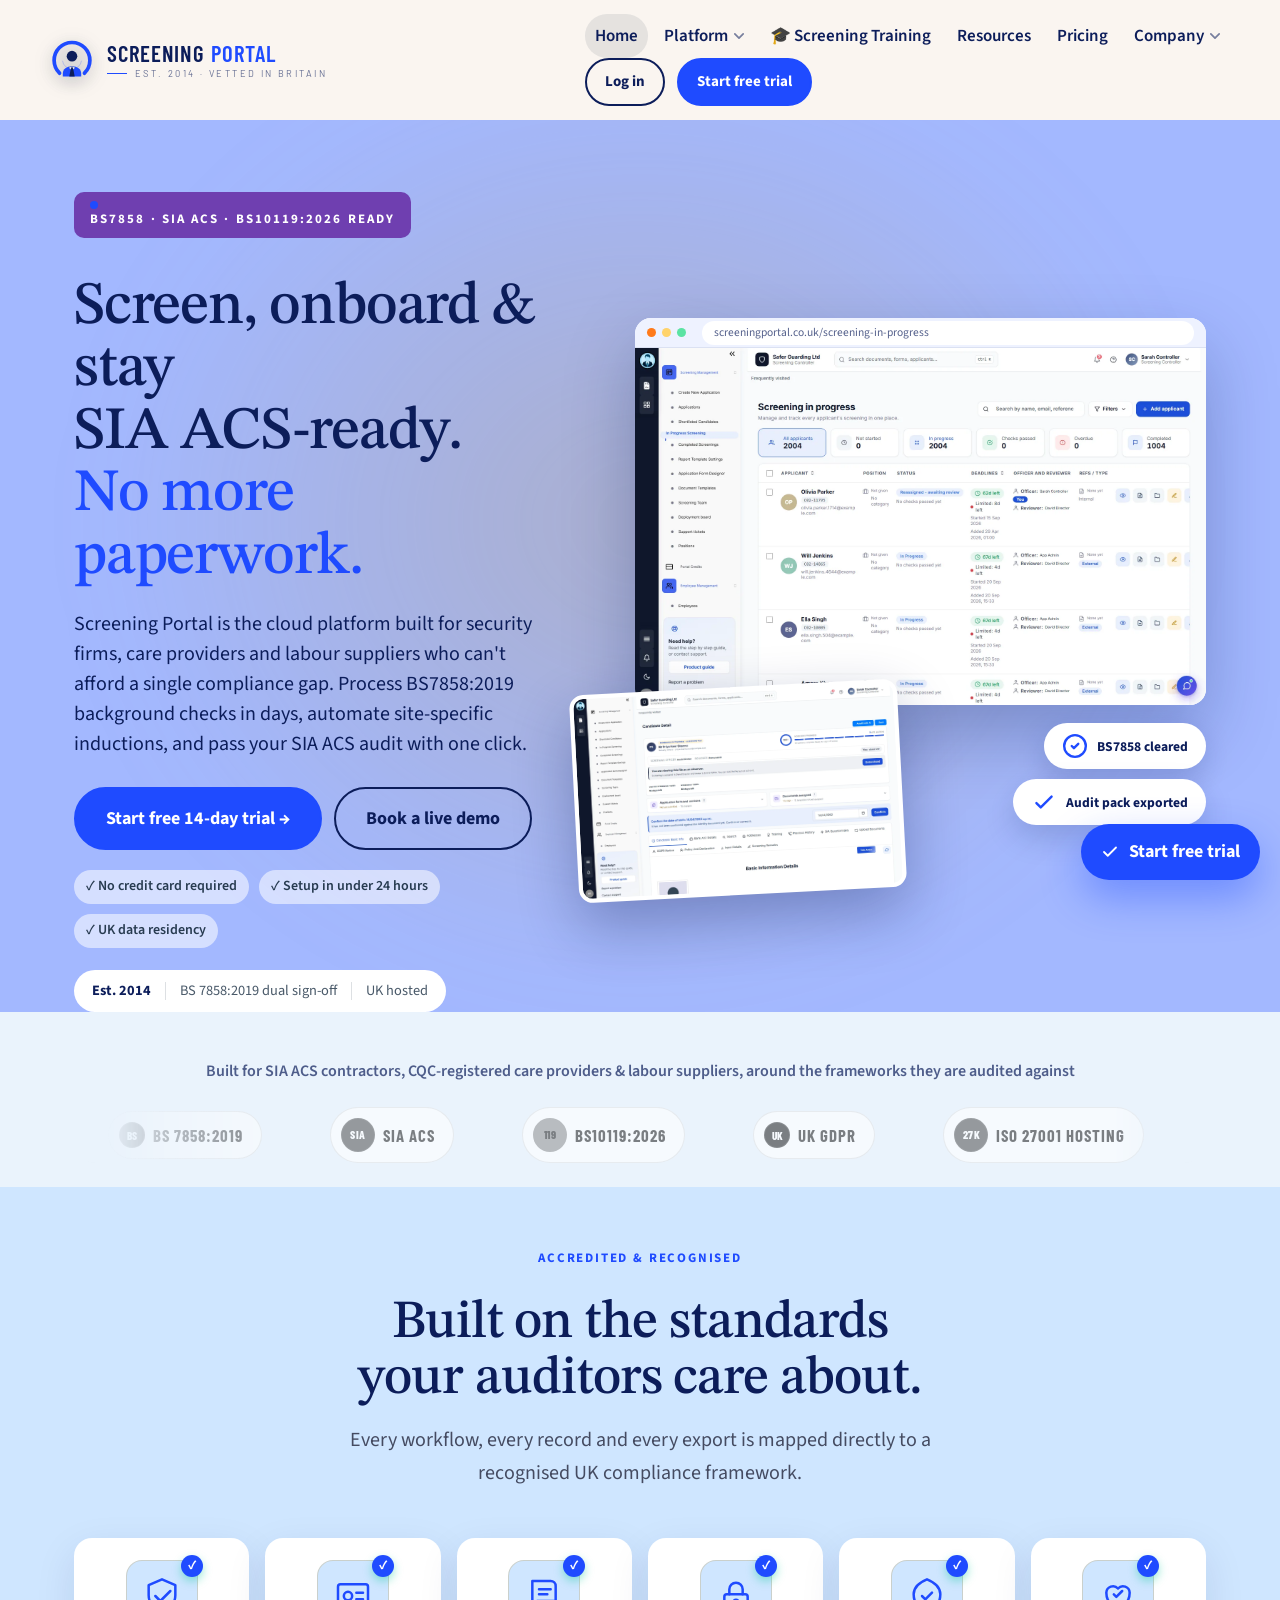
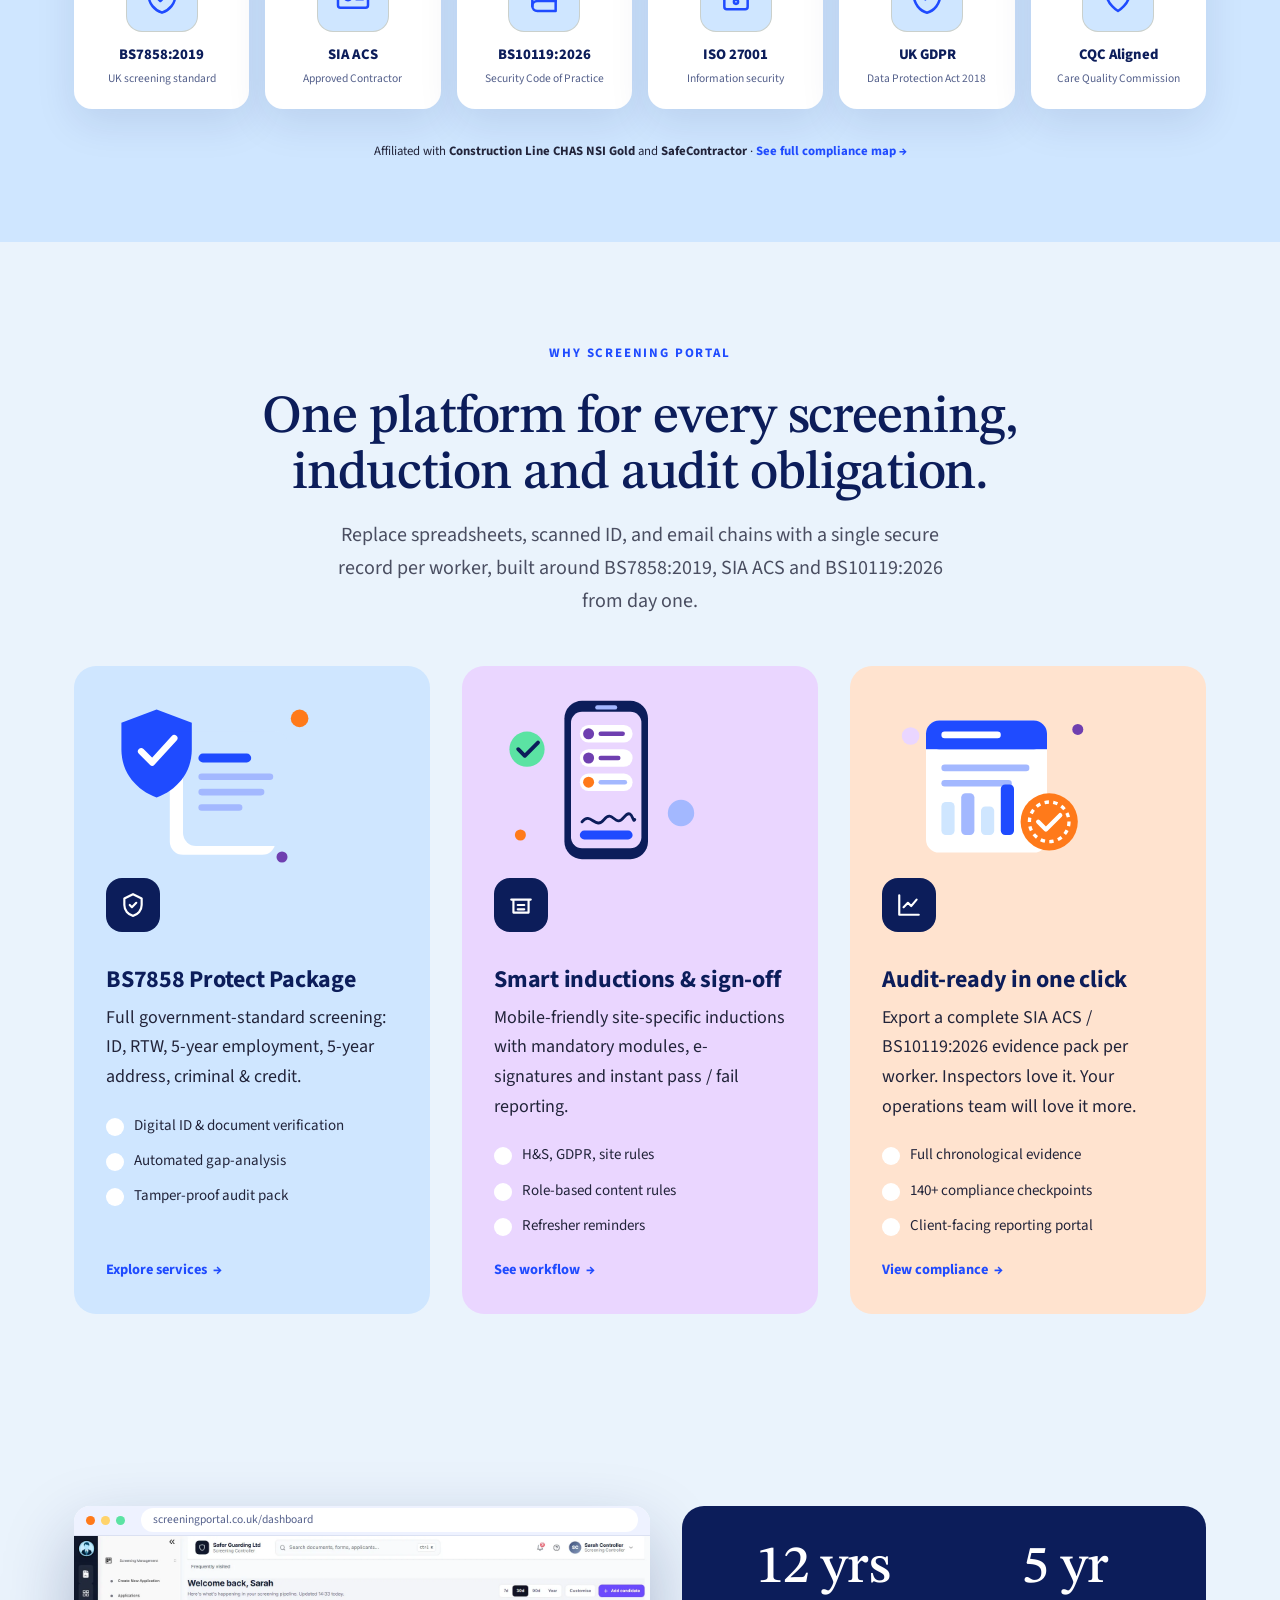
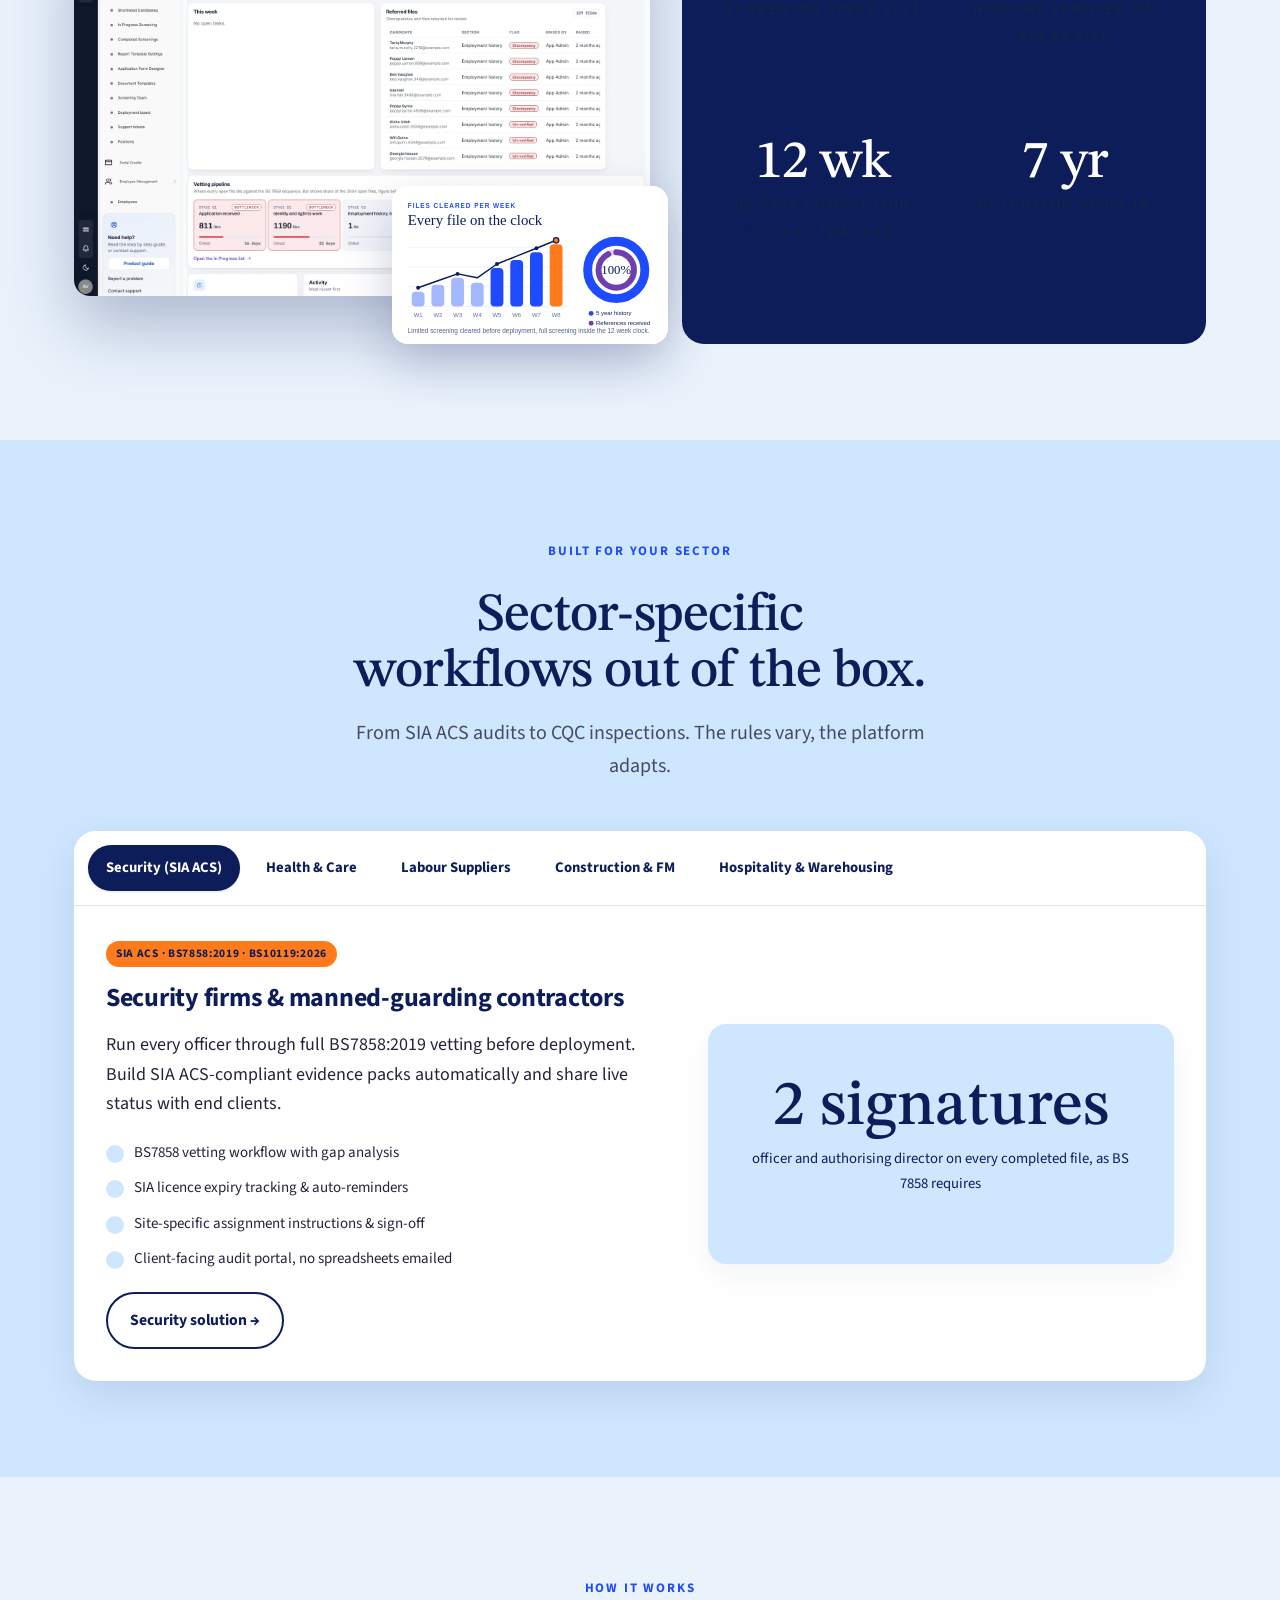
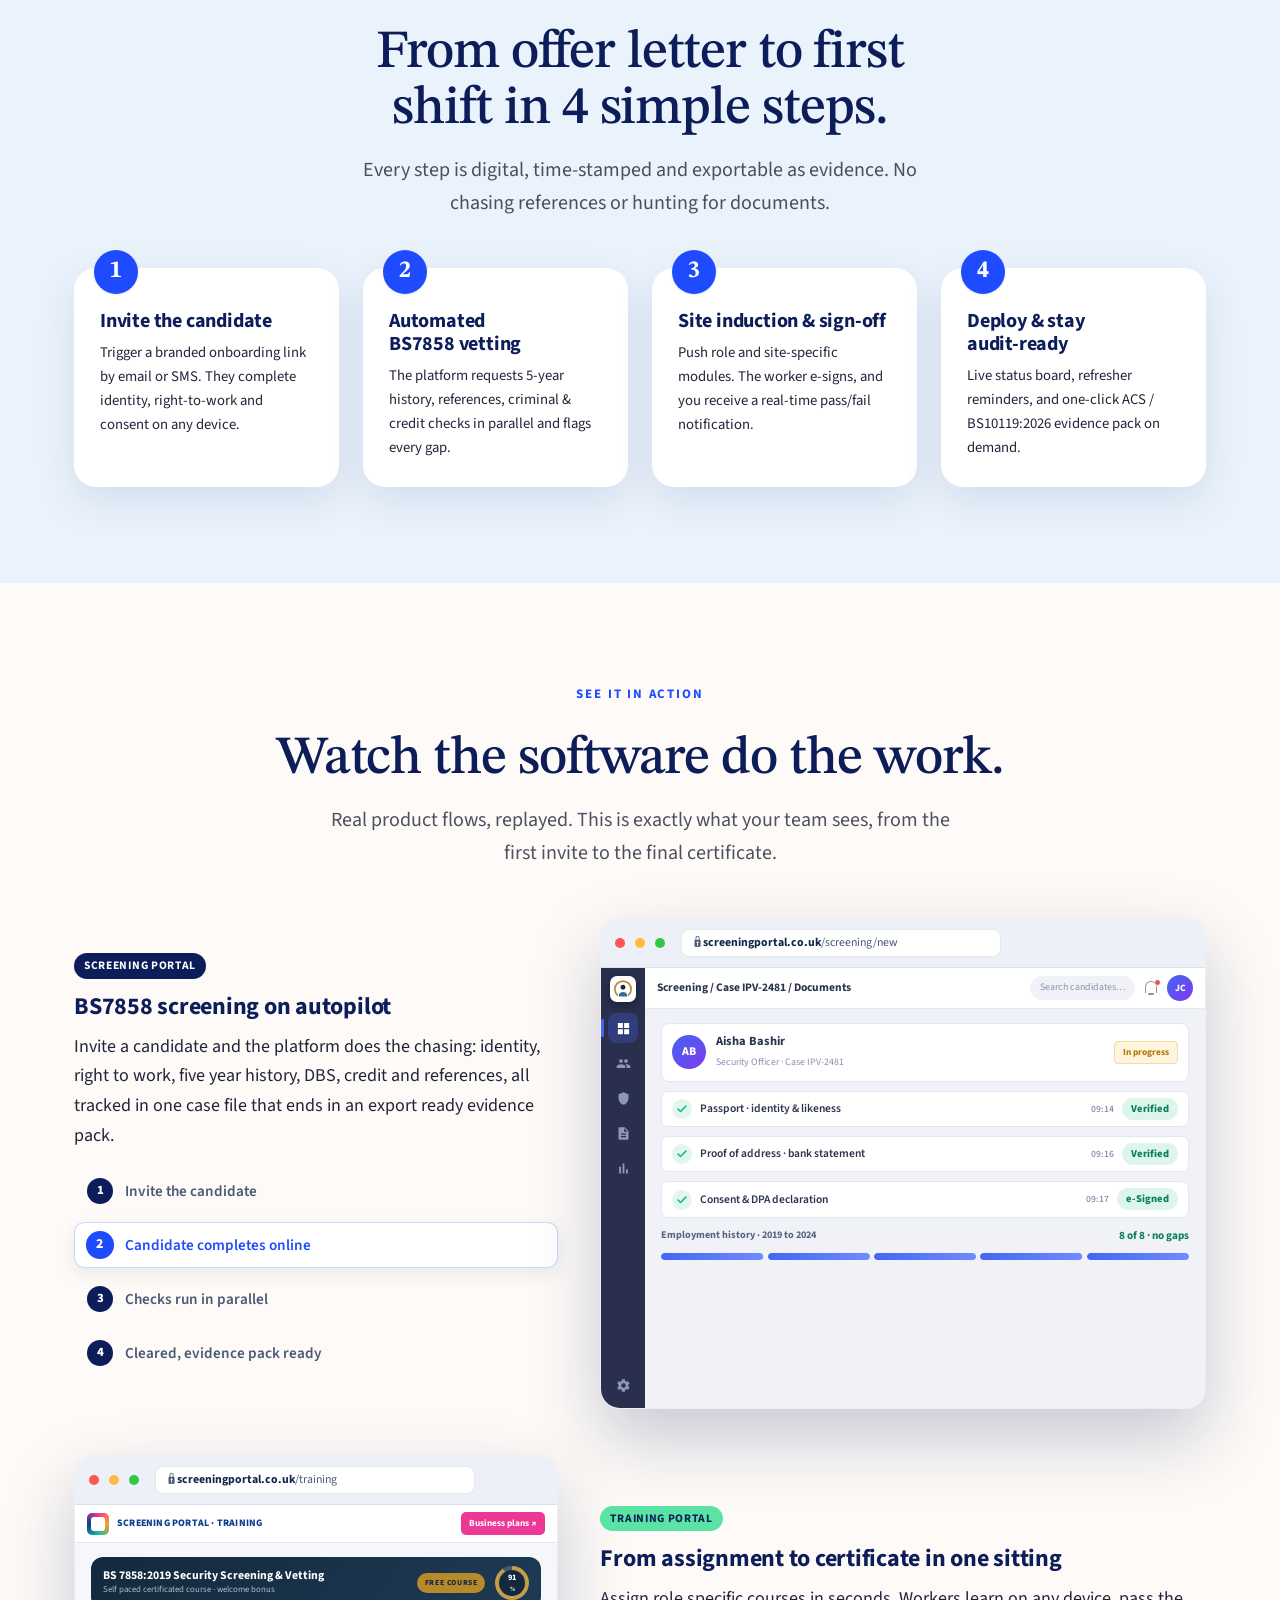
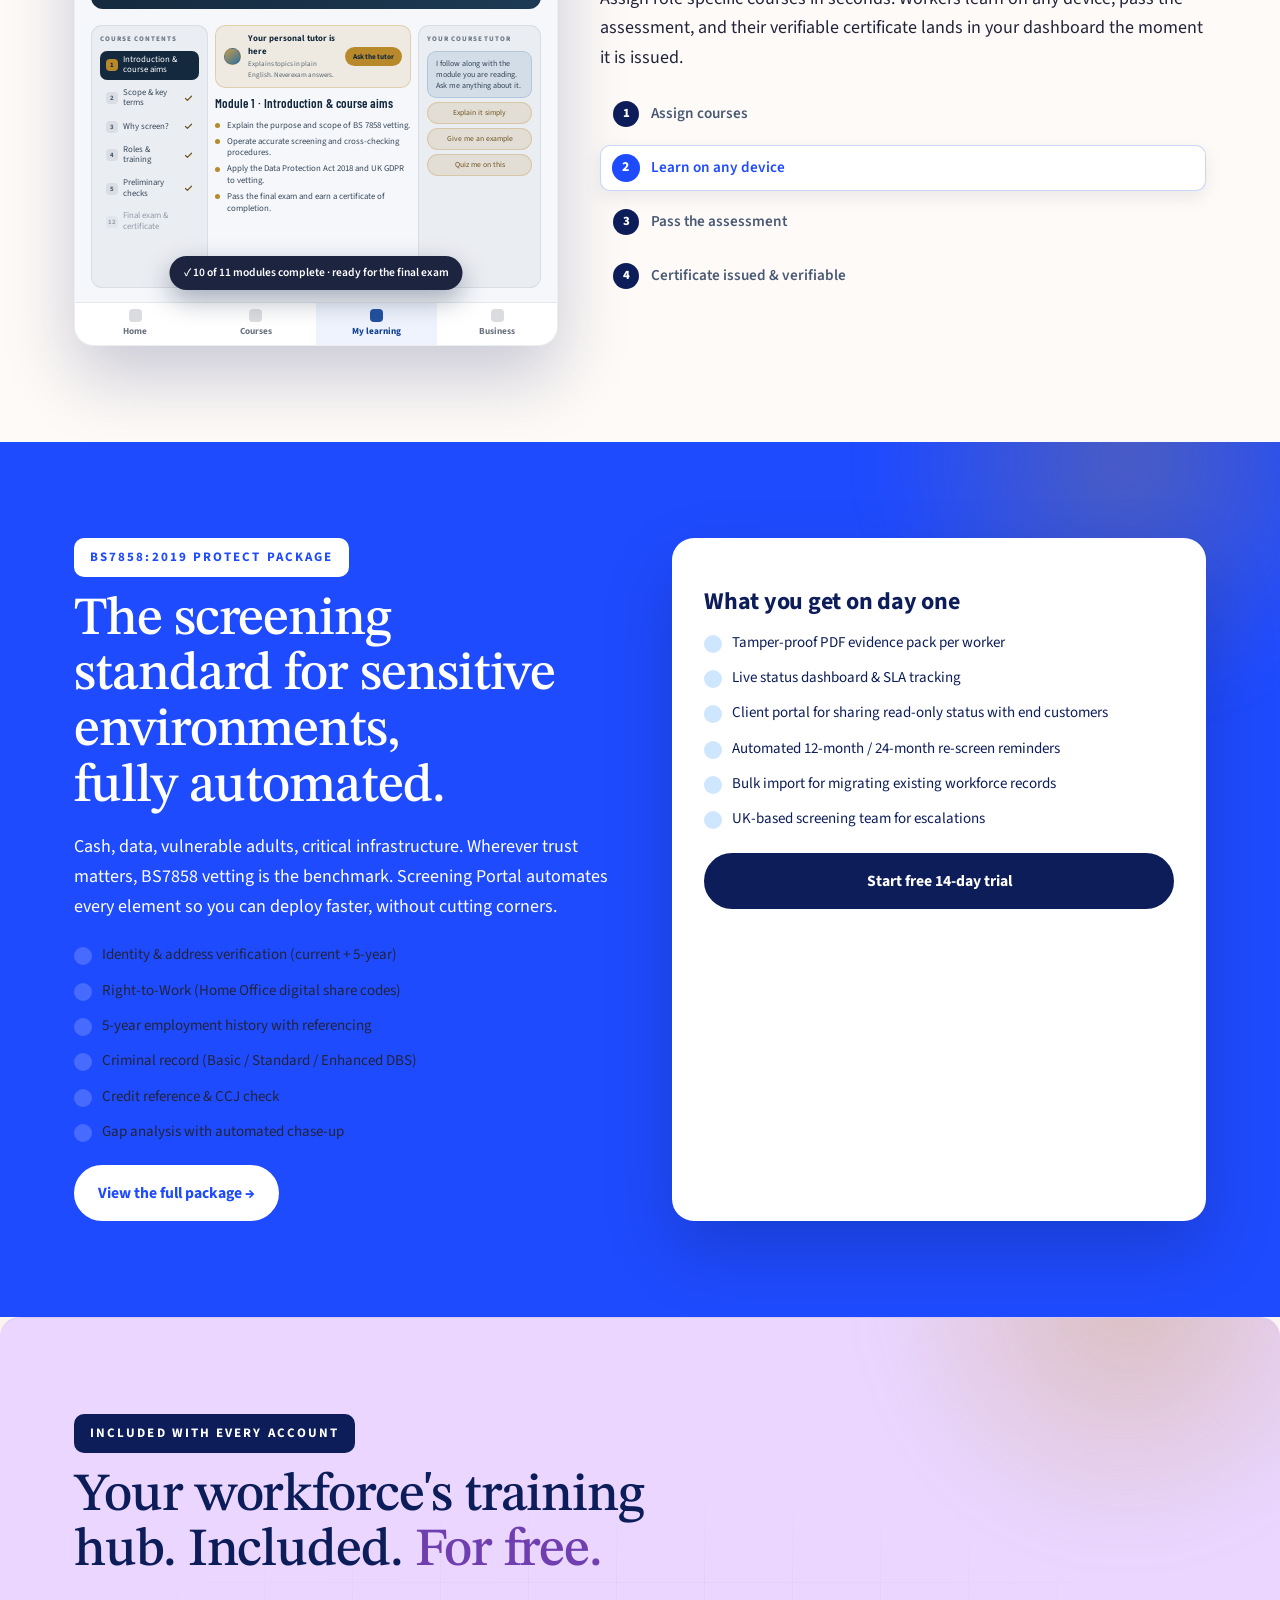
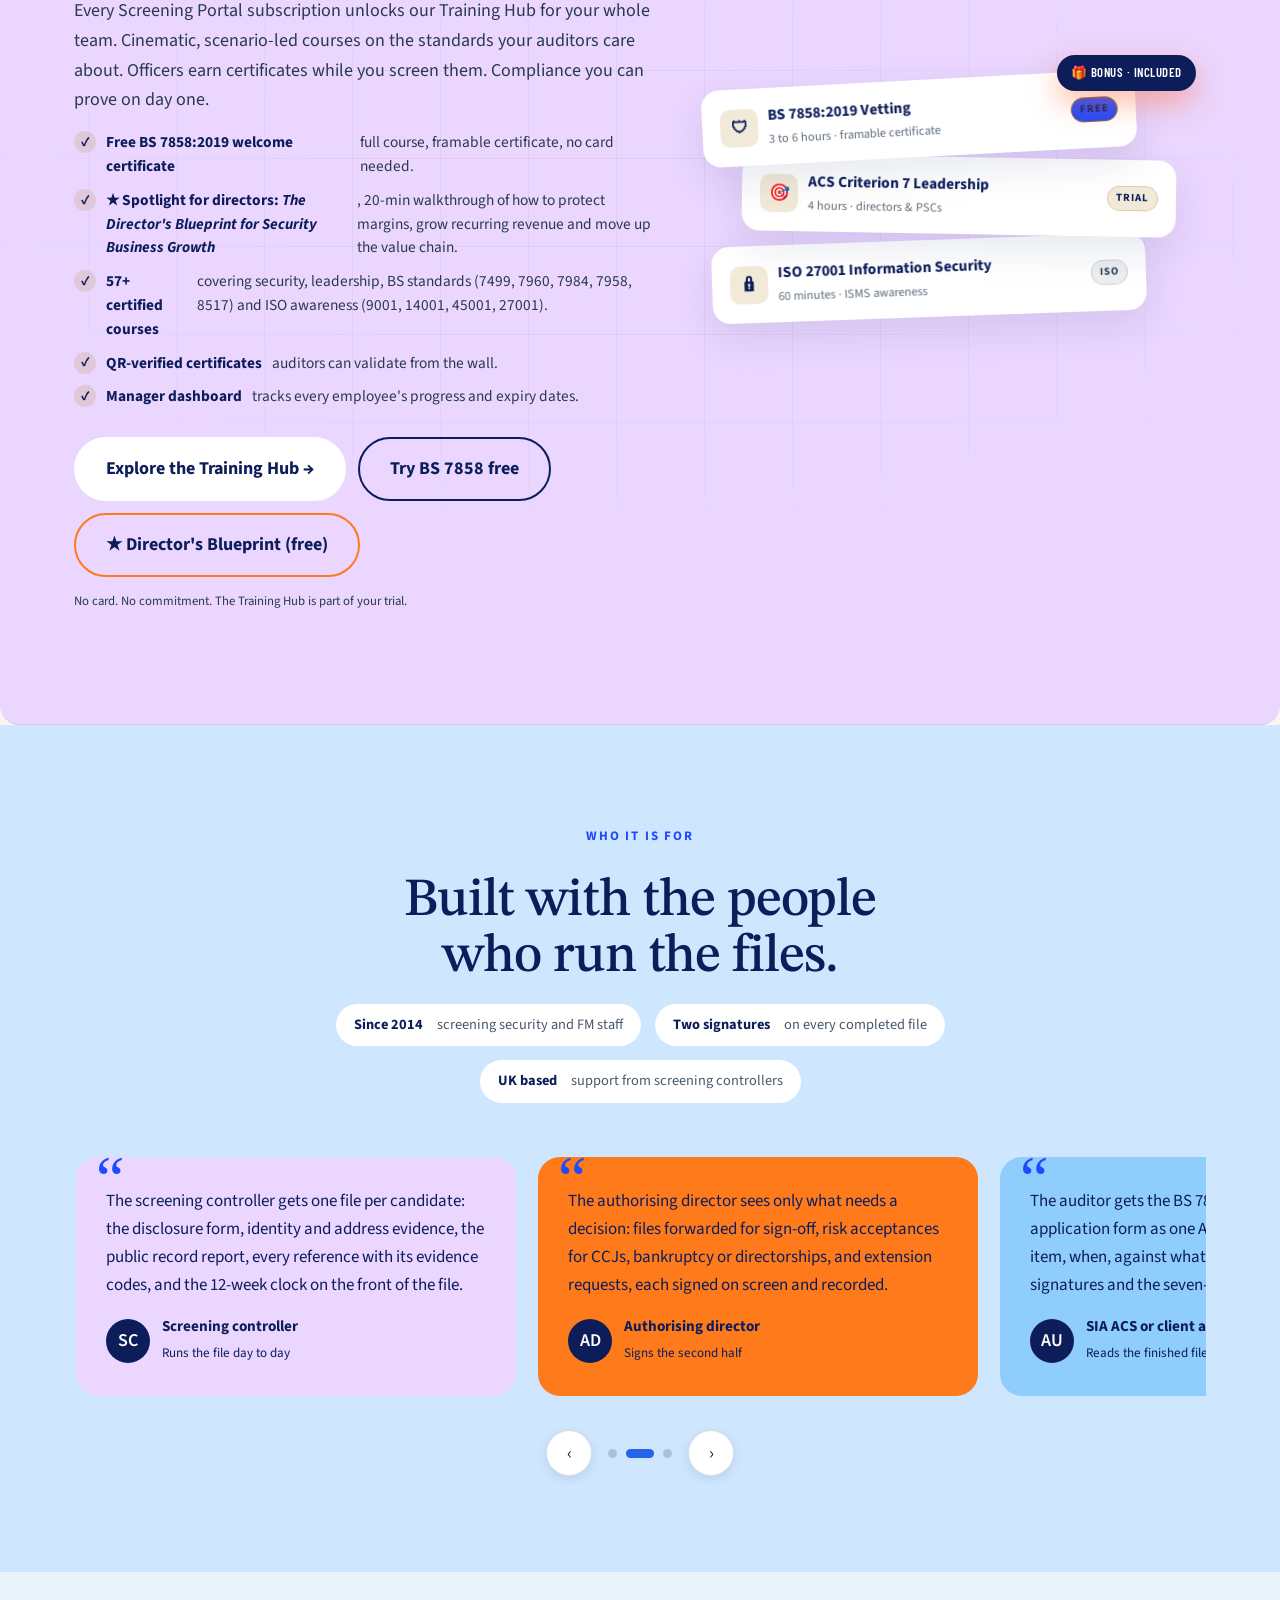
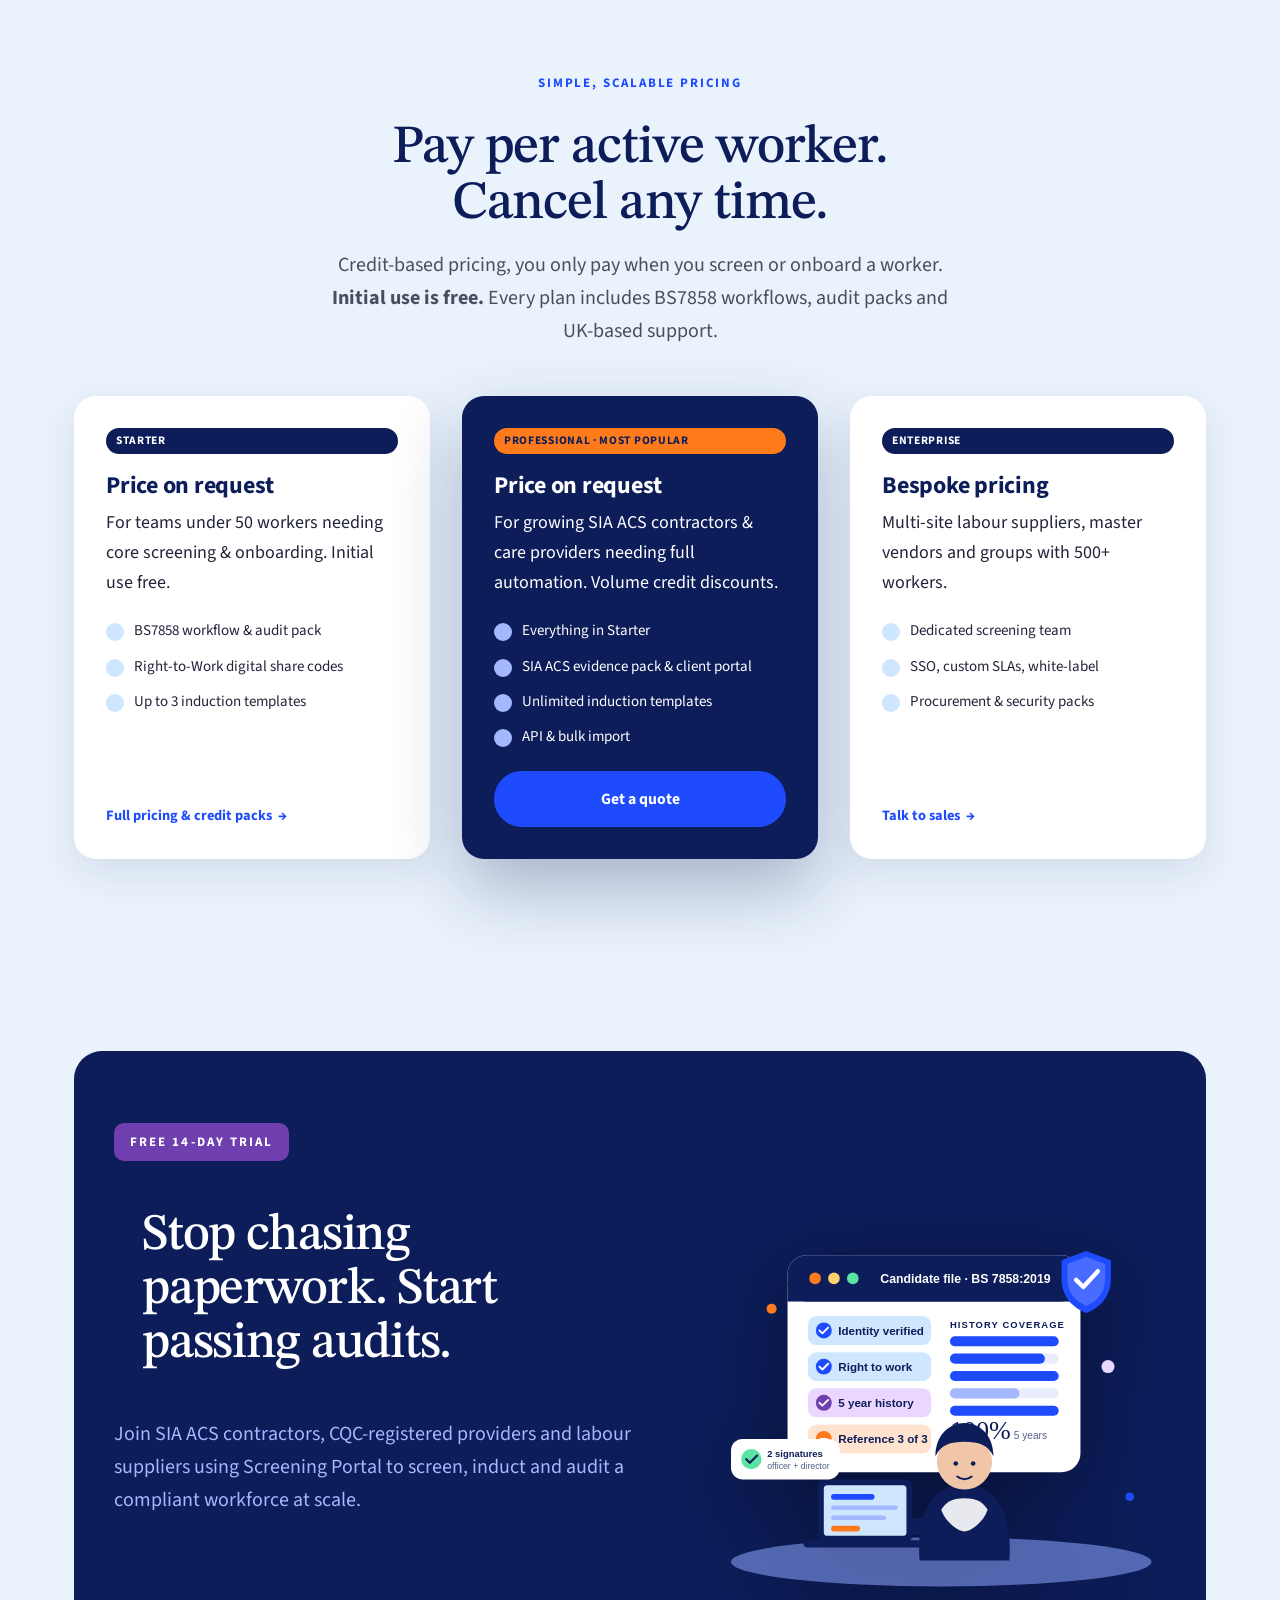
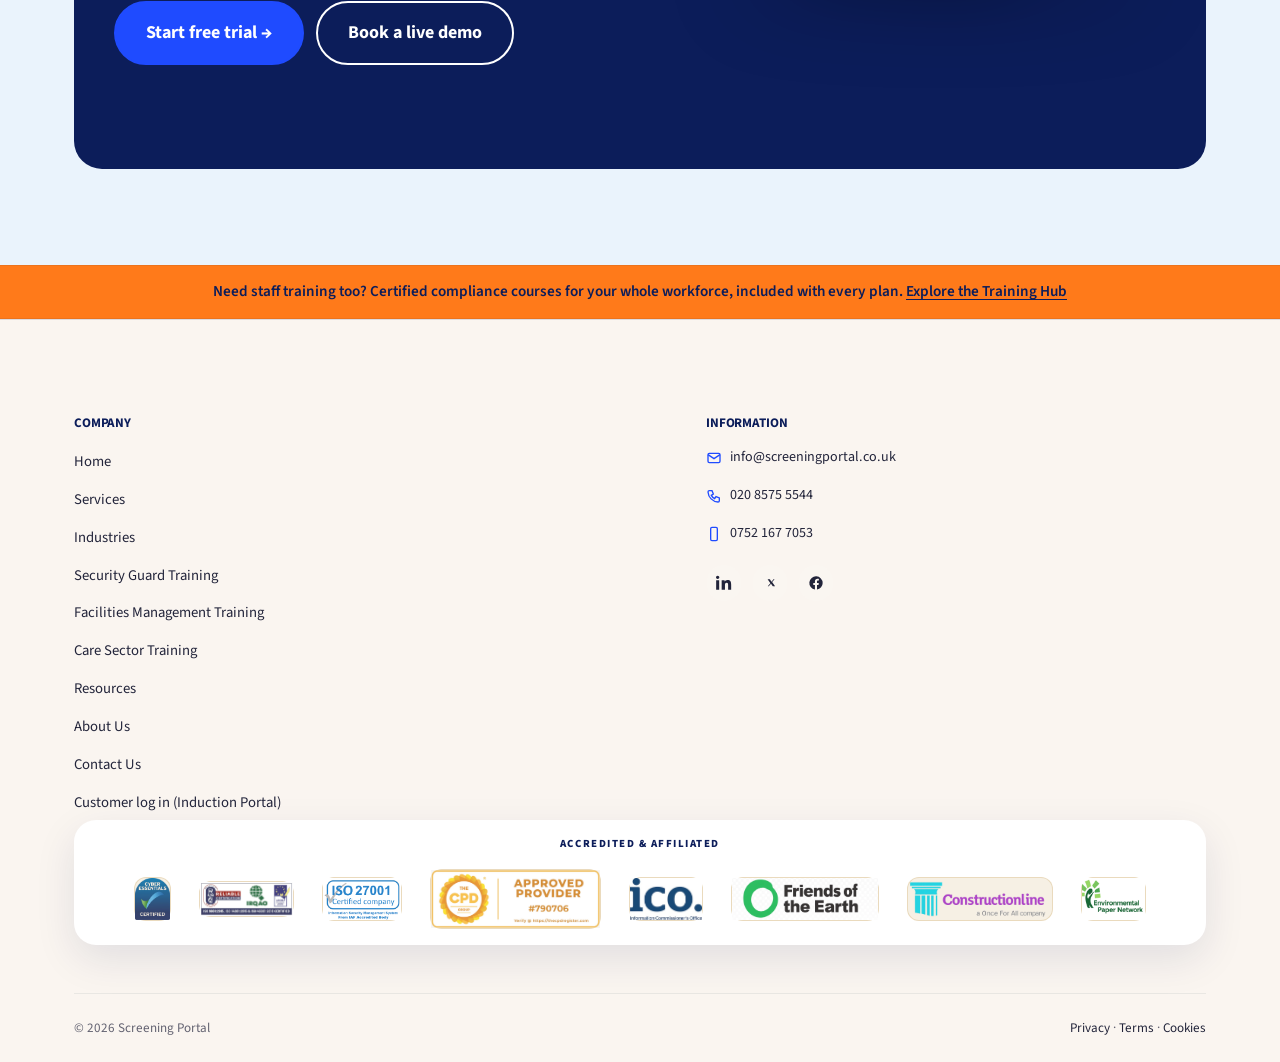
<file: index.html>
﻿<!doctype html>
<html lang="en-GB">
<head>
<link rel="icon" href="/favicon.svg?v=3" type="image/svg+xml">
<link rel="alternate icon" href="/favicon.ico?v=3" sizes="16x16 32x32 48x48">
<link rel="apple-touch-icon" href="/apple-touch-icon.png?v=3">
<link rel="manifest" href="/site.webmanifest?v=3">
<meta name="theme-color" content="#eaf3fc">
<meta charset="utf-8">
<meta name="viewport" content="width=device-width,initial-scale=1">
<title>Screening Portal | BS7858 Screening & Compliance Software for SIA ACS, BS10119:2026 & Labour Suppliers</title>
<meta name="description" content="Cloud-based BS7858:2019 screening, SIA ACS audit trails and BS10119:2026-ready onboarding for security, care and labour suppliers. Start your free 14-day trial. No card required.">
  <link rel="canonical" href="https://www.screeningportal.co.uk/">
  <meta property="og:type" content="website">
  <meta property="og:site_name" content="Screening Portal">
  <meta property="og:title" content="Screening Portal | BS7858 Screening & Compliance Software for SIA ACS, BS10119:2026 & Labour Suppliers">
  <meta property="og:description" content="Cloud-based BS7858:2019 screening, SIA ACS audit trails and BS10119:2026-ready onboarding for security, care and labour suppliers. Start your free 14-day trial. No card required.">
  <meta property="og:url" content="https://www.screeningportal.co.uk/">
  <meta property="og:image" content="https://www.screeningportal.co.uk/assets/img/app/dashboard.jpg">
  <meta property="og:image:width" content="1600">
  <meta property="og:image:height" content="1000">
  <meta name="twitter:card" content="summary_large_image">
  <meta name="twitter:image" content="https://www.screeningportal.co.uk/assets/img/app/dashboard.jpg">
  <meta name="twitter:card" content="summary">
<meta name="theme-color" content="#eaf3fc">
<link rel="preconnect" href="https://fonts.googleapis.com">
<link rel="preconnect" href="https://fonts.gstatic.com" crossorigin>
<link rel="stylesheet" href="https://fonts.googleapis.com/css2?family=Barlow:wght@400;500;600;700&family=Barlow+Condensed:wght@500;600;700&family=Inter:wght@400;500;600;700;800;900&display=swap">
<link rel="stylesheet" href="assets/css/style.css?v=2026110101">
<link rel="stylesheet" href="assets/css/premium.css?v=202607120100">
<link rel="stylesheet" href="assets/css/demo.css?v=202607121500">
<link rel="stylesheet" href="assets/css/brand-sp.css?v=1">
<script type="application/ld+json">
{
  "@context": "https://schema.org",
  "@graph": [
    {
      "@type": "Organization",
      "@id": "https://www.screeningportal.co.uk/#organization",
      "name": "Screening Portal",
      "legalName": "Screening Portal",
      "url": "https://www.screeningportal.co.uk/",
      "description": "UK workforce compliance specialists: BS 7858:2019 screening, digital onboarding and online security training for the security, care and labour-supply sectors.",
      "areaServed": "GB",
      "contactPoint": {
        "@type": "ContactPoint",
        "contactType": "sales",
        "url": "https://www.screeningportal.co.uk/contact.html",
        "availableLanguage": "en-GB"
      }
    },
    {
      "@type": "WebSite",
      "@id": "https://www.screeningportal.co.uk/#website",
      "url": "https://www.screeningportal.co.uk/",
      "name": "Screening Portal",
      "publisher": { "@id": "https://www.screeningportal.co.uk/#organization" },
      "inLanguage": "en-GB"
    }
  ]
}
</script>
<link rel="stylesheet" href="assets/css/theme-2026.css?v=2026090801">
<link rel="stylesheet" href="https://fonts.googleapis.com/css2?family=STIX+Two+Text:ital,wght@0,400..700;1,400&family=Source+Sans+3:wght@400;600;700&display=swap">
<link rel="stylesheet" href="assets/css/theme-wave.css?v=2026110203">
</head>
<body class="wave-home">

<a class="skip-link" href="#main-content">Skip to content</a>
<noscript><style>.reveal{opacity:1 !important;transform:none !important}</style></noscript>
<!-- ============ HEADER ============ -->
<header class="site-header">
  <div class="container nav">
    <a class="brand" href="index.html" aria-label="Screening Portal home">
      <span class="brand-mark" aria-hidden="true">
        <svg viewBox="0 0 64 64" width="100%" height="100%" fill="none" role="img" aria-label="Screening Portal"><path d="M13.9 51.2a26 26 0 1 1 36.2 0" stroke="#b8892b" stroke-width="5.4" stroke-linecap="round"></path><path d="M18.2 33.6a14 14 0 0 0 27.6 0" stroke="#b8892b" stroke-opacity=".28" stroke-width="1.2" stroke-linecap="round"></path><circle cx="32" cy="26.4" r="7.7" fill="#14293d"></circle><path d="M18.6 56v-4.1c0-6.6 5.7-10.7 13.4-10.7s13.4 4.1 13.4 10.7V56z" fill="#2f6f9e"></path><path d="M32 41.2l4.6 2.1-2.6 2.4 1.9 10.3h-7.8l1.9-10.3-2.6-2.4z" fill="#14293d"></path><path d="M32 41.2l-4.6 2.1 2.6 2.4zM32 41.2l4.6 2.1-2.6 2.4z" fill="#f7fbff" fill-opacity=".9"></path></svg>
      </span>
      <span class="brand-word">
        <span class="brand-name">Screening <span>Portal</span></span>
        <span class="brand-tag"><i aria-hidden="true"></i>Est. 2014 &middot; Vetted in Britain</span>
      </span>
    </a>

    <nav class="mobile-panel" aria-label="Primary">
      <ul class="nav-list">
        <li><a href="index.html">Home</a></li>

        <li class="has-dropdown">
          <button type="button" class="nav-trigger" aria-haspopup="true" aria-expanded="false">
            Platform
            <svg class="caret" width="12" height="7" viewBox="0 0 12 7" aria-hidden="true"><path d="M1 1l5 5 5-5" fill="none" stroke="currentColor" stroke-width="2" stroke-linecap="round" stroke-linejoin="round"/></svg>
          </button>
          <ul class="nav-dropdown" role="menu">
            <li><a href="services.html">Screening Services<small>BS 7858, RTW, DBS, references</small></a></li>
            <li><a href="compliance.html">Compliance Map<small>SIA ACS, BS10119:2026, ISO 27001</small></a></li>
            <li><a href="solutions.html">Industry Solutions<small>Security, Care, Labour, FM</small></a></li>
          </ul>
        </li>

        <li><a href="training.html" title="Free BS 7858 screening training course">🎓 Screening Training</a></li>
        <li><a href="resources.html">Resources</a></li>

        <li><a href="pricing.html">Pricing</a></li>

        <li class="has-dropdown">
          <button type="button" class="nav-trigger" aria-haspopup="true" aria-expanded="false">
            Company
            <svg class="caret" width="12" height="7" viewBox="0 0 12 7" aria-hidden="true"><path d="M1 1l5 5 5-5" fill="none" stroke="currentColor" stroke-width="2" stroke-linecap="round" stroke-linejoin="round"/></svg>
          </button>
          <ul class="nav-dropdown" role="menu">
            <li><a href="about.html">About us</a></li>
            <li><a href="contact.html">Contact &amp; demo</a></li>
          </ul>
        </li>
      </ul>
      <div class="nav-cta">
        <a class="btn btn--outline btn--sm" href="https://portal.screeningportal.co.uk/admin/users/login" target="_blank" rel="noopener">Log in</a>
        <a class="btn btn--primary btn--sm" href="https://portal.screeningportal.co.uk/register" target="_blank" rel="noopener" data-trial>Start free trial</a>
      </div>
    </nav>

    <button class="nav-toggle" aria-label="Toggle menu" aria-expanded="false">
      <span></span><span></span><span></span>
    </button>
  </div>
</header>

<!-- ============ HERO ============ -->
<section id="main-content" role="main" class="hero">
  <div class="container hero-grid">
    <div class="reveal">
      <span class="kicker">BS7858 · SIA ACS · BS10119:2026 READY</span>
      <h1>
        <span class="h1-line">Screen, onboard &amp;</span>
        <span class="h1-line">stay <span class="accent ip-rotator" data-words="audit-ready,SIA ACS-ready,CQC-ready,BS7858 compliant,inspection-proof">audit-ready</span>.</span>
        <span class="h1-line text-gradient">No more paperwork.</span>
      </h1>
      <p class="lead">
        Screening Portal is the cloud platform built for security firms, care providers and labour suppliers
        who can't afford a single compliance gap. Process BS7858:2019 background checks in days, automate
        site-specific inductions, and pass your SIA ACS audit with one click.
      </p>

      <div class="hero-cta">
        <a class="btn btn--primary btn--lg" href="https://portal.screeningportal.co.uk/register" target="_blank" rel="noopener" data-trial>Start free 14-day trial →</a>
        <a class="btn btn--ghost btn--lg" href="#demo">Book a live demo</a>
      </div>

      <div class="hero-meta">
        <span>✓ No credit card required</span>
        <span>✓ Setup in under 24 hours</span>
        <span>✓ UK data residency</span>
      </div>

      <!-- Fact bar inside hero: only statements we can stand behind -->
      <div style="margin-top:22px;">
        <div class="rating-bar">
          <b>Est. 2014</b>
          <span class="divider-v"></span>
          <span>BS 7858:2019 dual sign-off</span>
          <span class="divider-v"></span>
          <span>UK hosted</span>
        </div>
      </div>
    </div>

    <!-- Dashboard mock, with the illustration above it -->
    <div class="hero-visual reveal" data-delay="2">
      <figure class="wave-shot wave-shot--main">
        <div class="wave-shot-bar" aria-hidden="true"><i></i><i></i><i></i><span>screeningportal.co.uk/screening-in-progress</span></div>
        <picture>
          <source srcset="assets/img/app/queue.webp" type="image/webp">
          <img src="assets/img/app/queue.jpg" width="1600" height="1000" alt="Screening Portal: the Screening in progress list, every applicant with status, deadlines, officer and reviewer" fetchpriority="high">
        </picture>
      </figure>
      <figure class="wave-shot wave-shot--second">
        <picture>
          <source srcset="assets/img/app/file.webp" type="image/webp">
          <img src="assets/img/app/file.jpg" width="1600" height="1000" alt="Screening Portal: a candidate file with screening progress, officer and reviewer, timers and section tabs" loading="lazy">
        </picture>
      </figure>
      <div class="float-card tl">
        <svg viewBox="0 0 24 24" fill="none" stroke="currentColor" stroke-width="2.2" stroke-linecap="round" stroke-linejoin="round"><circle cx="12" cy="12" r="10"/><path d="M9 12l2 2 4-4"/></svg>
        BS7858 cleared
      </div>
      <div class="float-card br">
        <svg viewBox="0 0 24 24" fill="none" stroke="currentColor" stroke-width="2.2" stroke-linecap="round" stroke-linejoin="round"><path d="M5 13l4 4L19 7"/></svg>
        Audit pack exported
      </div>

      <div class="dash">
        <div class="dash-head">
          <div><span class="dot r"></span><span class="dot y"></span><span class="dot g"></span></div>
          <h4>Screening Dashboard · Live</h4>
          <span class="dash-when">Today</span>
        </div>
        <div class="dash-stats">
          <div class="dash-stat"><b data-count="248" data-suffix="">0</b><span>In progress</span></div>
          <div class="dash-stat"><b data-count="1893" data-suffix="">0</b><span>Cleared this mo.</span></div>
          <div class="dash-stat"><b data-count="99.4" data-suffix="%" data-decimals="1">0</b><span>SLA met</span></div>
        </div>
        <div class="dash-row"><span>A. Bashir · BS7858 5-yr history</span><span class="pill ok">Cleared</span></div>
        <div class="dash-row"><span>S. O'Reilly · Right-to-Work</span><span class="pill ok">Verified</span></div>
        <div class="dash-row"><span>M. Patel · Credit check</span><span class="pill pending">Pending</span></div>
        <div class="dash-row"><span>K. Nowak · 5-yr address</span><span class="pill ok">Cleared</span></div>
        <div class="dash-row"><span>R. Adeyemi · Reference 3 of 3</span><span class="pill flag">Action req.</span></div>
      </div>
    </div>
  </div>
</section>

<!-- ============ TRUSTED-BY LOGO BAR ============ -->
<section class="section" style="padding-top:48px;padding-bottom:24px;">
  <div class="container">
    <div class="logo-bar reveal">
      <p class="logo-bar-title">Built for SIA ACS contractors, CQC-registered care providers &amp; labour suppliers, around the frameworks they are audited against</p>
      <div class="logo-bar-grid" data-marquee>
        <span class="client-logo"><span class="cl-mark">BS</span>BS 7858:2019</span>
        <span class="client-logo"><span class="cl-mark alt">SIA</span>SIA ACS</span>
        <span class="client-logo"><span class="cl-mark warm">119</span>BS10119:2026</span>
        <span class="client-logo"><span class="cl-mark">UK</span>UK GDPR</span>
        <span class="client-logo"><span class="cl-mark alt">27k</span>ISO 27001 hosting</span>
        <span class="client-logo"><span class="cl-mark warm">DBS</span>DBS &amp; RTW</span>
      </div>
    </div>
  </div>
</section>

<!-- ============ ACCREDITATIONS ============ -->
<section class="section section--soft" style="padding-top:56px;padding-bottom:64px;">
  <div class="container">
    <div class="section-head reveal">
      <span class="kicker">ACCREDITED &amp; RECOGNISED</span>
      <h2>Built on the standards your auditors care about.</h2>
      <p>Every workflow, every record and every export is mapped directly to a recognised UK compliance framework.</p>
    </div>

    <div class="accreditations reveal">
      <div class="accred">
        <div class="accred-mark">
          <svg viewBox="0 0 48 48" fill="none" stroke="currentColor" stroke-width="3" stroke-linecap="round" stroke-linejoin="round"><path d="M24 4l16 7v12c0 10-7 18-16 21-9-3-16-11-16-21V11l16-7z"/><path d="M16 24l6 6 12-12"/></svg>
        </div>
        <b>BS7858:2019</b>
        <small>UK screening standard</small>
      </div>
      <div class="accred">
        <div class="accred-mark">
          <svg viewBox="0 0 48 48" fill="none" stroke="currentColor" stroke-width="3" stroke-linecap="round" stroke-linejoin="round"><rect x="6" y="10" width="36" height="28" rx="3"/><circle cx="18" cy="24" r="5"/><path d="M28 20h8M28 28h8"/></svg>
        </div>
        <b>SIA ACS</b>
        <small>Approved Contractor</small>
      </div>
      <div class="accred">
        <div class="accred-mark">
          <svg viewBox="0 0 48 48" fill="none" stroke="currentColor" stroke-width="3" stroke-linecap="round" stroke-linejoin="round"><path d="M10 6h22a6 6 0 0 1 6 6v30H16a6 6 0 0 1-6-6V6z"/><path d="M10 36a6 6 0 0 1 6-6h22"/><path d="M18 16h14M18 22h10"/></svg>
        </div>
        <b>BS10119:2026</b>
        <small>Security Code of Practice</small>
      </div>
      <div class="accred">
        <div class="accred-mark">
          <svg viewBox="0 0 48 48" fill="none" stroke="currentColor" stroke-width="3" stroke-linecap="round" stroke-linejoin="round"><rect x="10" y="22" width="28" height="18" rx="3"/><path d="M16 22v-6a8 8 0 0 1 16 0v6"/><circle cx="24" cy="31" r="2.5"/></svg>
        </div>
        <b>ISO 27001</b>
        <small>Information security</small>
      </div>
      <div class="accred">
        <div class="accred-mark">
          <svg viewBox="0 0 48 48" fill="none" stroke="currentColor" stroke-width="3" stroke-linecap="round" stroke-linejoin="round"><path d="M24 4C14 8 8 14 8 22c0 12 8 20 16 22 8-2 16-10 16-22 0-8-6-14-16-18z"/><path d="M18 24l4 4 8-8"/></svg>
        </div>
        <b>UK GDPR</b>
        <small>Data Protection Act 2018</small>
      </div>
      <div class="accred">
        <div class="accred-mark">
          <svg viewBox="0 0 48 48" fill="none" stroke="currentColor" stroke-width="3" stroke-linecap="round" stroke-linejoin="round"><path d="M24 42s-14-8-14-22a8 8 0 0 1 14-5 8 8 0 0 1 14 5c0 14-14 22-14 22z"/><path d="M19 22l3 3 7-7"/></svg>
        </div>
        <b>CQC Aligned</b>
        <small>Care Quality Commission</small>
      </div>
    </div>

    <p class="center tiny mt-6">
      Affiliated with <b>Construction Line</b> <b>CHAS</b> <b>NSI Gold</b> and <b>SafeContractor</b> &middot;
      <a href="compliance.html" style="color:var(--c-blue-500);font-weight:700;">See full compliance map →</a>
    </p>
  </div>
</section>

<!-- ============ VALUE PROPS ============ -->
<section class="section">
  <div class="container">
    <div class="section-head reveal">
      <span class="kicker">WHY SCREENING PORTAL</span>
      <h2>One platform for every screening, induction and audit obligation.</h2>
      <p>Replace spreadsheets, scanned ID, and email chains with a single secure record per worker, built around BS7858:2019, SIA ACS and BS10119:2026 from day one.</p>
    </div>

    <div class="row cols-3 wave-value">
      <div class="card reveal">
        <img class="wave-spot" src="assets/img/illus/spot-shield.svg" width="200" height="160" alt="" loading="lazy">
        <div class="icon">
          <svg viewBox="0 0 24 24" fill="none" stroke="currentColor" stroke-width="2" stroke-linecap="round" stroke-linejoin="round"><path d="M12 2l8 4v6c0 5-3.5 9-8 10-4.5-1-8-5-8-10V6l8-4z"/><path d="M9 12l2 2 4-4"/></svg>
        </div>
        <h3>BS7858 Protect Package</h3>
        <p>Full government-standard screening: ID, RTW, 5-year employment, 5-year address, criminal &amp; credit.</p>
        <ul class="feature-list">
          <li>Digital ID &amp; document verification</li>
          <li>Automated gap-analysis</li>
          <li>Tamper-proof audit pack</li>
        </ul>
        <a class="more" href="services.html">Explore services</a>
      </div>

      <div class="card reveal" data-delay="1">
        <img class="wave-spot" src="assets/img/illus/spot-induction.svg" width="200" height="160" alt="" loading="lazy">
        <div class="icon">
          <svg viewBox="0 0 24 24" fill="none" stroke="currentColor" stroke-width="2" stroke-linecap="round" stroke-linejoin="round"><path d="M3 7h18M5 7v12h14V7"/><path d="M9 12h6M9 16h6"/></svg>
        </div>
        <h3>Smart inductions &amp; sign-off</h3>
        <p>Mobile-friendly site-specific inductions with mandatory modules, e-signatures and instant pass / fail reporting.</p>
        <ul class="feature-list">
          <li>H&amp;S, GDPR, site rules</li>
          <li>Role-based content rules</li>
          <li>Refresher reminders</li>
        </ul>
        <a class="more" href="services.html#inductions">See workflow</a>
      </div>

      <div class="card reveal" data-delay="2">
        <img class="wave-spot" src="assets/img/illus/spot-audit.svg" width="200" height="160" alt="" loading="lazy">
        <div class="icon">
          <svg viewBox="0 0 24 24" fill="none" stroke="currentColor" stroke-width="2" stroke-linecap="round" stroke-linejoin="round"><path d="M3 3v18h18"/><path d="M7 14l4-4 3 3 5-6"/></svg>
        </div>
        <h3>Audit-ready in one click</h3>
        <p>Export a complete SIA ACS / BS10119:2026 evidence pack per worker. Inspectors love it. Your operations team will love it more.</p>
        <ul class="feature-list">
          <li>Full chronological evidence</li>
          <li>140+ compliance checkpoints</li>
          <li>Client-facing reporting portal</li>
        </ul>
        <a class="more" href="compliance.html">View compliance</a>
      </div>
    </div>
  </div>
</section>

<!-- ============ STATS ============ -->
<section class="section">
  <div class="container">
    <div class="wave-numbers">
    <div class="wave-chart reveal">
      <figure class="wave-shot wave-shot--flat">
        <div class="wave-shot-bar" aria-hidden="true"><i></i><i></i><i></i><span>screeningportal.co.uk/dashboard</span></div>
        <picture>
          <source srcset="assets/img/app/dashboard.webp" type="image/webp">
          <img src="assets/img/app/dashboard.jpg" width="1600" height="1000" alt="Screening Portal dashboard: this week's tasks, referred files and the vetting pipeline against the BS 7858 sequence" loading="lazy">
        </picture>
      </figure>
      <img class="wave-chart-art" src="assets/img/illus/chart-clearance.svg" width="560" height="320" alt="Chart: files cleared per week rising over eight weeks, with five year history coverage at one hundred percent" loading="lazy">
    </div>
    <div class="stats reveal">
      <div class="stat"><b data-count="12" data-suffix=" yrs">0</b><span>Screening since 2014</span></div>
      <div class="stat"><b data-count="5" data-suffix=" yr">0</b><span>History verified on every file</span></div>
      <div class="stat"><b data-count="12" data-suffix=" wk">0</b><span>BS 7858 completion clock, tracked</span></div>
      <div class="stat"><b data-count="7" data-suffix=" yr">0</b><span>Retention built in</span></div>
    </div>
    </div>
  </div>
</section>

<!-- ============ INDUSTRY TABS ============ -->
<section class="section section--soft">
  <div class="container">
    <div class="section-head reveal">
      <span class="kicker">BUILT FOR YOUR SECTOR</span>
      <h2>Sector-specific workflows out of the box.</h2>
      <p>From SIA ACS audits to CQC inspections. The rules vary, the platform adapts.</p>
    </div>

    <div class="industries reveal">
      <div class="tabs" role="tablist">
        <button class="tab is-active" data-tab="ind-security">Security (SIA ACS)</button>
        <button class="tab" data-tab="ind-care">Health &amp; Care</button>
        <button class="tab" data-tab="ind-labour">Labour Suppliers</button>
        <button class="tab" data-tab="ind-construction">Construction &amp; FM</button>
        <button class="tab" data-tab="ind-other">Hospitality &amp; Warehousing</button>
      </div>
      <div class="tab-panels">

        <div id="ind-security" class="tab-panel is-active">
          <div>
            <span class="badge badge--orange">SIA ACS · BS7858:2019 · BS10119:2026</span>
            <h3 class="mt-4">Security firms &amp; manned-guarding contractors</h3>
            <p>Run every officer through full BS7858:2019 vetting before deployment. Build SIA ACS-compliant evidence packs automatically and share live status with end clients.</p>
            <ul class="feature-list">
              <li>BS7858 vetting workflow with gap analysis</li>
              <li>SIA licence expiry tracking &amp; auto-reminders</li>
              <li>Site-specific assignment instructions &amp; sign-off</li>
              <li>Client-facing audit portal, no spreadsheets emailed</li>
            </ul>
            <a class="btn btn--outline" href="solutions.html#security">Security solution →</a>
          </div>
          <div class="tab-visual">
            <div style="text-align:center;">
              <div class="tv-stat">2 signatures</div>
              <p class="tv-cap">officer and authorising director on every completed file, as BS 7858 requires</p>
            </div>
          </div>
        </div>

        <div id="ind-care" class="tab-panel">
          <div>
            <span class="badge badge--green">CQC · DBS · Right-to-Work</span>
            <h3 class="mt-4">Care providers &amp; staffing</h3>
            <p>Enhanced DBS, right-to-work, vaccinations and training records, all in one worker profile. Built for CQC inspection day.</p>
            <ul class="feature-list">
              <li>Enhanced DBS workflow with update-service checks</li>
              <li>Mandatory training matrix &amp; expiry alerts</li>
              <li>Care Certificate &amp; statutory training modules</li>
              <li>Geofenced shift inductions for community workers</li>
            </ul>
            <a class="btn btn--outline" href="solutions.html#care">Care solution →</a>
          </div>
          <div class="tab-visual">
            <div style="text-align:center;">
              <div class="tv-stat">9 hrs</div>
              <p class="tv-cap">average time saved per new starter onboarded</p>
            </div>
          </div>
        </div>

        <div id="ind-labour" class="tab-panel">
          <div>
            <span class="badge badge--navy">GLAA · REC · Master Vendor</span>
            <h3 class="mt-4">Labour suppliers &amp; recruitment agencies</h3>
            <p>Place workers faster, and prove compliance to every end client. Master-vendor reporting included.</p>
            <ul class="feature-list">
              <li>Bulk onboarding &amp; transfer of compliance records</li>
              <li>GLAA, REC &amp; modern-slavery evidence</li>
              <li>Client-branded compliance portals</li>
              <li>Auto-renewal of right-to-work checks</li>
            </ul>
            <a class="btn btn--outline" href="solutions.html#labour">Labour solution →</a>
          </div>
          <div class="tab-visual">
            <div style="text-align:center;">
              <div class="tv-stat">3 days</div>
              <p class="tv-cap">typical time-to-deploy a fully screened worker</p>
            </div>
          </div>
        </div>

        <div id="ind-construction" class="tab-panel">
          <div>
            <span class="badge badge--navy">CSCS · CHAS · Construction Line</span>
            <h3 class="mt-4">Construction &amp; facilities management</h3>
            <p>CSCS card validation, site inductions and equipment custody for every contractor, every visit.</p>
            <ul class="feature-list">
              <li>Site-specific digital inductions &amp; sign-off</li>
              <li>PPE &amp; equipment custody records</li>
              <li>CSCS / CPCS verification</li>
              <li>Geofenced clock-in for site presence</li>
            </ul>
            <a class="btn btn--outline" href="solutions.html#construction">Construction solution →</a>
          </div>
          <div class="tab-visual">
            <div style="text-align:center;">
              <div class="tv-stat">62%</div>
              <p class="tv-cap">reduction in induction admin time on average</p>
            </div>
          </div>
        </div>

        <div id="ind-other" class="tab-panel">
          <div>
            <span class="badge badge--navy">Hospitality · Warehousing · Wholesale</span>
            <h3 class="mt-4">Hospitality, warehousing &amp; distribution</h3>
            <p>High-turnover workforce? Onboard in minutes, not days. Auto-renew expiring documents and stay audit-ready.</p>
            <ul class="feature-list">
              <li>Right-to-work + personal licence checks</li>
              <li>Allergen, manual handling &amp; H&amp;S modules</li>
              <li>Bulk seasonal onboarding</li>
              <li>Real-time headcount &amp; clearance status</li>
            </ul>
            <a class="btn btn--outline" href="solutions.html#hospitality">All sectors →</a>
          </div>
          <div class="tab-visual">
            <div style="text-align:center;">
              <div class="tv-stat">4×</div>
              <p class="tv-cap">faster bulk onboarding vs. manual processes</p>
            </div>
          </div>
        </div>

      </div>
    </div>
  </div>
</section>

<!-- ============ HOW IT WORKS ============ -->
<section class="section">
  <div class="container">
    <div class="section-head reveal">
      <span class="kicker">HOW IT WORKS</span>
      <h2>From offer letter to first shift in 4 simple steps.</h2>
      <p>Every step is digital, time-stamped and exportable as evidence. No chasing references or hunting for documents.</p>
    </div>

    <div class="process">
      <div class="step reveal">
        <h4>Invite the candidate</h4>
        <p>Trigger a branded onboarding link by email or SMS. They complete identity, right-to-work and consent on any device.</p>
      </div>
      <div class="step reveal" data-delay="1">
        <h4>Automated BS7858 vetting</h4>
        <p>The platform requests 5-year history, references, criminal &amp; credit checks in parallel and flags every gap.</p>
      </div>
      <div class="step reveal" data-delay="2">
        <h4>Site induction &amp; sign-off</h4>
        <p>Push role and site-specific modules. The worker e-signs, and you receive a real-time pass/fail notification.</p>
      </div>
      <div class="step reveal" data-delay="3">
        <h4>Deploy &amp; stay audit-ready</h4>
        <p>Live status board, refresher reminders, and one-click ACS / BS10119:2026 evidence pack on demand.</p>
      </div>
    </div>
  </div>
</section>

<!-- ============ PRODUCT TOUR (animated demos) ============ -->
<section class="section demo-section" id="product-tour">
  <div class="container">
    <div class="section-head reveal">
      <span class="kicker">SEE IT IN ACTION</span>
      <h2>Watch the software do the work.</h2>
      <p>Real product flows, replayed. This is exactly what your team sees, from the first invite to the final certificate.</p>
    </div>

    <!-- Demo 1: Screening Portal, BS 7858 screening -->
    <div class="demo-row reveal">
      <div class="demo-copy">
        <span class="badge badge--navy">SCREENING PORTAL</span>
        <h3>BS7858 screening on autopilot</h3>
        <p>Invite a candidate and the platform does the chasing: identity, right to work, five year history, DBS, credit and references, all tracked in one case file that ends in an export ready evidence pack.</p>
        <ol class="ip-demo-steps">
          <li class="is-active"><i>1</i> Invite the candidate</li>
          <li><i>2</i> Candidate completes online</li>
          <li><i>3</i> Checks run in parallel</li>
          <li><i>4</i> Cleared, evidence pack ready</li>
        </ol>
      </div>
      <div class="demo-frame" aria-hidden="true">
        <div class="demo-chrome">
          <span class="cdot r"></span><span class="cdot y"></span><span class="cdot g"></span>
          <span class="demo-url">🔒 <b>screeningportal.co.uk</b>/screening/new</span>
        </div>
        <div class="ip-demo ip-demo--vx" id="demo-vetting">
          <aside class="vx-side">
            <span class="vx-logo" aria-hidden="true"><svg viewBox="0 0 64 64" width="20" height="20" fill="none"><path d="M13.9 51.2a26 26 0 1 1 36.2 0" stroke="#b8892b" stroke-width="5.4" stroke-linecap="round"></path><circle cx="32" cy="26.4" r="7.7" fill="#14293d"></circle><path d="M18.6 56v-4.1c0-6.6 5.7-10.7 13.4-10.7s13.4 4.1 13.4 10.7V56z" fill="#2f6f9e"></path></svg></span>
            <span class="vx-ic is-on"><svg viewBox="0 0 24 24"><path d="M3 3h8v8H3zM13 3h8v8h-8zM3 13h8v8H3zM13 13h8v8h-8z"/></svg></span>
            <span class="vx-ic"><svg viewBox="0 0 24 24"><path d="M16 11c1.66 0 3-1.34 3-3s-1.34-3-3-3-3 1.34-3 3 1.34 3 3 3zm-8 0c1.66 0 3-1.34 3-3S9.66 5 8 5 5 6.34 5 8s1.34 3 3 3zm0 2c-2.33 0-7 1.17-7 3.5V19h14v-2.5C15 14.17 10.33 13 8 13zm8 0c-.29 0-.62.02-.97.05 1.16.84 1.97 1.97 1.97 3.45V19h6v-2.5c0-2.33-4.67-3.5-7-3.5z"/></svg></span>
            <span class="vx-ic"><svg viewBox="0 0 24 24"><path d="M12 2L4 5v6c0 5 3.4 9.7 8 11 4.6-1.3 8-6 8-11V5l-8-3z"/></svg></span>
            <span class="vx-ic"><svg viewBox="0 0 24 24"><path d="M14 2H6a2 2 0 0 0-2 2v16a2 2 0 0 0 2 2h12a2 2 0 0 0 2-2V8l-6-6zm2 16H8v-2h8v2zm0-4H8v-2h8v2zm-3-5V3.5L18.5 9H13z"/></svg></span>
            <span class="vx-ic"><svg viewBox="0 0 24 24"><path d="M5 9h3v11H5zM10.5 4h3v16h-3zM16 13h3v7h-3z"/></svg></span>
            <span class="vx-ic vx-ic--end"><svg viewBox="0 0 24 24"><path d="M19.4 13c.04-.32.06-.66.06-1s-.02-.68-.06-1l2.1-1.65a.5.5 0 0 0 .12-.64l-2-3.46a.5.5 0 0 0-.61-.22l-2.49 1a7.3 7.3 0 0 0-1.73-1l-.38-2.65A.5.5 0 0 0 13.9 2h-4a.5.5 0 0 0-.5.42L9 5.07c-.63.26-1.21.6-1.74 1l-2.48-1a.5.5 0 0 0-.61.22l-2 3.46a.5.5 0 0 0 .12.64L4.4 11c-.04.32-.06.66-.06 1s.02.68.06 1l-2.1 1.65a.5.5 0 0 0-.12.64l2 3.46c.14.24.42.34.61.22l2.49-1c.53.4 1.11.74 1.73 1l.38 2.65a.5.5 0 0 0 .5.42h4a.5.5 0 0 0 .5-.42l.38-2.65c.63-.26 1.21-.6 1.74-1l2.48 1c.2.12.47 0 .61-.22l2-3.46a.5.5 0 0 0-.12-.64L19.4 13zM12 15.5A3.5 3.5 0 1 1 12 8.5a3.5 3.5 0 0 1 0 7z"/></svg></span>
          </aside>
          <div class="vx-main">
            <div class="vx-top">
              <span class="vx-crumb">Screening / New case</span>
              <span class="vx-search">Search candidates…</span>
              <span class="vx-bell"><i></i></span>
              <span class="vx-avatar">JC</span>
            </div>
            <div class="vx-stage">

              <div class="ip-scene is-active" data-dur="5400" data-crumb="Screening / New case">
                <div class="vx-h"><b>New screening case</b><span class="vx-chip">BS7858:2019 · PROTECT</span></div>
                <div class="vx-form">
                  <div class="vx-field"><label>First name</label><div class="vx-box">Aisha</div></div>
                  <div class="vx-field"><label>Surname</label><div class="vx-box">Bashir</div></div>
                  <div class="vx-field"><label>Role applied for</label><div class="vx-box">Security Officer (Manned Guarding)<i class="vx-caret"></i></div></div>
                  <div class="vx-field"><label>Screening package</label><div class="vx-box">BS7858:2019 · full screen<i class="vx-caret"></i></div></div>
                  <div class="vx-field vx-field--wide"><label>Candidate email</label><div class="vx-box"><span class="type" style="--w:19ch;--at:.5s">aisha.b@mailbox.uk</span></div></div>
                </div>
                <button class="vx-btn" style="--press:2.9s" tabindex="-1">Create case &amp; send invite</button>
                <div class="demo-toast" style="--at:3.3s">✓ Case IPV-2481 created · invite sent by email and SMS</div>
              </div>

              <div class="ip-scene" data-dur="5600" data-crumb="Screening / Case IPV-2481 / Documents">
                <div class="vx-cand">
                  <span class="vx-avatar vx-avatar--lg">AB</span>
                  <span class="vx-cand-meta grow"><b>Aisha Bashir</b><small>Security Officer · Case IPV-2481</small></span>
                  <span class="vx-badge vx-badge--amber">In progress</span>
                </div>
                <div class="vx-row"><span class="ic"><svg class="tk" viewBox="0 0 24 24" style="--at:.5s"><path d="M4 12l5 5 11-11"/></svg></span><span class="grow">Passport · identity &amp; likeness</span><span class="vx-time">09:14</span><span class="dpill ok" style="--at:.5s">Verified</span></div>
                <div class="vx-row"><span class="ic"><svg class="tk" viewBox="0 0 24 24" style="--at:1.3s"><path d="M4 12l5 5 11-11"/></svg></span><span class="grow">Proof of address · bank statement</span><span class="vx-time">09:16</span><span class="dpill ok" style="--at:1.3s">Verified</span></div>
                <div class="vx-row"><span class="ic"><svg class="tk" viewBox="0 0 24 24" style="--at:2.1s"><path d="M4 12l5 5 11-11"/></svg></span><span class="grow">Consent &amp; DPA declaration</span><span class="vx-time">09:17</span><span class="dpill ok" style="--at:2.1s">e-Signed</span></div>
                <div class="vx-seg-label"><span>Employment history · 2019 to 2024</span><span class="xfade" style="--at:4.6s"><span class="n1">6 of 8 entries</span><span class="n2">8 of 8 · no gaps</span></span></div>
                <div class="vx-seg"><i style="--at:2.7s"></i><i style="--at:3.1s"></i><i style="--at:3.5s"></i><i style="--at:3.9s"></i><i style="--at:4.3s"></i></div>
              </div>

              <div class="ip-scene" data-dur="6000" data-crumb="Screening / Case IPV-2481 / Checks">
                <div class="vx-stats">
                  <div class="vx-stat"><b>IPV-2481</b><span>Case ref</span></div>
                  <div class="vx-stat"><b>Day 4</b><span>SLA 10 days</span></div>
                  <div class="vx-stat"><b>12</b><span>Documents</span></div>
                  <div class="vx-stat vx-stat--ring">
                    <div class="ring-wrap">
                      <svg viewBox="0 0 64 64">
                        <defs>
                          <linearGradient id="ipRingGrad" x1="0" y1="0" x2="1" y2="1">
                            <stop offset="0" stop-color="#4466f2"/><stop offset="1" stop-color="#6EE7C5"/>
                          </linearGradient>
                        </defs>
                        <circle class="ring-bg" cx="32" cy="32" r="26"/>
                        <circle class="ring-fg" cx="32" cy="32" r="26"/>
                      </svg>
                      <div class="ring-num"><span class="n1">68%</span><span class="n2">100%</span></div>
                    </div>
                  </div>
                </div>
                <div class="vx-tblhead"><span class="grow">Check</span><span class="vx-prov">Provider</span><span>Status</span></div>
                <div class="vx-trow"><span class="grow">Right to work</span><span class="vx-prov">GOV.UK share code</span><span class="dpill ok" style="--at:.4s">Verified</span></div>
                <div class="vx-trow"><span class="grow">DBS basic disclosure</span><span class="vx-prov">DBS</span><span class="spin" style="--until:2.2s"></span><span class="dpill ok" style="--at:2.3s">Cleared</span></div>
                <div class="vx-trow"><span class="grow">Credit &amp; financial probity</span><span class="vx-prov">Equifax</span><span class="spin" style="--until:3.4s"></span><span class="dpill ok" style="--at:3.5s">Cleared</span></div>
                <div class="vx-trow"><span class="grow">References ×3</span><span class="vx-prov">Auto-chase</span><span class="xfade" style="--at:4.4s"><span class="n1">1 of 3</span><span class="n2">3 of 3 ✓</span></span></div>
              </div>

              <div class="ip-scene" data-dur="5400" data-crumb="Screening / Case IPV-2481 / Cleared">
                <div class="vx-banner">
                  <span class="vx-banner-ic"><svg class="tk big" viewBox="0 0 24 24" style="--at:.4s"><path d="M4 12l5 5 11-11"/></svg></span>
                  <span class="grow"><b>Case cleared · BS7858:2019 compliant</b><small>Aisha Bashir · completed in 9 days · SLA met</small></span>
                </div>
                <div class="vx-row in" style="--at:.9s"><span class="vx-fileic pdf">PDF</span><span class="grow">BS7858 screening report</span><span class="vx-time">2.4 MB</span></div>
                <div class="vx-row in" style="--at:1.2s"><span class="vx-fileic zip">ZIP</span><span class="grow">Evidence pack · 42 documents</span><span class="vx-time">18 MB</span></div>
                <div class="vx-row in" style="--at:1.5s"><span class="vx-fileic pdf">PDF</span><span class="grow">Conditional offer sign-off</span><span class="vx-time">0.3 MB</span></div>
                <button class="vx-btn" style="--press:2.7s" tabindex="-1">Export evidence pack</button>
                <div class="demo-toast" style="--at:3.1s">✓ Evidence pack sent to compliance@yourco.uk</div>
              </div>

            </div>
          </div>
        </div>
      </div>
    </div>

    <!-- Demo 2: Training Portal -->
    <div class="demo-row demo-row--flip reveal">
      <div class="demo-copy">
        <span class="badge badge--green">TRAINING PORTAL</span>
        <h3>From assignment to certificate in one sitting</h3>
        <p>Assign role specific courses in seconds. Workers learn on any device, pass the assessment, and their verifiable certificate lands in your dashboard the moment it is issued.</p>
        <ol class="ip-demo-steps">
          <li class="is-active"><i>1</i> Assign courses</li>
          <li><i>2</i> Learn on any device</li>
          <li><i>3</i> Pass the assessment</li>
          <li><i>4</i> Certificate issued &amp; verifiable</li>
        </ol>
      </div>
      <div class="demo-frame" aria-hidden="true">
        <div class="demo-chrome">
          <span class="cdot r"></span><span class="cdot y"></span><span class="cdot g"></span>
          <span class="demo-url">🔒 <b>screeningportal.co.uk</b>/training</span>
        </div>
        <div class="ip-demo ip-demo--tp" id="demo-training">
          <div class="tp-top">
            <span class="tp-logo"></span>
            <span class="tp-word">SCREENING PORTAL · TRAINING</span>
            <span class="tp-upgrade">Business plans ↗</span>
          </div>
          <div class="tp-stage">

            <div class="ip-scene is-active" data-dur="5400" data-tab="3">
              <div class="tp-h1">Assign training</div>
              <div class="tp-worker">
                <span class="tp-avatar">KN</span>
                <span class="grow"><b>Kamil Nowak</b><small>Security Officer · Riverside DC</small></span>
                <span class="tp-staff">STAFF</span>
              </div>
              <div class="tp-course"><span class="grow"><b>Site Induction</b><small>20 min · e-sign off</small></span><span class="tp-req">REQUIRED</span><span class="tgl" style="--at:.6s"></span></div>
              <div class="tp-course"><span class="grow"><b>Fire Safety Awareness</b><small>35 min · assessment</small></span><span class="tp-req">REQUIRED</span><span class="tgl" style="--at:1.3s"></span></div>
              <div class="tp-course"><span class="grow"><b>Manual Handling</b><small>30 min · assessment</small></span><span class="tgl" style="--at:2s"></span></div>
              <button class="tp-btn" style="--press:3s" tabindex="-1">Assign 3 courses →</button>
              <div class="demo-toast" style="--at:3.4s">✓ Kamil notified · courses added to My learning</div>
            </div>

            <div class="ip-scene" data-dur="6400" data-tab="2">
              <div class="tpr-head">
                <span class="grow"><b>BS 7858:2019 Security Screening &amp; Vetting</b><small>Self paced certificated course · welcome bonus</small></span>
                <span class="tpr-free">FREE COURSE</span>
                <span class="tpr-ring"><i>91<em>%</em></i></span>
              </div>
              <div class="tpr-grid">
                <aside class="tpr-side">
                  <small class="tpr-side-t">Course contents</small>
                  <div class="tpr-mod now"><span class="n">1</span>Introduction &amp; course aims</div>
                  <div class="tpr-mod done"><span class="n">2</span>Scope &amp; key terms<svg class="tk" viewBox="0 0 24 24" style="--at:.5s"><path d="M4 12l5 5 11-11"/></svg></div>
                  <div class="tpr-mod done"><span class="n">3</span>Why screen?<svg class="tk" viewBox="0 0 24 24" style="--at:.8s"><path d="M4 12l5 5 11-11"/></svg></div>
                  <div class="tpr-mod done"><span class="n">4</span>Roles &amp; training<svg class="tk" viewBox="0 0 24 24" style="--at:1.1s"><path d="M4 12l5 5 11-11"/></svg></div>
                  <div class="tpr-mod done"><span class="n">5</span>Preliminary checks<svg class="tk" viewBox="0 0 24 24" style="--at:1.4s"><path d="M4 12l5 5 11-11"/></svg></div>
                  <div class="tpr-mod todo"><span class="n">12</span>Final exam &amp; certificate</div>
                </aside>
                <div class="tpr-main">
                  <div class="tpr-strip">
                    <span class="tpr-face"></span>
                    <span class="grow"><b>Your personal tutor is here</b><small>Explains topics in plain English. Never exam answers.</small></span>
                    <span class="tpr-ask">Ask the tutor</span>
                  </div>
                  <div class="tpr-h">Module 1 · Introduction &amp; course aims</div>
                  <ul class="tpr-list">
                    <li>Explain the purpose and scope of BS 7858 vetting.</li>
                    <li>Operate accurate screening and cross-checking procedures.</li>
                    <li>Apply the Data Protection Act 2018 and UK GDPR to vetting.</li>
                    <li>Pass the final exam and earn a certificate of completion.</li>
                  </ul>
                </div>
                <aside class="tpr-tutor">
                  <small class="tpr-side-t">Your course tutor</small>
                  <span class="tpr-bubble">I follow along with the module you are reading. Ask me anything about it.</span>
                  <span class="tpr-chip" style="--at:1.6s">Explain it simply</span>
                  <span class="tpr-chip" style="--at:2s">Give me an example</span>
                  <span class="tpr-chip" style="--at:2.4s">Quiz me on this</span>
                </aside>
              </div>
              <div class="demo-toast" style="--at:4.8s">✓ 10 of 11 modules complete · ready for the final exam</div>
            </div>

            <div class="ip-scene" data-dur="5600" data-tab="2">
              <div class="tp-lesson-head">
                <span class="grow"><b>Fire Safety Awareness</b><small>Module 3 of 5 · Extinguisher types</small></span>
                <span class="tp-chip">In progress</span>
              </div>
              <div class="tp-player">
                <div class="tp-media">
                  <span class="play"></span>
                  <div class="vbar"><div class="bar"><i style="--at:.6s;--t:4.2s;--w:78%"></i></div></div>
                </div>
                <div class="mods">
                  <div class="mod"><span class="ic"><svg class="tk" viewBox="0 0 24 24" style="--at:.4s"><path d="M4 12l5 5 11-11"/></svg></span>The fire triangle</div>
                  <div class="mod"><span class="ic"><svg class="tk" viewBox="0 0 24 24" style="--at:.7s"><path d="M4 12l5 5 11-11"/></svg></span>Prevention basics</div>
                  <div class="mod now"><span class="dotn"></span>Extinguisher types</div>
                  <div class="mod todo">Evacuation routes</div>
                  <div class="mod todo">Final assessment</div>
                </div>
              </div>
              <div class="bar-note in" style="--at:4.6s">Progress saved · resumes on any device</div>
            </div>

            <div class="ip-scene" data-dur="5600" data-tab="2">
              <div class="tp-lesson-head">
                <span class="grow"><b>Final assessment</b><small>Fire Safety Awareness · Question 7 of 10</small></span>
                <span class="tp-chip">80% to pass</span>
              </div>
              <div class="quiz-q">Which extinguisher is safe on live electrical fires?</div>
              <div class="opt"><span class="radio"></span>Water</div>
              <div class="opt"><span class="radio"></span>Foam</div>
              <div class="opt sel" style="--at:1.8s"><span class="radio"></span>CO2</div>
              <div class="pass-row">
                <div class="bar"><i style="--at:2.6s;--t:1s;--w:90%"></i></div>
                <span class="pass-badge" style="--at:3.6s">PASS · 90%</span>
              </div>
            </div>

            <div class="ip-scene ip-scene--center" data-dur="5600" data-tab="2">
              <div class="tpc">
                <div class="tpc-head">
                  <span class="tpc-mark"></span>
                  <span class="tpc-word"><b>SCREENING PORTAL</b><small>TRAINING &amp; COMPLIANCE</small></span>
                  <span class="tpc-no"><small>CERTIFICATE NO</small><b>IP-FIRE-8Q2K1</b></span>
                </div>
                <small class="tpc-kicker">CERTIFICATE OF COMPLETION</small>
                <div class="tpc-name">Kamil Nowak</div>
                <div class="tpc-course">Fire Safety Awareness</div>
                <div class="tpc-date">Issued 12 July 2026 · Valid 3 years</div>
                <div class="tpc-foot">
                  <svg class="qr" viewBox="0 0 21 21"><path fill="#11264A" d="M0 0h7v7H0zM14 0h7v7h-7zM0 14h7v7H0zM2 2h3v3H2zM16 2h3v3h-3zM2 16h3v3H2zM9 0h2v2H9zM9 4h2v3H9zM12 9h3v2h-3zM9 9h2v2H9zM16 9h3v2h-3zM20 12h1v2h-1zM9 12h2v3H9zM12 13h2v2h-2zM14 16h2v2h-2zM17 14h2v2h-2zM9 16h2v2H9zM12 18h2v3h-2zM16 19h3v2h-3zM19 16h2v2h-2z"/></svg>
                  <span class="tpc-verify">Verify at<br><b>screeningportal.co.uk/training/verify</b></span>
                  <span class="tpc-seal"><svg class="tk" viewBox="0 0 24 24" style="--at:.6s"><path d="M4 12l5 5 11-11"/></svg></span>
                </div>
              </div>
              <button class="tp-btn" style="--press:3s" tabindex="-1">Download PDF</button>
            </div>

          </div>
          <nav class="tp-tabs">
            <span class="tp-tab">Home</span>
            <span class="tp-tab">Courses</span>
            <span class="tp-tab">My learning</span>
            <span class="tp-tab">Business</span>
          </nav>
        </div>
      </div>
    </div>

  </div>
</section>

<!-- ============ BS7858 SPOTLIGHT (dark) ============ -->
<section class="section section--dark">
  <div class="container">
    <div class="row cols-2" style="align-items:center;gap:var(--s-8);">
      <div class="reveal">
        <span class="kicker">BS7858:2019 PROTECT PACKAGE</span>
        <h2>The screening standard for sensitive environments, fully automated.</h2>
        <p>Cash, data, vulnerable adults, critical infrastructure. Wherever trust matters, BS7858 vetting is the benchmark. Screening Portal automates every element so you can deploy faster, without cutting corners.</p>
        <ul class="feature-list">
          <li>Identity &amp; address verification (current + 5-year)</li>
          <li>Right-to-Work (Home Office digital share codes)</li>
          <li>5-year employment history with referencing</li>
          <li>Criminal record (Basic / Standard / Enhanced DBS)</li>
          <li>Credit reference &amp; CCJ check</li>
          <li>Gap analysis with automated chase-up</li>
        </ul>
        <a class="btn btn--secondary" href="services.html">View the full package →</a>
      </div>

      <div class="card card--dark reveal" data-delay="2">
        <h3>What you get on day one</h3>
        <ul class="feature-list">
          <li>Tamper-proof PDF evidence pack per worker</li>
          <li>Live status dashboard &amp; SLA tracking</li>
          <li>Client portal for sharing read-only status with end customers</li>
          <li>Automated 12-month / 24-month re-screen reminders</li>
          <li>Bulk import for migrating existing workforce records</li>
          <li>UK-based screening team for escalations</li>
        </ul>
        <a class="btn btn--primary btn--block" href="https://portal.screeningportal.co.uk/register" target="_blank" rel="noopener" data-trial>Start free 14-day trial</a>
      </div>
    </div>
  </div>
</section>

<!-- ============ TRAINING HUB PERK (bonus, not the main pitch) ============ -->
<section class="training-perk">
  <div class="container">
    <div class="training-perk-inner">
      <div class="reveal">
        <span class="kicker">INCLUDED WITH EVERY ACCOUNT</span>
        <h2>Your workforce's training hub. Included. <span class="text-gradient">For free.</span></h2>
        <p>Every Screening Portal subscription unlocks our Training Hub for your whole team. Cinematic, scenario-led courses on the standards your auditors care about. Officers earn certificates while you screen them. Compliance you can prove on day one.</p>

        <ul class="tp-list">
          <li><strong>Free BS 7858:2019 welcome certificate</strong> full course, framable certificate, no card needed.</li>
          <li><strong>★ Spotlight for directors: <em>The Director's Blueprint for Security Business Growth</em></strong>, 20-min walkthrough of how to protect margins, grow recurring revenue and move up the value chain.</li>
          <li><strong>57+ certified courses</strong> covering security, leadership, BS standards (7499, 7960, 7984, 7958, 8517) and ISO awareness (9001, 14001, 45001, 27001).</li>
          <li><strong>QR-verified certificates</strong> auditors can validate from the wall.</li>
          <li><strong>Manager dashboard</strong> tracks every employee's progress and expiry dates.</li>
        </ul>

        <div class="hero-cta">
          <a class="btn btn--secondary btn--lg" href="training.html">Explore the Training Hub →</a>
          <a class="btn btn--outline btn--lg" href="training.html">Try BS 7858 free</a>
          <a class="btn btn--outline btn--lg btn--brass" href="training.html">★ Director's Blueprint (free)</a>
        </div>
        <p class="tiny" style="margin-top:14px">No card. No commitment. The Training Hub is part of your trial.</p>
      </div>

      <div class="tp-stack reveal" data-delay="2" aria-hidden="true">
        <span class="tp-counter">🎁 BONUS · INCLUDED</span>
        <div class="tp-card c1">
          <div class="tp-row">
            <div class="tp-ico">🛡</div>
            <div>
              <div class="tp-title">BS 7858:2019 Vetting</div>
              <div class="tp-meta">3 to 6 hours · framable certificate</div>
            </div>
            <span class="tp-tag free">FREE</span>
          </div>
        </div>
        <div class="tp-card c2">
          <div class="tp-row">
            <div class="tp-ico">🎯</div>
            <div>
              <div class="tp-title">ACS Criterion 7 Leadership</div>
              <div class="tp-meta">4 hours · directors &amp; PSCs</div>
            </div>
            <span class="tp-tag trial">TRIAL</span>
          </div>
        </div>
        <div class="tp-card c3">
          <div class="tp-row">
            <div class="tp-ico">🔒</div>
            <div>
              <div class="tp-title">ISO 27001 Information Security</div>
              <div class="tp-meta">60 minutes · ISMS awareness</div>
            </div>
            <span class="tp-tag iso">ISO</span>
          </div>
        </div>
      </div>
    </div>
  </div>
</section>

<!-- ============ TESTIMONIALS ============ -->
<section class="section section--soft">
  <div class="container">
    <div class="section-head reveal">
      <span class="kicker">WHO IT IS FOR</span>
      <h2>Built with the people who run the files.</h2>
      <div style="margin-top:18px;display:flex;justify-content:center;gap:14px;flex-wrap:wrap;">
        <div class="rating-bar">
          <b>Since 2014</b>
          <span>screening security and FM staff</span>
        </div>
        <div class="rating-bar">
          <b style="color:var(--c-accent-d);">Two signatures</b>
          <span>on every completed file</span>
        </div>
        <div class="rating-bar">
          <b>UK based</b>
          <span>support from screening controllers</span>
        </div>
      </div>
    </div>

    <div class="testimonials">
      <article class="quote reveal">
        <p>The screening controller gets one file per candidate: the disclosure form, identity and address evidence, the public record report, every reference with its evidence codes, and the 12-week clock on the front of the file.</p>
        <div class="who">
          <div class="avatar">SC</div>
          <div><b>Screening controller</b><span>Runs the file day to day</span></div>
        </div>
      </article>
      <article class="quote reveal" data-delay="1">
        <p>The authorising director sees only what needs a decision: files forwarded for sign-off, risk acceptances for CCJs, bankruptcy or directorships, and extension requests, each signed on screen and recorded.</p>
        <div class="who">
          <div class="avatar">AD</div>
          <div><b>Authorising director</b><span>Signs the second half</span></div>
        </div>
      </article>
      <article class="quote reveal" data-delay="2">
        <p>The auditor gets the BS 7858 report and the application form as one A4 pack: who verified each item, when, against what evidence, with both signatures and the seven-year retention record.</p>
        <div class="who">
          <div class="avatar">AU</div>
          <div><b>SIA ACS or client auditor</b><span>Reads the finished file</span></div>
        </div>
      </article>
    </div>
  </div>
</section>

<!-- ============ PRICING TEASER ============ -->
<section class="section">
  <div class="container">
    <div class="section-head reveal">
      <span class="kicker">SIMPLE, SCALABLE PRICING</span>
      <h2>Pay per active worker. Cancel any time.</h2>
      <p>Credit-based pricing, you only pay when you screen or onboard a worker. <strong>Initial use is free.</strong> Every plan includes BS7858 workflows, audit packs and UK-based support.</p>
    </div>

    <div class="row cols-3">
      <div class="card reveal">
        <span class="badge badge--navy">STARTER</span>
        <h3 class="mt-4">Price on request</h3>
        <p>For teams under 50 workers needing core screening &amp; onboarding. Initial use free.</p>
        <ul class="feature-list">
          <li>BS7858 workflow &amp; audit pack</li>
          <li>Right-to-Work digital share codes</li>
          <li>Up to 3 induction templates</li>
        </ul>
        <a class="more" href="pricing.html">Full pricing &amp; credit packs</a>
      </div>
      <div class="card reveal" data-delay="1" style="border-color:var(--c-warn);box-shadow:0 16px 40px rgba(255,107,53,.15);">
        <span class="badge badge--orange">PROFESSIONAL · Most popular</span>
        <h3 class="mt-4">Price on request</h3>
        <p>For growing SIA ACS contractors &amp; care providers needing full automation. Volume credit discounts.</p>
        <ul class="feature-list">
          <li>Everything in Starter</li>
          <li>SIA ACS evidence pack &amp; client portal</li>
          <li>Unlimited induction templates</li>
          <li>API &amp; bulk import</li>
        </ul>
        <a class="btn btn--primary btn--block" href="contact.html">Get a quote</a>
      </div>
      <div class="card reveal" data-delay="2">
        <span class="badge badge--navy">ENTERPRISE</span>
        <h3 class="mt-4">Bespoke pricing</h3>
        <p>Multi-site labour suppliers, master vendors and groups with 500+ workers.</p>
        <ul class="feature-list">
          <li>Dedicated screening team</li>
          <li>SSO, custom SLAs, white-label</li>
          <li>Procurement &amp; security packs</li>
        </ul>
        <a class="more" href="contact.html">Talk to sales</a>
      </div>
    </div>
  </div>
</section>

<!-- ============ FINAL CTA ============ -->
<section class="section" id="demo">
  <div class="container">
    <div class="cta-banner reveal">
      <img class="wave-cta-art" src="assets/img/illus/hero-scene.svg" width="640" height="520" alt="" loading="lazy" aria-hidden="true">
      <span class="kicker">FREE 14-DAY TRIAL</span>
      <h2>Stop chasing paperwork. Start passing audits.</h2>
      <p>Join SIA ACS contractors, CQC-registered providers and labour suppliers using Screening Portal to screen, induct and audit a compliant workforce at scale.</p>
      <div class="hero-cta">
        <a class="btn btn--primary btn--lg" href="https://portal.screeningportal.co.uk/register" target="_blank" rel="noopener" data-trial>Start free trial →</a>
        <a class="btn btn--ghost btn--lg" href="contact.html">Book a live demo</a>
      </div>
    </div>
  </div>
</section>

<!-- ============ FOOTER ============ -->
<div class="xlink-band">Need staff training too? Certified compliance courses for your whole workforce, included with every plan. <a href="training.html">Explore the Training Hub</a></div>
<footer class="site-footer">
  <div class="container">
    <div class="foot-grid">
      <!-- Company -->
      <div>
        <h4>Company</h4>
        <ul>
          <li><a href="index.html">Home</a></li>
          <li><a href="services.html">Services</a></li>
          <li><a href="solutions.html">Industries</a></li>
          <li><a href="training.html#security">Security Guard Training</a></li>
          <li><a href="training.html#fm">Facilities Management Training</a></li>
          <li><a href="training.html#care">Care Sector Training</a></li>
          <li><a href="resources.html">Resources</a></li>
          <li><a href="about.html">About Us</a></li>
          <li><a href="contact.html">Contact Us</a></li>
          <li><a href="https://app.inductionportal.co.uk" target="_blank" rel="noopener">Customer log in (Induction Portal)</a></li>
        </ul>
      </div>

      <!-- Compliance -->
      <div>
        <h4>Compliance</h4>
        <div class="cert-stack">
          <a class="cert" href="#" aria-label="Cyber Essentials Certified"><img loading="lazy" decoding="async" src="assets/img/accred-cyber-essentials.png" alt="Cyber Essentials Certified"></a>
          <a class="cert cert-wide" href="#" aria-label="ISO 9001, 14001 and 45001 Certified"><img loading="lazy" decoding="async" src="assets/img/accred-iso-9001-14001-45001.png" alt="ISO 9001:2015, ISO 14001:2015 and ISO 45001:2018 Certified"></a>
          <a class="cert" href="#" aria-label="ISO 27001 Certified"><img loading="lazy" decoding="async" src="assets/img/accred-iso-27001.png" alt="ISO 27001 Certified company"></a>
        </div>
      </div>

      <!-- Affiliations -->
      <div>
        <h4>Affiliations</h4>
        <div class="cert-stack">
          <a class="cert" href="https://ico.org.uk" target="_blank" rel="noopener" aria-label="Information Commissioner's Office"><img loading="lazy" decoding="async" src="assets/img/affil-ico.png" alt="Information Commissioner's Office"></a>
          <a class="cert" href="#" aria-label="Friends of the Earth"><img loading="lazy" decoding="async" src="assets/img/affil-friends-of-the-earth.png" alt="Friends of the Earth"></a>
          <a class="cert" href="https://www.constructionline.co.uk" target="_blank" rel="noopener" aria-label="Constructionline"><img loading="lazy" decoding="async" src="assets/img/affil-constructionline.png" alt="Constructionline, a Once For All company"></a>
          <a class="cert" href="#" aria-label="Environmental Paper Network"><img loading="lazy" decoding="async" src="assets/img/affil-environmental-paper-network.png" alt="Environmental Paper Network"></a>
        </div>
      </div>

      <!-- Information -->
      <div>
        <h4>Information</h4>
        <ul class="info-list">
          <li><a href="mailto:info@screeningportal.co.uk"><svg viewBox="0 0 24 24" fill="none" stroke="currentColor" stroke-width="2"><rect x="3" y="5" width="18" height="14" rx="2"/><path d="M3 7l9 6 9-6"/></svg>info@screeningportal.co.uk</a></li>
          <li><a href="tel:02085755544"><svg viewBox="0 0 24 24" fill="none" stroke="currentColor" stroke-width="2"><path d="M5 4h4l2 5-3 2a12 12 0 0 0 5 5l2-3 5 2v4a2 2 0 0 1-2 2A16 16 0 0 1 3 6a2 2 0 0 1 2-2z"/></svg>020 8575 5544</a></li>
          <li><a href="tel:07521677053"><svg viewBox="0 0 24 24" fill="none" stroke="currentColor" stroke-width="2"><rect x="7" y="2" width="10" height="20" rx="2"/><line x1="12" y1="18" x2="12" y2="18"/></svg>0752 167 7053</a></li>
        
        </ul>
        <div class="socials" style="margin-top:14px;">
          <a href="#" aria-label="LinkedIn"><svg viewBox="0 0 24 24" fill="currentColor"><path d="M4.98 3.5C4.98 4.88 3.87 6 2.5 6S0 4.88 0 3.5 1.12 1 2.5 1s2.48 1.12 2.48 2.5zM.22 8h4.56v14H.22zM8.5 8h4.37v1.91h.07c.61-1.15 2.1-2.36 4.32-2.36 4.62 0 5.48 3.04 5.48 7v7.45h-4.56v-6.6c0-1.57-.03-3.6-2.2-3.6-2.2 0-2.54 1.72-2.54 3.49v6.71H8.5z"/></svg></a>
          <a href="#" aria-label="X / Twitter"><svg viewBox="0 0 24 24" fill="currentColor"><path d="M18.9 6.4l-3.7 4.2 4.4 6.4h-3.4l-2.7-4-3.4 4H8.7l3.9-4.5L8.4 6.4h3.4l2.4 3.6 3.1-3.6z"/></svg></a>
          <a href="#" aria-label="Facebook"><svg viewBox="0 0 24 24" fill="currentColor"><path d="M22 12a10 10 0 1 0-11.6 9.9V15h-2.5v-3h2.5V9.7c0-2.5 1.5-3.9 3.7-3.9 1.1 0 2.2.2 2.2.2v2.4h-1.2c-1.2 0-1.6.8-1.6 1.6V12h2.7l-.4 3h-2.3v6.9A10 10 0 0 0 22 12z"/></svg></a>
        </div>
      </div>
    </div>

        <div class="accred-band">
      <span class="accred-title">Accredited &amp; affiliated</span>
      <div class="accred-logos">
        <a class="accred-logo" href="#" aria-label="Cyber Essentials Certified"><img loading="lazy" decoding="async" src="assets/img/accred-cyber-essentials.png" alt="Cyber Essentials Certified"></a>
        <a class="accred-logo accred-wide" href="#" aria-label="ISO 9001, 14001 and 45001 Certified"><img loading="lazy" decoding="async" src="assets/img/accred-iso-9001-14001-45001.png" alt="ISO 9001:2015, ISO 14001:2015 and ISO 45001:2018 Certified"></a>
        <a class="accred-logo" href="#" aria-label="ISO 27001 Certified"><img loading="lazy" decoding="async" src="assets/img/accred-iso-27001.png" alt="ISO 27001 Certified company"></a>
        <a class="accred-logo accred-cpd" href="https://thecpdregister.com" target="_blank" rel="noopener" aria-label="CPD Group Approved Provider 790706"><img loading="lazy" decoding="async" src="assets/img/accred-cpd-approved-provider.jpg" alt="The CPD Group Approved Provider, member 790706"></a>
        <a class="accred-logo" href="https://ico.org.uk" target="_blank" rel="noopener" aria-label="Information Commissioner's Office"><img loading="lazy" decoding="async" src="assets/img/affil-ico.png" alt="Information Commissioner's Office"></a>
        <a class="accred-logo" href="#" aria-label="Friends of the Earth"><img loading="lazy" decoding="async" src="assets/img/affil-friends-of-the-earth.png" alt="Friends of the Earth"></a>
        <a class="accred-logo" href="https://www.constructionline.co.uk" target="_blank" rel="noopener" aria-label="Constructionline"><img loading="lazy" decoding="async" src="assets/img/affil-constructionline.png" alt="Constructionline, a Once For All company"></a>
        <a class="accred-logo" href="#" aria-label="Environmental Paper Network"><img loading="lazy" decoding="async" src="assets/img/affil-environmental-paper-network.png" alt="Environmental Paper Network"></a>
      </div>
    </div>
    <div class="foot-bottom">
      <span>&copy; <span id="year">2026</span> Screening Portal</span>
      <span><a href="#">Privacy</a> &middot; <a href="#">Terms</a> &middot; <a href="#">Cookies</a></span>
    </div>
  </div>
</footer>

<!-- Floating CTA -->
<a class="float-cta" href="https://portal.screeningportal.co.uk/register" target="_blank" rel="noopener" data-trial>
  <svg viewBox="0 0 24 24" width="18" height="18" fill="none" stroke="currentColor" stroke-width="2.4" stroke-linecap="round" stroke-linejoin="round"><polyline points="20 6 9 17 4 12"/></svg>
  Start free trial
</a>

<!-- Free Trial Modal -->
<div class="modal-backdrop" id="trial-modal" role="dialog" aria-modal="true" aria-labelledby="trial-title">
  <div class="modal">
    <button class="close" aria-label="Close" data-close>×</button>
    <span class="kicker">FREE 14-DAY TRIAL · TWO PRODUCTS, ONE SIGNUP</span>
    <h3 id="trial-title">Start screening in under 24 hours, and unlock our Training Hub.</h3>
    <p style="margin-bottom:4px">Your single trial unlocks <strong>both</strong>:</p>
    <ul style="margin:6px 0 14px 18px;padding:0;font-size:.92rem;color:#374151;line-height:1.55">
      <li>🛡 <strong>Screening &amp; onboarding software</strong> BS 7858 vetting, SIA ACS audit trails, BS10119:2026-ready inductions.</li>
      <li>🎓 <strong>Training Hub</strong> free BS 7858 certificate plus GDPR, ACT and Modern Slavery courses for 14 days.</li>
    </ul>
    <p style="font-size:.85rem;color:#6b7280;margin:0 0 10px">No credit card. No commitment. Cancel any time. Our UK team will set you up the same business day.</p>
    <form class="form" data-form data-trial-form novalidate>
      <div class="form-row">
        <div class="field"><label for="t-name">Full name</label><input id="t-name" type="text" required></div>
        <div class="field"><label for="t-company">Company</label><input id="t-company" type="text" required></div>
      </div>
      <div class="form-row">
        <div class="field"><label for="t-email">Work email</label><input id="t-email" type="email" required></div>
        <div class="field"><label for="t-phone">Phone</label><input id="t-phone" type="tel"></div>
      </div>
      <div class="field">
        <label for="t-sector">Primary sector</label>
        <select id="t-sector">
          <option>Security (SIA ACS)</option>
          <option>Health &amp; Social Care</option>
          <option>Labour supplier / Recruitment</option>
          <option>Construction &amp; FM</option>
          <option>Hospitality / Warehousing</option>
          <option>Other</option>
        </select>
      </div>
      <button class="btn btn--primary btn--block" type="submit">Create my free trial →</button>
      <p class="tiny center form-status">We respect your privacy. GDPR-compliant, never shared.</p>
    </form>
  </div>
</div>

<script src="assets/js/main.js?v=2026110202" defer></script>
<script src="assets/js/premium.js?v=202607120100" defer></script>
<script src="assets/js/demo.js?v=2026110202" defer></script>
</body>
</html>
</file>
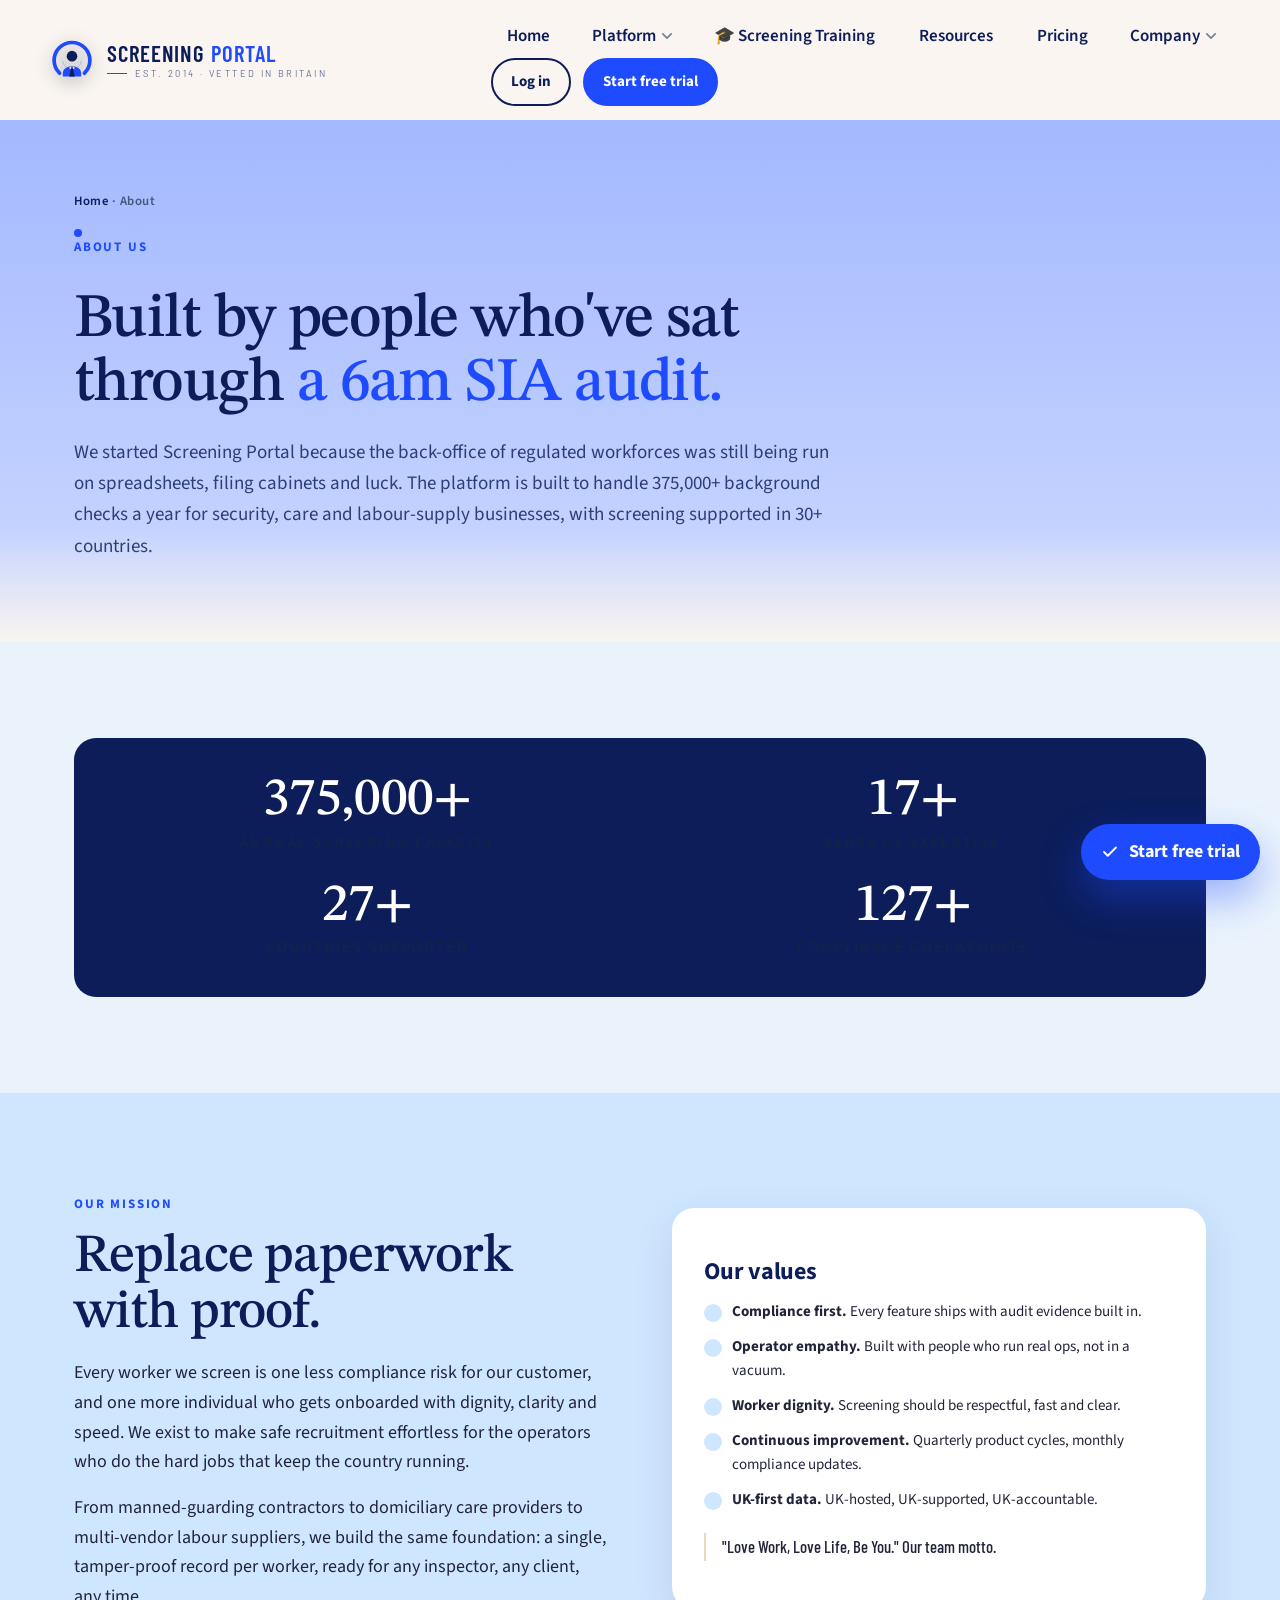
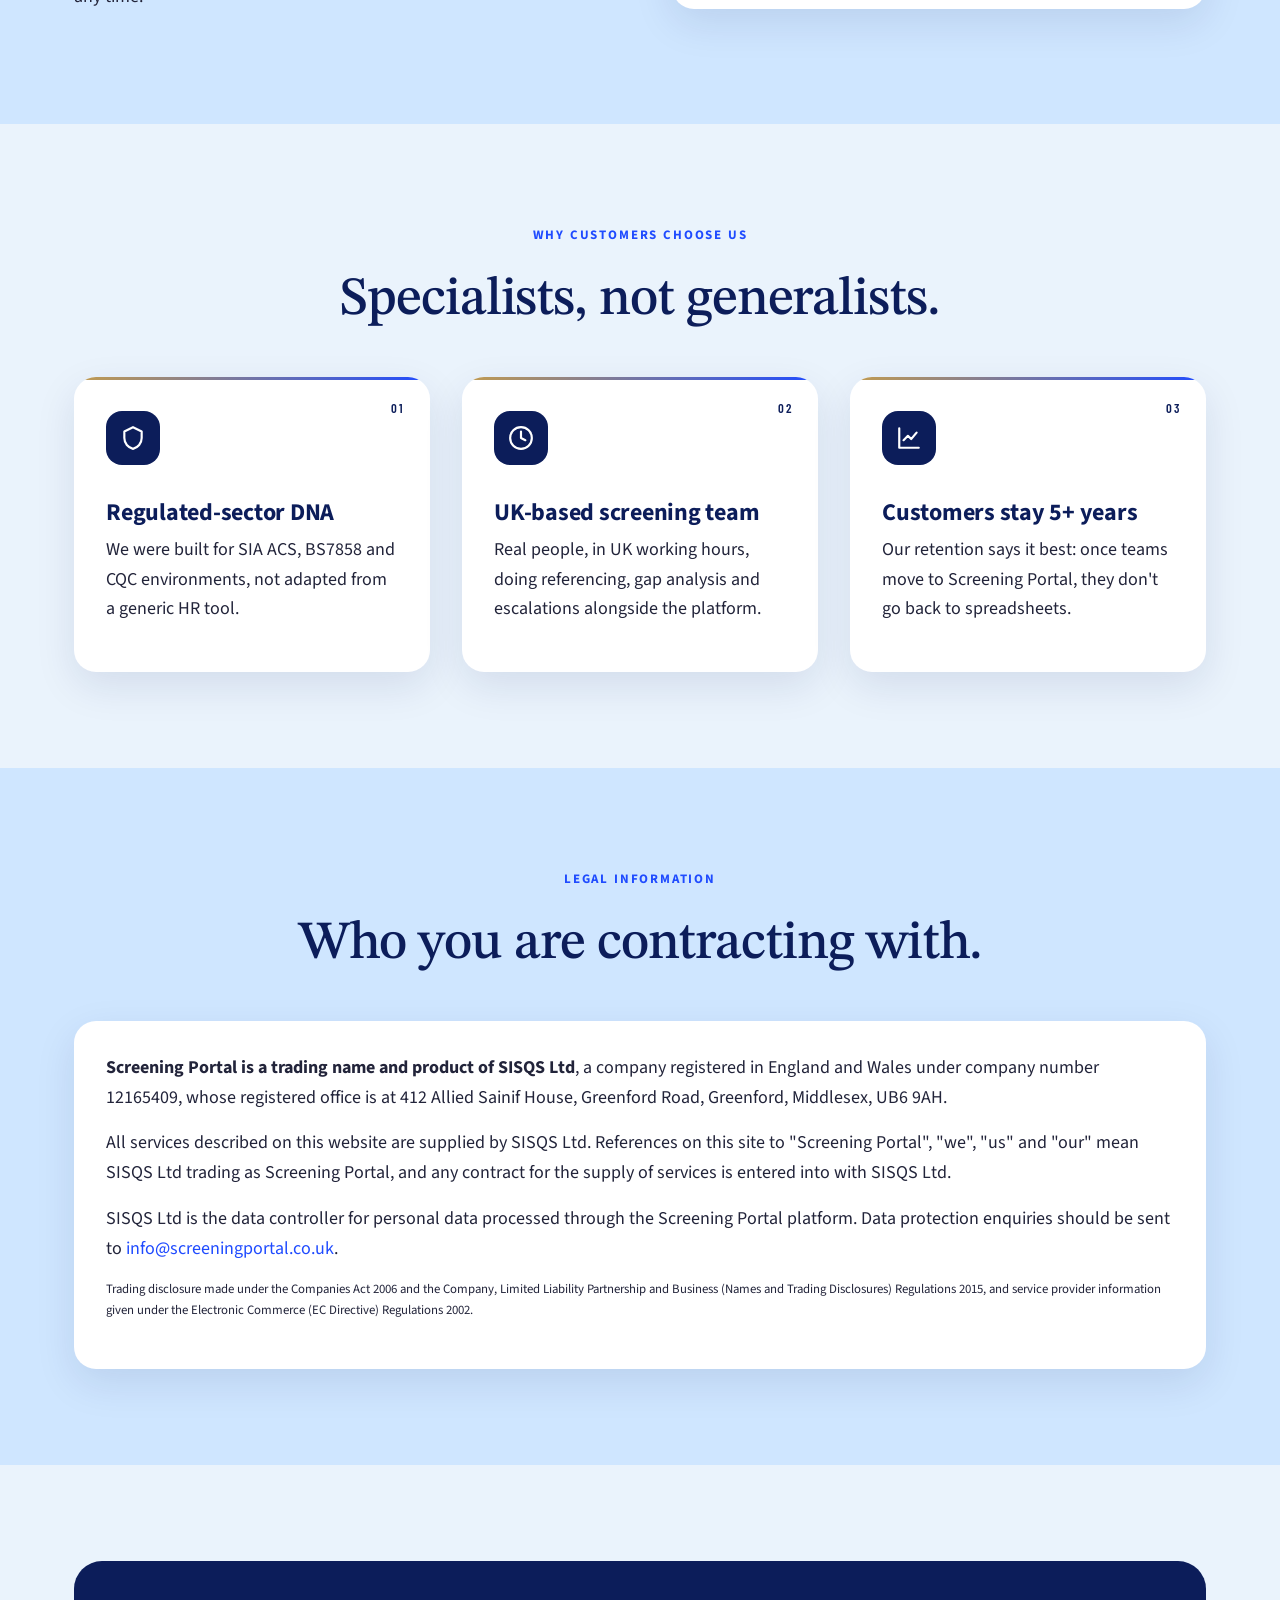
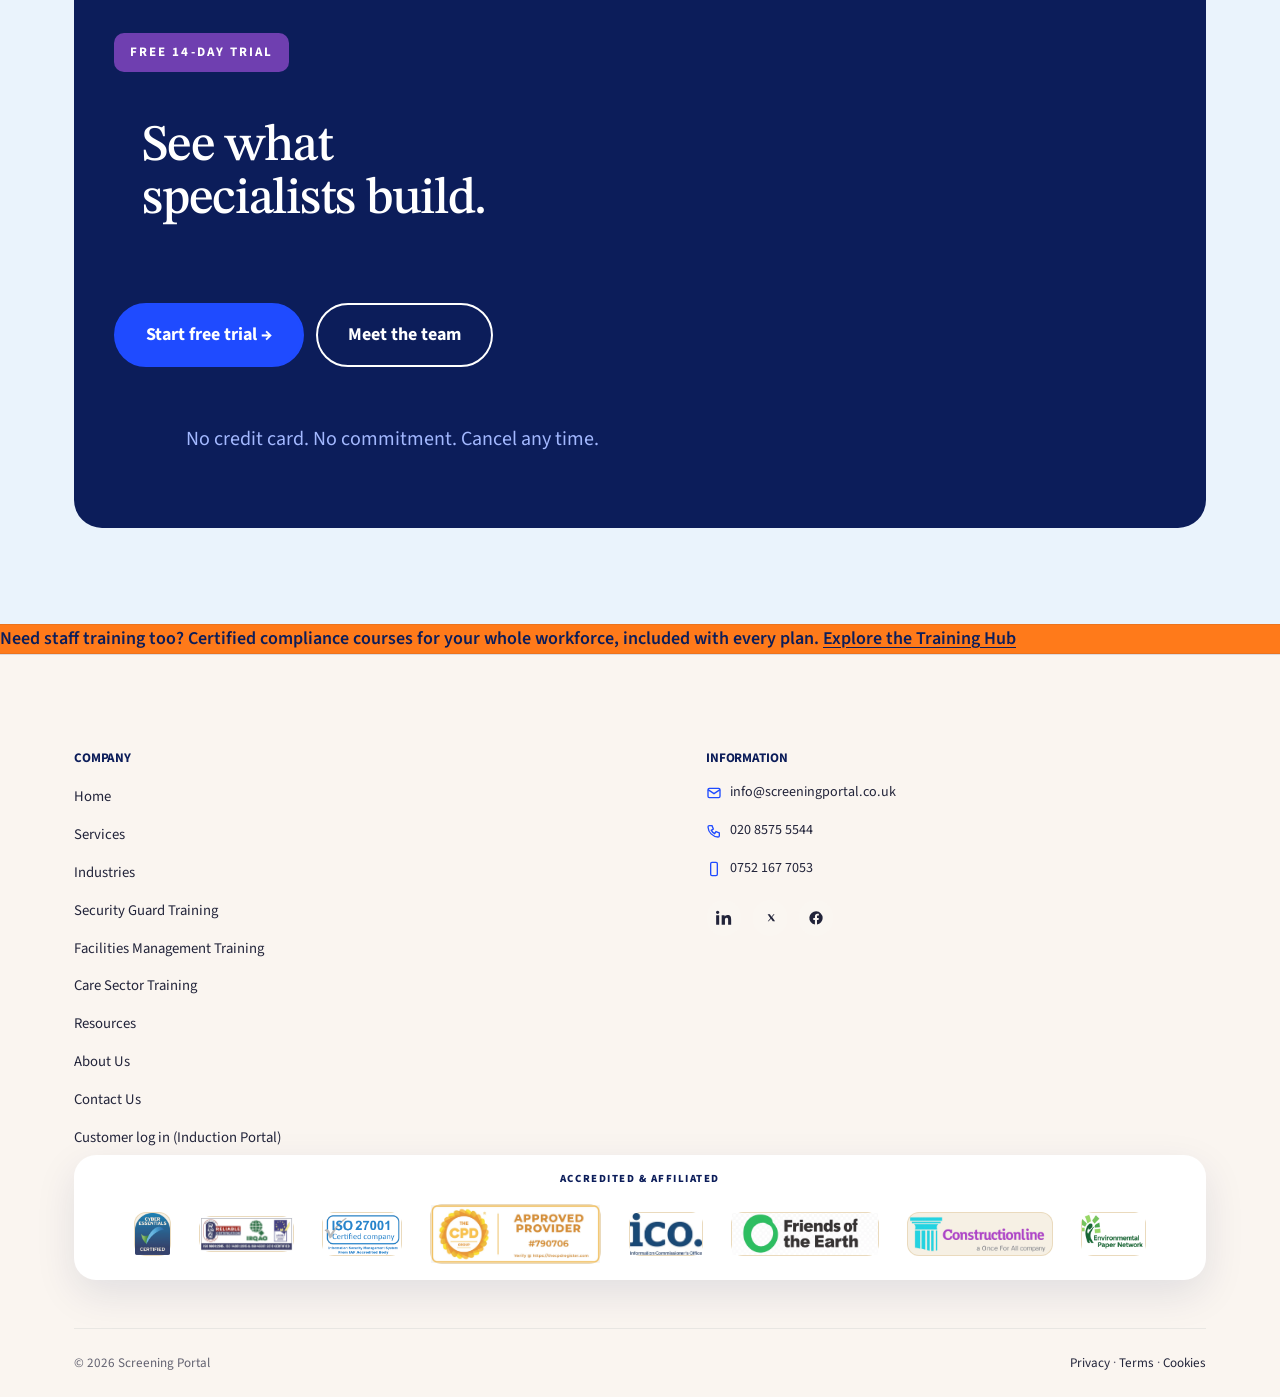
<file: about.html>
﻿<!doctype html>
<html lang="en-GB">
<head>
<link rel="icon" href="/favicon.svg?v=3" type="image/svg+xml">
<link rel="alternate icon" href="/favicon.ico?v=3" sizes="16x16 32x32 48x48">
<link rel="apple-touch-icon" href="/apple-touch-icon.png?v=3">
<link rel="manifest" href="/site.webmanifest?v=3">
<meta name="theme-color" content="#eaf3fc">
<meta charset="utf-8">
<meta name="viewport" content="width=device-width,initial-scale=1">
<title>About Screening Portal | UK Workforce Compliance Specialists</title>
<meta name="description" content="Screening capacity of 375,000+ checks a year across 30+ countries. Screening Portal is the UK's specialist BS7858 & compliance platform for security, care and labour suppliers.">
  <link rel="canonical" href="https://www.screeningportal.co.uk/about.html">
  <meta property="og:type" content="website">
  <meta property="og:site_name" content="Screening Portal">
  <meta property="og:title" content="About Screening Portal | UK Workforce Compliance Specialists">
  <meta property="og:description" content="Screening capacity of 375,000+ checks a year across 30+ countries. Screening Portal is the UK's specialist BS7858 & compliance platform for security, care and labour suppliers.">
  <meta property="og:url" content="https://www.screeningportal.co.uk/about.html">
  <meta name="twitter:card" content="summary">
<meta name="theme-color" content="#eaf3fc">
<link rel="preconnect" href="https://fonts.googleapis.com">
<link rel="preconnect" href="https://fonts.gstatic.com" crossorigin>
<link rel="stylesheet" href="https://fonts.googleapis.com/css2?family=Barlow:wght@400;500;600;700&family=Barlow+Condensed:wght@500;600;700&family=Inter:wght@400;500;600;700;800;900&display=swap">
<link rel="stylesheet" href="assets/css/style.css?v=2026110101">
<link rel="stylesheet" href="assets/css/premium.css?v=202607120100">
<link rel="stylesheet" href="assets/css/theme-2026.css?v=2026090801">
<link rel="stylesheet" href="https://fonts.googleapis.com/css2?family=STIX+Two+Text:ital,wght@0,400..700;1,400&family=Source+Sans+3:wght@400;600;700&display=swap">
<link rel="stylesheet" href="assets/css/theme-wave.css?v=2026110203">
</head>
<body class="wave-home">

<a class="skip-link" href="#main-content">Skip to content</a>
<noscript><style>.reveal{opacity:1 !important;transform:none !important}</style></noscript>
<header class="site-header">
  <div class="container nav">
    <a class="brand" href="index.html"><span class="brand-mark"><svg viewBox="0 0 64 64" width="100%" height="100%" fill="none" role="img" aria-label="Screening Portal"><path d="M13.9 51.2a26 26 0 1 1 36.2 0" stroke="#b8892b" stroke-width="5.4" stroke-linecap="round"></path><path d="M18.2 33.6a14 14 0 0 0 27.6 0" stroke="#b8892b" stroke-opacity=".28" stroke-width="1.2" stroke-linecap="round"></path><circle cx="32" cy="26.4" r="7.7" fill="#14293d"></circle><path d="M18.6 56v-4.1c0-6.6 5.7-10.7 13.4-10.7s13.4 4.1 13.4 10.7V56z" fill="#2f6f9e"></path><path d="M32 41.2l4.6 2.1-2.6 2.4 1.9 10.3h-7.8l1.9-10.3-2.6-2.4z" fill="#14293d"></path><path d="M32 41.2l-4.6 2.1 2.6 2.4zM32 41.2l4.6 2.1-2.6 2.4z" fill="#f7fbff" fill-opacity=".9"></path></svg></span><span class="brand-word">  <span class="brand-name">Screening <span>Portal</span></span>  <span class="brand-tag"><i aria-hidden="true"></i>Est. 2014 &middot; Vetted in Britain</span></span></a>
    <nav class="mobile-panel" aria-label="Primary">
      <ul class="nav-list">
        <li><a href="index.html">Home</a></li>
        <li class="has-dropdown">
          <button type="button" class="nav-trigger" aria-haspopup="true" aria-expanded="false">Platform <svg class="caret" width="12" height="7" viewBox="0 0 12 7" aria-hidden="true"><path d="M1 1l5 5 5-5" fill="none" stroke="currentColor" stroke-width="2" stroke-linecap="round" stroke-linejoin="round"/></svg></button>
          <ul class="nav-dropdown" role="menu">
            <li><a href="services.html">Screening Services<small>BS 7858, RTW, DBS, references</small></a></li>
            <li><a href="compliance.html">Compliance Map<small>SIA ACS, BS10119:2026, ISO 27001</small></a></li>
            <li><a href="solutions.html">Industry Solutions<small>Security, Care, Labour, FM</small></a></li>
          </ul>
        </li>
        <li><a href="training.html" title="Free BS 7858 screening training course">🎓 Screening Training</a></li>
        <li><a href="resources.html">Resources</a></li>
        <li><a href="pricing.html">Pricing</a></li>
        <li class="has-dropdown">
          <button type="button" class="nav-trigger" aria-haspopup="true" aria-expanded="false">Company <svg class="caret" width="12" height="7" viewBox="0 0 12 7" aria-hidden="true"><path d="M1 1l5 5 5-5" fill="none" stroke="currentColor" stroke-width="2" stroke-linecap="round" stroke-linejoin="round"/></svg></button>
          <ul class="nav-dropdown" role="menu">
            <li><a href="about.html">About us</a></li>
            <li><a href="contact.html">Contact &amp; demo</a></li>
          </ul>
        </li>
      </ul>
      <div class="nav-cta">
        <a class="btn btn--outline btn--sm" href="https://portal.screeningportal.co.uk/admin/users/login" target="_blank" rel="noopener">Log in</a>
        <a class="btn btn--primary btn--sm" href="https://portal.screeningportal.co.uk/register" target="_blank" rel="noopener" data-trial>Start free trial</a>
      </div>
    </nav>
    <button class="nav-toggle" aria-label="Toggle menu" aria-expanded="false"><span></span><span></span><span></span></button>
  </div>
</header>

<section id="main-content" role="main" class="page-intro">
  <div class="container">
    <div class="breadcrumb"><a href="index.html">Home</a> · About</div>
    <span class="kicker">ABOUT US</span>
    <h1>Built by people who've sat through <span class="text-gradient">a 6am SIA audit.</span></h1>
    <p>We started Screening Portal because the back-office of regulated workforces was still being run on spreadsheets, filing cabinets and luck. The platform is built to handle 375,000+ background checks a year for security, care and labour-supply businesses, with screening supported in 30+ countries.</p>
  </div>
</section>

<!-- Stats -->
<section class="section">
  <div class="container">
    <div class="stats reveal">
      <div class="stat"><b data-count="375000" data-suffix="+">0</b><span>Annual screening capacity</span></div>
      <div class="stat"><b data-count="17" data-suffix="+">0</b><span>Years of expertise</span></div>
      <div class="stat"><b data-count="30" data-suffix="+">0</b><span>Countries supported</span></div>
      <div class="stat"><b data-count="140" data-suffix="+">0</b><span>Compliance checkpoints</span></div>
    </div>
  </div>
</section>

<!-- Mission / values -->
<section class="section section--soft">
  <div class="container">
    <div class="row cols-2" style="align-items:center;gap:var(--s-8);">
      <div class="reveal">
        <span class="kicker">OUR MISSION</span>
        <h2>Replace paperwork with proof.</h2>
        <p>Every worker we screen is one less compliance risk for our customer, and one more individual who gets onboarded with dignity, clarity and speed. We exist to make safe recruitment effortless for the operators who do the hard jobs that keep the country running.</p>
        <p>From manned-guarding contractors to domiciliary care providers to multi-vendor labour suppliers, we build the same foundation: a single, tamper-proof record per worker, ready for any inspector, any client, any time.</p>
      </div>
      <div class="reveal" data-delay="1">
        <div class="card">
          <h3>Our values</h3>
          <ul class="feature-list">
            <li><b>Compliance first.</b> Every feature ships with audit evidence built in.</li>
            <li><b>Operator empathy.</b> Built with people who run real ops, not in a vacuum.</li>
            <li><b>Worker dignity.</b> Screening should be respectful, fast and clear.</li>
            <li><b>Continuous improvement.</b> Quarterly product cycles, monthly compliance updates.</li>
            <li><b>UK-first data.</b> UK-hosted, UK-supported, UK-accountable.</li>
          </ul>
          <p class="card-quote">"Love Work, Love Life, Be You." Our team motto.</p>
        </div>
      </div>
    </div>
  </div>
</section>

<!-- Why us -->
<section class="section">
  <div class="container">
    <div class="section-head reveal">
      <span class="kicker">WHY CUSTOMERS CHOOSE US</span>
      <h2>Specialists, not generalists.</h2>
    </div>
    <div class="row cols-3 is-pillars">
      <div class="card reveal">
        <div class="icon"><svg viewBox="0 0 24 24" fill="none" stroke="currentColor" stroke-width="2" stroke-linecap="round" stroke-linejoin="round"><path d="M12 2l8 4v6c0 5-3.5 9-8 10-4.5-1-8-5-8-10V6l8-4z"/></svg></div>
        <h3>Regulated-sector DNA</h3>
        <p>We were built for SIA ACS, BS7858 and CQC environments, not adapted from a generic HR tool.</p>
      </div>
      <div class="card reveal" data-delay="1">
        <div class="icon"><svg viewBox="0 0 24 24" fill="none" stroke="currentColor" stroke-width="2" stroke-linecap="round" stroke-linejoin="round"><circle cx="12" cy="12" r="10"/><path d="M12 6v6l4 2"/></svg></div>
        <h3>UK-based screening team</h3>
        <p>Real people, in UK working hours, doing referencing, gap analysis and escalations alongside the platform.</p>
      </div>
      <div class="card reveal" data-delay="2">
        <div class="icon"><svg viewBox="0 0 24 24" fill="none" stroke="currentColor" stroke-width="2" stroke-linecap="round" stroke-linejoin="round"><path d="M3 3v18h18"/><path d="M7 14l4-4 3 3 5-6"/></svg></div>
        <h3>Customers stay 5+ years</h3>
        <p>Our retention says it best: once teams move to Screening Portal, they don't go back to spreadsheets.</p>
      </div>
    </div>
  </div>
</section>

<!-- CTA -->

<!-- Legal / trading disclosure -->
<section class="section section--soft" id="legal">
  <div class="container">
    <div class="section-head section-head--left reveal">
      <span class="kicker">LEGAL INFORMATION</span>
      <h2>Who you are contracting with.</h2>
    </div>
    <div class="card reveal">
      <p><b>Screening Portal is a trading name and product of SISQS Ltd</b>, a company registered in England and Wales under company number 12165409, whose registered office is at 412 Allied Sainif House, Greenford Road, Greenford, Middlesex, UB6 9AH.</p>
      <p>All services described on this website are supplied by SISQS Ltd. References on this site to "Screening Portal", "we", "us" and "our" mean SISQS Ltd trading as Screening Portal, and any contract for the supply of services is entered into with SISQS Ltd.</p>
      <p>SISQS Ltd is the data controller for personal data processed through the Screening Portal platform. Data protection enquiries should be sent to <a href="mailto:info@screeningportal.co.uk">info@screeningportal.co.uk</a>.</p>
      <p class="tiny mb-0">Trading disclosure made under the Companies Act 2006 and the Company, Limited Liability Partnership and Business (Names and Trading Disclosures) Regulations 2015, and service provider information given under the Electronic Commerce (EC Directive) Regulations 2002.</p>
    </div>
  </div>
</section>
<section class="section">
  <div class="container">
    <div class="cta-banner reveal">
      <span class="kicker">FREE 14-DAY TRIAL</span>
      <h2>See what specialists build.</h2>
      <div class="hero-cta">
        <a class="btn btn--primary btn--lg" href="https://portal.screeningportal.co.uk/register" target="_blank" rel="noopener" data-trial>Start free trial →</a>
        <a class="btn btn--ghost btn--lg" href="contact.html">Meet the team</a>
      </div>
      <p class="cta-reassure">No credit card. No commitment. Cancel any time.</p>
    </div>
  </div>
</section>

<div class="xlink-band">Need staff training too? Certified compliance courses for your whole workforce, included with every plan. <a href="training.html">Explore the Training Hub</a></div>
<footer class="site-footer">
  <div class="container">
    <div class="foot-grid">
      <div>
        <h4>Company</h4>
        <ul>
          <li><a href="index.html">Home</a></li>
          <li><a href="services.html">Services</a></li>
          <li><a href="solutions.html">Industries</a></li>
          <li><a href="training.html#security">Security Guard Training</a></li>
          <li><a href="training.html#fm">Facilities Management Training</a></li>
          <li><a href="training.html#care">Care Sector Training</a></li>
          <li><a href="resources.html">Resources</a></li>
          <li><a href="about.html">About Us</a></li>
          <li><a href="contact.html">Contact Us</a></li>
          <li><a href="https://app.inductionportal.co.uk" target="_blank" rel="noopener">Customer log in (Induction Portal)</a></li>
        </ul>
      </div>
      <div>
        <h4>Compliance</h4>
        <div class="cert-stack">
          <a class="cert" href="#" aria-label="Cyber Essentials Certified"><img loading="lazy" decoding="async" src="assets/img/accred-cyber-essentials.png" alt="Cyber Essentials Certified"></a>
          <a class="cert cert-wide" href="#" aria-label="ISO 9001, 14001 and 45001 Certified"><img loading="lazy" decoding="async" src="assets/img/accred-iso-9001-14001-45001.png" alt="ISO 9001:2015, ISO 14001:2015 and ISO 45001:2018 Certified"></a>
          <a class="cert" href="#" aria-label="ISO 27001 Certified"><img loading="lazy" decoding="async" src="assets/img/accred-iso-27001.png" alt="ISO 27001 Certified company"></a>
        </div>
      </div>
      <div>
        <h4>Affiliations</h4>
        <div class="cert-stack">
          <a class="cert" href="https://ico.org.uk" target="_blank" rel="noopener" aria-label="Information Commissioner's Office"><img loading="lazy" decoding="async" src="assets/img/affil-ico.png" alt="Information Commissioner's Office"></a>
          <a class="cert" href="#" aria-label="Friends of the Earth"><img loading="lazy" decoding="async" src="assets/img/affil-friends-of-the-earth.png" alt="Friends of the Earth"></a>
          <a class="cert" href="https://www.constructionline.co.uk" target="_blank" rel="noopener" aria-label="Constructionline"><img loading="lazy" decoding="async" src="assets/img/affil-constructionline.png" alt="Constructionline, a Once For All company"></a>
          <a class="cert" href="#" aria-label="Environmental Paper Network"><img loading="lazy" decoding="async" src="assets/img/affil-environmental-paper-network.png" alt="Environmental Paper Network"></a>
        </div>
      </div>
      <div>
        <h4>Information</h4>
        <ul class="info-list">
          <li><a href="mailto:info@screeningportal.co.uk"><svg viewBox="0 0 24 24" fill="none" stroke="currentColor" stroke-width="2"><rect x="3" y="5" width="18" height="14" rx="2"/><path d="M3 7l9 6 9-6"/></svg>info@screeningportal.co.uk</a></li>
          <li><a href="tel:02085755544"><svg viewBox="0 0 24 24" fill="none" stroke="currentColor" stroke-width="2"><path d="M5 4h4l2 5-3 2a12 12 0 0 0 5 5l2-3 5 2v4a2 2 0 0 1-2 2A16 16 0 0 1 3 6a2 2 0 0 1 2-2z"/></svg>020 8575 5544</a></li>
          <li><a href="tel:07521677053"><svg viewBox="0 0 24 24" fill="none" stroke="currentColor" stroke-width="2"><rect x="7" y="2" width="10" height="20" rx="2"/></svg>0752 167 7053</a></li>
        
        </ul>
        <div class="socials" style="margin-top:14px;">
          <a href="#" aria-label="LinkedIn"><svg viewBox="0 0 24 24" fill="currentColor"><path d="M4.98 3.5C4.98 4.88 3.87 6 2.5 6S0 4.88 0 3.5 1.12 1 2.5 1s2.48 1.12 2.48 2.5zM.22 8h4.56v14H.22zM8.5 8h4.37v1.91h.07c.61-1.15 2.1-2.36 4.32-2.36 4.62 0 5.48 3.04 5.48 7v7.45h-4.56v-6.6c0-1.57-.03-3.6-2.2-3.6-2.2 0-2.54 1.72-2.54 3.49v6.71H8.5z"/></svg></a>
          <a href="#" aria-label="X"><svg viewBox="0 0 24 24" fill="currentColor"><path d="M18.9 6.4l-3.7 4.2 4.4 6.4h-3.4l-2.7-4-3.4 4H8.7l3.9-4.5L8.4 6.4h3.4l2.4 3.6 3.1-3.6z"/></svg></a>
          <a href="#" aria-label="Facebook"><svg viewBox="0 0 24 24" fill="currentColor"><path d="M22 12a10 10 0 1 0-11.6 9.9V15h-2.5v-3h2.5V9.7c0-2.5 1.5-3.9 3.7-3.9 1.1 0 2.2.2 2.2.2v2.4h-1.2c-1.2 0-1.6.8-1.6 1.6V12h2.7l-.4 3h-2.3v6.9A10 10 0 0 0 22 12z"/></svg></a>
        </div>
      </div>
    </div>
        <div class="accred-band">
      <span class="accred-title">Accredited &amp; affiliated</span>
      <div class="accred-logos">
        <a class="accred-logo" href="#" aria-label="Cyber Essentials Certified"><img loading="lazy" decoding="async" src="assets/img/accred-cyber-essentials.png" alt="Cyber Essentials Certified"></a>
        <a class="accred-logo accred-wide" href="#" aria-label="ISO 9001, 14001 and 45001 Certified"><img loading="lazy" decoding="async" src="assets/img/accred-iso-9001-14001-45001.png" alt="ISO 9001:2015, ISO 14001:2015 and ISO 45001:2018 Certified"></a>
        <a class="accred-logo" href="#" aria-label="ISO 27001 Certified"><img loading="lazy" decoding="async" src="assets/img/accred-iso-27001.png" alt="ISO 27001 Certified company"></a>
        <a class="accred-logo accred-cpd" href="https://thecpdregister.com" target="_blank" rel="noopener" aria-label="CPD Group Approved Provider 790706"><img loading="lazy" decoding="async" src="assets/img/accred-cpd-approved-provider.jpg" alt="The CPD Group Approved Provider, member 790706"></a>
        <a class="accred-logo" href="https://ico.org.uk" target="_blank" rel="noopener" aria-label="Information Commissioner's Office"><img loading="lazy" decoding="async" src="assets/img/affil-ico.png" alt="Information Commissioner's Office"></a>
        <a class="accred-logo" href="#" aria-label="Friends of the Earth"><img loading="lazy" decoding="async" src="assets/img/affil-friends-of-the-earth.png" alt="Friends of the Earth"></a>
        <a class="accred-logo" href="https://www.constructionline.co.uk" target="_blank" rel="noopener" aria-label="Constructionline"><img loading="lazy" decoding="async" src="assets/img/affil-constructionline.png" alt="Constructionline, a Once For All company"></a>
        <a class="accred-logo" href="#" aria-label="Environmental Paper Network"><img loading="lazy" decoding="async" src="assets/img/affil-environmental-paper-network.png" alt="Environmental Paper Network"></a>
      </div>
    </div>
    <div class="foot-bottom">
      <span>&copy; <span id="year">2026</span> Screening Portal</span>
      <span><a href="#">Privacy</a> &middot; <a href="#">Terms</a> &middot; <a href="#">Cookies</a></span>
    </div>
  </div>
</footer>

<a class="float-cta" href="https://portal.screeningportal.co.uk/register" target="_blank" rel="noopener" data-trial>
  <svg viewBox="0 0 24 24" width="18" height="18" fill="none" stroke="currentColor" stroke-width="2.4" stroke-linecap="round" stroke-linejoin="round"><polyline points="20 6 9 17 4 12"/></svg>
  Start free trial
</a>

<div class="modal-backdrop" id="trial-modal" role="dialog" aria-modal="true">
  <div class="modal">
    <button class="close" aria-label="Close" data-close>×</button>
    <span class="kicker">FREE 14-DAY TRIAL</span>
    <h3>Start screening in under 24 hours.</h3>
    <p>No credit card. No commitment. Cancel any time.</p>
    <form class="form" data-form novalidate>
      <div class="form-row"><div class="field"><label for="t-name">Full name</label><input id="t-name" name="name" autocomplete="name" type="text" required></div><div class="field"><label for="t-company">Company</label><input id="t-company" name="organization" autocomplete="organization" type="text" required></div></div>
      <div class="form-row"><div class="field"><label for="t-email">Work email</label><input id="t-email" name="email" autocomplete="email" type="email" required></div><div class="field"><label for="t-phone">Phone</label><input id="t-phone" name="tel" autocomplete="tel" type="tel"></div></div>
      <div class="field"><label for="t-sector">Primary sector</label><select id="t-sector" name="sector"><option>Security (SIA ACS)</option><option>Health &amp; Social Care</option><option>Labour supplier / Recruitment</option><option>Construction &amp; FM</option><option>Hospitality / Warehousing</option><option>Other</option></select></div>
      <button class="btn btn--primary btn--block" type="submit">Create my free trial →</button>
      <p class="tiny center form-status">GDPR-compliant, never shared.</p>
    </form>
  </div>
</div>

<script src="assets/js/main.js?v=2026110202" defer></script>
<script src="assets/js/premium.js?v=202607120100" defer></script>
</body>
</html>
</file>
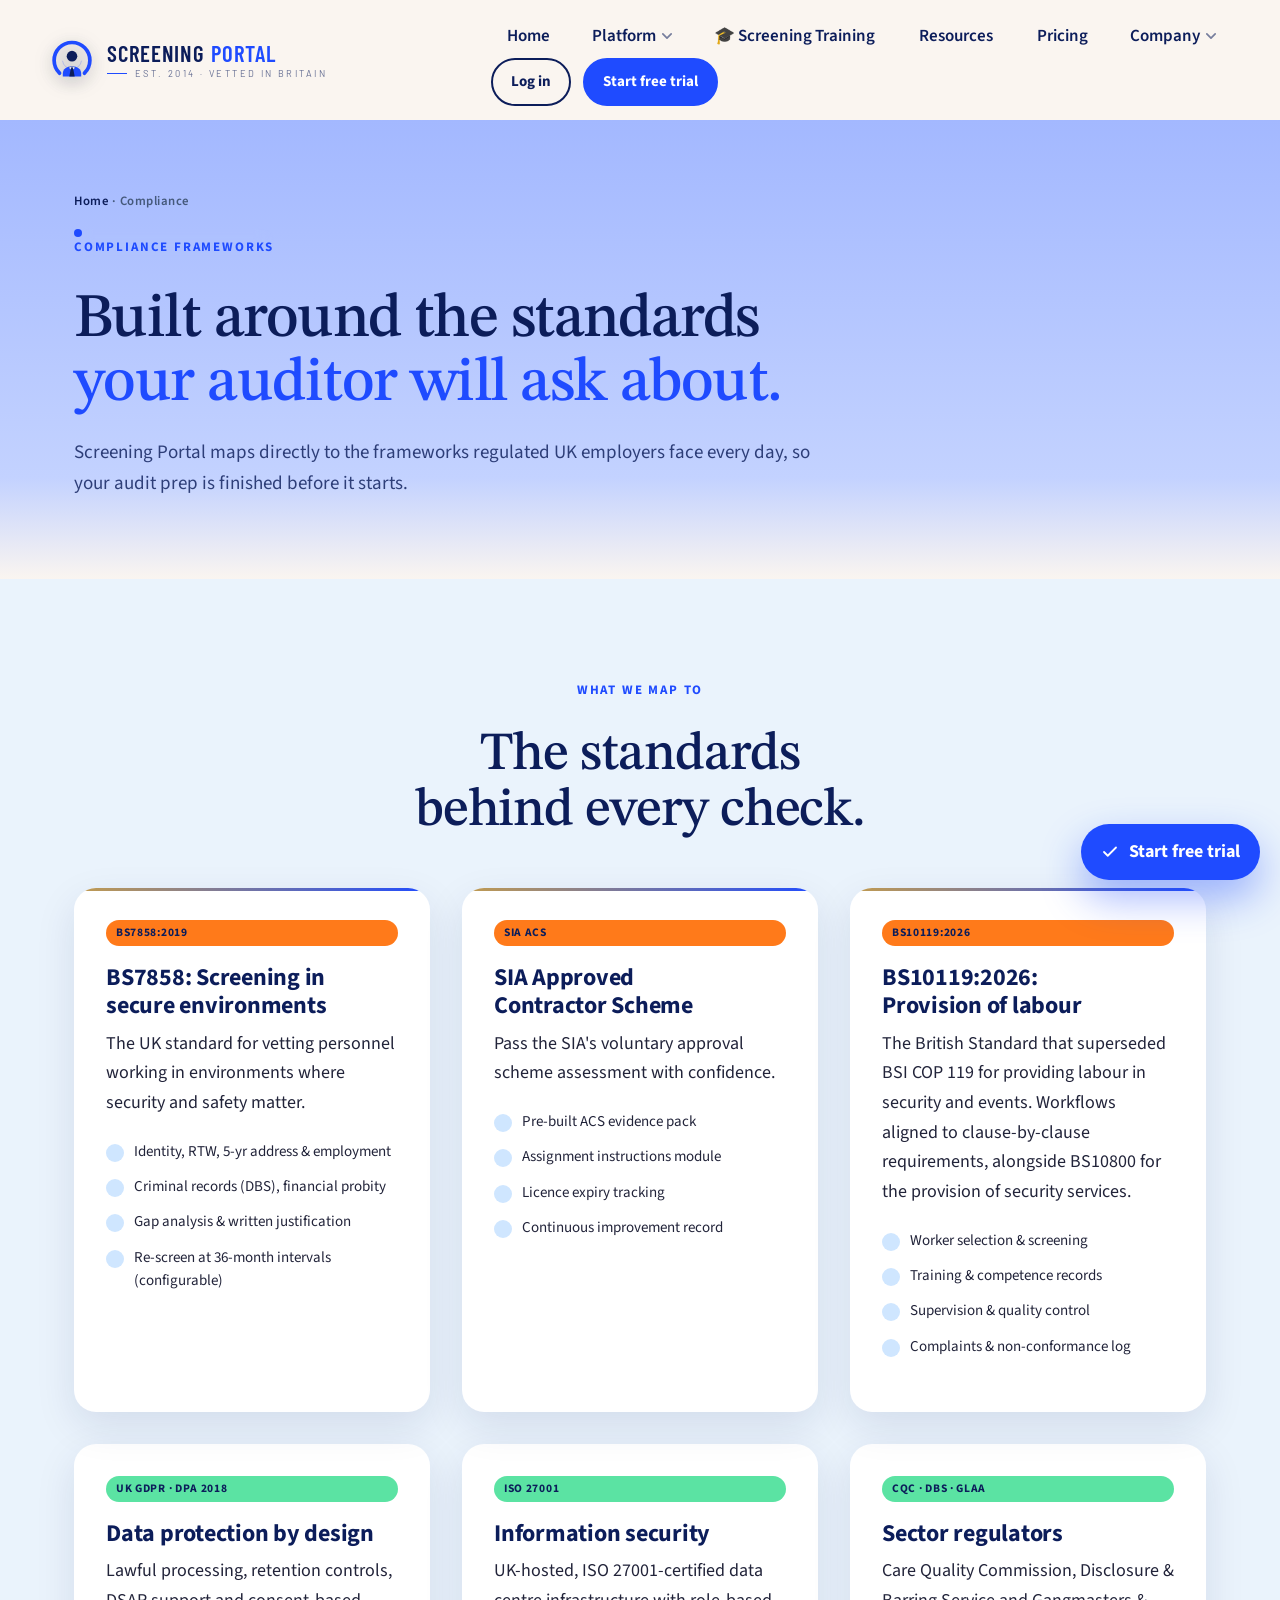
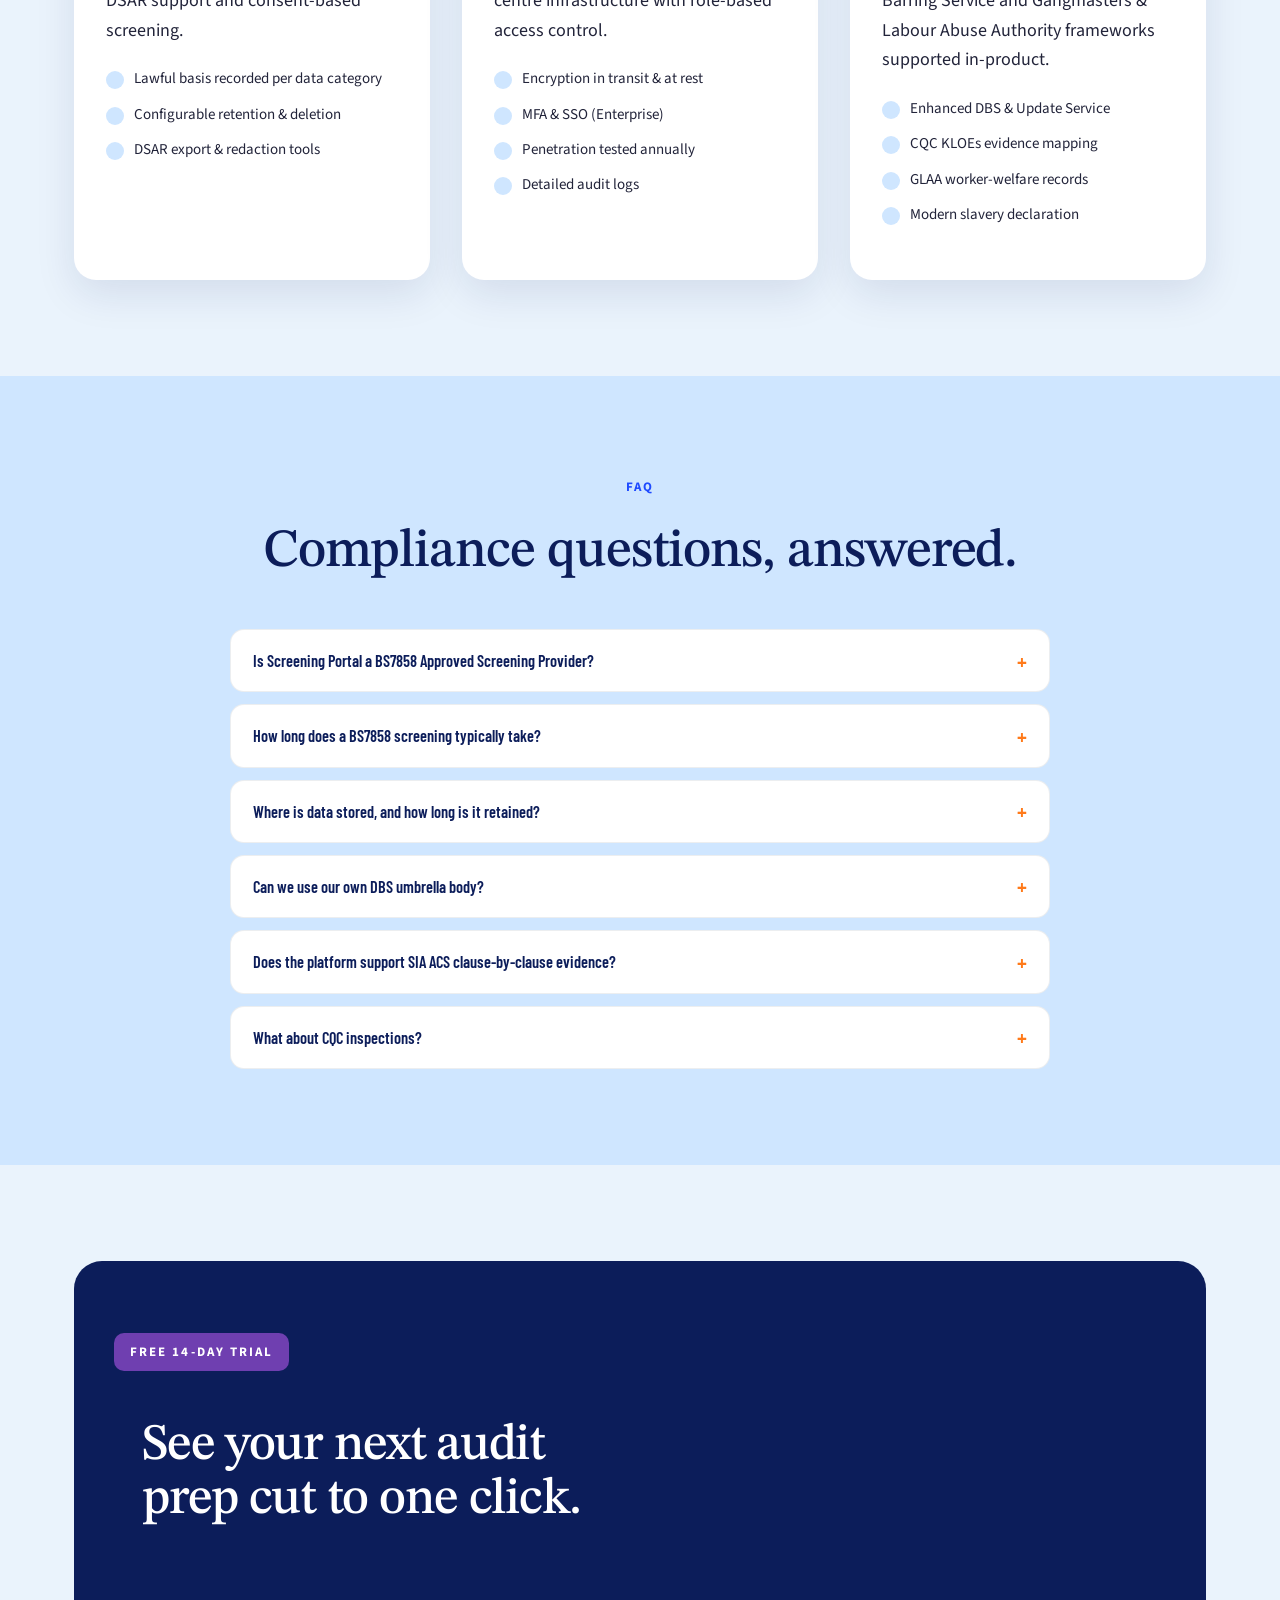
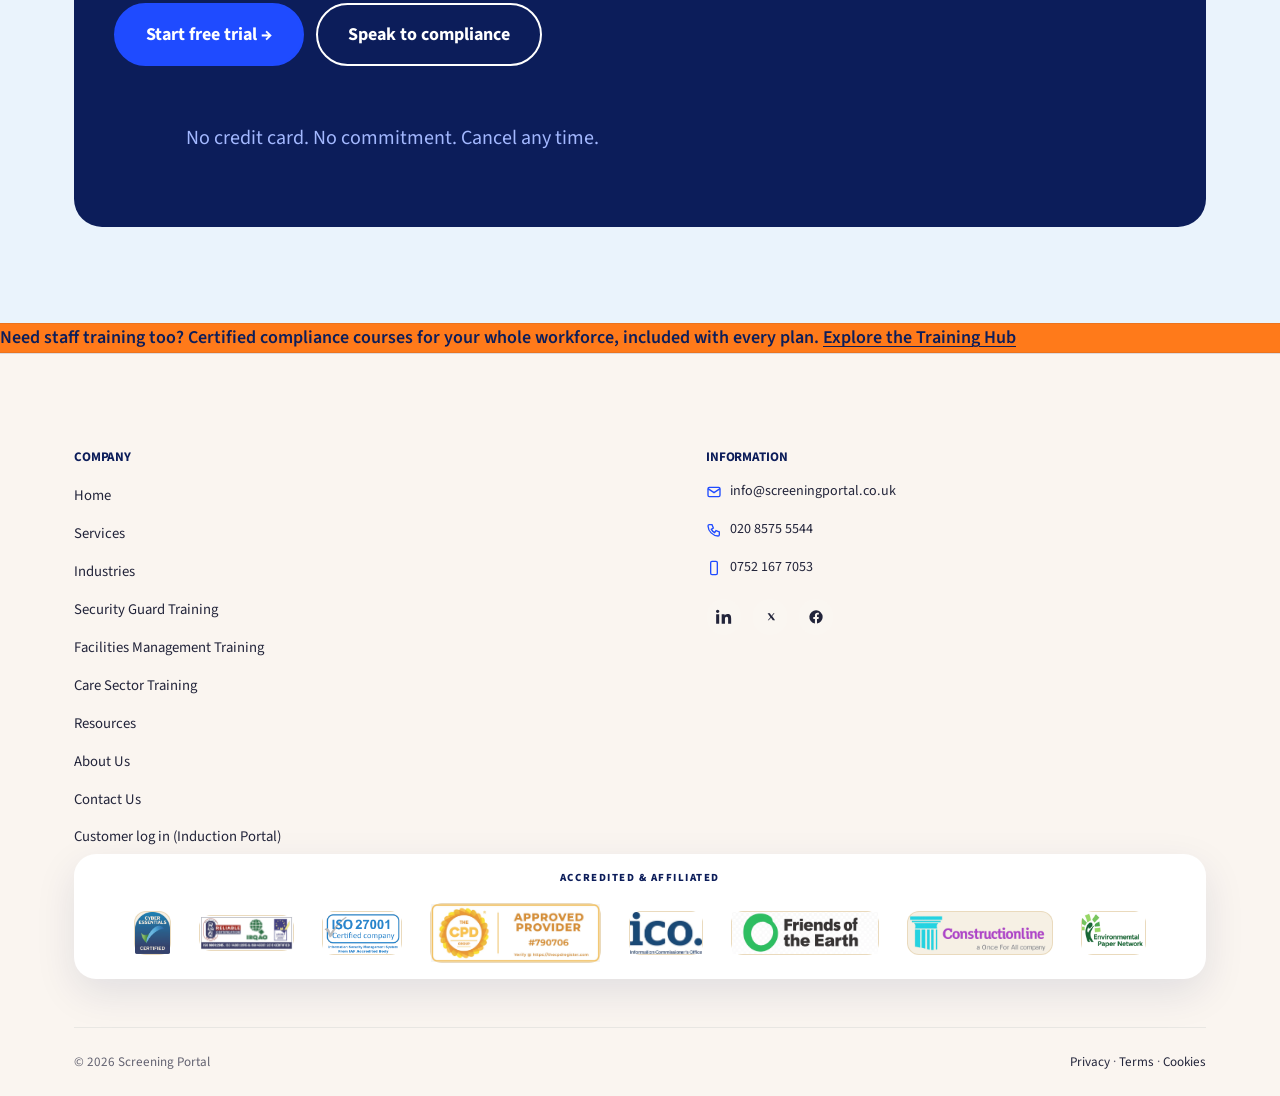
<file: compliance.html>
﻿<!doctype html>
<html lang="en-GB">
<head>
<link rel="icon" href="/favicon.svg?v=3" type="image/svg+xml">
<link rel="alternate icon" href="/favicon.ico?v=3" sizes="16x16 32x32 48x48">
<link rel="apple-touch-icon" href="/apple-touch-icon.png?v=3">
<link rel="manifest" href="/site.webmanifest?v=3">
<meta name="theme-color" content="#eaf3fc">
<meta charset="utf-8">
<meta name="viewport" content="width=device-width,initial-scale=1">
<title>Compliance Frameworks: BS7858, SIA ACS, BS10119:2026, GDPR | Screening Portal</title>
<meta name="description" content="Compliance frameworks supported by Screening Portal: BS7858:2019, SIA ACS, BS10119:2026, GDPR/UK-GDPR, ISO 27001 hosting, CQC, DBS, GLAA.">
  <link rel="canonical" href="https://www.screeningportal.co.uk/compliance.html">
  <meta property="og:type" content="website">
  <meta property="og:site_name" content="Screening Portal">
  <meta property="og:title" content="Compliance Frameworks: BS7858, SIA ACS, BS10119:2026, GDPR | Screening Portal">
  <meta property="og:description" content="Compliance frameworks supported by Screening Portal: BS7858:2019, SIA ACS, BS10119:2026, GDPR/UK-GDPR, ISO 27001 hosting, CQC, DBS, GLAA.">
  <meta property="og:url" content="https://www.screeningportal.co.uk/compliance.html">
  <meta name="twitter:card" content="summary">
<meta name="theme-color" content="#eaf3fc">
<link rel="preconnect" href="https://fonts.googleapis.com">
<link rel="preconnect" href="https://fonts.gstatic.com" crossorigin>
<link rel="stylesheet" href="https://fonts.googleapis.com/css2?family=Barlow:wght@400;500;600;700&family=Barlow+Condensed:wght@500;600;700&family=Inter:wght@400;500;600;700;800;900&display=swap">
<link rel="stylesheet" href="assets/css/style.css?v=2026110101">
<link rel="stylesheet" href="assets/css/premium.css?v=202607120100">
<link rel="stylesheet" href="assets/css/theme-2026.css?v=2026090801">
<link rel="stylesheet" href="https://fonts.googleapis.com/css2?family=STIX+Two+Text:ital,wght@0,400..700;1,400&family=Source+Sans+3:wght@400;600;700&display=swap">
<link rel="stylesheet" href="assets/css/theme-wave.css?v=2026110203">
</head>
<body class="wave-home">

<a class="skip-link" href="#main-content">Skip to content</a>
<noscript><style>.reveal{opacity:1 !important;transform:none !important}</style></noscript>
<header class="site-header">
  <div class="container nav">
    <a class="brand" href="index.html"><span class="brand-mark"><svg viewBox="0 0 64 64" width="100%" height="100%" fill="none" role="img" aria-label="Screening Portal"><path d="M13.9 51.2a26 26 0 1 1 36.2 0" stroke="#b8892b" stroke-width="5.4" stroke-linecap="round"></path><path d="M18.2 33.6a14 14 0 0 0 27.6 0" stroke="#b8892b" stroke-opacity=".28" stroke-width="1.2" stroke-linecap="round"></path><circle cx="32" cy="26.4" r="7.7" fill="#14293d"></circle><path d="M18.6 56v-4.1c0-6.6 5.7-10.7 13.4-10.7s13.4 4.1 13.4 10.7V56z" fill="#2f6f9e"></path><path d="M32 41.2l4.6 2.1-2.6 2.4 1.9 10.3h-7.8l1.9-10.3-2.6-2.4z" fill="#14293d"></path><path d="M32 41.2l-4.6 2.1 2.6 2.4zM32 41.2l4.6 2.1-2.6 2.4z" fill="#f7fbff" fill-opacity=".9"></path></svg></span><span class="brand-word">  <span class="brand-name">Screening <span>Portal</span></span>  <span class="brand-tag"><i aria-hidden="true"></i>Est. 2014 &middot; Vetted in Britain</span></span></a>
    <nav class="mobile-panel" aria-label="Primary">
      <ul class="nav-list">
        <li><a href="index.html">Home</a></li>
        <li class="has-dropdown">
          <button type="button" class="nav-trigger" aria-haspopup="true" aria-expanded="false">Platform <svg class="caret" width="12" height="7" viewBox="0 0 12 7" aria-hidden="true"><path d="M1 1l5 5 5-5" fill="none" stroke="currentColor" stroke-width="2" stroke-linecap="round" stroke-linejoin="round"/></svg></button>
          <ul class="nav-dropdown" role="menu">
            <li><a href="services.html">Screening Services<small>BS 7858, RTW, DBS, references</small></a></li>
            <li><a href="compliance.html">Compliance Map<small>SIA ACS, BS10119:2026, ISO 27001</small></a></li>
            <li><a href="solutions.html">Industry Solutions<small>Security, Care, Labour, FM</small></a></li>
          </ul>
        </li>
        <li><a href="training.html" title="Free BS 7858 screening training course">🎓 Screening Training</a></li>
        <li><a href="resources.html">Resources</a></li>
        <li><a href="pricing.html">Pricing</a></li>
        <li class="has-dropdown">
          <button type="button" class="nav-trigger" aria-haspopup="true" aria-expanded="false">Company <svg class="caret" width="12" height="7" viewBox="0 0 12 7" aria-hidden="true"><path d="M1 1l5 5 5-5" fill="none" stroke="currentColor" stroke-width="2" stroke-linecap="round" stroke-linejoin="round"/></svg></button>
          <ul class="nav-dropdown" role="menu">
            <li><a href="about.html">About us</a></li>
            <li><a href="contact.html">Contact &amp; demo</a></li>
          </ul>
        </li>
      </ul>
      <div class="nav-cta">
        <a class="btn btn--outline btn--sm" href="https://portal.screeningportal.co.uk/admin/users/login" target="_blank" rel="noopener">Log in</a>
        <a class="btn btn--primary btn--sm" href="https://portal.screeningportal.co.uk/register" target="_blank" rel="noopener" data-trial>Start free trial</a>
      </div>
    </nav>
    <button class="nav-toggle" aria-label="Toggle menu" aria-expanded="false"><span></span><span></span><span></span></button>
  </div>
</header>

<section id="main-content" role="main" class="page-intro">
  <div class="container">
    <div class="breadcrumb"><a href="index.html">Home</a> · Compliance</div>
    <span class="kicker">COMPLIANCE FRAMEWORKS</span>
    <h1>Built around the standards <span class="text-gradient">your auditor will ask about.</span></h1>
    <p>Screening Portal maps directly to the frameworks regulated UK employers face every day, so your audit prep is finished before it starts.</p>
  </div>
</section>

<!-- Framework grid -->
<section class="section">
  <div class="container">
    <div class="section-head reveal">
      <span class="kicker">WHAT WE MAP TO</span>
      <h2>The standards behind every check.</h2>
    </div>
    <div class="row cols-3">
      <div class="card card--pillar reveal">
        <span class="badge badge--orange">BS7858:2019</span>
        <h3 class="mt-4">BS7858: Screening in secure environments</h3>
        <p>The UK standard for vetting personnel working in environments where security and safety matter.</p>
        <ul class="feature-list">
          <li>Identity, RTW, 5-yr address &amp; employment</li>
          <li>Criminal records (DBS), financial probity</li>
          <li>Gap analysis &amp; written justification</li>
          <li>Re-screen at 36-month intervals (configurable)</li>
        </ul>
      </div>

      <div class="card card--pillar reveal" data-delay="1">
        <span class="badge badge--orange">SIA ACS</span>
        <h3 class="mt-4">SIA Approved Contractor Scheme</h3>
        <p>Pass the SIA's voluntary approval scheme assessment with confidence.</p>
        <ul class="feature-list">
          <li>Pre-built ACS evidence pack</li>
          <li>Assignment instructions module</li>
          <li>Licence expiry tracking</li>
          <li>Continuous improvement record</li>
        </ul>
      </div>

      <div class="card card--pillar reveal" data-delay="2">
        <span class="badge badge--orange">BS10119:2026</span>
        <h3 class="mt-4">BS10119:2026: Provision of labour</h3>
        <p>The British Standard that superseded BSI COP 119 for providing labour in security and events. Workflows aligned to clause-by-clause requirements, alongside BS10800 for the provision of security services.</p>
        <ul class="feature-list">
          <li>Worker selection &amp; screening</li>
          <li>Training &amp; competence records</li>
          <li>Supervision &amp; quality control</li>
          <li>Complaints &amp; non-conformance log</li>
        </ul>
      </div>

      <div class="card reveal">
        <span class="badge badge--green">UK GDPR · DPA 2018</span>
        <h3 class="mt-4">Data protection by design</h3>
        <p>Lawful processing, retention controls, DSAR support and consent-based screening.</p>
        <ul class="feature-list">
          <li>Lawful basis recorded per data category</li>
          <li>Configurable retention &amp; deletion</li>
          <li>DSAR export &amp; redaction tools</li>
        </ul>
      </div>

      <div class="card reveal" data-delay="1">
        <span class="badge badge--green">ISO 27001</span>
        <h3 class="mt-4">Information security</h3>
        <p>UK-hosted, ISO 27001-certified data centre infrastructure with role-based access control.</p>
        <ul class="feature-list">
          <li>Encryption in transit &amp; at rest</li>
          <li>MFA &amp; SSO (Enterprise)</li>
          <li>Penetration tested annually</li>
          <li>Detailed audit logs</li>
        </ul>
      </div>

      <div class="card reveal" data-delay="2">
        <span class="badge badge--green">CQC · DBS · GLAA</span>
        <h3 class="mt-4">Sector regulators</h3>
        <p>Care Quality Commission, Disclosure &amp; Barring Service and Gangmasters &amp; Labour Abuse Authority frameworks supported in-product.</p>
        <ul class="feature-list">
          <li>Enhanced DBS &amp; Update Service</li>
          <li>CQC KLOEs evidence mapping</li>
          <li>GLAA worker-welfare records</li>
          <li>Modern slavery declaration</li>
        </ul>
      </div>
    </div>
  </div>
</section>

<!-- FAQ -->
<section class="section section--soft">
  <div class="container">
    <div class="section-head reveal">
      <span class="kicker">FAQ</span>
      <h2>Compliance questions, answered.</h2>
    </div>
    <div class="accordion reveal" style="max-width:820px;margin:0 auto;">
      <div class="acc-item">
        <button class="acc-trigger" aria-expanded="false">Is Screening Portal a BS7858 Approved Screening Provider?</button>
        <div class="acc-panel"><p>Our screening service and platform are designed and operated to BS7858:2019. We document every check against the relevant clause so your auditor can trace evidence to standard.</p></div>
      </div>
      <div class="acc-item">
        <button class="acc-trigger" aria-expanded="false">How long does a BS7858 screening typically take?</button>
        <div class="acc-panel"><p>Typical end-to-end time is 7 to 10 working days, depending on referee response times and the depth of the 5-year history. Our automated chase-up significantly reduces dwell time.</p></div>
      </div>
      <div class="acc-item">
        <button class="acc-trigger" aria-expanded="false">Where is data stored, and how long is it retained?</button>
        <div class="acc-panel"><p>All data is stored in UK ISO 27001-certified data centres. Retention is configurable per data category to align with your privacy policy and statutory requirements, usually 7 years post-termination for vetting records, with optional shorter retention for ancillary documents.</p></div>
      </div>
      <div class="acc-item">
        <button class="acc-trigger" aria-expanded="false">Can we use our own DBS umbrella body?</button>
        <div class="acc-panel"><p>Yes. You can use ours, your existing umbrella body, or both. Each is recorded and presented in the worker's evidence pack identically.</p></div>
      </div>
      <div class="acc-item">
        <button class="acc-trigger" aria-expanded="false">Does the platform support SIA ACS clause-by-clause evidence?</button>
        <div class="acc-panel"><p>Yes. Our ACS evidence pack maps each clause to the underlying record (screening, training, assignment instruction, supervision) and produces a single PDF auditors love.</p></div>
      </div>
      <div class="acc-item">
        <button class="acc-trigger" aria-expanded="false">What about CQC inspections?</button>
        <div class="acc-panel"><p>The care sector pack maps worker records to CQC's Key Lines of Enquiry, so an inspector can see safe recruitment, training, supervision and DBS evidence at a glance.</p></div>
      </div>
    </div>
  </div>
</section>

<!-- CTA -->
<section class="section">
  <div class="container">
    <div class="cta-banner reveal">
      <span class="kicker">FREE 14-DAY TRIAL</span>
      <h2>See your next audit prep cut to one click.</h2>
      <div class="hero-cta">
        <a class="btn btn--primary btn--lg" href="https://portal.screeningportal.co.uk/register" target="_blank" rel="noopener" data-trial>Start free trial →</a>
        <a class="btn btn--ghost btn--lg" href="contact.html">Speak to compliance</a>
      </div>
      <p class="cta-reassure">No credit card. No commitment. Cancel any time.</p>
    </div>
  </div>
</section>

<div class="xlink-band">Need staff training too? Certified compliance courses for your whole workforce, included with every plan. <a href="training.html">Explore the Training Hub</a></div>
<footer class="site-footer">
  <div class="container">
    <div class="foot-grid">
      <div>
        <h4>Company</h4>
        <ul>
          <li><a href="index.html">Home</a></li>
          <li><a href="services.html">Services</a></li>
          <li><a href="solutions.html">Industries</a></li>
          <li><a href="training.html#security">Security Guard Training</a></li>
          <li><a href="training.html#fm">Facilities Management Training</a></li>
          <li><a href="training.html#care">Care Sector Training</a></li>
          <li><a href="resources.html">Resources</a></li>
          <li><a href="about.html">About Us</a></li>
          <li><a href="contact.html">Contact Us</a></li>
          <li><a href="https://app.inductionportal.co.uk" target="_blank" rel="noopener">Customer log in (Induction Portal)</a></li>
        </ul>
      </div>
      <div>
        <h4>Compliance</h4>
        <div class="cert-stack">
          <a class="cert" href="#" aria-label="Cyber Essentials Certified"><img loading="lazy" decoding="async" src="assets/img/accred-cyber-essentials.png" alt="Cyber Essentials Certified"></a>
          <a class="cert cert-wide" href="#" aria-label="ISO 9001, 14001 and 45001 Certified"><img loading="lazy" decoding="async" src="assets/img/accred-iso-9001-14001-45001.png" alt="ISO 9001:2015, ISO 14001:2015 and ISO 45001:2018 Certified"></a>
          <a class="cert" href="#" aria-label="ISO 27001 Certified"><img loading="lazy" decoding="async" src="assets/img/accred-iso-27001.png" alt="ISO 27001 Certified company"></a>
        </div>
      </div>
      <div>
        <h4>Affiliations</h4>
        <div class="cert-stack">
          <a class="cert" href="https://ico.org.uk" target="_blank" rel="noopener" aria-label="Information Commissioner's Office"><img loading="lazy" decoding="async" src="assets/img/affil-ico.png" alt="Information Commissioner's Office"></a>
          <a class="cert" href="#" aria-label="Friends of the Earth"><img loading="lazy" decoding="async" src="assets/img/affil-friends-of-the-earth.png" alt="Friends of the Earth"></a>
          <a class="cert" href="https://www.constructionline.co.uk" target="_blank" rel="noopener" aria-label="Constructionline"><img loading="lazy" decoding="async" src="assets/img/affil-constructionline.png" alt="Constructionline, a Once For All company"></a>
          <a class="cert" href="#" aria-label="Environmental Paper Network"><img loading="lazy" decoding="async" src="assets/img/affil-environmental-paper-network.png" alt="Environmental Paper Network"></a>
        </div>
      </div>
      <div>
        <h4>Information</h4>
        <ul class="info-list">
          <li><a href="mailto:info@screeningportal.co.uk"><svg viewBox="0 0 24 24" fill="none" stroke="currentColor" stroke-width="2"><rect x="3" y="5" width="18" height="14" rx="2"/><path d="M3 7l9 6 9-6"/></svg>info@screeningportal.co.uk</a></li>
          <li><a href="tel:02085755544"><svg viewBox="0 0 24 24" fill="none" stroke="currentColor" stroke-width="2"><path d="M5 4h4l2 5-3 2a12 12 0 0 0 5 5l2-3 5 2v4a2 2 0 0 1-2 2A16 16 0 0 1 3 6a2 2 0 0 1 2-2z"/></svg>020 8575 5544</a></li>
          <li><a href="tel:07521677053"><svg viewBox="0 0 24 24" fill="none" stroke="currentColor" stroke-width="2"><rect x="7" y="2" width="10" height="20" rx="2"/></svg>0752 167 7053</a></li>
        
        </ul>
        <div class="socials" style="margin-top:14px;">
          <a href="#" aria-label="LinkedIn"><svg viewBox="0 0 24 24" fill="currentColor"><path d="M4.98 3.5C4.98 4.88 3.87 6 2.5 6S0 4.88 0 3.5 1.12 1 2.5 1s2.48 1.12 2.48 2.5zM.22 8h4.56v14H.22zM8.5 8h4.37v1.91h.07c.61-1.15 2.1-2.36 4.32-2.36 4.62 0 5.48 3.04 5.48 7v7.45h-4.56v-6.6c0-1.57-.03-3.6-2.2-3.6-2.2 0-2.54 1.72-2.54 3.49v6.71H8.5z"/></svg></a>
          <a href="#" aria-label="X"><svg viewBox="0 0 24 24" fill="currentColor"><path d="M18.9 6.4l-3.7 4.2 4.4 6.4h-3.4l-2.7-4-3.4 4H8.7l3.9-4.5L8.4 6.4h3.4l2.4 3.6 3.1-3.6z"/></svg></a>
          <a href="#" aria-label="Facebook"><svg viewBox="0 0 24 24" fill="currentColor"><path d="M22 12a10 10 0 1 0-11.6 9.9V15h-2.5v-3h2.5V9.7c0-2.5 1.5-3.9 3.7-3.9 1.1 0 2.2.2 2.2.2v2.4h-1.2c-1.2 0-1.6.8-1.6 1.6V12h2.7l-.4 3h-2.3v6.9A10 10 0 0 0 22 12z"/></svg></a>
        </div>
      </div>
    </div>
        <div class="accred-band">
      <span class="accred-title">Accredited &amp; affiliated</span>
      <div class="accred-logos">
        <a class="accred-logo" href="#" aria-label="Cyber Essentials Certified"><img loading="lazy" decoding="async" src="assets/img/accred-cyber-essentials.png" alt="Cyber Essentials Certified"></a>
        <a class="accred-logo accred-wide" href="#" aria-label="ISO 9001, 14001 and 45001 Certified"><img loading="lazy" decoding="async" src="assets/img/accred-iso-9001-14001-45001.png" alt="ISO 9001:2015, ISO 14001:2015 and ISO 45001:2018 Certified"></a>
        <a class="accred-logo" href="#" aria-label="ISO 27001 Certified"><img loading="lazy" decoding="async" src="assets/img/accred-iso-27001.png" alt="ISO 27001 Certified company"></a>
        <a class="accred-logo accred-cpd" href="https://thecpdregister.com" target="_blank" rel="noopener" aria-label="CPD Group Approved Provider 790706"><img loading="lazy" decoding="async" src="assets/img/accred-cpd-approved-provider.jpg" alt="The CPD Group Approved Provider, member 790706"></a>
        <a class="accred-logo" href="https://ico.org.uk" target="_blank" rel="noopener" aria-label="Information Commissioner's Office"><img loading="lazy" decoding="async" src="assets/img/affil-ico.png" alt="Information Commissioner's Office"></a>
        <a class="accred-logo" href="#" aria-label="Friends of the Earth"><img loading="lazy" decoding="async" src="assets/img/affil-friends-of-the-earth.png" alt="Friends of the Earth"></a>
        <a class="accred-logo" href="https://www.constructionline.co.uk" target="_blank" rel="noopener" aria-label="Constructionline"><img loading="lazy" decoding="async" src="assets/img/affil-constructionline.png" alt="Constructionline, a Once For All company"></a>
        <a class="accred-logo" href="#" aria-label="Environmental Paper Network"><img loading="lazy" decoding="async" src="assets/img/affil-environmental-paper-network.png" alt="Environmental Paper Network"></a>
      </div>
    </div>
    <div class="foot-bottom">
      <span>&copy; <span id="year">2026</span> Screening Portal</span>
      <span><a href="#">Privacy</a> &middot; <a href="#">Terms</a> &middot; <a href="#">Cookies</a></span>
    </div>
  </div>
</footer>

<a class="float-cta" href="https://portal.screeningportal.co.uk/register" target="_blank" rel="noopener" data-trial>
  <svg viewBox="0 0 24 24" width="18" height="18" fill="none" stroke="currentColor" stroke-width="2.4" stroke-linecap="round" stroke-linejoin="round"><polyline points="20 6 9 17 4 12"/></svg>
  Start free trial
</a>

<div class="modal-backdrop" id="trial-modal" role="dialog" aria-modal="true">
  <div class="modal">
    <button class="close" aria-label="Close" data-close>×</button>
    <span class="kicker">FREE 14-DAY TRIAL</span>
    <h3>Start screening in under 24 hours.</h3>
    <p class="cta-reassure">No credit card. No commitment. Cancel any time.</p>
    <form class="form" data-form novalidate>
      <div class="form-row"><div class="field"><label for="t-name">Full name</label><input id="t-name" name="name" autocomplete="name" type="text" required></div><div class="field"><label for="t-company">Company</label><input id="t-company" name="organization" autocomplete="organization" type="text" required></div></div>
      <div class="form-row"><div class="field"><label for="t-email">Work email</label><input id="t-email" name="email" autocomplete="email" type="email" required></div><div class="field"><label for="t-phone">Phone</label><input id="t-phone" name="tel" autocomplete="tel" type="tel"></div></div>
      <div class="field"><label for="t-sector">Primary sector</label><select id="t-sector" name="sector"><option>Security (SIA ACS)</option><option>Health &amp; Social Care</option><option>Labour supplier / Recruitment</option><option>Construction &amp; FM</option><option>Hospitality / Warehousing</option><option>Other</option></select></div>
      <button class="btn btn--primary btn--block" type="submit">Create my free trial →</button>
      <p class="tiny center form-status">GDPR-compliant, never shared.</p>
    </form>
  </div>
</div>

<script src="assets/js/main.js?v=2026110202" defer></script>
<script src="assets/js/premium.js?v=202607120100" defer></script>
</body>
</html>
</file>
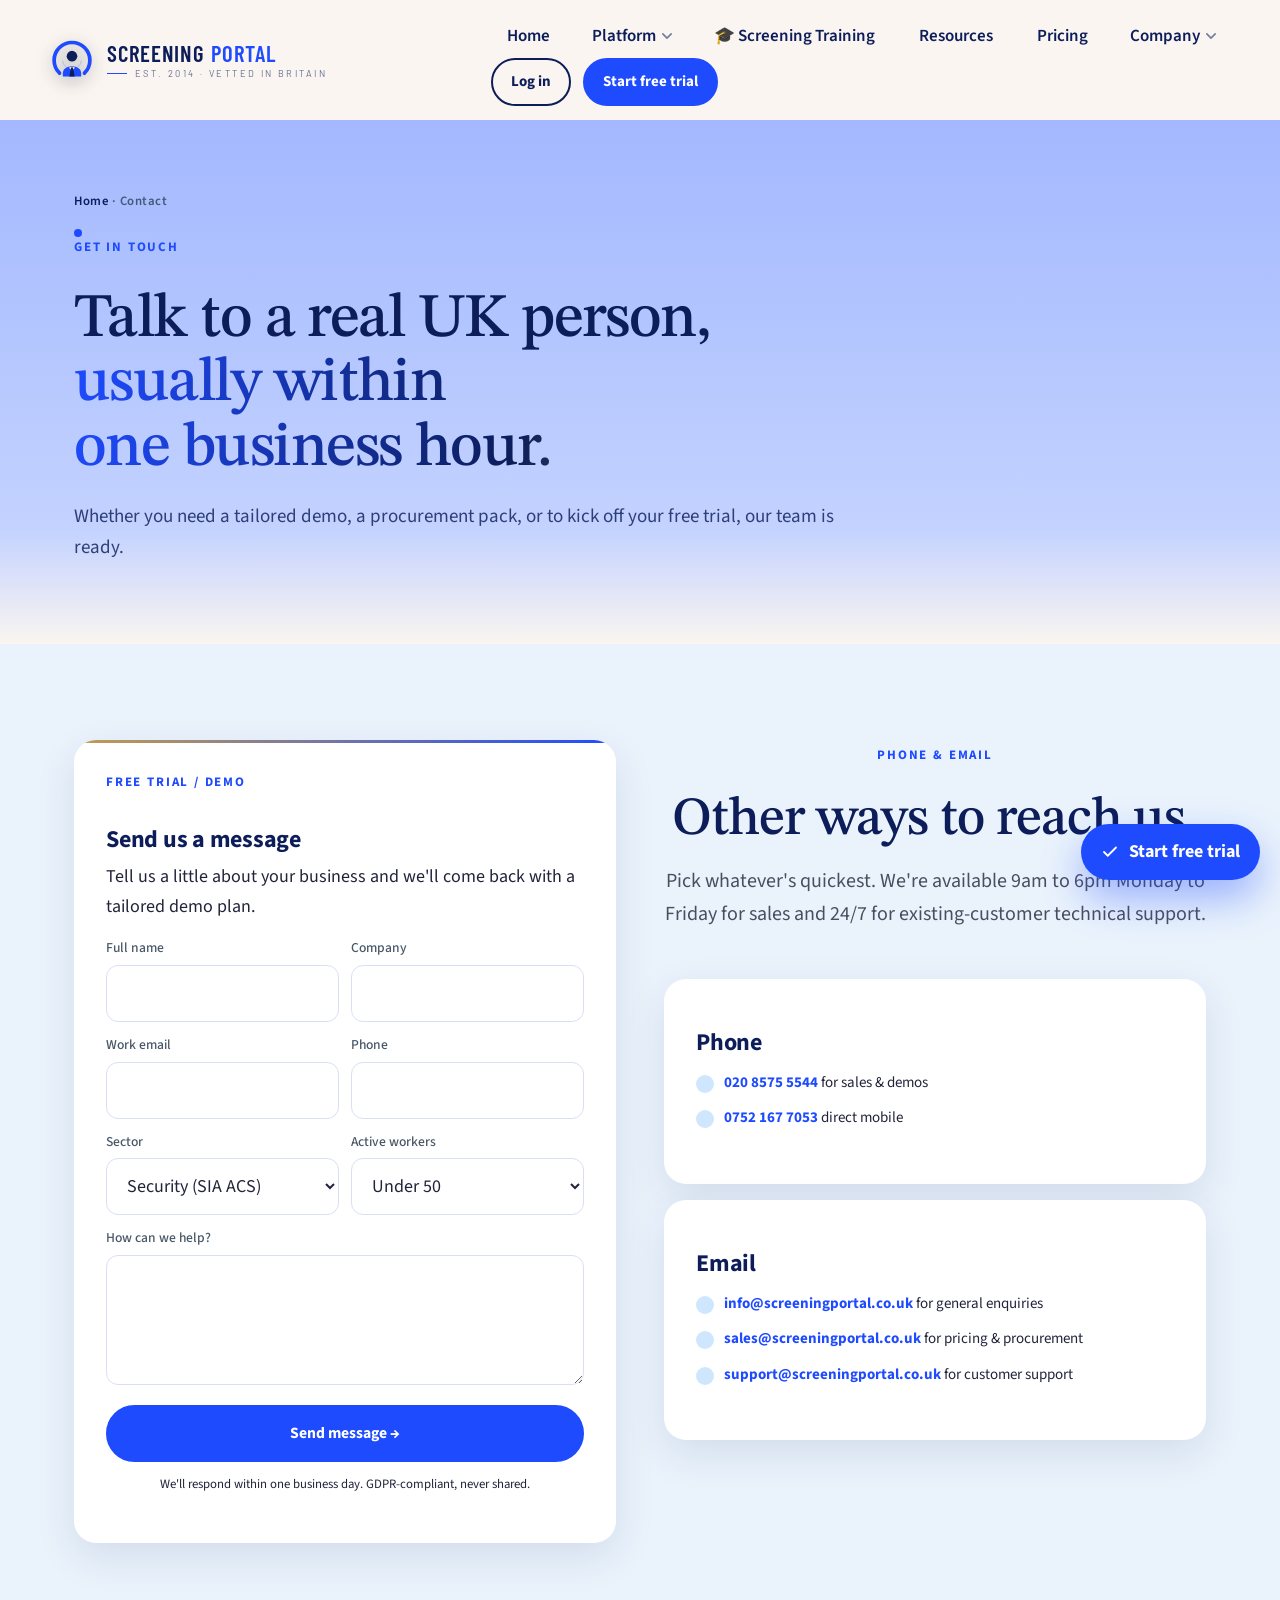
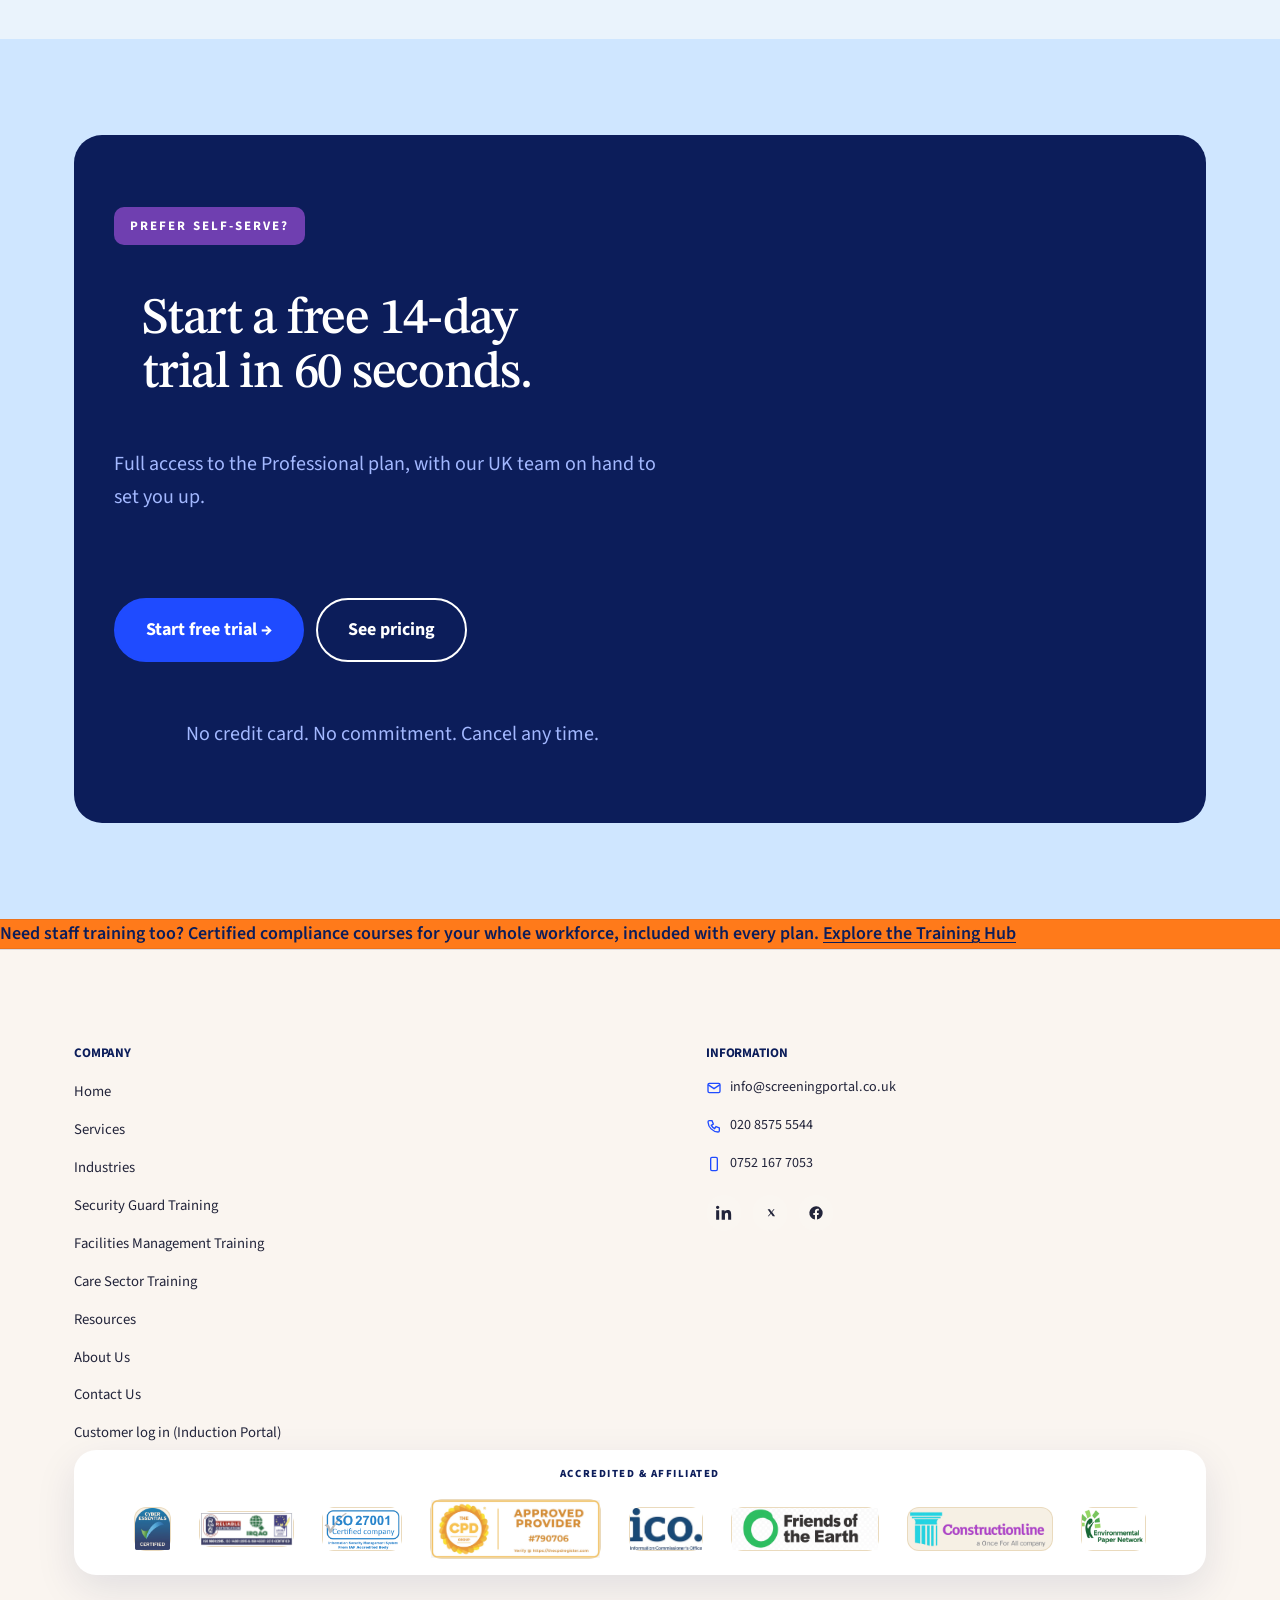
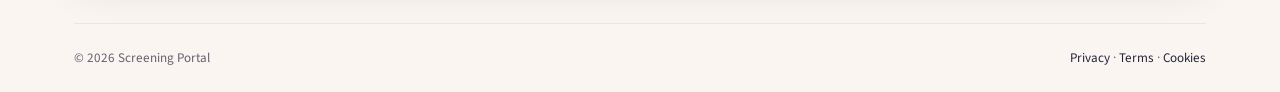
<file: contact.html>
﻿<!doctype html>
<html lang="en-GB">
<head>
<link rel="icon" href="/favicon.svg?v=3" type="image/svg+xml">
<link rel="alternate icon" href="/favicon.ico?v=3" sizes="16x16 32x32 48x48">
<link rel="apple-touch-icon" href="/apple-touch-icon.png?v=3">
<link rel="manifest" href="/site.webmanifest?v=3">
<meta name="theme-color" content="#eaf3fc">
<meta charset="utf-8">
<meta name="viewport" content="width=device-width,initial-scale=1">
<title>Contact &amp; Free Trial | Screening Portal</title>
<meta name="description" content="Talk to our UK team about BS7858 screening, SIA ACS audits and free 14-day trial. Phone, email and same-day callback.">
  <link rel="canonical" href="https://www.screeningportal.co.uk/contact.html">
  <meta property="og:type" content="website">
  <meta property="og:site_name" content="Screening Portal">
  <meta property="og:title" content="Contact &amp; Free Trial | Screening Portal">
  <meta property="og:description" content="Talk to our UK team about BS7858 screening, SIA ACS audits and free 14-day trial. Phone, email and same-day callback.">
  <meta property="og:url" content="https://www.screeningportal.co.uk/contact.html">
  <meta name="twitter:card" content="summary">
<meta name="theme-color" content="#eaf3fc">
<link rel="preconnect" href="https://fonts.googleapis.com">
<link rel="preconnect" href="https://fonts.gstatic.com" crossorigin>
<link rel="stylesheet" href="https://fonts.googleapis.com/css2?family=Barlow:wght@400;500;600;700&family=Barlow+Condensed:wght@500;600;700&family=Inter:wght@400;500;600;700;800;900&display=swap">
<link rel="stylesheet" href="assets/css/style.css?v=2026110101">
<link rel="stylesheet" href="assets/css/premium.css?v=202607120100">
<link rel="stylesheet" href="assets/css/theme-2026.css?v=2026090801">
<link rel="stylesheet" href="https://fonts.googleapis.com/css2?family=STIX+Two+Text:ital,wght@0,400..700;1,400&family=Source+Sans+3:wght@400;600;700&display=swap">
<link rel="stylesheet" href="assets/css/theme-wave.css?v=2026110203">
</head>
<body class="wave-home">

<a class="skip-link" href="#main-content">Skip to content</a>
<noscript><style>.reveal{opacity:1 !important;transform:none !important}</style></noscript>
<header class="site-header">
  <div class="container nav">
    <a class="brand" href="index.html"><span class="brand-mark"><svg viewBox="0 0 64 64" width="100%" height="100%" fill="none" role="img" aria-label="Screening Portal"><path d="M13.9 51.2a26 26 0 1 1 36.2 0" stroke="#b8892b" stroke-width="5.4" stroke-linecap="round"></path><path d="M18.2 33.6a14 14 0 0 0 27.6 0" stroke="#b8892b" stroke-opacity=".28" stroke-width="1.2" stroke-linecap="round"></path><circle cx="32" cy="26.4" r="7.7" fill="#14293d"></circle><path d="M18.6 56v-4.1c0-6.6 5.7-10.7 13.4-10.7s13.4 4.1 13.4 10.7V56z" fill="#2f6f9e"></path><path d="M32 41.2l4.6 2.1-2.6 2.4 1.9 10.3h-7.8l1.9-10.3-2.6-2.4z" fill="#14293d"></path><path d="M32 41.2l-4.6 2.1 2.6 2.4zM32 41.2l4.6 2.1-2.6 2.4z" fill="#f7fbff" fill-opacity=".9"></path></svg></span><span class="brand-word">  <span class="brand-name">Screening <span>Portal</span></span>  <span class="brand-tag"><i aria-hidden="true"></i>Est. 2014 &middot; Vetted in Britain</span></span></a>
    <nav class="mobile-panel" aria-label="Primary">
      <ul class="nav-list">
        <li><a href="index.html">Home</a></li>
        <li class="has-dropdown">
          <button type="button" class="nav-trigger" aria-haspopup="true" aria-expanded="false">Platform <svg class="caret" width="12" height="7" viewBox="0 0 12 7" aria-hidden="true"><path d="M1 1l5 5 5-5" fill="none" stroke="currentColor" stroke-width="2" stroke-linecap="round" stroke-linejoin="round"/></svg></button>
          <ul class="nav-dropdown" role="menu">
            <li><a href="services.html">Screening Services<small>BS 7858, RTW, DBS, references</small></a></li>
            <li><a href="compliance.html">Compliance Map<small>SIA ACS, BS10119:2026, ISO 27001</small></a></li>
            <li><a href="solutions.html">Industry Solutions<small>Security, Care, Labour, FM</small></a></li>
          </ul>
        </li>
        <li><a href="training.html" title="Free BS 7858 screening training course">🎓 Screening Training</a></li>
        <li><a href="resources.html">Resources</a></li>
        <li><a href="pricing.html">Pricing</a></li>
        <li class="has-dropdown">
          <button type="button" class="nav-trigger" aria-haspopup="true" aria-expanded="false">Company <svg class="caret" width="12" height="7" viewBox="0 0 12 7" aria-hidden="true"><path d="M1 1l5 5 5-5" fill="none" stroke="currentColor" stroke-width="2" stroke-linecap="round" stroke-linejoin="round"/></svg></button>
          <ul class="nav-dropdown" role="menu">
            <li><a href="about.html">About us</a></li>
            <li><a href="contact.html">Contact &amp; demo</a></li>
          </ul>
        </li>
      </ul>
      <div class="nav-cta">
        <a class="btn btn--outline btn--sm" href="https://portal.screeningportal.co.uk/admin/users/login" target="_blank" rel="noopener">Log in</a>
        <a class="btn btn--primary btn--sm" href="https://portal.screeningportal.co.uk/register" target="_blank" rel="noopener" data-trial>Start free trial</a>
      </div>
    </nav>
    <button class="nav-toggle" aria-label="Toggle menu" aria-expanded="false"><span></span><span></span><span></span></button>
  </div>
</header>

<section id="main-content" role="main" class="page-intro">
  <div class="container">
    <div class="breadcrumb"><a href="index.html">Home</a> · Contact</div>
    <span class="kicker">GET IN TOUCH</span>
    <h1>
      <span class="h1-line">Talk to a real UK person,</span>
      <span class="h1-line text-gradient">usually within one business hour.</span>
    </h1>
    <p>Whether you need a tailored demo, a procurement pack, or to kick off your free trial, our team is ready.</p>
  </div>
</section>

<!-- Contact split -->
<section class="section">
  <div class="container">
    <div class="row cols-2" style="gap:var(--s-7);align-items:flex-start;">
      <div class="card card--pillar reveal">
        <span class="kicker">FREE TRIAL / DEMO</span>
        <h3>Send us a message</h3>
        <p>Tell us a little about your business and we'll come back with a tailored demo plan.</p>
        <form class="form" data-form novalidate>
          <div class="form-row">
            <div class="field"><label for="c-name">Full name</label><input id="c-name" type="text" required></div>
            <div class="field"><label for="c-company">Company</label><input id="c-company" type="text" required></div>
          </div>
          <div class="form-row">
            <div class="field"><label for="c-email">Work email</label><input id="c-email" type="email" required></div>
            <div class="field"><label for="c-phone">Phone</label><input id="c-phone" type="tel"></div>
          </div>
          <div class="form-row">
            <div class="field">
              <label for="c-sector">Sector</label>
              <select id="c-sector">
                <option>Security (SIA ACS)</option>
                <option>Health &amp; Social Care</option>
                <option>Labour supplier / Recruitment</option>
                <option>Construction &amp; FM</option>
                <option>Hospitality / Warehousing</option>
                <option>Other</option>
              </select>
            </div>
            <div class="field">
              <label for="c-size">Active workers</label>
              <select id="c-size">
                <option>Under 50</option>
                <option>50 to 200</option>
                <option>200 to 500</option>
                <option>500 to 2,000</option>
                <option>2,000+</option>
              </select>
            </div>
          </div>
          <div class="field"><label for="c-msg">How can we help?</label><textarea id="c-msg"></textarea></div>
          <button class="btn btn--primary btn--block" type="submit">Send message →</button>
          <p class="tiny center form-status">We'll respond within one business day. GDPR-compliant, never shared.</p>
        </form>
      </div>

      <div class="reveal" data-delay="1">
        <div class="section-head section-head--flush">
          <span class="kicker">PHONE &amp; EMAIL</span>
          <h2>Other ways to reach us.</h2>
          <p>Pick whatever's quickest. We're available 9am to 6pm Monday to Friday for sales and 24/7 for existing-customer technical support.</p>
        </div>

        <div class="card mt-4">
          <h3>Phone</h3>
          <ul class="feature-list">
            <li><a href="tel:02085755544"><b>020 8575 5544</b></a> for sales &amp; demos</li>
            <li><a href="tel:07521677053"><b>0752 167 7053</b></a> direct mobile</li>
          </ul>
        </div>

        <div class="card mt-4">
          <h3>Email</h3>
          <ul class="feature-list">
            <li><a href="mailto:info@screeningportal.co.uk"><b>info@screeningportal.co.uk</b></a> for general enquiries</li>
            <li><a href="mailto:sales@screeningportal.co.uk"><b>sales@screeningportal.co.uk</b></a> for pricing &amp; procurement</li>
            <li><a href="mailto:support@screeningportal.co.uk"><b>support@screeningportal.co.uk</b></a> for customer support</li>
          </ul>
        </div>

      </div>
    </div>
  </div>
</section>

<!-- CTA -->
<section class="section section--soft">
  <div class="container">
    <div class="cta-banner reveal">
      <span class="kicker">PREFER SELF-SERVE?</span>
      <h2>Start a free 14-day trial in 60 seconds.</h2>
      <p>Full access to the Professional plan, with our UK team on hand to set you up.</p>
      <div class="hero-cta">
        <a class="btn btn--primary btn--lg" href="https://portal.screeningportal.co.uk/register" target="_blank" rel="noopener" data-trial>Start free trial →</a>
        <a class="btn btn--ghost btn--lg" href="pricing.html">See pricing</a>
      </div>
      <p class="cta-reassure">No credit card. No commitment. Cancel any time.</p>
    </div>
  </div>
</section>

<div class="xlink-band">Need staff training too? Certified compliance courses for your whole workforce, included with every plan. <a href="training.html">Explore the Training Hub</a></div>
<footer class="site-footer">
  <div class="container">
    <div class="foot-grid">
      <div>
        <h4>Company</h4>
        <ul>
          <li><a href="index.html">Home</a></li>
          <li><a href="services.html">Services</a></li>
          <li><a href="solutions.html">Industries</a></li>
          <li><a href="training.html#security">Security Guard Training</a></li>
          <li><a href="training.html#fm">Facilities Management Training</a></li>
          <li><a href="training.html#care">Care Sector Training</a></li>
          <li><a href="resources.html">Resources</a></li>
          <li><a href="about.html">About Us</a></li>
          <li><a href="contact.html">Contact Us</a></li>
          <li><a href="https://app.inductionportal.co.uk" target="_blank" rel="noopener">Customer log in (Induction Portal)</a></li>
        </ul>
      </div>
      <div>
        <h4>Compliance</h4>
        <div class="cert-stack">
          <a class="cert" href="#" aria-label="Cyber Essentials Certified"><img loading="lazy" decoding="async" src="assets/img/accred-cyber-essentials.png" alt="Cyber Essentials Certified"></a>
          <a class="cert cert-wide" href="#" aria-label="ISO 9001, 14001 and 45001 Certified"><img loading="lazy" decoding="async" src="assets/img/accred-iso-9001-14001-45001.png" alt="ISO 9001:2015, ISO 14001:2015 and ISO 45001:2018 Certified"></a>
          <a class="cert" href="#" aria-label="ISO 27001 Certified"><img loading="lazy" decoding="async" src="assets/img/accred-iso-27001.png" alt="ISO 27001 Certified company"></a>
        </div>
      </div>
      <div>
        <h4>Affiliations</h4>
        <div class="cert-stack">
          <a class="cert" href="https://ico.org.uk" target="_blank" rel="noopener" aria-label="Information Commissioner's Office"><img loading="lazy" decoding="async" src="assets/img/affil-ico.png" alt="Information Commissioner's Office"></a>
          <a class="cert" href="#" aria-label="Friends of the Earth"><img loading="lazy" decoding="async" src="assets/img/affil-friends-of-the-earth.png" alt="Friends of the Earth"></a>
          <a class="cert" href="https://www.constructionline.co.uk" target="_blank" rel="noopener" aria-label="Constructionline"><img loading="lazy" decoding="async" src="assets/img/affil-constructionline.png" alt="Constructionline, a Once For All company"></a>
          <a class="cert" href="#" aria-label="Environmental Paper Network"><img loading="lazy" decoding="async" src="assets/img/affil-environmental-paper-network.png" alt="Environmental Paper Network"></a>
        </div>
      </div>
      <div>
        <h4>Information</h4>
        <ul class="info-list">
          <li><a href="mailto:info@screeningportal.co.uk"><svg viewBox="0 0 24 24" fill="none" stroke="currentColor" stroke-width="2"><rect x="3" y="5" width="18" height="14" rx="2"/><path d="M3 7l9 6 9-6"/></svg>info@screeningportal.co.uk</a></li>
          <li><a href="tel:02085755544"><svg viewBox="0 0 24 24" fill="none" stroke="currentColor" stroke-width="2"><path d="M5 4h4l2 5-3 2a12 12 0 0 0 5 5l2-3 5 2v4a2 2 0 0 1-2 2A16 16 0 0 1 3 6a2 2 0 0 1 2-2z"/></svg>020 8575 5544</a></li>
          <li><a href="tel:07521677053"><svg viewBox="0 0 24 24" fill="none" stroke="currentColor" stroke-width="2"><rect x="7" y="2" width="10" height="20" rx="2"/></svg>0752 167 7053</a></li>
        
        </ul>
        <div class="socials" style="margin-top:14px;">
          <a href="#" aria-label="LinkedIn"><svg viewBox="0 0 24 24" fill="currentColor"><path d="M4.98 3.5C4.98 4.88 3.87 6 2.5 6S0 4.88 0 3.5 1.12 1 2.5 1s2.48 1.12 2.48 2.5zM.22 8h4.56v14H.22zM8.5 8h4.37v1.91h.07c.61-1.15 2.1-2.36 4.32-2.36 4.62 0 5.48 3.04 5.48 7v7.45h-4.56v-6.6c0-1.57-.03-3.6-2.2-3.6-2.2 0-2.54 1.72-2.54 3.49v6.71H8.5z"/></svg></a>
          <a href="#" aria-label="X"><svg viewBox="0 0 24 24" fill="currentColor"><path d="M18.9 6.4l-3.7 4.2 4.4 6.4h-3.4l-2.7-4-3.4 4H8.7l3.9-4.5L8.4 6.4h3.4l2.4 3.6 3.1-3.6z"/></svg></a>
          <a href="#" aria-label="Facebook"><svg viewBox="0 0 24 24" fill="currentColor"><path d="M22 12a10 10 0 1 0-11.6 9.9V15h-2.5v-3h2.5V9.7c0-2.5 1.5-3.9 3.7-3.9 1.1 0 2.2.2 2.2.2v2.4h-1.2c-1.2 0-1.6.8-1.6 1.6V12h2.7l-.4 3h-2.3v6.9A10 10 0 0 0 22 12z"/></svg></a>
        </div>
      </div>
    </div>
        <div class="accred-band">
      <span class="accred-title">Accredited &amp; affiliated</span>
      <div class="accred-logos">
        <a class="accred-logo" href="#" aria-label="Cyber Essentials Certified"><img loading="lazy" decoding="async" src="assets/img/accred-cyber-essentials.png" alt="Cyber Essentials Certified"></a>
        <a class="accred-logo accred-wide" href="#" aria-label="ISO 9001, 14001 and 45001 Certified"><img loading="lazy" decoding="async" src="assets/img/accred-iso-9001-14001-45001.png" alt="ISO 9001:2015, ISO 14001:2015 and ISO 45001:2018 Certified"></a>
        <a class="accred-logo" href="#" aria-label="ISO 27001 Certified"><img loading="lazy" decoding="async" src="assets/img/accred-iso-27001.png" alt="ISO 27001 Certified company"></a>
        <a class="accred-logo accred-cpd" href="https://thecpdregister.com" target="_blank" rel="noopener" aria-label="CPD Group Approved Provider 790706"><img loading="lazy" decoding="async" src="assets/img/accred-cpd-approved-provider.jpg" alt="The CPD Group Approved Provider, member 790706"></a>
        <a class="accred-logo" href="https://ico.org.uk" target="_blank" rel="noopener" aria-label="Information Commissioner's Office"><img loading="lazy" decoding="async" src="assets/img/affil-ico.png" alt="Information Commissioner's Office"></a>
        <a class="accred-logo" href="#" aria-label="Friends of the Earth"><img loading="lazy" decoding="async" src="assets/img/affil-friends-of-the-earth.png" alt="Friends of the Earth"></a>
        <a class="accred-logo" href="https://www.constructionline.co.uk" target="_blank" rel="noopener" aria-label="Constructionline"><img loading="lazy" decoding="async" src="assets/img/affil-constructionline.png" alt="Constructionline, a Once For All company"></a>
        <a class="accred-logo" href="#" aria-label="Environmental Paper Network"><img loading="lazy" decoding="async" src="assets/img/affil-environmental-paper-network.png" alt="Environmental Paper Network"></a>
      </div>
    </div>
    <div class="foot-bottom">
      <span>&copy; <span id="year">2026</span> Screening Portal</span>
      <span><a href="#">Privacy</a> &middot; <a href="#">Terms</a> &middot; <a href="#">Cookies</a></span>
    </div>
  </div>
</footer>

<a class="float-cta" href="https://portal.screeningportal.co.uk/register" target="_blank" rel="noopener" data-trial>
  <svg viewBox="0 0 24 24" width="18" height="18" fill="none" stroke="currentColor" stroke-width="2.4" stroke-linecap="round" stroke-linejoin="round"><polyline points="20 6 9 17 4 12"/></svg>
  Start free trial
</a>

<div class="modal-backdrop" id="trial-modal" role="dialog" aria-modal="true">
  <div class="modal">
    <button class="close" aria-label="Close" data-close>×</button>
    <span class="kicker">FREE 14-DAY TRIAL</span>
    <h3>Start screening in under 24 hours.</h3>
    <p>No credit card. No commitment. Cancel any time.</p>
    <form class="form" data-form novalidate>
      <div class="form-row"><div class="field"><label for="t-name">Full name</label><input id="t-name" name="name" autocomplete="name" type="text" required></div><div class="field"><label for="t-company">Company</label><input id="t-company" name="organization" autocomplete="organization" type="text" required></div></div>
      <div class="form-row"><div class="field"><label for="t-email">Work email</label><input id="t-email" name="email" autocomplete="email" type="email" required></div><div class="field"><label for="t-phone">Phone</label><input id="t-phone" name="tel" autocomplete="tel" type="tel"></div></div>
      <div class="field"><label for="t-sector">Primary sector</label><select id="t-sector" name="sector"><option>Security (SIA ACS)</option><option>Health &amp; Social Care</option><option>Labour supplier / Recruitment</option><option>Construction &amp; FM</option><option>Hospitality / Warehousing</option><option>Other</option></select></div>
      <button class="btn btn--primary btn--block" type="submit">Create my free trial →</button>
      <p class="tiny center form-status">GDPR-compliant, never shared.</p>
    </form>
  </div>
</div>

<script src="assets/js/main.js?v=2026110202" defer></script>
<script src="assets/js/premium.js?v=202607120100" defer></script>
</body>
</html>
</file>
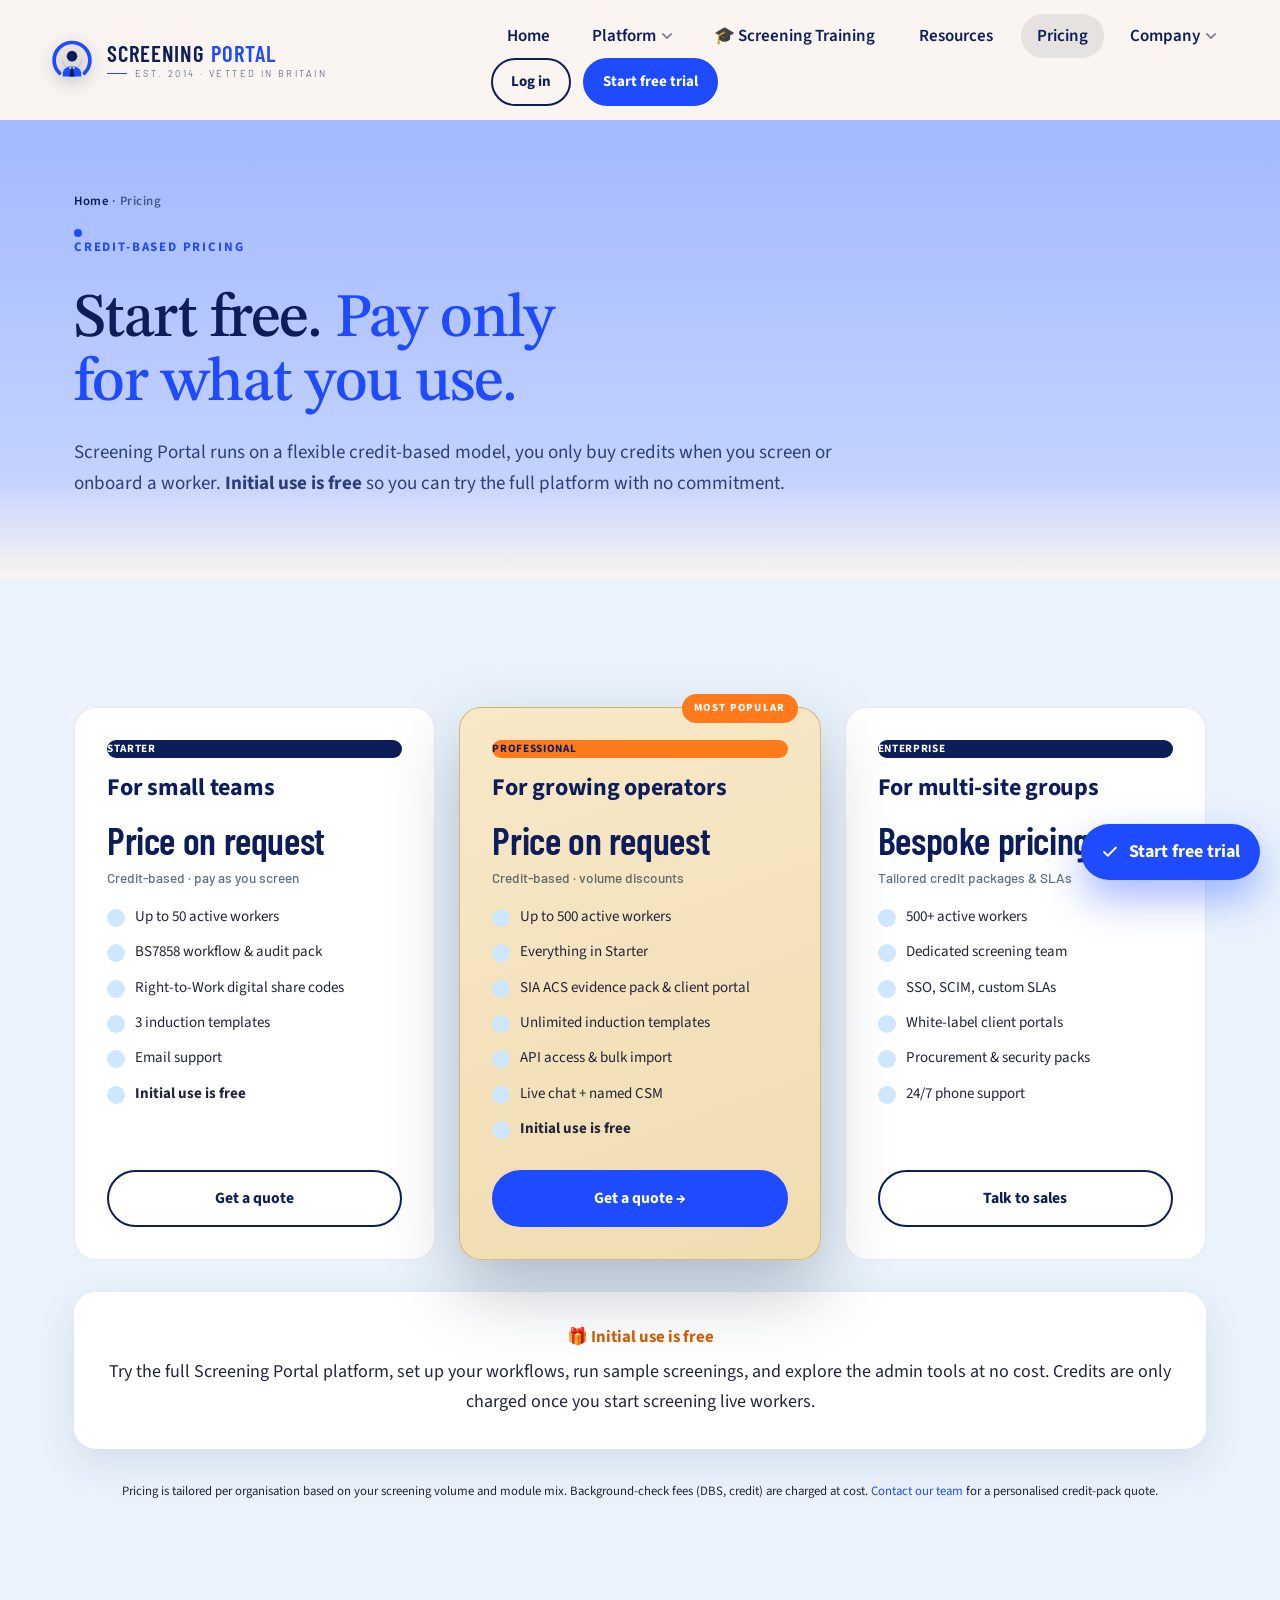
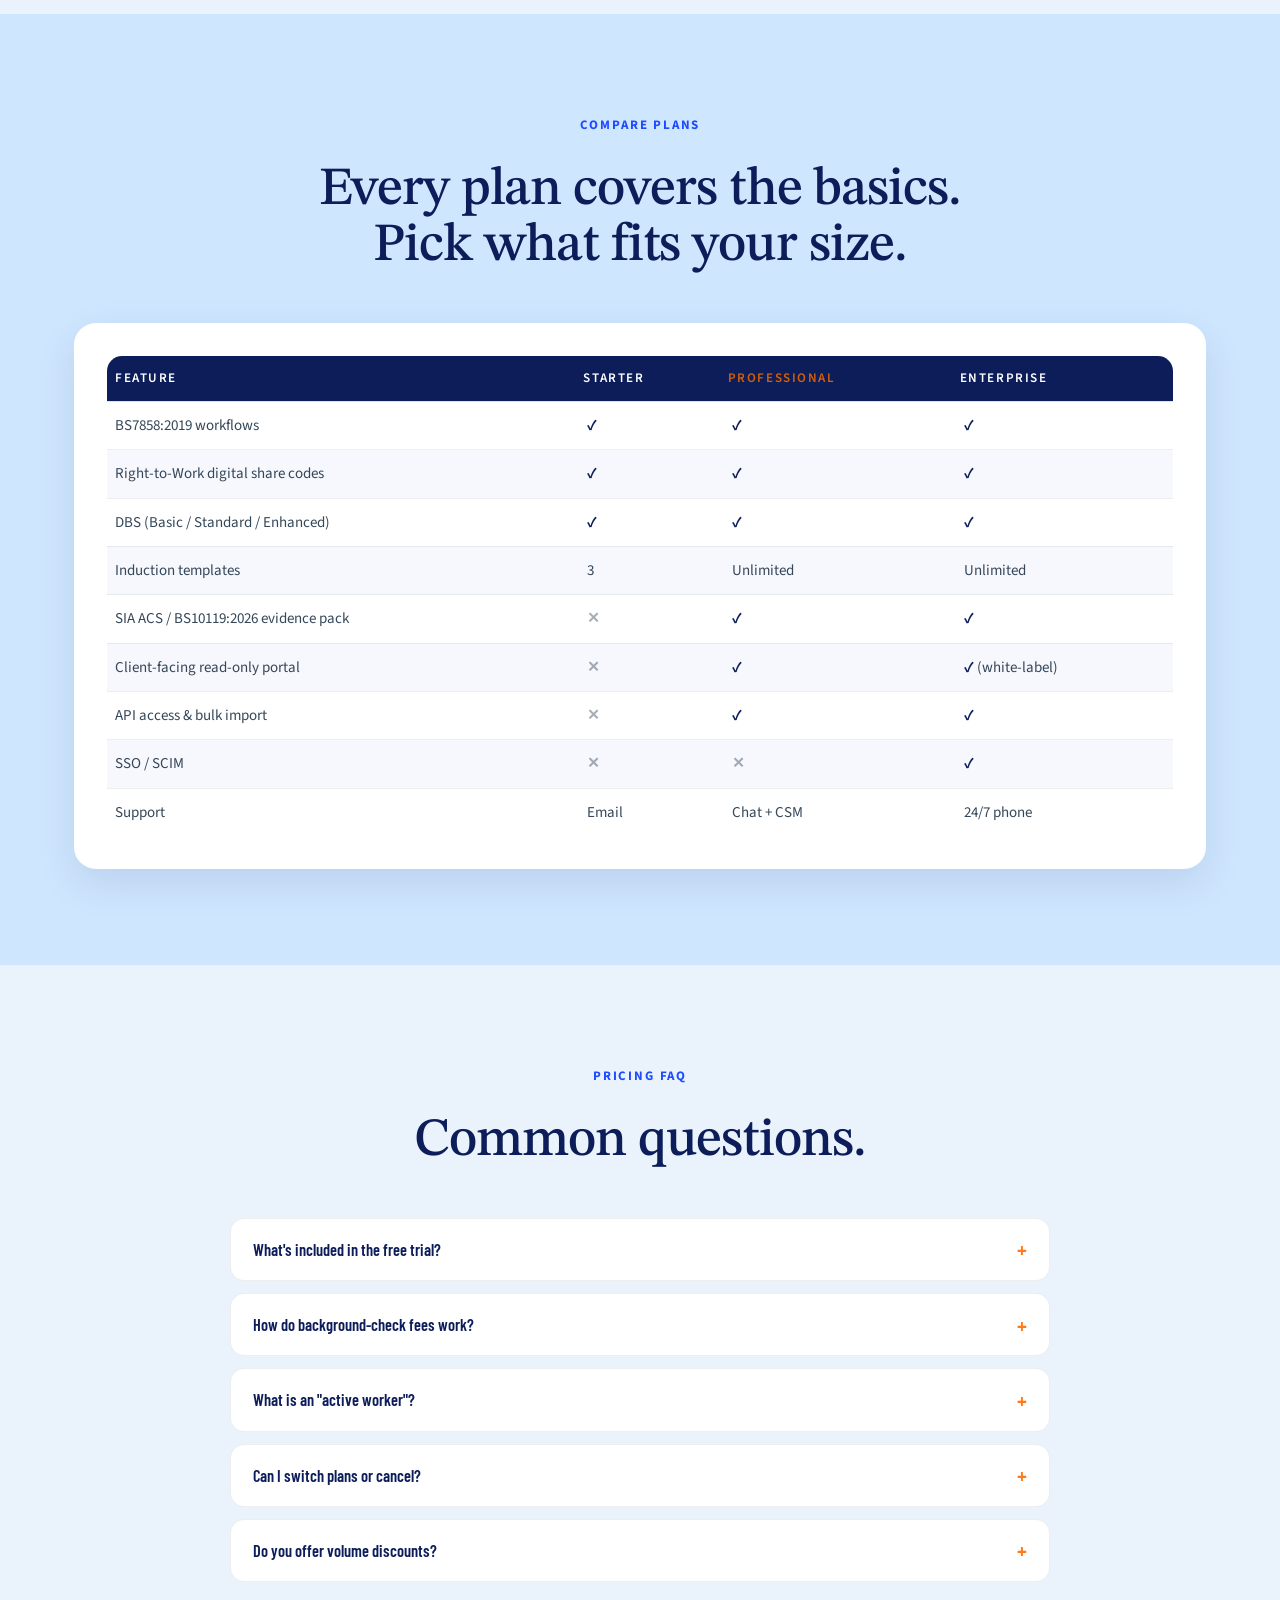
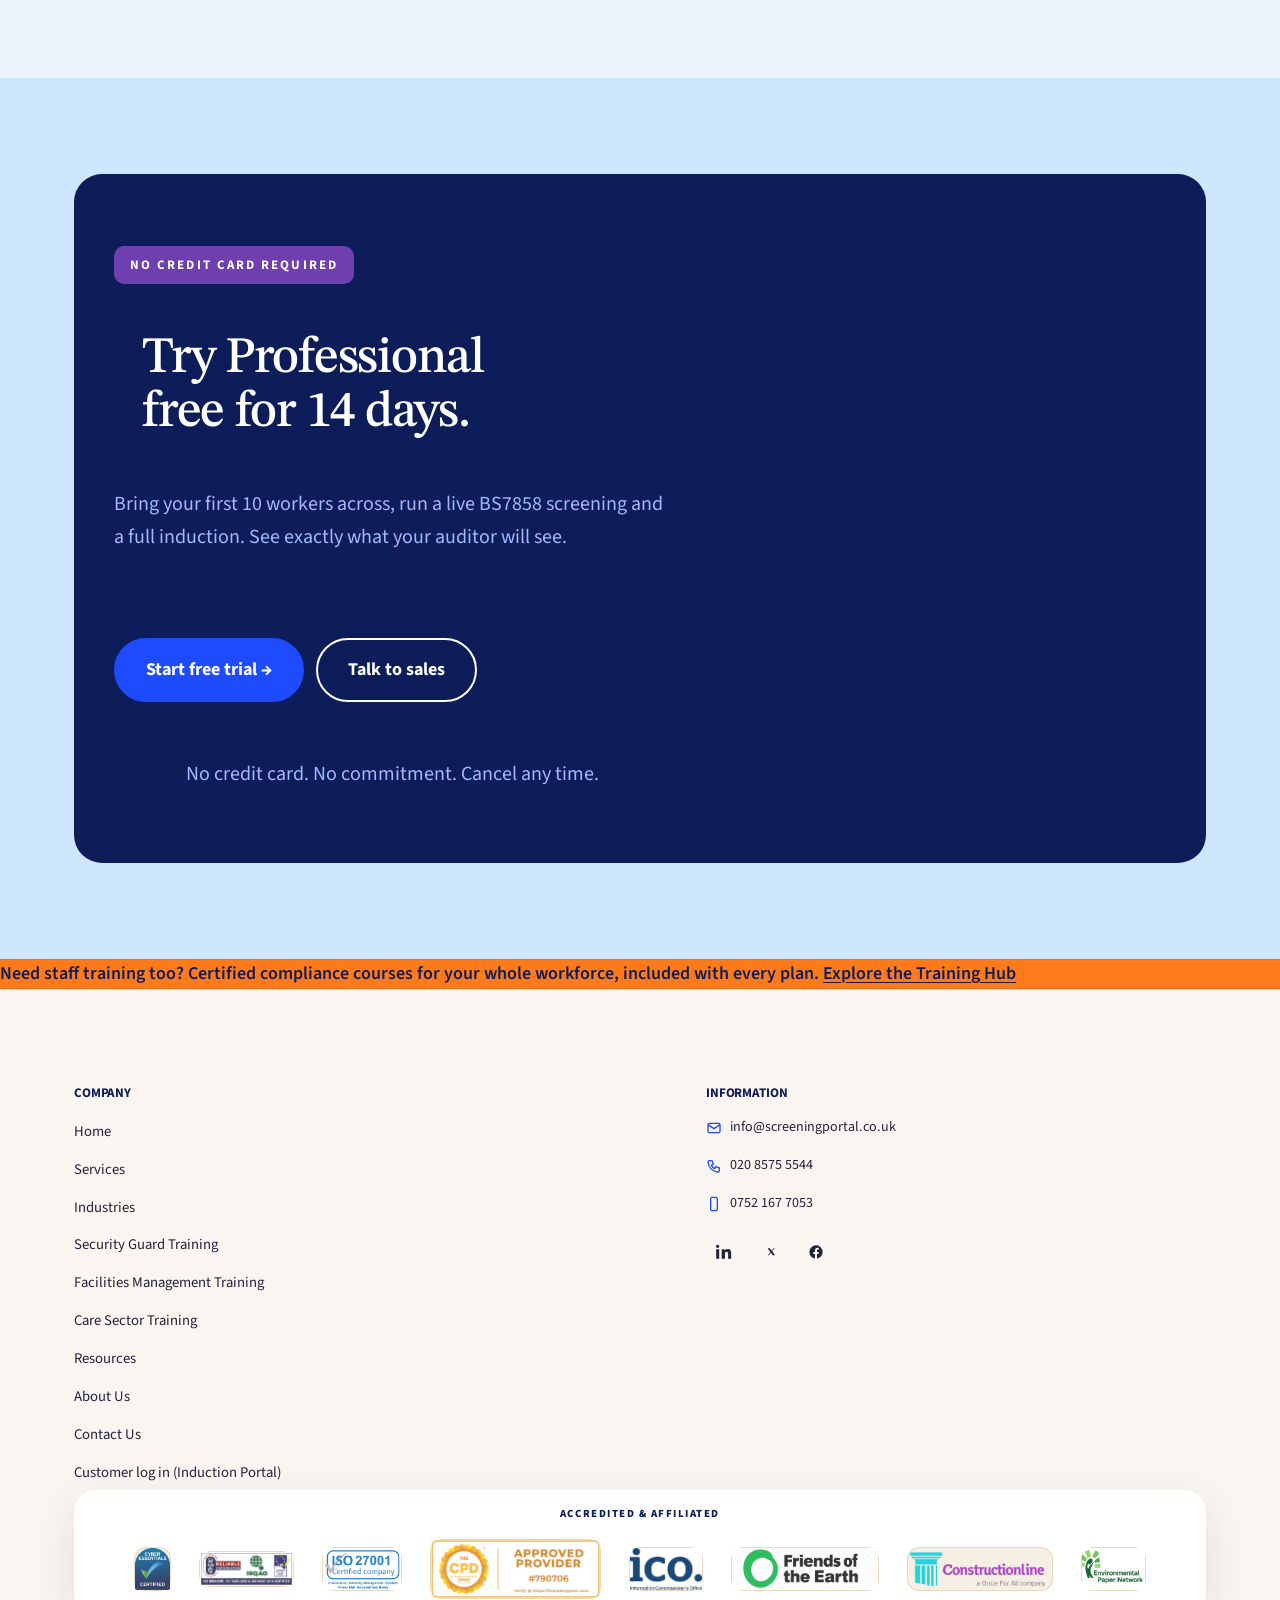
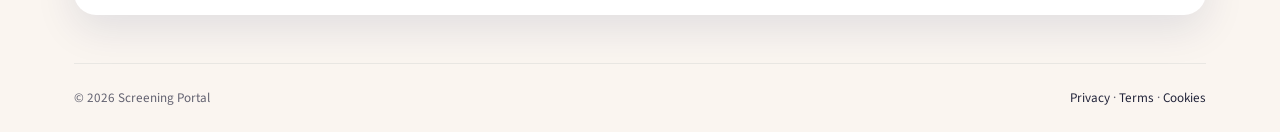
<file: pricing.html>
﻿<!doctype html>
<html lang="en-GB">
<head>
<link rel="icon" href="/favicon.svg?v=3" type="image/svg+xml">
<link rel="alternate icon" href="/favicon.ico?v=3" sizes="16x16 32x32 48x48">
<link rel="apple-touch-icon" href="/apple-touch-icon.png?v=3">
<link rel="manifest" href="/site.webmanifest?v=3">
<meta name="theme-color" content="#eaf3fc">
<meta charset="utf-8">
<meta name="viewport" content="width=device-width,initial-scale=1">
<title>Pricing &amp; Free Trial Plans | Screening Portal</title>
<meta name="description" content="Simple per-worker pricing. Free 14-day trial, no credit card. Volume discounts. BS7858 screening, inductions and audit packs in every plan.">
  <link rel="canonical" href="https://www.screeningportal.co.uk/pricing.html">
  <meta property="og:type" content="website">
  <meta property="og:site_name" content="Screening Portal">
  <meta property="og:title" content="Pricing &amp; Free Trial Plans | Screening Portal">
  <meta property="og:description" content="Simple per-worker pricing. Free 14-day trial, no credit card. Volume discounts. BS7858 screening, inductions and audit packs in every plan.">
  <meta property="og:url" content="https://www.screeningportal.co.uk/pricing.html">
  <meta name="twitter:card" content="summary">
<meta name="theme-color" content="#eaf3fc">
<link rel="preconnect" href="https://fonts.googleapis.com">
<link rel="preconnect" href="https://fonts.gstatic.com" crossorigin>
<link rel="stylesheet" href="https://fonts.googleapis.com/css2?family=Barlow:wght@400;500;600;700&family=Barlow+Condensed:wght@500;600;700&family=Inter:wght@400;500;600;700;800;900&display=swap">
<link rel="stylesheet" href="assets/css/style.css?v=2026110101">
<link rel="stylesheet" href="assets/css/premium.css?v=202607120100">
<link rel="stylesheet" href="assets/css/theme-2026.css?v=2026090801">
<link rel="stylesheet" href="https://fonts.googleapis.com/css2?family=STIX+Two+Text:ital,wght@0,400..700;1,400&family=Source+Sans+3:wght@400;600;700&display=swap">
<link rel="stylesheet" href="assets/css/theme-wave.css?v=2026110203">
</head>
<body class="wave-home">

<a class="skip-link" href="#main-content">Skip to content</a>
<noscript><style>.reveal{opacity:1 !important;transform:none !important}</style></noscript>
<header class="site-header">
  <div class="container nav">
    <a class="brand" href="index.html"><span class="brand-mark"><svg viewBox="0 0 64 64" width="100%" height="100%" fill="none" role="img" aria-label="Screening Portal"><path d="M13.9 51.2a26 26 0 1 1 36.2 0" stroke="#b8892b" stroke-width="5.4" stroke-linecap="round"></path><path d="M18.2 33.6a14 14 0 0 0 27.6 0" stroke="#b8892b" stroke-opacity=".28" stroke-width="1.2" stroke-linecap="round"></path><circle cx="32" cy="26.4" r="7.7" fill="#14293d"></circle><path d="M18.6 56v-4.1c0-6.6 5.7-10.7 13.4-10.7s13.4 4.1 13.4 10.7V56z" fill="#2f6f9e"></path><path d="M32 41.2l4.6 2.1-2.6 2.4 1.9 10.3h-7.8l1.9-10.3-2.6-2.4z" fill="#14293d"></path><path d="M32 41.2l-4.6 2.1 2.6 2.4zM32 41.2l4.6 2.1-2.6 2.4z" fill="#f7fbff" fill-opacity=".9"></path></svg></span><span class="brand-word">  <span class="brand-name">Screening <span>Portal</span></span>  <span class="brand-tag"><i aria-hidden="true"></i>Est. 2014 &middot; Vetted in Britain</span></span></a>
    <nav class="mobile-panel" aria-label="Primary">
      <ul class="nav-list">
        <li><a href="index.html">Home</a></li>
        <li class="has-dropdown">
          <button type="button" class="nav-trigger" aria-haspopup="true" aria-expanded="false">Platform <svg class="caret" width="12" height="7" viewBox="0 0 12 7" aria-hidden="true"><path d="M1 1l5 5 5-5" fill="none" stroke="currentColor" stroke-width="2" stroke-linecap="round" stroke-linejoin="round"/></svg></button>
          <ul class="nav-dropdown" role="menu">
            <li><a href="services.html">Screening Services<small>BS 7858, RTW, DBS, references</small></a></li>
            <li><a href="compliance.html">Compliance Map<small>SIA ACS, BS10119:2026, ISO 27001</small></a></li>
            <li><a href="solutions.html">Industry Solutions<small>Security, Care, Labour, FM</small></a></li>
          </ul>
        </li>
        <li><a href="training.html" title="Free BS 7858 screening training course">🎓 Screening Training</a></li>
        <li><a href="resources.html">Resources</a></li>
        <li><a href="pricing.html">Pricing</a></li>
        <li class="has-dropdown">
          <button type="button" class="nav-trigger" aria-haspopup="true" aria-expanded="false">Company <svg class="caret" width="12" height="7" viewBox="0 0 12 7" aria-hidden="true"><path d="M1 1l5 5 5-5" fill="none" stroke="currentColor" stroke-width="2" stroke-linecap="round" stroke-linejoin="round"/></svg></button>
          <ul class="nav-dropdown" role="menu">
            <li><a href="about.html">About us</a></li>
            <li><a href="contact.html">Contact &amp; demo</a></li>
          </ul>
        </li>
      </ul>
      <div class="nav-cta">
        <a class="btn btn--outline btn--sm" href="https://portal.screeningportal.co.uk/admin/users/login" target="_blank" rel="noopener">Log in</a>
        <a class="btn btn--primary btn--sm" href="https://portal.screeningportal.co.uk/register" target="_blank" rel="noopener" data-trial>Start free trial</a>
      </div>
    </nav>
    <button class="nav-toggle" aria-label="Toggle menu" aria-expanded="false"><span></span><span></span><span></span></button>
  </div>
</header>

<section id="main-content" role="main" class="page-intro">
  <div class="container">
    <div class="breadcrumb"><a href="index.html">Home</a> · Pricing</div>
    <span class="kicker">CREDIT-BASED PRICING</span>
    <h1>Start free. <span class="text-gradient">Pay only for what you use.</span></h1>
    <p>Screening Portal runs on a flexible credit-based model, you only buy credits when you screen or onboard a worker. <strong>Initial use is free</strong> so you can try the full platform with no commitment.</p>
  </div>
</section>

<!-- Pricing tiers -->
<section class="section">
  <div class="container">
    <div class="price-grid">
      <div class="price-card reveal">
        <span class="badge badge--navy">STARTER</span>
        <h3 class="mt-4">For small teams</h3>
        <p class="price-tag">Price on request<small>Credit-based · pay as you screen</small></p>
        <ul class="feature-list">
          <li>Up to 50 active workers</li>
          <li>BS7858 workflow &amp; audit pack</li>
          <li>Right-to-Work digital share codes</li>
          <li>3 induction templates</li>
          <li>Email support</li>
          <li><strong>Initial use is free</strong></li>
        </ul>
        <a class="btn btn--outline" href="contact.html">Get a quote</a>
      </div>

      <div class="price-card is-featured reveal" data-delay="1">
        <span class="badge badge--orange">PROFESSIONAL</span>
        <h3 class="mt-4">For growing operators</h3>
        <p class="price-tag">Price on request<small>Credit-based · volume discounts</small></p>
        <ul class="feature-list">
          <li>Up to 500 active workers</li>
          <li>Everything in Starter</li>
          <li>SIA ACS evidence pack &amp; client portal</li>
          <li>Unlimited induction templates</li>
          <li>API access &amp; bulk import</li>
          <li>Live chat + named CSM</li>
          <li><strong>Initial use is free</strong></li>
        </ul>
        <a class="btn btn--primary btn--block" href="contact.html">Get a quote →</a>
      </div>

      <div class="price-card reveal" data-delay="2">
        <span class="badge badge--navy">ENTERPRISE</span>
        <h3 class="mt-4">For multi-site groups</h3>
        <p class="price-tag">Bespoke pricing<small>Tailored credit packages &amp; SLAs</small></p>
        <ul class="feature-list">
          <li>500+ active workers</li>
          <li>Dedicated screening team</li>
          <li>SSO, SCIM, custom SLAs</li>
          <li>White-label client portals</li>
          <li>Procurement &amp; security packs</li>
          <li>24/7 phone support</li>
        </ul>
        <a class="btn btn--outline" href="contact.html">Talk to sales</a>
      </div>
    </div>

    <div class="card mt-6 reveal is-static sp-note">
      <p class="mt-0" style="margin-bottom:6px;font-weight:700;color:var(--c-warn-d);font-size:1.05rem">🎁 Initial use is free</p>
      <p class="mt-0" style="margin:0;color:var(--c-text)">Try the full Screening Portal platform, set up your workflows, run sample screenings, and explore the admin tools at no cost. Credits are only charged once you start screening live workers.</p>
    </div>

    <p class="center tiny mt-6">Pricing is tailored per organisation based on your screening volume and module mix. Background-check fees (DBS, credit) are charged at cost. <a href="contact.html">Contact our team</a> for a personalised credit-pack quote.</p>
  </div>
</section>

<!-- Comparison -->
<section class="section section--soft">
  <div class="container">
    <div class="section-head reveal">
      <span class="kicker">COMPARE PLANS</span>
      <h2>Every plan covers the basics. Pick what fits your size.</h2>
    </div>
    <div class="card reveal" style="overflow-x:auto;">
      <table style="width:100%;border-collapse:collapse;font-size:.95rem;">
        <thead>
          <tr style="text-align:left;border-bottom:2px solid var(--c-line);">
            <th style="padding:12px 8px;">Feature</th>
            <th style="padding:12px 8px;">Starter</th>
            <th style="padding:12px 8px;color:var(--c-warn-d);">Professional</th>
            <th style="padding:12px 8px;">Enterprise</th>
          </tr>
        </thead>
        <tbody>
          <tr style="border-bottom:1px solid var(--c-line);"><td style="padding:12px 8px;">BS7858:2019 workflows</td><td><span class="tbl-yes">✓</span></td><td><span class="tbl-yes">✓</span></td><td><span class="tbl-yes">✓</span></td></tr>
          <tr style="border-bottom:1px solid var(--c-line);"><td style="padding:12px 8px;">Right-to-Work digital share codes</td><td><span class="tbl-yes">✓</span></td><td><span class="tbl-yes">✓</span></td><td><span class="tbl-yes">✓</span></td></tr>
          <tr style="border-bottom:1px solid var(--c-line);"><td style="padding:12px 8px;">DBS (Basic / Standard / Enhanced)</td><td><span class="tbl-yes">✓</span></td><td><span class="tbl-yes">✓</span></td><td><span class="tbl-yes">✓</span></td></tr>
          <tr style="border-bottom:1px solid var(--c-line);"><td style="padding:12px 8px;">Induction templates</td><td>3</td><td>Unlimited</td><td>Unlimited</td></tr>
          <tr style="border-bottom:1px solid var(--c-line);"><td style="padding:12px 8px;">SIA ACS / BS10119:2026 evidence pack</td><td><span class="tbl-no">✕</span></td><td><span class="tbl-yes">✓</span></td><td><span class="tbl-yes">✓</span></td></tr>
          <tr style="border-bottom:1px solid var(--c-line);"><td style="padding:12px 8px;">Client-facing read-only portal</td><td><span class="tbl-no">✕</span></td><td><span class="tbl-yes">✓</span></td><td><span class="tbl-yes">✓</span> (white-label)</td></tr>
          <tr style="border-bottom:1px solid var(--c-line);"><td style="padding:12px 8px;">API access &amp; bulk import</td><td><span class="tbl-no">✕</span></td><td><span class="tbl-yes">✓</span></td><td><span class="tbl-yes">✓</span></td></tr>
          <tr style="border-bottom:1px solid var(--c-line);"><td style="padding:12px 8px;">SSO / SCIM</td><td><span class="tbl-no">✕</span></td><td><span class="tbl-no">✕</span></td><td><span class="tbl-yes">✓</span></td></tr>
          <tr style="border-bottom:1px solid var(--c-line);"><td style="padding:12px 8px;">Support</td><td>Email</td><td>Chat + CSM</td><td>24/7 phone</td></tr>
        </tbody>
      </table>
    </div>
  </div>
</section>

<!-- FAQ -->
<section class="section">
  <div class="container">
    <div class="section-head reveal">
      <span class="kicker">PRICING FAQ</span>
      <h2>Common questions.</h2>
    </div>
    <div class="accordion reveal" style="max-width:820px;margin:0 auto;">
      <div class="acc-item">
        <button class="acc-trigger">What's included in the free trial?</button>
        <div class="acc-panel"><p>Full Professional functionality for 14 days, including BS7858 workflow, inductions, audit packs and client portal. No credit card required. We'll import up to 10 worker records to help you get started.</p></div>
      </div>
      <div class="acc-item">
        <button class="acc-trigger">How do background-check fees work?</button>
        <div class="acc-panel"><p>Platform fees are per active worker. Underlying screening costs (DBS, credit, RTW where the provider charges) are passed through at cost. No markup.</p></div>
      </div>
      <div class="acc-item">
        <button class="acc-trigger">What is an &quot;active worker&quot;?</button>
        <div class="acc-panel"><p>Anyone with a live profile being onboarded, screened, in induction, or assigned to a site. Archived / leaver records don't count toward your bill.</p></div>
      </div>
      <div class="acc-item">
        <button class="acc-trigger">Can I switch plans or cancel?</button>
        <div class="acc-panel"><p>Yes. Upgrade or downgrade any time. Cancel monthly contracts at the end of the billing period.</p></div>
      </div>
      <div class="acc-item">
        <button class="acc-trigger">Do you offer volume discounts?</button>
        <div class="acc-panel"><p>Yes. Automatic discount tiers apply at 200, 500 and 2,000 active workers, plus negotiated rates for enterprise multi-site groups.</p></div>
      </div>
    </div>
  </div>
</section>

<!-- CTA -->
<section class="section section--soft">
  <div class="container">
    <div class="cta-banner reveal">
      <span class="kicker">NO CREDIT CARD REQUIRED</span>
      <h2>Try Professional free for 14 days.</h2>
      <p>Bring your first 10 workers across, run a live BS7858 screening and a full induction. See exactly what your auditor will see.</p>
      <div class="hero-cta">
        <a class="btn btn--primary btn--lg" href="https://portal.screeningportal.co.uk/register" target="_blank" rel="noopener" data-trial>Start free trial →</a>
        <a class="btn btn--ghost btn--lg" href="contact.html">Talk to sales</a>
      </div>
      <p class="cta-reassure">No credit card. No commitment. Cancel any time.</p>
    </div>
  </div>
</section>

<div class="xlink-band">Need staff training too? Certified compliance courses for your whole workforce, included with every plan. <a href="training.html">Explore the Training Hub</a></div>
<footer class="site-footer">
  <div class="container">
    <div class="foot-grid">
      <div>
        <h4>Company</h4>
        <ul>
          <li><a href="index.html">Home</a></li>
          <li><a href="services.html">Services</a></li>
          <li><a href="solutions.html">Industries</a></li>
          <li><a href="training.html#security">Security Guard Training</a></li>
          <li><a href="training.html#fm">Facilities Management Training</a></li>
          <li><a href="training.html#care">Care Sector Training</a></li>
          <li><a href="resources.html">Resources</a></li>
          <li><a href="about.html">About Us</a></li>
          <li><a href="contact.html">Contact Us</a></li>
          <li><a href="https://app.inductionportal.co.uk" target="_blank" rel="noopener">Customer log in (Induction Portal)</a></li>
        </ul>
      </div>
      <div>
        <h4>Compliance</h4>
        <div class="cert-stack">
          <a class="cert" href="#" aria-label="Cyber Essentials Certified"><img loading="lazy" decoding="async" src="assets/img/accred-cyber-essentials.png" alt="Cyber Essentials Certified"></a>
          <a class="cert cert-wide" href="#" aria-label="ISO 9001, 14001 and 45001 Certified"><img loading="lazy" decoding="async" src="assets/img/accred-iso-9001-14001-45001.png" alt="ISO 9001:2015, ISO 14001:2015 and ISO 45001:2018 Certified"></a>
          <a class="cert" href="#" aria-label="ISO 27001 Certified"><img loading="lazy" decoding="async" src="assets/img/accred-iso-27001.png" alt="ISO 27001 Certified company"></a>
        </div>
      </div>
      <div>
        <h4>Affiliations</h4>
        <div class="cert-stack">
          <a class="cert" href="https://ico.org.uk" target="_blank" rel="noopener" aria-label="Information Commissioner's Office"><img loading="lazy" decoding="async" src="assets/img/affil-ico.png" alt="Information Commissioner's Office"></a>
          <a class="cert" href="#" aria-label="Friends of the Earth"><img loading="lazy" decoding="async" src="assets/img/affil-friends-of-the-earth.png" alt="Friends of the Earth"></a>
          <a class="cert" href="https://www.constructionline.co.uk" target="_blank" rel="noopener" aria-label="Constructionline"><img loading="lazy" decoding="async" src="assets/img/affil-constructionline.png" alt="Constructionline, a Once For All company"></a>
          <a class="cert" href="#" aria-label="Environmental Paper Network"><img loading="lazy" decoding="async" src="assets/img/affil-environmental-paper-network.png" alt="Environmental Paper Network"></a>
        </div>
      </div>
      <div>
        <h4>Information</h4>
        <ul class="info-list">
          <li><a href="mailto:info@screeningportal.co.uk"><svg viewBox="0 0 24 24" fill="none" stroke="currentColor" stroke-width="2"><rect x="3" y="5" width="18" height="14" rx="2"/><path d="M3 7l9 6 9-6"/></svg>info@screeningportal.co.uk</a></li>
          <li><a href="tel:02085755544"><svg viewBox="0 0 24 24" fill="none" stroke="currentColor" stroke-width="2"><path d="M5 4h4l2 5-3 2a12 12 0 0 0 5 5l2-3 5 2v4a2 2 0 0 1-2 2A16 16 0 0 1 3 6a2 2 0 0 1 2-2z"/></svg>020 8575 5544</a></li>
          <li><a href="tel:07521677053"><svg viewBox="0 0 24 24" fill="none" stroke="currentColor" stroke-width="2"><rect x="7" y="2" width="10" height="20" rx="2"/></svg>0752 167 7053</a></li>
        
        </ul>
        <div class="socials" style="margin-top:14px;">
          <a href="#" aria-label="LinkedIn"><svg viewBox="0 0 24 24" fill="currentColor"><path d="M4.98 3.5C4.98 4.88 3.87 6 2.5 6S0 4.88 0 3.5 1.12 1 2.5 1s2.48 1.12 2.48 2.5zM.22 8h4.56v14H.22zM8.5 8h4.37v1.91h.07c.61-1.15 2.1-2.36 4.32-2.36 4.62 0 5.48 3.04 5.48 7v7.45h-4.56v-6.6c0-1.57-.03-3.6-2.2-3.6-2.2 0-2.54 1.72-2.54 3.49v6.71H8.5z"/></svg></a>
          <a href="#" aria-label="X"><svg viewBox="0 0 24 24" fill="currentColor"><path d="M18.9 6.4l-3.7 4.2 4.4 6.4h-3.4l-2.7-4-3.4 4H8.7l3.9-4.5L8.4 6.4h3.4l2.4 3.6 3.1-3.6z"/></svg></a>
          <a href="#" aria-label="Facebook"><svg viewBox="0 0 24 24" fill="currentColor"><path d="M22 12a10 10 0 1 0-11.6 9.9V15h-2.5v-3h2.5V9.7c0-2.5 1.5-3.9 3.7-3.9 1.1 0 2.2.2 2.2.2v2.4h-1.2c-1.2 0-1.6.8-1.6 1.6V12h2.7l-.4 3h-2.3v6.9A10 10 0 0 0 22 12z"/></svg></a>
        </div>
      </div>
    </div>
        <div class="accred-band">
      <span class="accred-title">Accredited &amp; affiliated</span>
      <div class="accred-logos">
        <a class="accred-logo" href="#" aria-label="Cyber Essentials Certified"><img loading="lazy" decoding="async" src="assets/img/accred-cyber-essentials.png" alt="Cyber Essentials Certified"></a>
        <a class="accred-logo accred-wide" href="#" aria-label="ISO 9001, 14001 and 45001 Certified"><img loading="lazy" decoding="async" src="assets/img/accred-iso-9001-14001-45001.png" alt="ISO 9001:2015, ISO 14001:2015 and ISO 45001:2018 Certified"></a>
        <a class="accred-logo" href="#" aria-label="ISO 27001 Certified"><img loading="lazy" decoding="async" src="assets/img/accred-iso-27001.png" alt="ISO 27001 Certified company"></a>
        <a class="accred-logo accred-cpd" href="https://thecpdregister.com" target="_blank" rel="noopener" aria-label="CPD Group Approved Provider 790706"><img loading="lazy" decoding="async" src="assets/img/accred-cpd-approved-provider.jpg" alt="The CPD Group Approved Provider, member 790706"></a>
        <a class="accred-logo" href="https://ico.org.uk" target="_blank" rel="noopener" aria-label="Information Commissioner's Office"><img loading="lazy" decoding="async" src="assets/img/affil-ico.png" alt="Information Commissioner's Office"></a>
        <a class="accred-logo" href="#" aria-label="Friends of the Earth"><img loading="lazy" decoding="async" src="assets/img/affil-friends-of-the-earth.png" alt="Friends of the Earth"></a>
        <a class="accred-logo" href="https://www.constructionline.co.uk" target="_blank" rel="noopener" aria-label="Constructionline"><img loading="lazy" decoding="async" src="assets/img/affil-constructionline.png" alt="Constructionline, a Once For All company"></a>
        <a class="accred-logo" href="#" aria-label="Environmental Paper Network"><img loading="lazy" decoding="async" src="assets/img/affil-environmental-paper-network.png" alt="Environmental Paper Network"></a>
      </div>
    </div>
    <div class="foot-bottom">
      <span>&copy; <span id="year">2026</span> Screening Portal</span>
      <span><a href="#">Privacy</a> &middot; <a href="#">Terms</a> &middot; <a href="#">Cookies</a></span>
    </div>
  </div>
</footer>

<a class="float-cta" href="https://portal.screeningportal.co.uk/register" target="_blank" rel="noopener" data-trial>
  <svg viewBox="0 0 24 24" width="18" height="18" fill="none" stroke="currentColor" stroke-width="2.4" stroke-linecap="round" stroke-linejoin="round"><polyline points="20 6 9 17 4 12"/></svg>
  Start free trial
</a>

<div class="modal-backdrop" id="trial-modal" role="dialog" aria-modal="true">
  <div class="modal">
    <button class="close" aria-label="Close" data-close>×</button>
    <span class="kicker">FREE 14-DAY TRIAL</span>
    <h3>Start screening in under 24 hours.</h3>
    <p>No credit card. No commitment. Cancel any time.</p>
    <form class="form" data-form novalidate>
      <div class="form-row"><div class="field"><label for="t-name">Full name</label><input id="t-name" name="name" autocomplete="name" type="text" required></div><div class="field"><label for="t-company">Company</label><input id="t-company" name="organization" autocomplete="organization" type="text" required></div></div>
      <div class="form-row"><div class="field"><label for="t-email">Work email</label><input id="t-email" name="email" autocomplete="email" type="email" required></div><div class="field"><label for="t-phone">Phone</label><input id="t-phone" name="tel" autocomplete="tel" type="tel"></div></div>
      <div class="field"><label for="t-sector">Primary sector</label><select id="t-sector" name="sector"><option>Security (SIA ACS)</option><option>Health &amp; Social Care</option><option>Labour supplier / Recruitment</option><option>Construction &amp; FM</option><option>Hospitality / Warehousing</option><option>Other</option></select></div>
      <button class="btn btn--primary btn--block" type="submit">Create my free trial →</button>
      <p class="tiny center form-status">GDPR-compliant, never shared.</p>
    </form>
  </div>
</div>

<script src="assets/js/main.js?v=2026110202" defer></script>
<script src="assets/js/premium.js?v=202607120100" defer></script>
</body>
</html>
</file>
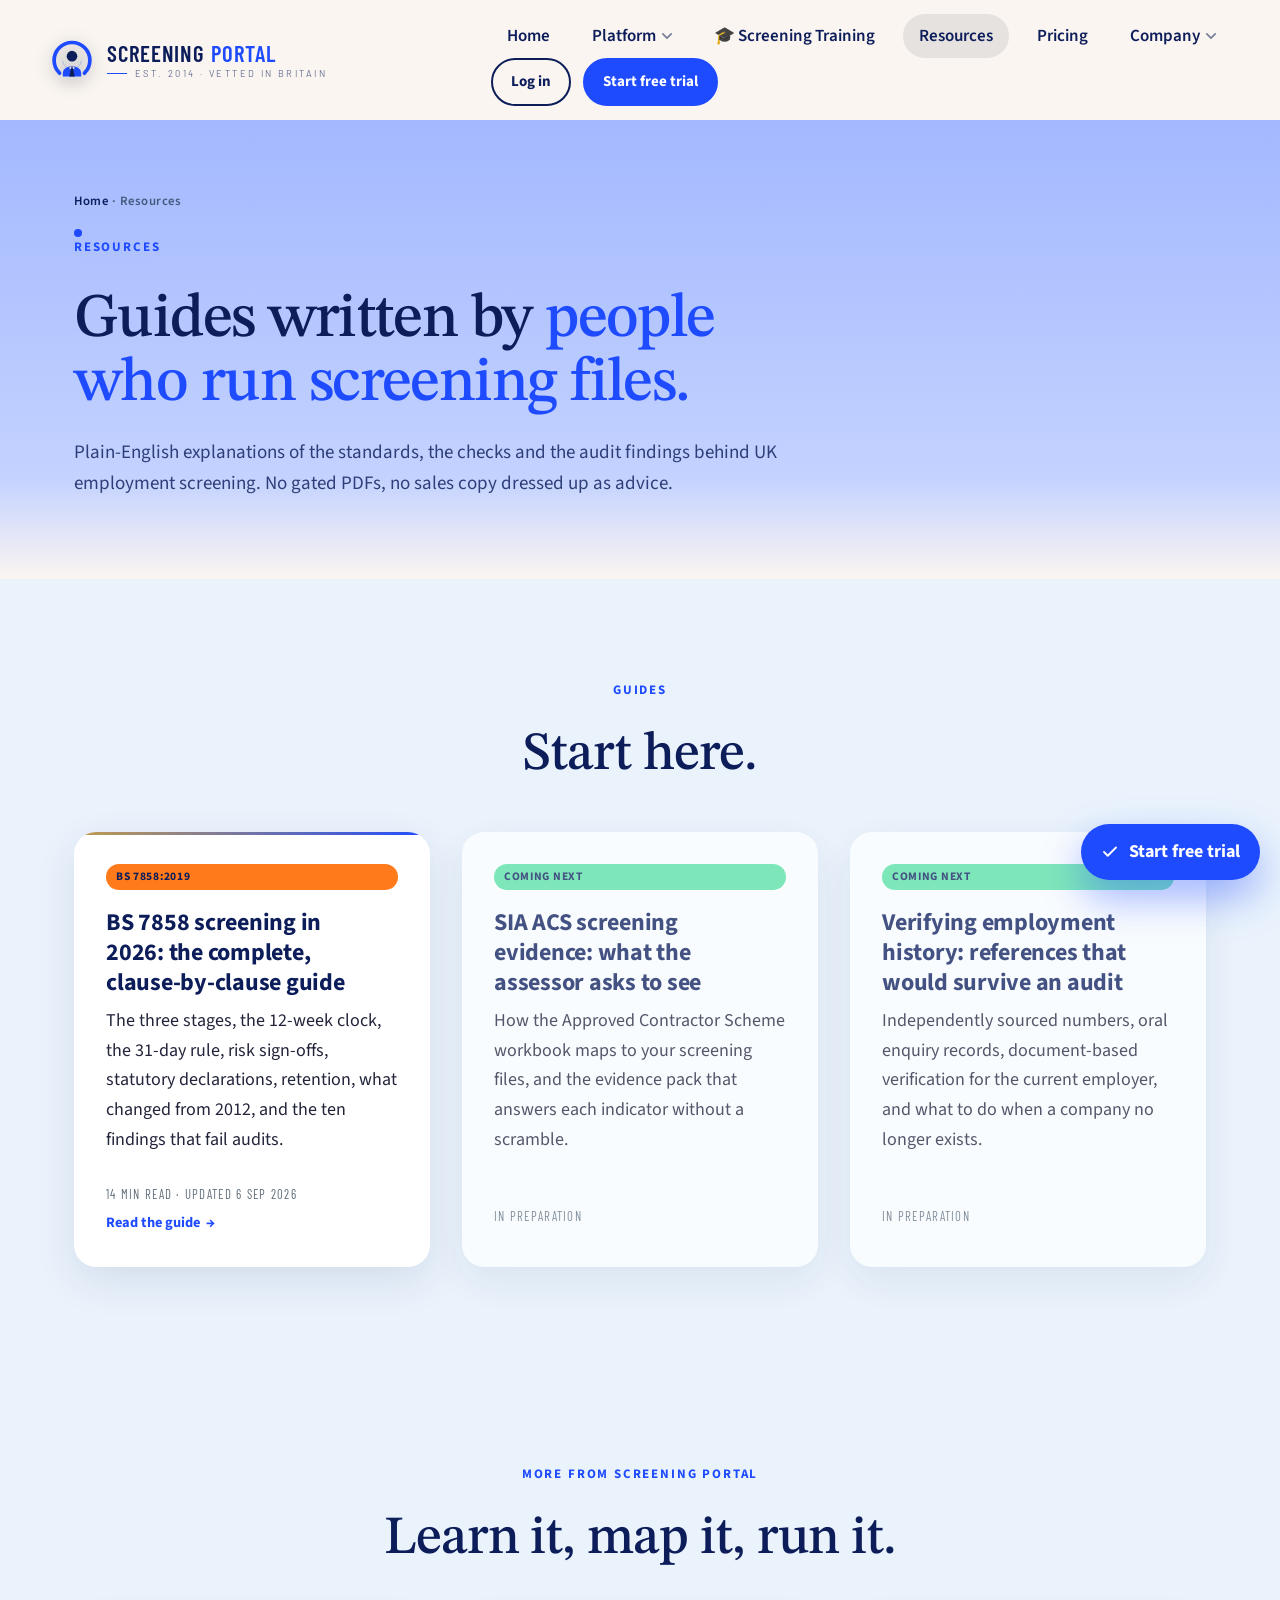
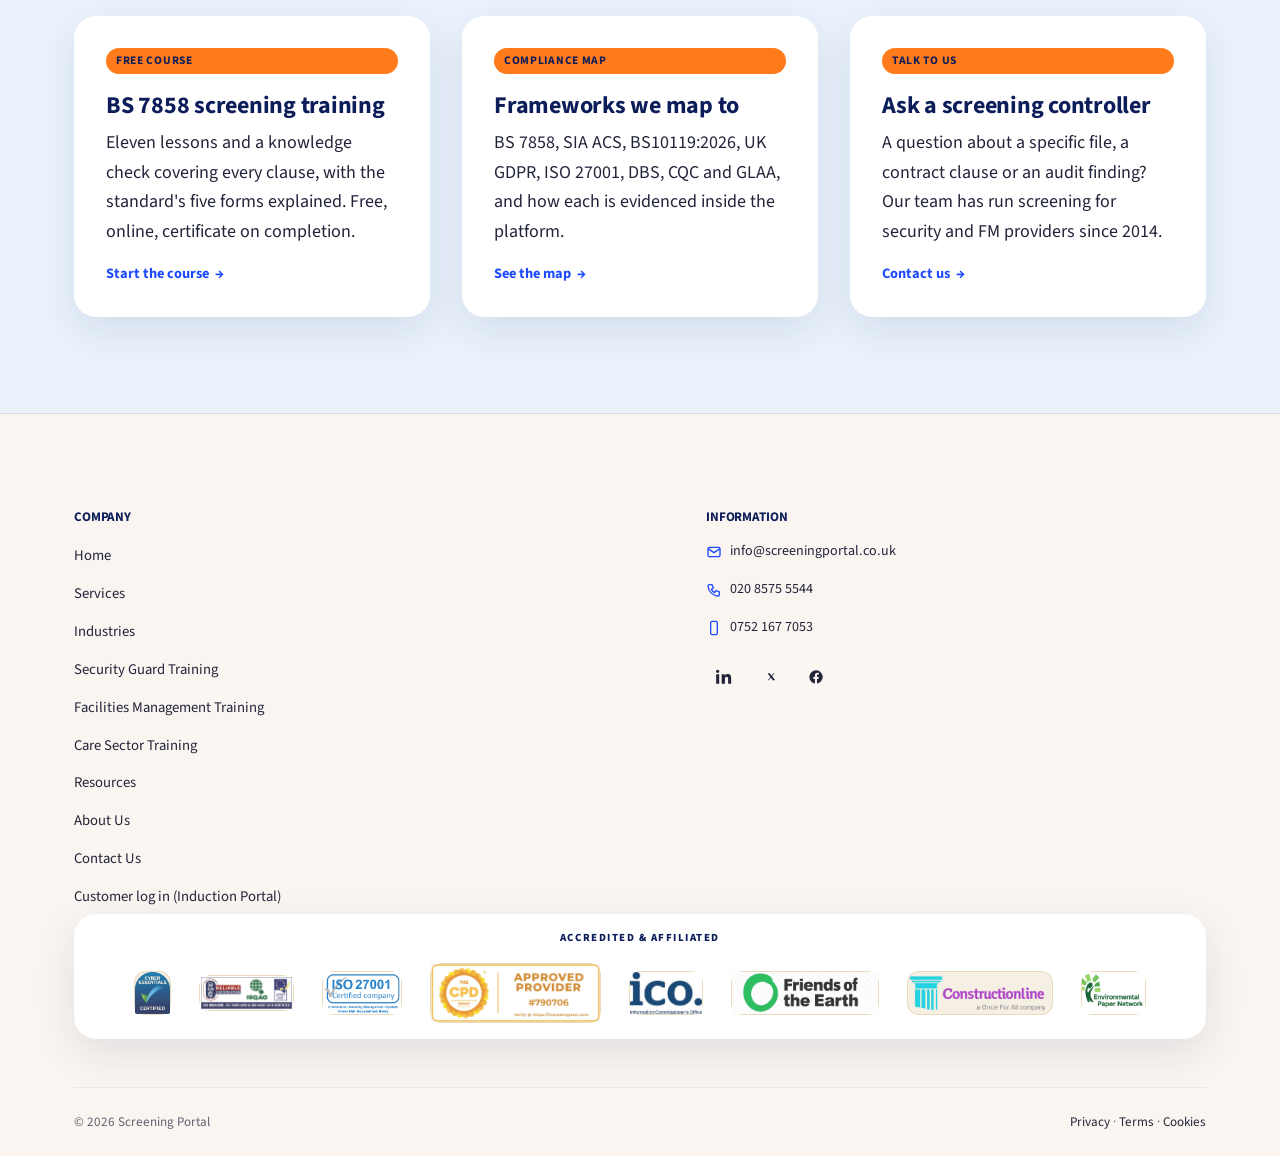
<file: resources.html>
﻿<!doctype html>
<html lang="en-GB">
<head>
<link rel="icon" href="/favicon.svg?v=3" type="image/svg+xml">
<link rel="alternate icon" href="/favicon.ico?v=3" sizes="16x16 32x32 48x48">
<link rel="apple-touch-icon" href="/apple-touch-icon.png?v=3">
<link rel="manifest" href="/site.webmanifest?v=3">
<meta name="theme-color" content="#eaf3fc">
<meta charset="utf-8">
<meta name="viewport" content="width=device-width,initial-scale=1">
<title>Screening Resources: BS 7858 Guides and Compliance Explainers | Screening Portal</title>
<meta name="description" content="Plain-English guides to BS 7858 screening, SIA ACS evidence and employment history verification, written by Screening Portal's screening controllers.">
  <link rel="canonical" href="https://www.screeningportal.co.uk/resources.html">
  <meta property="og:type" content="website">
  <meta property="og:site_name" content="Screening Portal">
  <meta property="og:title" content="Screening Resources | Screening Portal">
  <meta property="og:description" content="Guides to BS 7858 screening and UK employment vetting from people who run screening files.">
  <meta property="og:url" content="https://www.screeningportal.co.uk/resources.html">
  <meta name="twitter:card" content="summary">
<meta name="theme-color" content="#eaf3fc">
<link rel="preconnect" href="https://fonts.googleapis.com">
<link rel="preconnect" href="https://fonts.gstatic.com" crossorigin>
<link rel="stylesheet" href="https://fonts.googleapis.com/css2?family=Barlow:wght@400;500;600;700&family=Barlow+Condensed:wght@500;600;700&family=Inter:wght@400;500;600;700;800;900&display=swap">
<link rel="stylesheet" href="assets/css/style.css?v=2026110101">
<link rel="stylesheet" href="assets/css/premium.css?v=202607120100">
<link rel="stylesheet" href="assets/css/theme-2026.css?v=2026090801">
<link rel="stylesheet" href="https://fonts.googleapis.com/css2?family=STIX+Two+Text:ital,wght@0,400..700;1,400&family=Source+Sans+3:wght@400;600;700&display=swap">
<link rel="stylesheet" href="assets/css/theme-wave.css?v=2026110203">
</head>
<body class="wave-home">

<a class="skip-link" href="#main-content">Skip to content</a>
<noscript><style>.reveal{opacity:1 !important;transform:none !important}</style></noscript>
<header class="site-header">
  <div class="container nav">
    <a class="brand" href="index.html"><span class="brand-mark"><svg viewBox="0 0 64 64" width="100%" height="100%" fill="none" role="img" aria-label="Screening Portal"><path d="M13.9 51.2a26 26 0 1 1 36.2 0" stroke="#b8892b" stroke-width="5.4" stroke-linecap="round"></path><path d="M18.2 33.6a14 14 0 0 0 27.6 0" stroke="#b8892b" stroke-opacity=".28" stroke-width="1.2" stroke-linecap="round"></path><circle cx="32" cy="26.4" r="7.7" fill="#14293d"></circle><path d="M18.6 56v-4.1c0-6.6 5.7-10.7 13.4-10.7s13.4 4.1 13.4 10.7V56z" fill="#2f6f9e"></path><path d="M32 41.2l4.6 2.1-2.6 2.4 1.9 10.3h-7.8l1.9-10.3-2.6-2.4z" fill="#14293d"></path><path d="M32 41.2l-4.6 2.1 2.6 2.4zM32 41.2l4.6 2.1-2.6 2.4z" fill="#f7fbff" fill-opacity=".9"></path></svg></span><span class="brand-word">  <span class="brand-name">Screening <span>Portal</span></span>  <span class="brand-tag"><i aria-hidden="true"></i>Est. 2014 &middot; Vetted in Britain</span></span></a>
    <nav class="mobile-panel" aria-label="Primary">
      <ul class="nav-list">
        <li><a href="index.html">Home</a></li>
        <li class="has-dropdown">
          <button type="button" class="nav-trigger" aria-haspopup="true" aria-expanded="false">Platform <svg class="caret" width="12" height="7" viewBox="0 0 12 7" aria-hidden="true"><path d="M1 1l5 5 5-5" fill="none" stroke="currentColor" stroke-width="2" stroke-linecap="round" stroke-linejoin="round"/></svg></button>
          <ul class="nav-dropdown" role="menu">
            <li><a href="services.html">Screening Services<small>BS 7858, RTW, DBS, references</small></a></li>
            <li><a href="compliance.html">Compliance Map<small>SIA ACS, BS10119:2026, ISO 27001</small></a></li>
            <li><a href="solutions.html">Industry Solutions<small>Security, Care, Labour, FM</small></a></li>
          </ul>
        </li>
        <li><a href="training.html" title="Free BS 7858 screening training course">🎓 Screening Training</a></li>
        <li><a href="resources.html">Resources</a></li>
        <li><a href="pricing.html">Pricing</a></li>
        <li class="has-dropdown">
          <button type="button" class="nav-trigger" aria-haspopup="true" aria-expanded="false">Company <svg class="caret" width="12" height="7" viewBox="0 0 12 7" aria-hidden="true"><path d="M1 1l5 5 5-5" fill="none" stroke="currentColor" stroke-width="2" stroke-linecap="round" stroke-linejoin="round"/></svg></button>
          <ul class="nav-dropdown" role="menu">
            <li><a href="about.html">About us</a></li>
            <li><a href="contact.html">Contact &amp; demo</a></li>
          </ul>
        </li>
      </ul>
      <div class="nav-cta">
        <a class="btn btn--outline btn--sm" href="https://portal.screeningportal.co.uk/admin/users/login" target="_blank" rel="noopener">Log in</a>
        <a class="btn btn--primary btn--sm" href="https://portal.screeningportal.co.uk/register" target="_blank" rel="noopener" data-trial>Start free trial</a>
      </div>
    </nav>
    <button class="nav-toggle" aria-label="Toggle menu" aria-expanded="false"><span></span><span></span><span></span></button>
  </div>
</header>

<section id="main-content" role="main" class="page-intro">
  <div class="container">
    <div class="breadcrumb"><a href="index.html">Home</a> · Resources</div>
    <span class="kicker">RESOURCES</span>
    <h1>Guides written by <span class="text-gradient">people who run screening files.</span></h1>
    <p>Plain-English explanations of the standards, the checks and the audit findings behind UK employment screening. No gated PDFs, no sales copy dressed up as advice.</p>
  </div>
</section>

<section class="section">
  <div class="container">
    <div class="section-head section-head--left reveal">
      <span class="kicker">GUIDES</span>
      <h2>Start here.</h2>
    </div>
    <div class="row cols-3 res-grid">
      <a class="card card--pillar res-card reveal" href="resources/bs7858-guide.html">
        <span class="badge badge--orange">BS 7858:2019</span>
        <h3 class="mt-4">BS 7858 screening in 2026: the complete, clause-by-clause guide</h3>
        <p>The three stages, the 12-week clock, the 31-day rule, risk sign-offs, statutory declarations, retention, what changed from 2012, and the ten findings that fail audits.</p>
        <span class="res-meta">14 min read · Updated 6 Sep 2026</span>
        <span class="more">Read the guide</span>
      </a>
      <div class="card res-card res-card--soon reveal" data-delay="1">
        <span class="badge badge--green">COMING NEXT</span>
        <h3 class="mt-4">SIA ACS screening evidence: what the assessor asks to see</h3>
        <p>How the Approved Contractor Scheme workbook maps to your screening files, and the evidence pack that answers each indicator without a scramble.</p>
        <span class="res-meta">In preparation</span>
      </div>
      <div class="card res-card res-card--soon reveal" data-delay="2">
        <span class="badge badge--green">COMING NEXT</span>
        <h3 class="mt-4">Verifying employment history: references that would survive an audit</h3>
        <p>Independently sourced numbers, oral enquiry records, document-based verification for the current employer, and what to do when a company no longer exists.</p>
        <span class="res-meta">In preparation</span>
      </div>
    </div>
  </div>
</section>

<section class="section">
  <div class="container">
    <div class="section-head section-head--left reveal">
      <span class="kicker">MORE FROM SCREENING PORTAL</span>
      <h2>Learn it, map it, run it.</h2>
    </div>
    <div class="row cols-3">
      <a class="card reveal" href="training.html">
        <span class="badge badge--orange">FREE COURSE</span>
        <h3 class="mt-4">BS 7858 screening training</h3>
        <p>Eleven lessons and a knowledge check covering every clause, with the standard's five forms explained. Free, online, certificate on completion.</p>
        <span class="more">Start the course</span>
      </a>
      <a class="card reveal" href="compliance.html" data-delay="1">
        <span class="badge badge--orange">COMPLIANCE MAP</span>
        <h3 class="mt-4">Frameworks we map to</h3>
        <p>BS 7858, SIA ACS, BS10119:2026, UK GDPR, ISO 27001, DBS, CQC and GLAA, and how each is evidenced inside the platform.</p>
        <span class="more">See the map</span>
      </a>
      <a class="card reveal" href="contact.html" data-delay="2">
        <span class="badge badge--orange">TALK TO US</span>
        <h3 class="mt-4">Ask a screening controller</h3>
        <p>A question about a specific file, a contract clause or an audit finding? Our team has run screening for security and FM providers since 2014.</p>
        <span class="more">Contact us</span>
      </a>
    </div>
  </div>
</section>

<footer class="site-footer">
  <div class="container">
    <div class="foot-grid">
      <div>
        <h4>Company</h4>
        <ul>
          <li><a href="index.html">Home</a></li>
          <li><a href="services.html">Services</a></li>
          <li><a href="solutions.html">Industries</a></li>
          <li><a href="training.html#security">Security Guard Training</a></li>
          <li><a href="training.html#fm">Facilities Management Training</a></li>
          <li><a href="training.html#care">Care Sector Training</a></li>
          <li><a href="resources.html">Resources</a></li>
          <li><a href="about.html">About Us</a></li>
          <li><a href="contact.html">Contact Us</a></li>
          <li><a href="https://app.inductionportal.co.uk" target="_blank" rel="noopener">Customer log in (Induction Portal)</a></li>
        </ul>
      </div>
      <div>
        <h4>Compliance</h4>
        <div class="cert-stack">
          <a class="cert" href="#" aria-label="Cyber Essentials Certified"><img loading="lazy" decoding="async" src="assets/img/accred-cyber-essentials.png" alt="Cyber Essentials Certified"></a>
          <a class="cert cert-wide" href="#" aria-label="ISO 9001, 14001 and 45001 Certified"><img loading="lazy" decoding="async" src="assets/img/accred-iso-9001-14001-45001.png" alt="ISO 9001:2015, ISO 14001:2015 and ISO 45001:2018 Certified"></a>
          <a class="cert" href="#" aria-label="ISO 27001 Certified"><img loading="lazy" decoding="async" src="assets/img/accred-iso-27001.png" alt="ISO 27001 Certified company"></a>
        </div>
      </div>
      <div>
        <h4>Affiliations</h4>
        <div class="cert-stack">
          <a class="cert" href="https://ico.org.uk" target="_blank" rel="noopener" aria-label="Information Commissioner's Office"><img loading="lazy" decoding="async" src="assets/img/affil-ico.png" alt="Information Commissioner's Office"></a>
          <a class="cert" href="#" aria-label="Friends of the Earth"><img loading="lazy" decoding="async" src="assets/img/affil-friends-of-the-earth.png" alt="Friends of the Earth"></a>
          <a class="cert" href="https://www.constructionline.co.uk" target="_blank" rel="noopener" aria-label="Constructionline"><img loading="lazy" decoding="async" src="assets/img/affil-constructionline.png" alt="Constructionline, a Once For All company"></a>
          <a class="cert" href="#" aria-label="Environmental Paper Network"><img loading="lazy" decoding="async" src="assets/img/affil-environmental-paper-network.png" alt="Environmental Paper Network"></a>
        </div>
      </div>
      <div>
        <h4>Information</h4>
        <ul class="info-list">
          <li><a href="mailto:info@screeningportal.co.uk"><svg viewBox="0 0 24 24" fill="none" stroke="currentColor" stroke-width="2"><rect x="3" y="5" width="18" height="14" rx="2"/><path d="M3 7l9 6 9-6"/></svg>info@screeningportal.co.uk</a></li>
          <li><a href="tel:02085755544"><svg viewBox="0 0 24 24" fill="none" stroke="currentColor" stroke-width="2"><path d="M5 4h4l2 5-3 2a12 12 0 0 0 5 5l2-3 5 2v4a2 2 0 0 1-2 2A16 16 0 0 1 3 6a2 2 0 0 1 2-2z"/></svg>020 8575 5544</a></li>
          <li><a href="tel:07521677053"><svg viewBox="0 0 24 24" fill="none" stroke="currentColor" stroke-width="2"><rect x="7" y="2" width="10" height="20" rx="2"/></svg>0752 167 7053</a></li>
        
        </ul>
        <div class="socials" style="margin-top:14px;">
          <a href="#" aria-label="LinkedIn"><svg viewBox="0 0 24 24" fill="currentColor"><path d="M4.98 3.5C4.98 4.88 3.87 6 2.5 6S0 4.88 0 3.5 1.12 1 2.5 1s2.48 1.12 2.48 2.5zM.22 8h4.56v14H.22zM8.5 8h4.37v1.91h.07c.61-1.15 2.1-2.36 4.32-2.36 4.62 0 5.48 3.04 5.48 7v7.45h-4.56v-6.6c0-1.57-.03-3.6-2.2-3.6-2.2 0-2.54 1.72-2.54 3.49v6.71H8.5z"/></svg></a>
          <a href="#" aria-label="X"><svg viewBox="0 0 24 24" fill="currentColor"><path d="M18.9 6.4l-3.7 4.2 4.4 6.4h-3.4l-2.7-4-3.4 4H8.7l3.9-4.5L8.4 6.4h3.4l2.4 3.6 3.1-3.6z"/></svg></a>
          <a href="#" aria-label="Facebook"><svg viewBox="0 0 24 24" fill="currentColor"><path d="M22 12a10 10 0 1 0-11.6 9.9V15h-2.5v-3h2.5V9.7c0-2.5 1.5-3.9 3.7-3.9 1.1 0 2.2.2 2.2.2v2.4h-1.2c-1.2 0-1.6.8-1.6 1.6V12h2.7l-.4 3h-2.3v6.9A10 10 0 0 0 22 12z"/></svg></a>
        </div>
      </div>
    </div>
        <div class="accred-band">
      <span class="accred-title">Accredited &amp; affiliated</span>
      <div class="accred-logos">
        <a class="accred-logo" href="#" aria-label="Cyber Essentials Certified"><img loading="lazy" decoding="async" src="assets/img/accred-cyber-essentials.png" alt="Cyber Essentials Certified"></a>
        <a class="accred-logo accred-wide" href="#" aria-label="ISO 9001, 14001 and 45001 Certified"><img loading="lazy" decoding="async" src="assets/img/accred-iso-9001-14001-45001.png" alt="ISO 9001:2015, ISO 14001:2015 and ISO 45001:2018 Certified"></a>
        <a class="accred-logo" href="#" aria-label="ISO 27001 Certified"><img loading="lazy" decoding="async" src="assets/img/accred-iso-27001.png" alt="ISO 27001 Certified company"></a>
        <a class="accred-logo accred-cpd" href="https://thecpdregister.com" target="_blank" rel="noopener" aria-label="CPD Group Approved Provider 790706"><img loading="lazy" decoding="async" src="assets/img/accred-cpd-approved-provider.jpg" alt="The CPD Group Approved Provider, member 790706"></a>
        <a class="accred-logo" href="https://ico.org.uk" target="_blank" rel="noopener" aria-label="Information Commissioner's Office"><img loading="lazy" decoding="async" src="assets/img/affil-ico.png" alt="Information Commissioner's Office"></a>
        <a class="accred-logo" href="#" aria-label="Friends of the Earth"><img loading="lazy" decoding="async" src="assets/img/affil-friends-of-the-earth.png" alt="Friends of the Earth"></a>
        <a class="accred-logo" href="https://www.constructionline.co.uk" target="_blank" rel="noopener" aria-label="Constructionline"><img loading="lazy" decoding="async" src="assets/img/affil-constructionline.png" alt="Constructionline, a Once For All company"></a>
        <a class="accred-logo" href="#" aria-label="Environmental Paper Network"><img loading="lazy" decoding="async" src="assets/img/affil-environmental-paper-network.png" alt="Environmental Paper Network"></a>
      </div>
    </div>
    <div class="foot-bottom">
      <span>&copy; <span id="year">2026</span> Screening Portal</span>
      <span><a href="#">Privacy</a> &middot; <a href="#">Terms</a> &middot; <a href="#">Cookies</a></span>
    </div>
  </div>
</footer>

<a class="float-cta" href="https://portal.screeningportal.co.uk/register" target="_blank" rel="noopener" data-trial>
  <svg viewBox="0 0 24 24" width="18" height="18" fill="none" stroke="currentColor" stroke-width="2.4" stroke-linecap="round" stroke-linejoin="round"><polyline points="20 6 9 17 4 12"/></svg>
  Start free trial
</a>

<div class="modal-backdrop" id="trial-modal" role="dialog" aria-modal="true">
  <div class="modal">
    <button class="close" aria-label="Close" data-close>×</button>
    <span class="kicker">FREE 14-DAY TRIAL</span>
    <h3>Start screening in under 24 hours.</h3>
    <p class="cta-reassure">No credit card. No commitment. Cancel any time.</p>
    <form class="form" data-form novalidate>
      <div class="form-row"><div class="field"><label for="t-name">Full name</label><input id="t-name" name="name" autocomplete="name" type="text" required></div><div class="field"><label for="t-company">Company</label><input id="t-company" name="organization" autocomplete="organization" type="text" required></div></div>
      <div class="form-row"><div class="field"><label for="t-email">Work email</label><input id="t-email" name="email" autocomplete="email" type="email" required></div><div class="field"><label for="t-phone">Phone</label><input id="t-phone" name="tel" autocomplete="tel" type="tel"></div></div>
      <div class="field"><label for="t-sector">Primary sector</label><select id="t-sector" name="sector"><option>Security (SIA ACS)</option><option>Health &amp; Social Care</option><option>Labour supplier / Recruitment</option><option>Construction &amp; FM</option><option>Hospitality / Warehousing</option><option>Other</option></select></div>
      <button class="btn btn--primary btn--block" type="submit">Create my free trial →</button>
      <p class="tiny center form-status">GDPR-compliant, never shared.</p>
    </form>
  </div>
</div>

<script src="assets/js/main.js?v=2026110202" defer></script>
<script src="assets/js/premium.js?v=202607120100" defer></script>
</body>
</html>
</file>
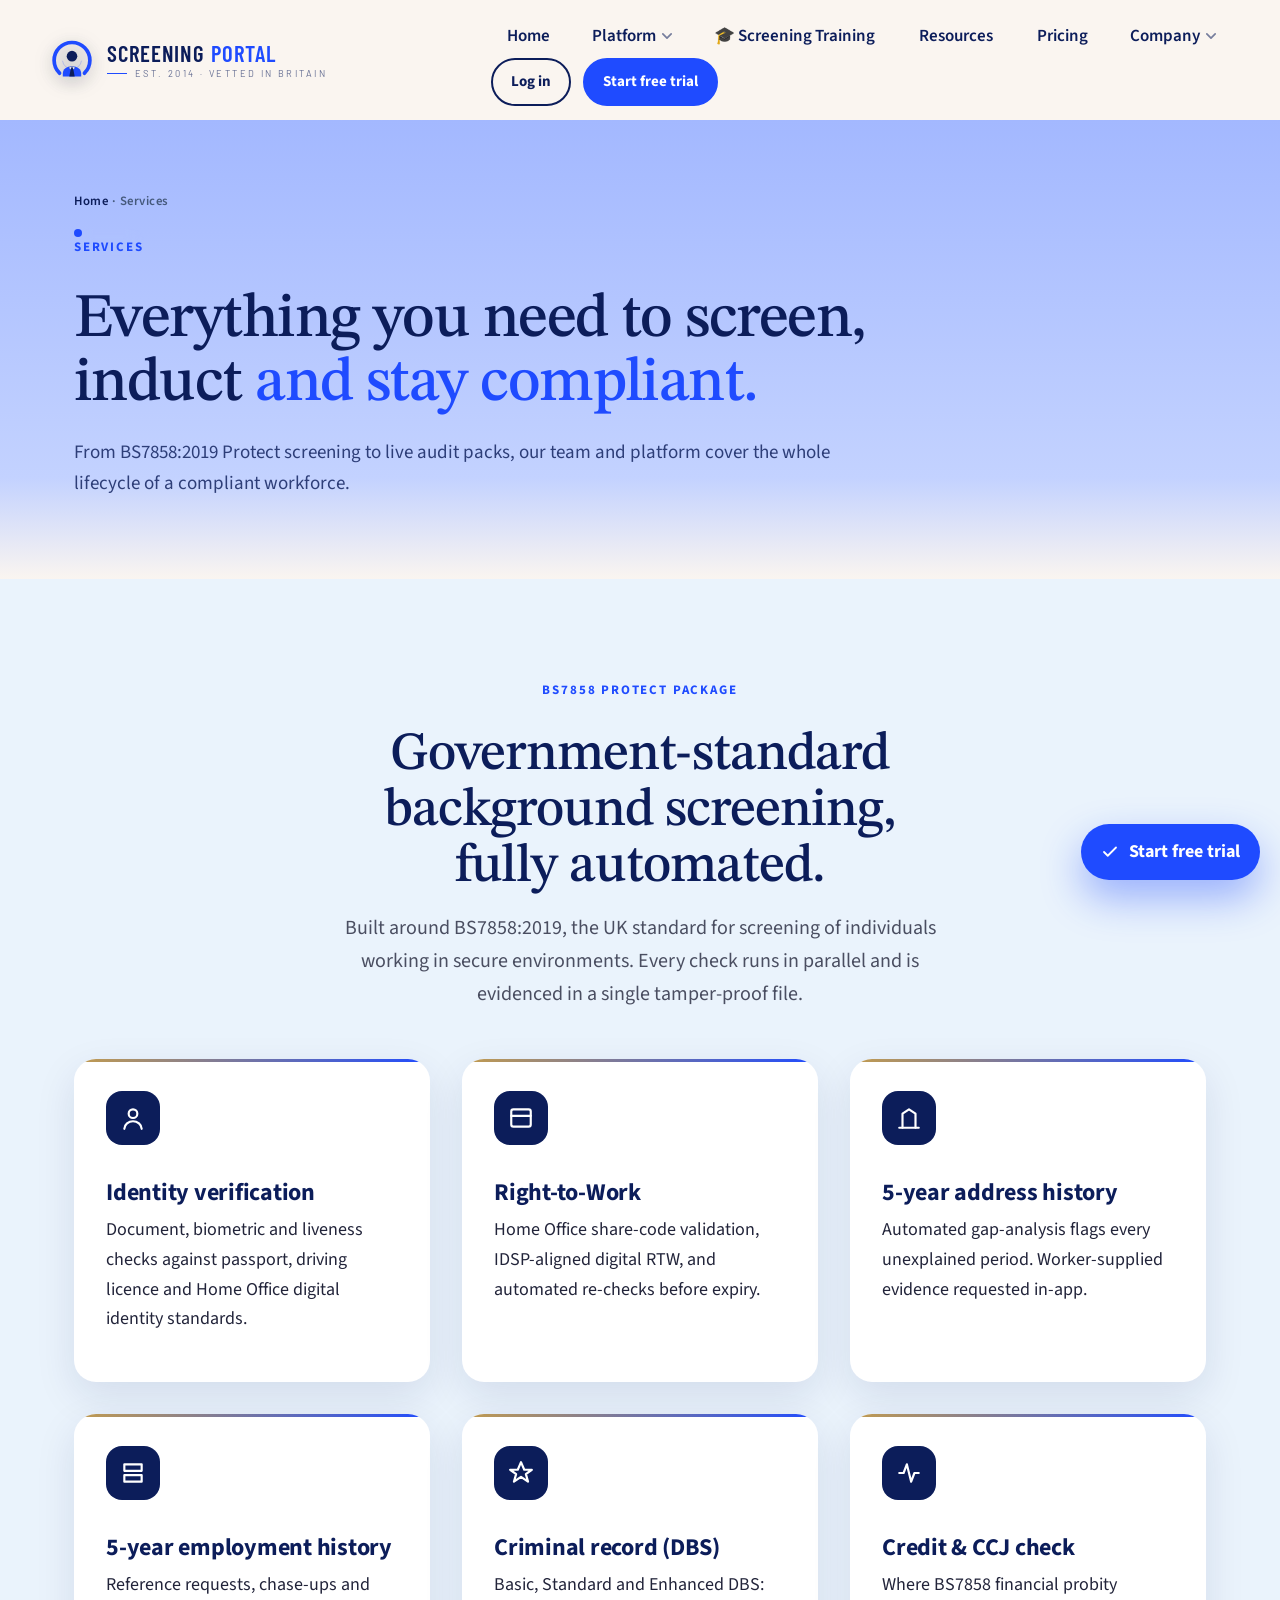
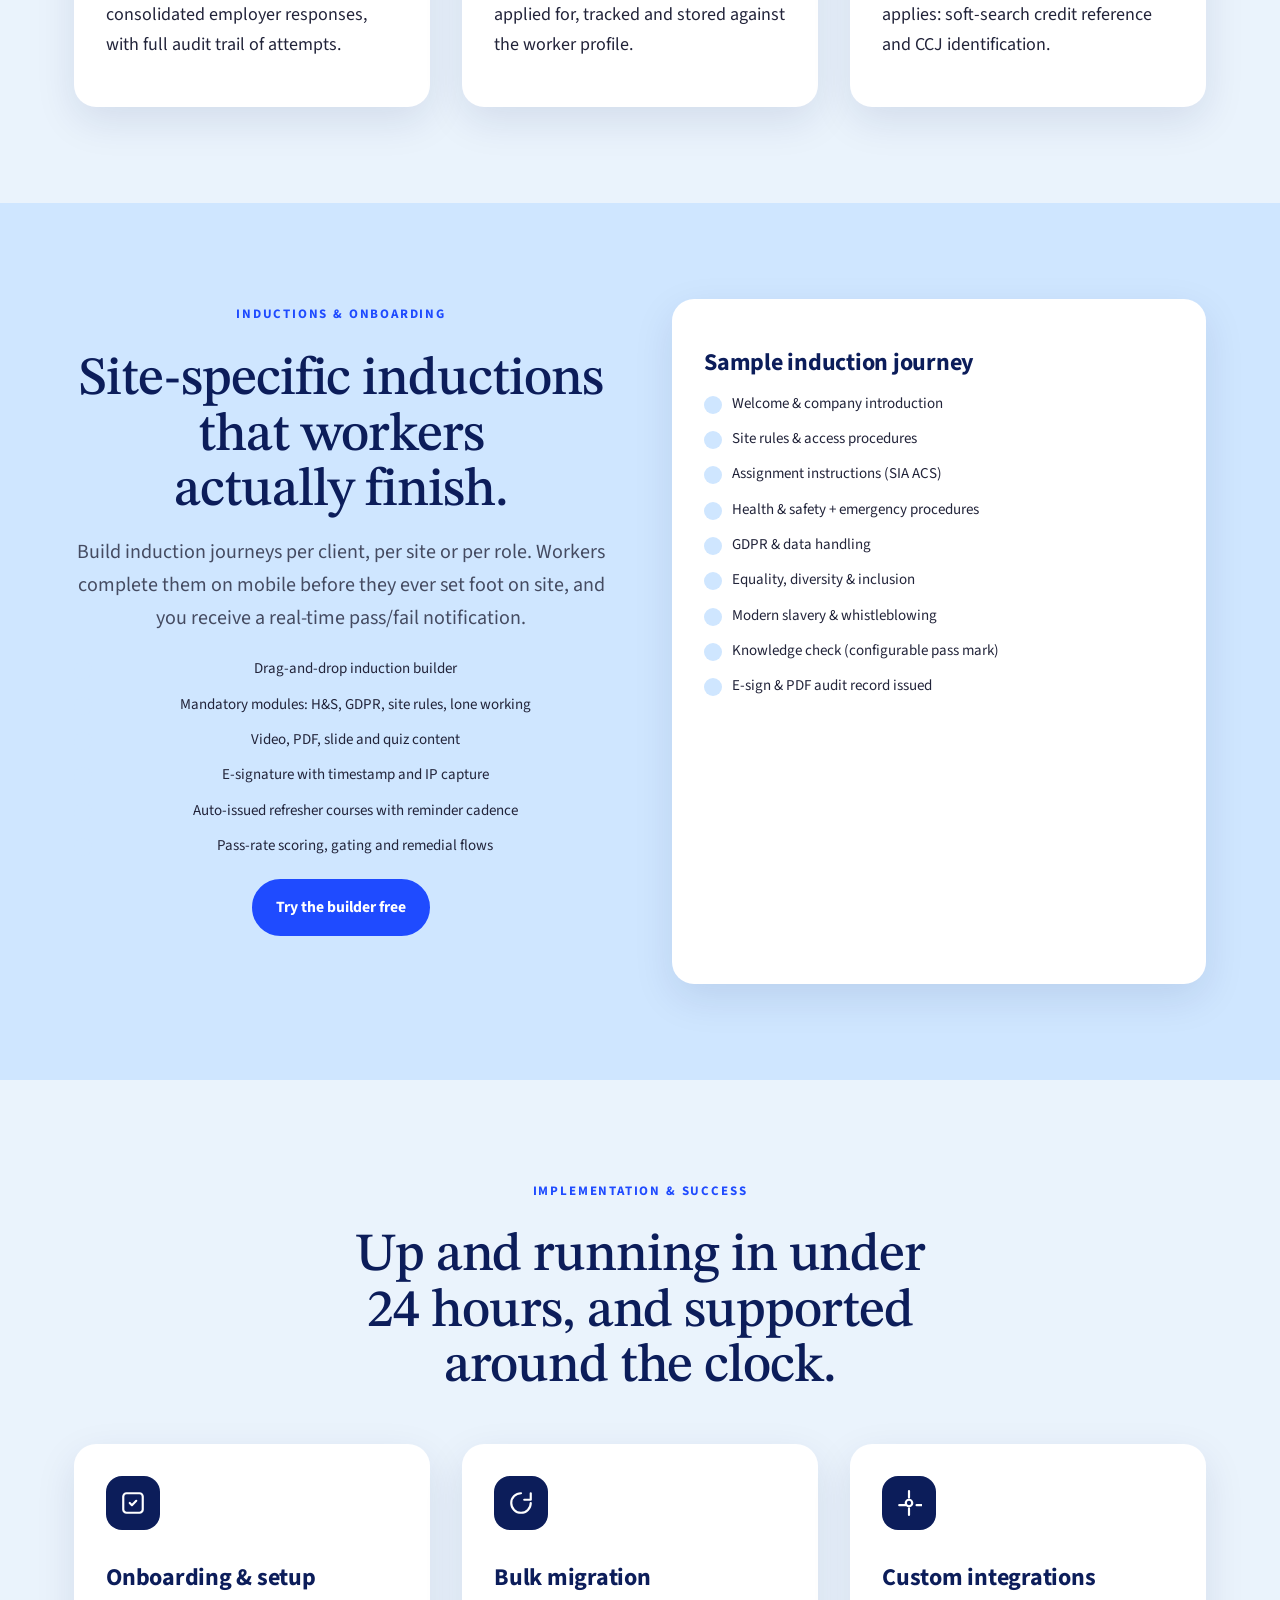
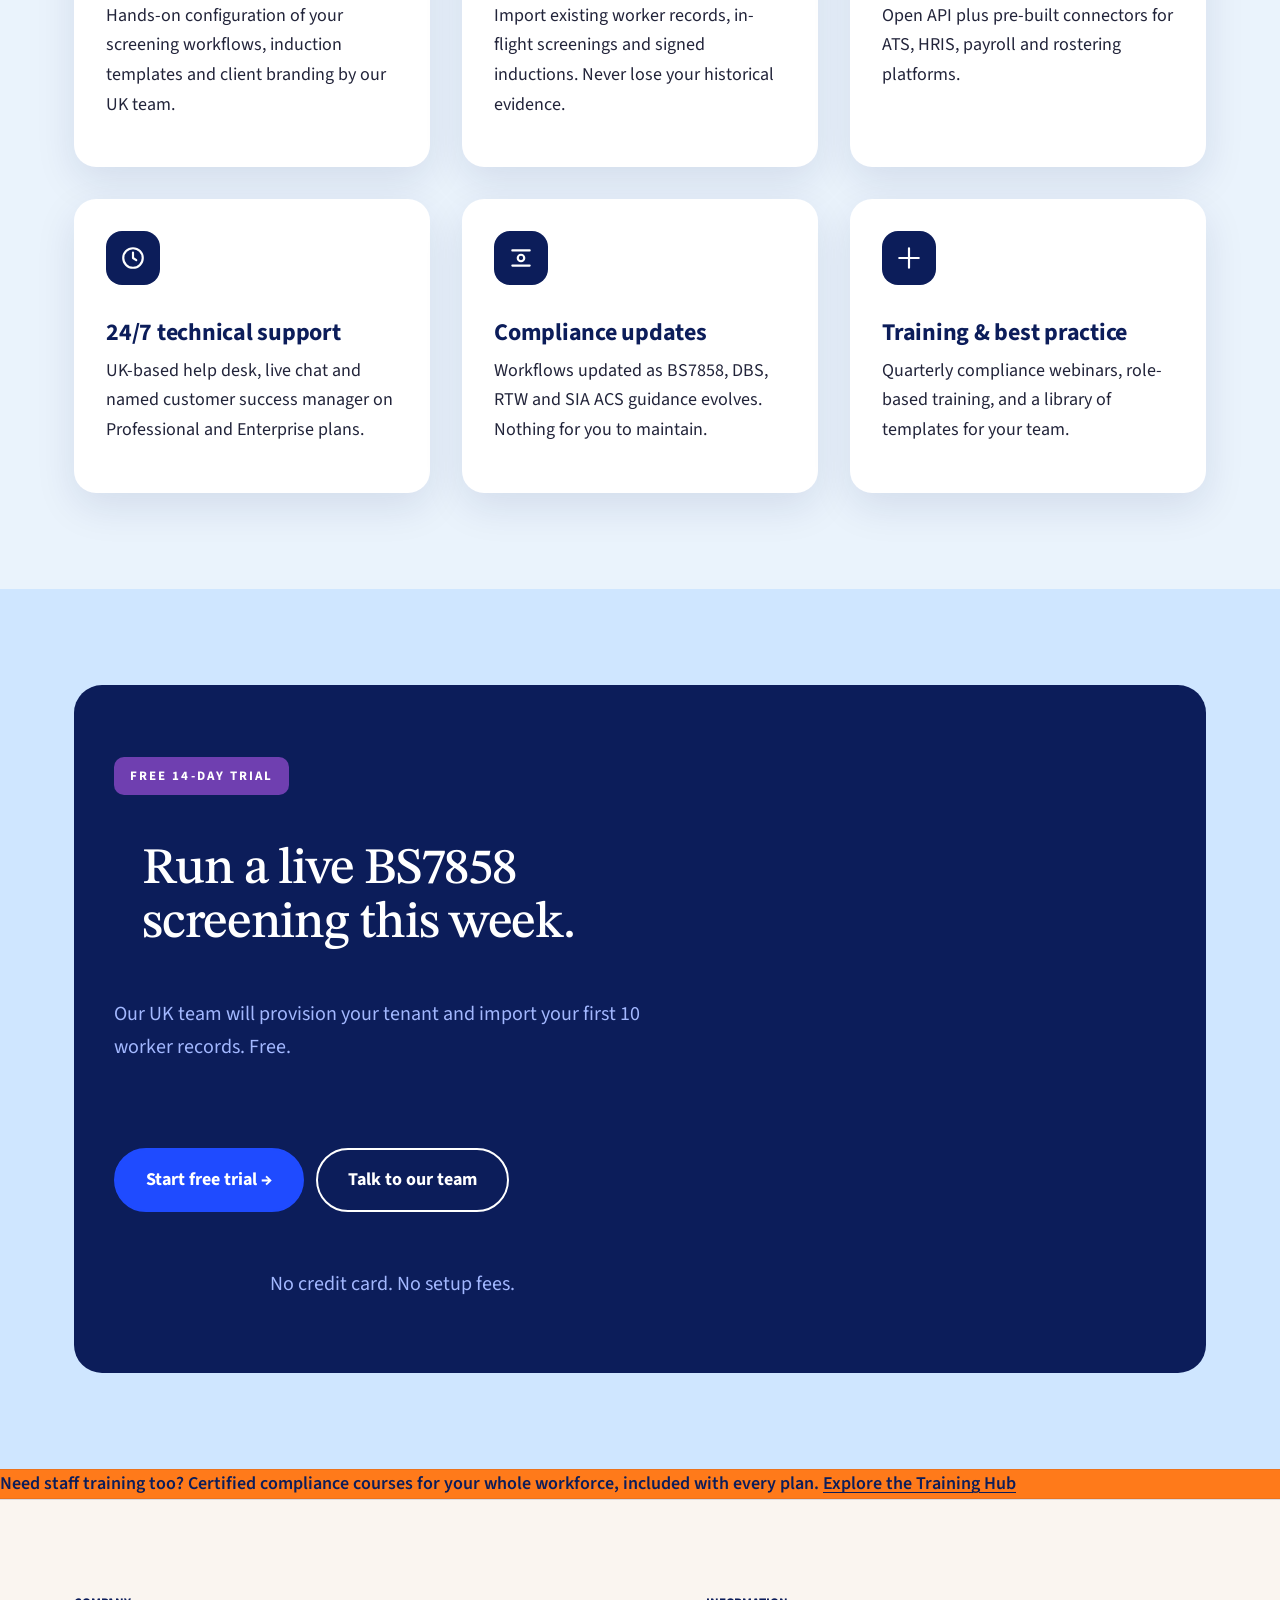
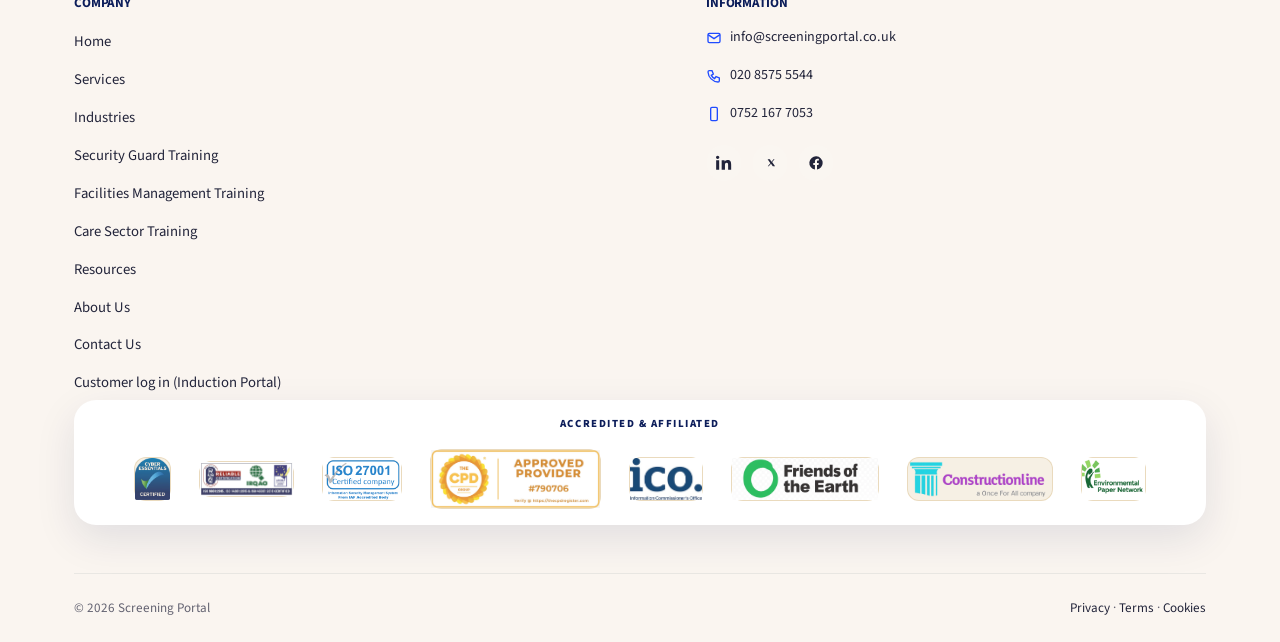
<file: services.html>
﻿<!doctype html>
<html lang="en-GB">
<head>
<link rel="icon" href="/favicon.svg?v=3" type="image/svg+xml">
<link rel="alternate icon" href="/favicon.ico?v=3" sizes="16x16 32x32 48x48">
<link rel="apple-touch-icon" href="/apple-touch-icon.png?v=3">
<link rel="manifest" href="/site.webmanifest?v=3">
<meta name="theme-color" content="#eaf3fc">
<meta charset="utf-8">
<meta name="viewport" content="width=device-width,initial-scale=1">
<title>Services | BS7858 Screening, Inductions & Compliance by Screening Portal</title>
<meta name="description" content="Full BS7858:2019 Protect Package, digital onboarding, mandatory inductions, SIA ACS audit packs and 24/7 UK support. One platform.">
  <link rel="canonical" href="https://www.screeningportal.co.uk/services.html">
  <meta property="og:type" content="website">
  <meta property="og:site_name" content="Screening Portal">
  <meta property="og:title" content="Services | BS7858 Screening, Inductions & Compliance by Screening Portal">
  <meta property="og:description" content="Full BS7858:2019 Protect Package, digital onboarding, mandatory inductions, SIA ACS audit packs and 24/7 UK support. One platform.">
  <meta property="og:url" content="https://www.screeningportal.co.uk/services.html">
  <meta name="twitter:card" content="summary">
<meta name="theme-color" content="#eaf3fc">
<link rel="preconnect" href="https://fonts.googleapis.com">
<link rel="preconnect" href="https://fonts.gstatic.com" crossorigin>
<link rel="stylesheet" href="https://fonts.googleapis.com/css2?family=Barlow:wght@400;500;600;700&family=Barlow+Condensed:wght@500;600;700&family=Inter:wght@400;500;600;700;800;900&display=swap">
<link rel="stylesheet" href="assets/css/style.css?v=2026110101">
<link rel="stylesheet" href="assets/css/premium.css?v=202607120100">
<link rel="stylesheet" href="assets/css/theme-2026.css?v=2026090801">
<link rel="stylesheet" href="https://fonts.googleapis.com/css2?family=STIX+Two+Text:ital,wght@0,400..700;1,400&family=Source+Sans+3:wght@400;600;700&display=swap">
<link rel="stylesheet" href="assets/css/theme-wave.css?v=2026110203">
</head>
<body class="wave-home">

<a class="skip-link" href="#main-content">Skip to content</a>
<noscript><style>.reveal{opacity:1 !important;transform:none !important}</style></noscript>
<header class="site-header">
  <div class="container nav">
    <a class="brand" href="index.html">
      <span class="brand-mark"><svg viewBox="0 0 64 64" width="100%" height="100%" fill="none" role="img" aria-label="Screening Portal"><path d="M13.9 51.2a26 26 0 1 1 36.2 0" stroke="#b8892b" stroke-width="5.4" stroke-linecap="round"></path><path d="M18.2 33.6a14 14 0 0 0 27.6 0" stroke="#b8892b" stroke-opacity=".28" stroke-width="1.2" stroke-linecap="round"></path><circle cx="32" cy="26.4" r="7.7" fill="#14293d"></circle><path d="M18.6 56v-4.1c0-6.6 5.7-10.7 13.4-10.7s13.4 4.1 13.4 10.7V56z" fill="#2f6f9e"></path><path d="M32 41.2l4.6 2.1-2.6 2.4 1.9 10.3h-7.8l1.9-10.3-2.6-2.4z" fill="#14293d"></path><path d="M32 41.2l-4.6 2.1 2.6 2.4zM32 41.2l4.6 2.1-2.6 2.4z" fill="#f7fbff" fill-opacity=".9"></path></svg></span>
      <span class="brand-word">
        <span class="brand-name">Screening <span>Portal</span></span>
        <span class="brand-tag"><i aria-hidden="true"></i>Est. 2014 &middot; Vetted in Britain</span>
      </span>
    </a>
    <nav class="mobile-panel" aria-label="Primary">
      <ul class="nav-list">
        <li><a href="index.html">Home</a></li>
        <li class="has-dropdown">
          <button type="button" class="nav-trigger" aria-haspopup="true" aria-expanded="false">Platform <svg class="caret" width="12" height="7" viewBox="0 0 12 7" aria-hidden="true"><path d="M1 1l5 5 5-5" fill="none" stroke="currentColor" stroke-width="2" stroke-linecap="round" stroke-linejoin="round"/></svg></button>
          <ul class="nav-dropdown" role="menu">
            <li><a href="services.html">Screening Services<small>BS 7858, RTW, DBS, references</small></a></li>
            <li><a href="compliance.html">Compliance Map<small>SIA ACS, BS10119:2026, ISO 27001</small></a></li>
            <li><a href="solutions.html">Industry Solutions<small>Security, Care, Labour, FM</small></a></li>
          </ul>
        </li>
        <li><a href="training.html" title="Free BS 7858 screening training course">🎓 Screening Training</a></li>
        <li><a href="resources.html">Resources</a></li>
        <li><a href="pricing.html">Pricing</a></li>
        <li class="has-dropdown">
          <button type="button" class="nav-trigger" aria-haspopup="true" aria-expanded="false">Company <svg class="caret" width="12" height="7" viewBox="0 0 12 7" aria-hidden="true"><path d="M1 1l5 5 5-5" fill="none" stroke="currentColor" stroke-width="2" stroke-linecap="round" stroke-linejoin="round"/></svg></button>
          <ul class="nav-dropdown" role="menu">
            <li><a href="about.html">About us</a></li>
            <li><a href="contact.html">Contact &amp; demo</a></li>
          </ul>
        </li>
      </ul>
      <div class="nav-cta">
        <a class="btn btn--outline btn--sm" href="https://portal.screeningportal.co.uk/admin/users/login" target="_blank" rel="noopener">Log in</a>
        <a class="btn btn--primary btn--sm" href="https://portal.screeningportal.co.uk/register" target="_blank" rel="noopener" data-trial>Start free trial</a>
      </div>
    </nav>
    <button class="nav-toggle" aria-label="Toggle menu" aria-expanded="false"><span></span><span></span><span></span></button>
  </div>
</header>

<section id="main-content" role="main" class="page-intro">
  <div class="container">
    <div class="breadcrumb"><a href="index.html">Home</a> · Services</div>
    <span class="kicker">SERVICES</span>
    <h1>Everything you need to screen, induct <span class="text-gradient">and stay compliant.</span></h1>
    <p>From BS7858:2019 Protect screening to live audit packs, our team and platform cover the whole lifecycle of a compliant workforce.</p>
  </div>
</section>

<!-- BS7858 PROTECT -->
<section class="section" id="bs7858">
  <div class="container">
    <div class="section-head reveal">
      <span class="kicker">BS7858 PROTECT PACKAGE</span>
      <h2>Government-standard background screening, fully automated.</h2>
      <p>Built around BS7858:2019, the UK standard for screening of individuals working in secure environments. Every check runs in parallel and is evidenced in a single tamper-proof file.</p>
    </div>
    <div class="row cols-3">
      <div class="card card--pillar reveal">
        <div class="icon"><svg viewBox="0 0 24 24" fill="none" stroke="currentColor" stroke-width="2" stroke-linecap="round" stroke-linejoin="round"><circle cx="12" cy="8" r="4"/><path d="M4 22c0-4 4-7 8-7s8 3 8 7"/></svg></div>
        <h3>Identity verification</h3>
        <p>Document, biometric and liveness checks against passport, driving licence and Home Office digital identity standards.</p>
      </div>
      <div class="card card--pillar reveal" data-delay="1">
        <div class="icon"><svg viewBox="0 0 24 24" fill="none" stroke="currentColor" stroke-width="2" stroke-linecap="round" stroke-linejoin="round"><rect x="3" y="4" width="18" height="16" rx="2"/><path d="M3 10h18"/></svg></div>
        <h3>Right-to-Work</h3>
        <p>Home Office share-code validation, IDSP-aligned digital RTW, and automated re-checks before expiry.</p>
      </div>
      <div class="card card--pillar reveal" data-delay="2">
        <div class="icon"><svg viewBox="0 0 24 24" fill="none" stroke="currentColor" stroke-width="2" stroke-linecap="round" stroke-linejoin="round"><path d="M3 21h18"/><path d="M6 21V8l6-4 6 4v13"/></svg></div>
        <h3>5-year address history</h3>
        <p>Automated gap-analysis flags every unexplained period. Worker-supplied evidence requested in-app.</p>
      </div>
      <div class="card card--pillar reveal">
        <div class="icon"><svg viewBox="0 0 24 24" fill="none" stroke="currentColor" stroke-width="2" stroke-linecap="round" stroke-linejoin="round"><path d="M4 4h16v6H4z"/><path d="M4 14h16v6H4z"/></svg></div>
        <h3>5-year employment history</h3>
        <p>Reference requests, chase-ups and consolidated employer responses, with full audit trail of attempts.</p>
      </div>
      <div class="card card--pillar reveal" data-delay="1">
        <div class="icon"><svg viewBox="0 0 24 24" fill="none" stroke="currentColor" stroke-width="2" stroke-linecap="round" stroke-linejoin="round"><path d="M12 2l3 7h7l-5.5 4 2 7-6.5-4.5L5.5 20l2-7L2 9h7z"/></svg></div>
        <h3>Criminal record (DBS)</h3>
        <p>Basic, Standard and Enhanced DBS: applied for, tracked and stored against the worker profile.</p>
      </div>
      <div class="card card--pillar reveal" data-delay="2">
        <div class="icon"><svg viewBox="0 0 24 24" fill="none" stroke="currentColor" stroke-width="2" stroke-linecap="round" stroke-linejoin="round"><path d="M3 12h4l3-8 4 16 3-8h4"/></svg></div>
        <h3>Credit &amp; CCJ check</h3>
        <p>Where BS7858 financial probity applies: soft-search credit reference and CCJ identification.</p>
      </div>
    </div>
  </div>
</section>

<!-- INDUCTIONS -->
<section class="section section--soft" id="inductions">
  <div class="container">
    <div class="row cols-2" style="align-items:center;gap:var(--s-8);">
      <div class="section-head section-head--left reveal">
        <span class="kicker">INDUCTIONS &amp; ONBOARDING</span>
        <h2>Site-specific inductions that workers actually finish.</h2>
        <p>Build induction journeys per client, per site or per role. Workers complete them on mobile before they ever set foot on site, and you receive a real-time pass/fail notification.</p>
        <ul class="feature-list">
          <li>Drag-and-drop induction builder</li>
          <li>Mandatory modules: H&amp;S, GDPR, site rules, lone working</li>
          <li>Video, PDF, slide and quiz content</li>
          <li>E-signature with timestamp and IP capture</li>
          <li>Auto-issued refresher courses with reminder cadence</li>
          <li>Pass-rate scoring, gating and remedial flows</li>
        </ul>
        <a class="btn btn--primary" href="https://portal.screeningportal.co.uk/register" target="_blank" rel="noopener" data-trial>Try the builder free</a>
      </div>
      <div class="card reveal" data-delay="1">
        <h3>Sample induction journey</h3>
        <ul class="feature-list">
          <li>Welcome &amp; company introduction</li>
          <li>Site rules &amp; access procedures</li>
          <li>Assignment instructions (SIA ACS)</li>
          <li>Health &amp; safety + emergency procedures</li>
          <li>GDPR &amp; data handling</li>
          <li>Equality, diversity &amp; inclusion</li>
          <li>Modern slavery &amp; whistleblowing</li>
          <li>Knowledge check (configurable pass mark)</li>
          <li>E-sign &amp; PDF audit record issued</li>
        </ul>
      </div>
    </div>
  </div>
</section>

<!-- IMPLEMENTATION & SUPPORT -->
<section class="section">
  <div class="container">
    <div class="section-head reveal">
      <span class="kicker">IMPLEMENTATION &amp; SUCCESS</span>
      <h2>Up and running in under 24 hours, and supported around the clock.</h2>
    </div>
    <div class="row cols-3">
      <div class="card reveal">
        <div class="icon"><svg viewBox="0 0 24 24" fill="none" stroke="currentColor" stroke-width="2" stroke-linecap="round" stroke-linejoin="round"><rect x="3" y="3" width="18" height="18" rx="3"/><path d="M9 12l2 2 4-4"/></svg></div>
        <h3>Onboarding &amp; setup</h3>
        <p>Hands-on configuration of your screening workflows, induction templates and client branding by our UK team.</p>
      </div>
      <div class="card reveal" data-delay="1">
        <div class="icon"><svg viewBox="0 0 24 24" fill="none" stroke="currentColor" stroke-width="2" stroke-linecap="round" stroke-linejoin="round"><path d="M21 12a9 9 0 1 1-9-9"/><path d="M21 3v6h-6"/></svg></div>
        <h3>Bulk migration</h3>
        <p>Import existing worker records, in-flight screenings and signed inductions. Never lose your historical evidence.</p>
      </div>
      <div class="card reveal" data-delay="2">
        <div class="icon"><svg viewBox="0 0 24 24" fill="none" stroke="currentColor" stroke-width="2" stroke-linecap="round" stroke-linejoin="round"><path d="M12 1v6m0 10v6m-9-9h6m10 0h6"/><circle cx="12" cy="12" r="3"/></svg></div>
        <h3>Custom integrations</h3>
        <p>Open API plus pre-built connectors for ATS, HRIS, payroll and rostering platforms.</p>
      </div>
      <div class="card reveal">
        <div class="icon"><svg viewBox="0 0 24 24" fill="none" stroke="currentColor" stroke-width="2" stroke-linecap="round" stroke-linejoin="round"><circle cx="12" cy="12" r="9"/><path d="M12 7v5l3 2"/></svg></div>
        <h3>24/7 technical support</h3>
        <p>UK-based help desk, live chat and named customer success manager on Professional and Enterprise plans.</p>
      </div>
      <div class="card reveal" data-delay="1">
        <div class="icon"><svg viewBox="0 0 24 24" fill="none" stroke="currentColor" stroke-width="2" stroke-linecap="round" stroke-linejoin="round"><path d="M4 19h16"/><path d="M4 5h16"/><circle cx="12" cy="12" r="3"/></svg></div>
        <h3>Compliance updates</h3>
        <p>Workflows updated as BS7858, DBS, RTW and SIA ACS guidance evolves. Nothing for you to maintain.</p>
      </div>
      <div class="card reveal" data-delay="2">
        <div class="icon"><svg viewBox="0 0 24 24" fill="none" stroke="currentColor" stroke-width="2" stroke-linecap="round" stroke-linejoin="round"><path d="M3 12h18M12 3v18"/></svg></div>
        <h3>Training &amp; best practice</h3>
        <p>Quarterly compliance webinars, role-based training, and a library of templates for your team.</p>
      </div>
    </div>
  </div>
</section>

<!-- FINAL CTA -->
<section class="section section--soft">
  <div class="container">
    <div class="cta-banner reveal">
      <span class="kicker">FREE 14-DAY TRIAL</span>
      <h2>Run a live BS7858 screening this week.</h2>
      <p>Our UK team will provision your tenant and import your first 10 worker records. Free.</p>
      <div class="hero-cta">
        <a class="btn btn--primary btn--lg" href="https://portal.screeningportal.co.uk/register" target="_blank" rel="noopener" data-trial>Start free trial →</a>
        <a class="btn btn--ghost btn--lg" href="contact.html">Talk to our team</a>
      </div>
      <p class="cta-reassure">No credit card. No setup fees.</p>
    </div>
  </div>
</section>

<div class="xlink-band">Need staff training too? Certified compliance courses for your whole workforce, included with every plan. <a href="training.html">Explore the Training Hub</a></div>
<footer class="site-footer">
  <div class="container">
    <div class="foot-grid">
      <div>
        <h4>Company</h4>
        <ul>
          <li><a href="index.html">Home</a></li>
          <li><a href="services.html">Services</a></li>
          <li><a href="solutions.html">Industries</a></li>
          <li><a href="training.html#security">Security Guard Training</a></li>
          <li><a href="training.html#fm">Facilities Management Training</a></li>
          <li><a href="training.html#care">Care Sector Training</a></li>
          <li><a href="resources.html">Resources</a></li>
          <li><a href="about.html">About Us</a></li>
          <li><a href="contact.html">Contact Us</a></li>
          <li><a href="https://app.inductionportal.co.uk" target="_blank" rel="noopener">Customer log in (Induction Portal)</a></li>
        </ul>
      </div>
      <div>
        <h4>Compliance</h4>
        <div class="cert-stack">
          <a class="cert" href="#" aria-label="Cyber Essentials Certified"><img loading="lazy" decoding="async" src="assets/img/accred-cyber-essentials.png" alt="Cyber Essentials Certified"></a>
          <a class="cert cert-wide" href="#" aria-label="ISO 9001, 14001 and 45001 Certified"><img loading="lazy" decoding="async" src="assets/img/accred-iso-9001-14001-45001.png" alt="ISO 9001:2015, ISO 14001:2015 and ISO 45001:2018 Certified"></a>
          <a class="cert" href="#" aria-label="ISO 27001 Certified"><img loading="lazy" decoding="async" src="assets/img/accred-iso-27001.png" alt="ISO 27001 Certified company"></a>
        </div>
      </div>
      <div>
        <h4>Affiliations</h4>
        <div class="cert-stack">
          <a class="cert" href="https://ico.org.uk" target="_blank" rel="noopener" aria-label="Information Commissioner's Office"><img loading="lazy" decoding="async" src="assets/img/affil-ico.png" alt="Information Commissioner's Office"></a>
          <a class="cert" href="#" aria-label="Friends of the Earth"><img loading="lazy" decoding="async" src="assets/img/affil-friends-of-the-earth.png" alt="Friends of the Earth"></a>
          <a class="cert" href="https://www.constructionline.co.uk" target="_blank" rel="noopener" aria-label="Constructionline"><img loading="lazy" decoding="async" src="assets/img/affil-constructionline.png" alt="Constructionline, a Once For All company"></a>
          <a class="cert" href="#" aria-label="Environmental Paper Network"><img loading="lazy" decoding="async" src="assets/img/affil-environmental-paper-network.png" alt="Environmental Paper Network"></a>
        </div>
      </div>
      <div>
        <h4>Information</h4>
        <ul class="info-list">
          <li><a href="mailto:info@screeningportal.co.uk"><svg viewBox="0 0 24 24" fill="none" stroke="currentColor" stroke-width="2"><rect x="3" y="5" width="18" height="14" rx="2"/><path d="M3 7l9 6 9-6"/></svg>info@screeningportal.co.uk</a></li>
          <li><a href="tel:02085755544"><svg viewBox="0 0 24 24" fill="none" stroke="currentColor" stroke-width="2"><path d="M5 4h4l2 5-3 2a12 12 0 0 0 5 5l2-3 5 2v4a2 2 0 0 1-2 2A16 16 0 0 1 3 6a2 2 0 0 1 2-2z"/></svg>020 8575 5544</a></li>
          <li><a href="tel:07521677053"><svg viewBox="0 0 24 24" fill="none" stroke="currentColor" stroke-width="2"><rect x="7" y="2" width="10" height="20" rx="2"/></svg>0752 167 7053</a></li>
        
        </ul>
        <div class="socials" style="margin-top:14px;">
          <a href="#" aria-label="LinkedIn"><svg viewBox="0 0 24 24" fill="currentColor"><path d="M4.98 3.5C4.98 4.88 3.87 6 2.5 6S0 4.88 0 3.5 1.12 1 2.5 1s2.48 1.12 2.48 2.5zM.22 8h4.56v14H.22zM8.5 8h4.37v1.91h.07c.61-1.15 2.1-2.36 4.32-2.36 4.62 0 5.48 3.04 5.48 7v7.45h-4.56v-6.6c0-1.57-.03-3.6-2.2-3.6-2.2 0-2.54 1.72-2.54 3.49v6.71H8.5z"/></svg></a>
          <a href="#" aria-label="X"><svg viewBox="0 0 24 24" fill="currentColor"><path d="M18.9 6.4l-3.7 4.2 4.4 6.4h-3.4l-2.7-4-3.4 4H8.7l3.9-4.5L8.4 6.4h3.4l2.4 3.6 3.1-3.6z"/></svg></a>
          <a href="#" aria-label="Facebook"><svg viewBox="0 0 24 24" fill="currentColor"><path d="M22 12a10 10 0 1 0-11.6 9.9V15h-2.5v-3h2.5V9.7c0-2.5 1.5-3.9 3.7-3.9 1.1 0 2.2.2 2.2.2v2.4h-1.2c-1.2 0-1.6.8-1.6 1.6V12h2.7l-.4 3h-2.3v6.9A10 10 0 0 0 22 12z"/></svg></a>
        </div>
      </div>
    </div>
        <div class="accred-band">
      <span class="accred-title">Accredited &amp; affiliated</span>
      <div class="accred-logos">
        <a class="accred-logo" href="#" aria-label="Cyber Essentials Certified"><img loading="lazy" decoding="async" src="assets/img/accred-cyber-essentials.png" alt="Cyber Essentials Certified"></a>
        <a class="accred-logo accred-wide" href="#" aria-label="ISO 9001, 14001 and 45001 Certified"><img loading="lazy" decoding="async" src="assets/img/accred-iso-9001-14001-45001.png" alt="ISO 9001:2015, ISO 14001:2015 and ISO 45001:2018 Certified"></a>
        <a class="accred-logo" href="#" aria-label="ISO 27001 Certified"><img loading="lazy" decoding="async" src="assets/img/accred-iso-27001.png" alt="ISO 27001 Certified company"></a>
        <a class="accred-logo accred-cpd" href="https://thecpdregister.com" target="_blank" rel="noopener" aria-label="CPD Group Approved Provider 790706"><img loading="lazy" decoding="async" src="assets/img/accred-cpd-approved-provider.jpg" alt="The CPD Group Approved Provider, member 790706"></a>
        <a class="accred-logo" href="https://ico.org.uk" target="_blank" rel="noopener" aria-label="Information Commissioner's Office"><img loading="lazy" decoding="async" src="assets/img/affil-ico.png" alt="Information Commissioner's Office"></a>
        <a class="accred-logo" href="#" aria-label="Friends of the Earth"><img loading="lazy" decoding="async" src="assets/img/affil-friends-of-the-earth.png" alt="Friends of the Earth"></a>
        <a class="accred-logo" href="https://www.constructionline.co.uk" target="_blank" rel="noopener" aria-label="Constructionline"><img loading="lazy" decoding="async" src="assets/img/affil-constructionline.png" alt="Constructionline, a Once For All company"></a>
        <a class="accred-logo" href="#" aria-label="Environmental Paper Network"><img loading="lazy" decoding="async" src="assets/img/affil-environmental-paper-network.png" alt="Environmental Paper Network"></a>
      </div>
    </div>
    <div class="foot-bottom">
      <span>&copy; <span id="year">2026</span> Screening Portal</span>
      <span><a href="#">Privacy</a> &middot; <a href="#">Terms</a> &middot; <a href="#">Cookies</a></span>
    </div>
  </div>
</footer>

<a class="float-cta" href="https://portal.screeningportal.co.uk/register" target="_blank" rel="noopener" data-trial>
  <svg viewBox="0 0 24 24" width="18" height="18" fill="none" stroke="currentColor" stroke-width="2.4" stroke-linecap="round" stroke-linejoin="round"><polyline points="20 6 9 17 4 12"/></svg>
  Start free trial
</a>

<div class="modal-backdrop" id="trial-modal" role="dialog" aria-modal="true">
  <div class="modal">
    <button class="close" aria-label="Close" data-close>×</button>
    <span class="kicker">FREE 14-DAY TRIAL</span>
    <h3>Start screening in under 24 hours.</h3>
    <p>No credit card. No commitment. Cancel any time.</p>
    <form class="form" data-form novalidate>
      <div class="form-row">
        <div class="field"><label for="t-name">Full name</label><input id="t-name" type="text" required></div>
        <div class="field"><label for="t-company">Company</label><input id="t-company" type="text" required></div>
      </div>
      <div class="form-row">
        <div class="field"><label for="t-email">Work email</label><input id="t-email" type="email" required></div>
        <div class="field"><label for="t-phone">Phone</label><input id="t-phone" type="tel"></div>
      </div>
      <div class="field"><label for="t-sector">Primary sector</label>
        <select id="t-sector"><option>Security (SIA ACS)</option><option>Health &amp; Social Care</option><option>Labour supplier / Recruitment</option><option>Construction &amp; FM</option><option>Hospitality / Warehousing</option><option>Other</option></select>
      </div>
      <button class="btn btn--primary btn--block" type="submit">Create my free trial →</button>
      <p class="tiny center form-status">GDPR-compliant, never shared.</p>
    </form>
  </div>
</div>

<script src="assets/js/main.js?v=2026110202" defer></script>
<script src="assets/js/premium.js?v=202607120100" defer></script>
</body>
</html>
</file>
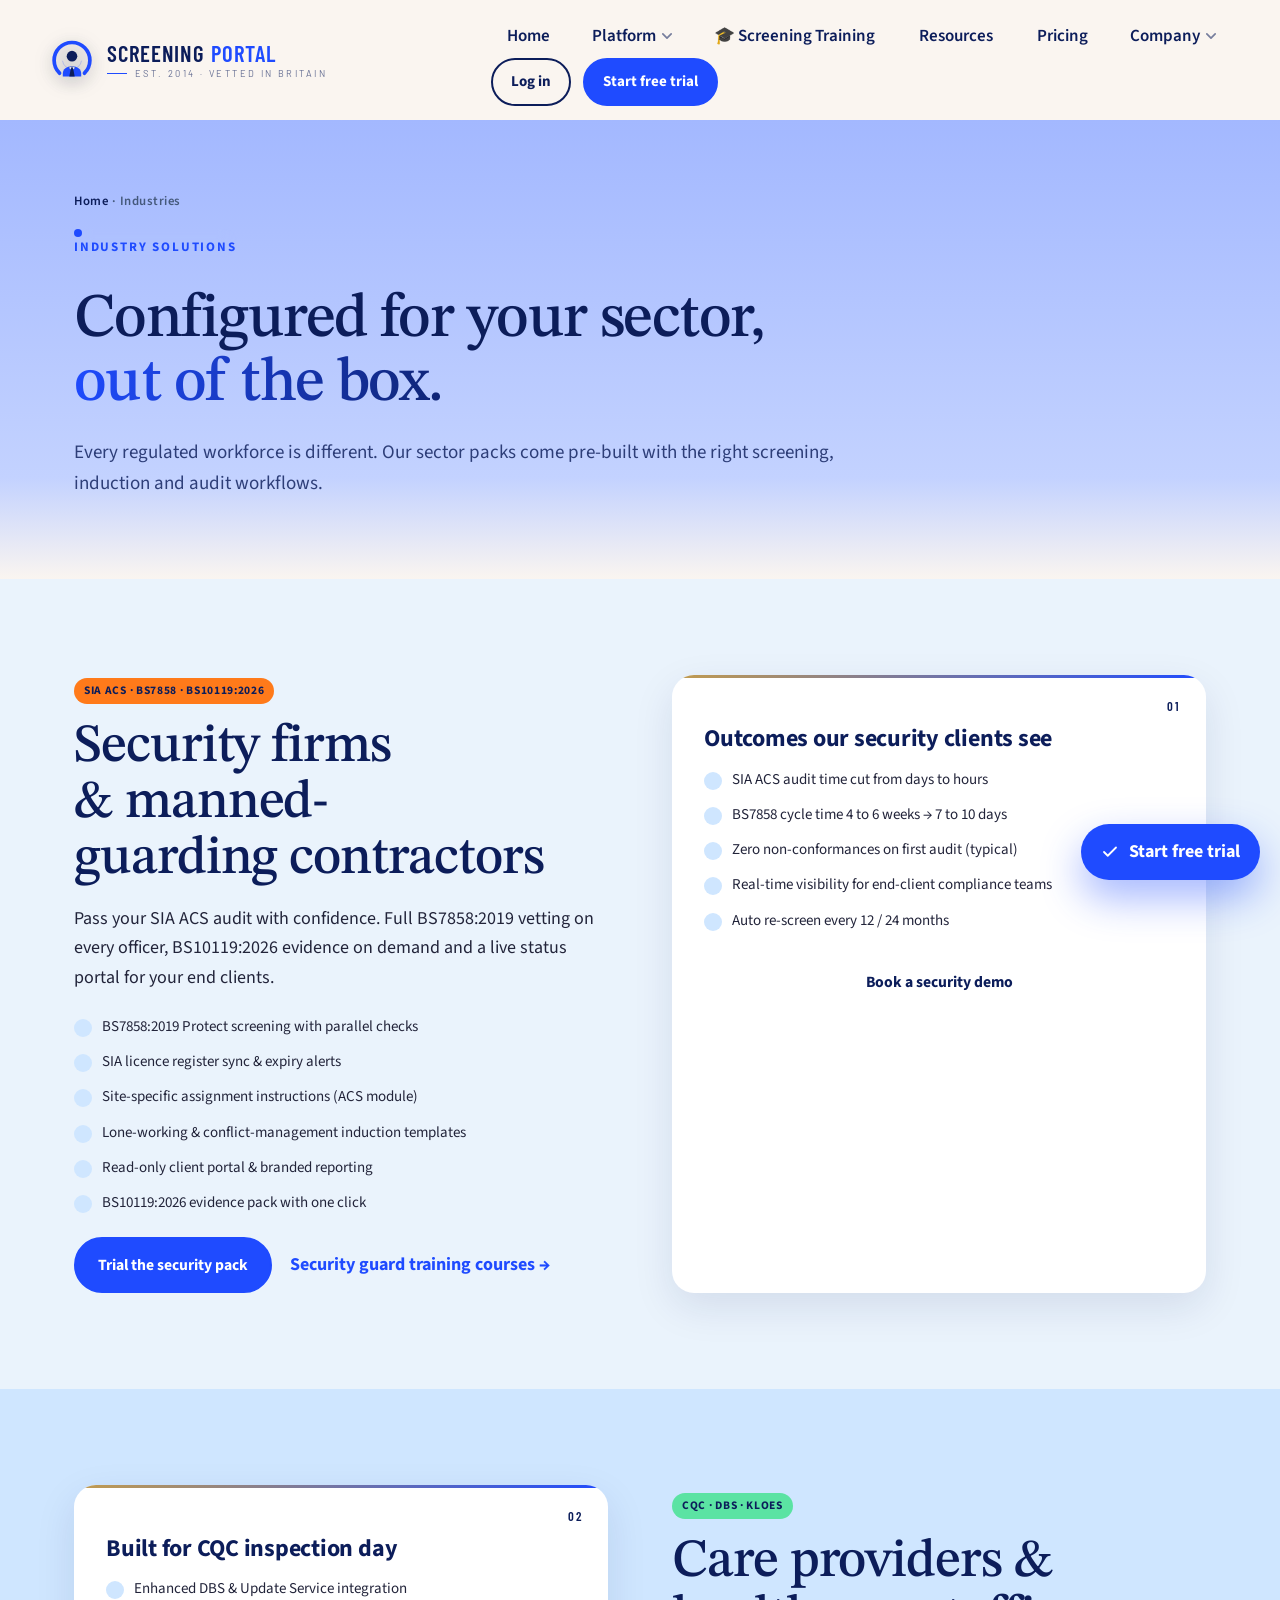
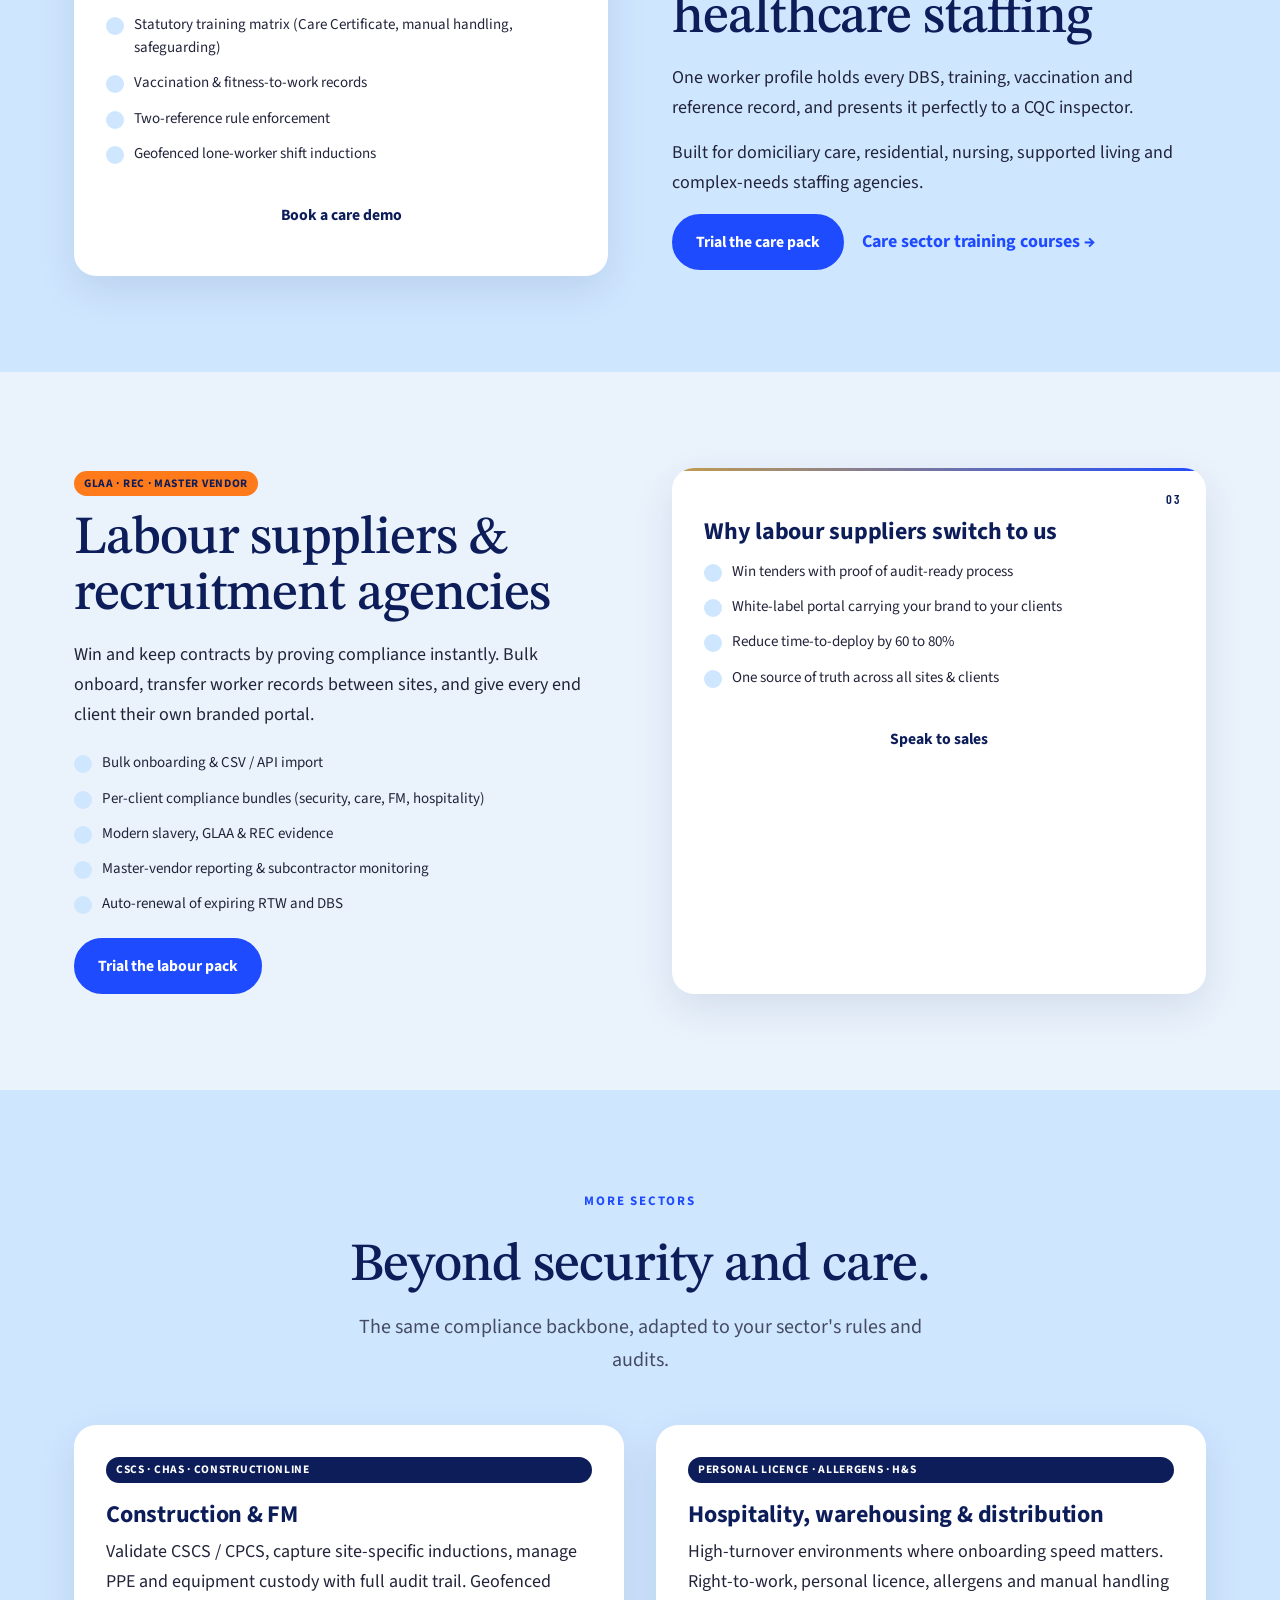
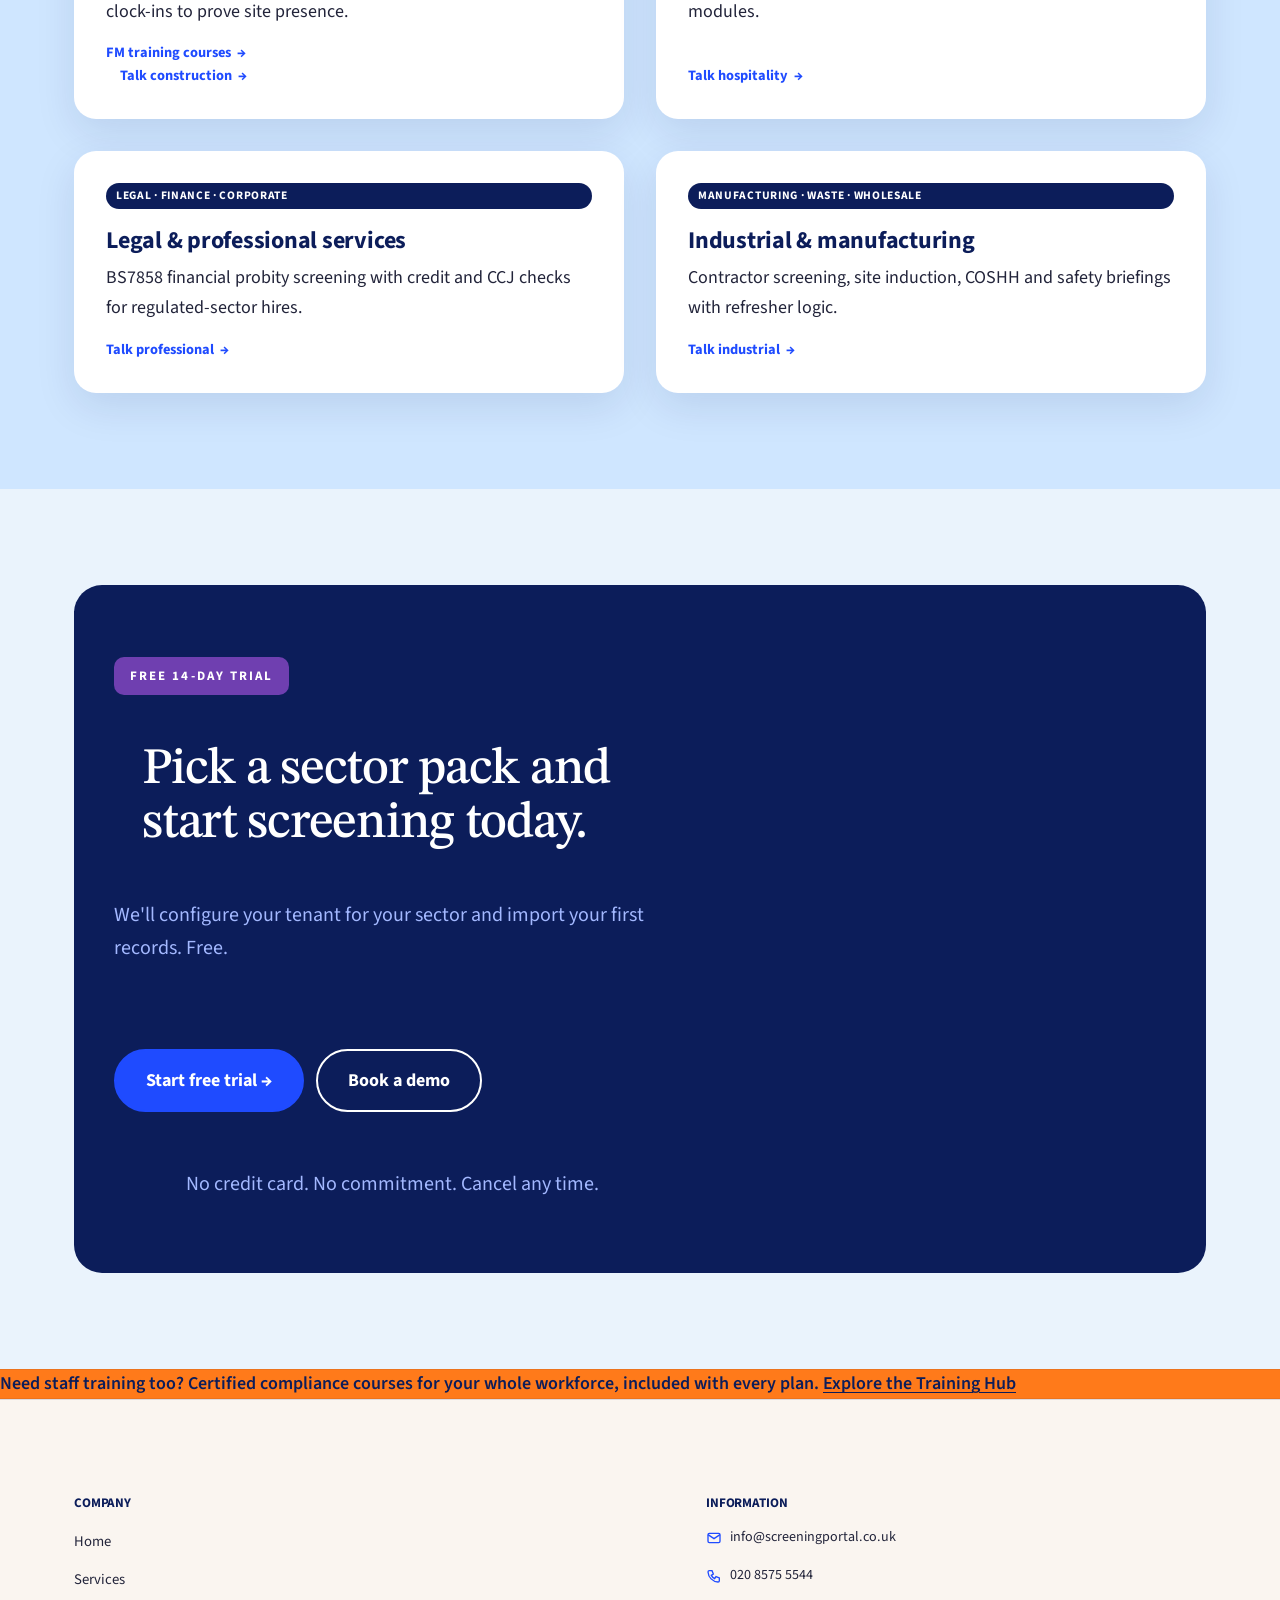
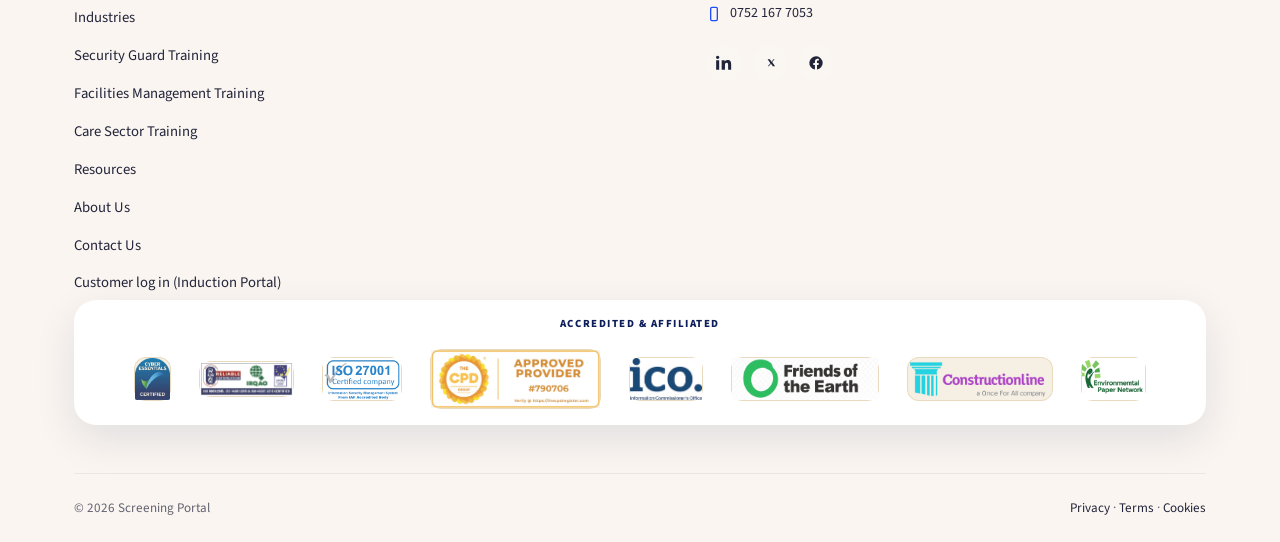
<file: solutions.html>
﻿<!doctype html>
<html lang="en-GB">
<head>
<link rel="icon" href="/favicon.svg?v=3" type="image/svg+xml">
<link rel="alternate icon" href="/favicon.ico?v=3" sizes="16x16 32x32 48x48">
<link rel="apple-touch-icon" href="/apple-touch-icon.png?v=3">
<link rel="manifest" href="/site.webmanifest?v=3">
<meta name="theme-color" content="#eaf3fc">
<meta charset="utf-8">
<meta name="viewport" content="width=device-width,initial-scale=1">
<title>Industry Solutions for Security, Care &amp; Labour Suppliers | Screening Portal</title>
<meta name="description" content="Sector-specific compliance workflows for SIA ACS security contractors, CQC-registered care providers, labour suppliers, construction & hospitality.">
  <link rel="canonical" href="https://www.screeningportal.co.uk/solutions.html">
  <meta property="og:type" content="website">
  <meta property="og:site_name" content="Screening Portal">
  <meta property="og:title" content="Industry Solutions for Security, Care &amp; Labour Suppliers | Screening Portal">
  <meta property="og:description" content="Sector-specific compliance workflows for SIA ACS security contractors, CQC-registered care providers, labour suppliers, construction & hospitality.">
  <meta property="og:url" content="https://www.screeningportal.co.uk/solutions.html">
  <meta name="twitter:card" content="summary">
<meta name="theme-color" content="#eaf3fc">
<link rel="preconnect" href="https://fonts.googleapis.com">
<link rel="preconnect" href="https://fonts.gstatic.com" crossorigin>
<link rel="stylesheet" href="https://fonts.googleapis.com/css2?family=Barlow:wght@400;500;600;700&family=Barlow+Condensed:wght@500;600;700&family=Inter:wght@400;500;600;700;800;900&display=swap">
<link rel="stylesheet" href="assets/css/style.css?v=2026110101">
<link rel="stylesheet" href="assets/css/premium.css?v=202607120100">
<link rel="stylesheet" href="assets/css/theme-2026.css?v=2026090801">
<link rel="stylesheet" href="https://fonts.googleapis.com/css2?family=STIX+Two+Text:ital,wght@0,400..700;1,400&family=Source+Sans+3:wght@400;600;700&display=swap">
<link rel="stylesheet" href="assets/css/theme-wave.css?v=2026110203">
</head>
<body class="wave-home">

<a class="skip-link" href="#main-content">Skip to content</a>
<noscript><style>.reveal{opacity:1 !important;transform:none !important}</style></noscript>
<header class="site-header">
  <div class="container nav">
    <a class="brand" href="index.html"><span class="brand-mark"><svg viewBox="0 0 64 64" width="100%" height="100%" fill="none" role="img" aria-label="Screening Portal"><path d="M13.9 51.2a26 26 0 1 1 36.2 0" stroke="#b8892b" stroke-width="5.4" stroke-linecap="round"></path><path d="M18.2 33.6a14 14 0 0 0 27.6 0" stroke="#b8892b" stroke-opacity=".28" stroke-width="1.2" stroke-linecap="round"></path><circle cx="32" cy="26.4" r="7.7" fill="#14293d"></circle><path d="M18.6 56v-4.1c0-6.6 5.7-10.7 13.4-10.7s13.4 4.1 13.4 10.7V56z" fill="#2f6f9e"></path><path d="M32 41.2l4.6 2.1-2.6 2.4 1.9 10.3h-7.8l1.9-10.3-2.6-2.4z" fill="#14293d"></path><path d="M32 41.2l-4.6 2.1 2.6 2.4zM32 41.2l4.6 2.1-2.6 2.4z" fill="#f7fbff" fill-opacity=".9"></path></svg></span><span class="brand-word">  <span class="brand-name">Screening <span>Portal</span></span>  <span class="brand-tag"><i aria-hidden="true"></i>Est. 2014 &middot; Vetted in Britain</span></span></a>
    <nav class="mobile-panel" aria-label="Primary">
      <ul class="nav-list">
        <li><a href="index.html">Home</a></li>
        <li class="has-dropdown">
          <button type="button" class="nav-trigger" aria-haspopup="true" aria-expanded="false">Platform <svg class="caret" width="12" height="7" viewBox="0 0 12 7" aria-hidden="true"><path d="M1 1l5 5 5-5" fill="none" stroke="currentColor" stroke-width="2" stroke-linecap="round" stroke-linejoin="round"/></svg></button>
          <ul class="nav-dropdown" role="menu">
            <li><a href="services.html">Screening Services<small>BS 7858, RTW, DBS, references</small></a></li>
            <li><a href="compliance.html">Compliance Map<small>SIA ACS, BS10119:2026, ISO 27001</small></a></li>
            <li><a href="solutions.html">Industry Solutions<small>Security, Care, Labour, FM</small></a></li>
          </ul>
        </li>
        <li><a href="training.html" title="Free BS 7858 screening training course">🎓 Screening Training</a></li>
        <li><a href="resources.html">Resources</a></li>
        <li><a href="pricing.html">Pricing</a></li>
        <li class="has-dropdown">
          <button type="button" class="nav-trigger" aria-haspopup="true" aria-expanded="false">Company <svg class="caret" width="12" height="7" viewBox="0 0 12 7" aria-hidden="true"><path d="M1 1l5 5 5-5" fill="none" stroke="currentColor" stroke-width="2" stroke-linecap="round" stroke-linejoin="round"/></svg></button>
          <ul class="nav-dropdown" role="menu">
            <li><a href="about.html">About us</a></li>
            <li><a href="contact.html">Contact &amp; demo</a></li>
          </ul>
        </li>
      </ul>
      <div class="nav-cta">
        <a class="btn btn--outline btn--sm" href="https://portal.screeningportal.co.uk/admin/users/login" target="_blank" rel="noopener">Log in</a>
        <a class="btn btn--primary btn--sm" href="https://portal.screeningportal.co.uk/register" target="_blank" rel="noopener" data-trial>Start free trial</a>
      </div>
    </nav>
    <button class="nav-toggle" aria-label="Toggle menu" aria-expanded="false"><span></span><span></span><span></span></button>
  </div>
</header>

<section id="main-content" role="main" class="page-intro">
  <div class="container">
    <div class="breadcrumb"><a href="index.html">Home</a> · Industries</div>
    <span class="kicker">INDUSTRY SOLUTIONS</span>
    <h1><span class="h1-line">Configured for your sector,</span><span class="h1-line text-gradient">out of the box.</span></h1>
    <p>Every regulated workforce is different. Our sector packs come pre-built with the right screening, induction and audit workflows.</p>
  </div>
</section>

<!-- SECURITY -->
<section class="section" id="security">
  <div class="container">
    <div class="row cols-2" style="align-items:center;gap:var(--s-8);">
      <div class="reveal">
        <span class="badge badge--orange">SIA ACS · BS7858 · BS10119:2026</span>
        <h2 class="mt-4">Security firms &amp; manned-guarding contractors</h2>
        <p>Pass your SIA ACS audit with confidence. Full BS7858:2019 vetting on every officer, BS10119:2026 evidence on demand and a live status portal for your end clients.</p>
        <ul class="feature-list">
          <li>BS7858:2019 Protect screening with parallel checks</li>
          <li>SIA licence register sync &amp; expiry alerts</li>
          <li>Site-specific assignment instructions (ACS module)</li>
          <li>Lone-working &amp; conflict-management induction templates</li>
          <li>Read-only client portal &amp; branded reporting</li>
          <li>BS10119:2026 evidence pack with one click</li>
        </ul>
        <a class="btn btn--primary" href="https://portal.screeningportal.co.uk/register" target="_blank" rel="noopener" data-trial>Trial the security pack</a>
        <a class="more" href="training.html" style="margin-left:14px">Security guard training courses →</a>
      </div>
      <div class="card card--pillar reveal" data-delay="1">
        <span class="card-num">01</span>
        <h3>Outcomes our security clients see</h3>
        <ul class="feature-list">
          <li>SIA ACS audit time cut from days to hours</li>
          <li>BS7858 cycle time 4 to 6 weeks → 7 to 10 days</li>
          <li>Zero non-conformances on first audit (typical)</li>
          <li>Real-time visibility for end-client compliance teams</li>
          <li>Auto re-screen every 12 / 24 months</li>
        </ul>
        <a class="btn btn--secondary btn--block" href="contact.html">Book a security demo</a>
      </div>
    </div>
  </div>
</section>

<!-- CARE -->
<section class="section section--soft" id="care">
  <div class="container">
    <div class="row cols-2" style="align-items:center;gap:var(--s-8);">
      <div class="card card--pillar reveal">
        <span class="card-num">02</span>
        <h3>Built for CQC inspection day</h3>
        <ul class="feature-list">
          <li>Enhanced DBS &amp; Update Service integration</li>
          <li>Statutory training matrix (Care Certificate, manual handling, safeguarding)</li>
          <li>Vaccination &amp; fitness-to-work records</li>
          <li>Two-reference rule enforcement</li>
          <li>Geofenced lone-worker shift inductions</li>
        </ul>
        <a class="btn btn--secondary btn--block" href="contact.html">Book a care demo</a>
      </div>
      <div class="reveal" data-delay="1">
        <span class="badge badge--green">CQC · DBS · KLOEs</span>
        <h2 class="mt-4">Care providers &amp; healthcare staffing</h2>
        <p>One worker profile holds every DBS, training, vaccination and reference record, and presents it perfectly to a CQC inspector.</p>
        <p>Built for domiciliary care, residential, nursing, supported living and complex-needs staffing agencies.</p>
        <a class="btn btn--primary" href="https://portal.screeningportal.co.uk/register" target="_blank" rel="noopener" data-trial>Trial the care pack</a>
        <a class="more" href="training.html" style="margin-left:14px">Care sector training courses →</a>
      </div>
    </div>
  </div>
</section>

<!-- LABOUR SUPPLIERS -->
<section class="section" id="labour">
  <div class="container">
    <div class="row cols-2" style="align-items:center;gap:var(--s-8);">
      <div class="reveal">
        <span class="badge badge--orange">GLAA · REC · Master Vendor</span>
        <h2 class="mt-4">Labour suppliers &amp; recruitment agencies</h2>
        <p>Win and keep contracts by proving compliance instantly. Bulk onboard, transfer worker records between sites, and give every end client their own branded portal.</p>
        <ul class="feature-list">
          <li>Bulk onboarding &amp; CSV / API import</li>
          <li>Per-client compliance bundles (security, care, FM, hospitality)</li>
          <li>Modern slavery, GLAA &amp; REC evidence</li>
          <li>Master-vendor reporting &amp; subcontractor monitoring</li>
          <li>Auto-renewal of expiring RTW and DBS</li>
        </ul>
        <a class="btn btn--primary" href="https://portal.screeningportal.co.uk/register" target="_blank" rel="noopener" data-trial>Trial the labour pack</a>
      </div>
      <div class="card card--pillar reveal" data-delay="1">
        <span class="card-num">03</span>
        <h3>Why labour suppliers switch to us</h3>
        <ul class="feature-list">
          <li>Win tenders with proof of audit-ready process</li>
          <li>White-label portal carrying your brand to your clients</li>
          <li>Reduce time-to-deploy by 60 to 80%</li>
          <li>One source of truth across all sites &amp; clients</li>
        </ul>
        <a class="btn btn--secondary btn--block" href="contact.html">Speak to sales</a>
      </div>
    </div>
  </div>
</section>

<!-- CONSTRUCTION + HOSPITALITY -->
<section class="section section--soft">
  <div class="container">
    <div class="section-head reveal">
      <span class="kicker">MORE SECTORS</span>
      <h2>Beyond security and care.</h2>
      <p>The same compliance backbone, adapted to your sector's rules and audits.</p>
    </div>

    <div class="row cols-2">
      <div class="card reveal" id="construction">
        <span class="badge badge--navy">CSCS · CHAS · ConstructionLine</span>
        <h3 class="mt-4">Construction &amp; FM</h3>
        <p>Validate CSCS / CPCS, capture site-specific inductions, manage PPE and equipment custody with full audit trail. Geofenced clock-ins to prove site presence.</p>
        <a class="more" href="training.html">FM training courses</a>
        <a class="more" href="contact.html" style="margin-left:14px">Talk construction</a>
      </div>
      <div class="card reveal" data-delay="1" id="hospitality">
        <span class="badge badge--navy">Personal Licence · Allergens · H&amp;S</span>
        <h3 class="mt-4">Hospitality, warehousing &amp; distribution</h3>
        <p>High-turnover environments where onboarding speed matters. Right-to-work, personal licence, allergens and manual handling modules.</p>
        <a class="more" href="contact.html">Talk hospitality</a>
      </div>
      <div class="card reveal" data-delay="2">
        <span class="badge badge--navy">Legal · Finance · Corporate</span>
        <h3 class="mt-4">Legal &amp; professional services</h3>
        <p>BS7858 financial probity screening with credit and CCJ checks for regulated-sector hires.</p>
        <a class="more" href="contact.html">Talk professional</a>
      </div>
      <div class="card reveal" data-delay="3">
        <span class="badge badge--navy">Manufacturing · Waste · Wholesale</span>
        <h3 class="mt-4">Industrial &amp; manufacturing</h3>
        <p>Contractor screening, site induction, COSHH and safety briefings with refresher logic.</p>
        <a class="more" href="contact.html">Talk industrial</a>
      </div>
    </div>
  </div>
</section>

<!-- CTA -->
<section class="section">
  <div class="container">
    <div class="cta-banner reveal">
      <span class="kicker">FREE 14-DAY TRIAL</span>
      <h2>Pick a sector pack and start screening today.</h2>
      <p>We'll configure your tenant for your sector and import your first records. Free.</p>
      <div class="hero-cta">
        <a class="btn btn--primary btn--lg" href="https://portal.screeningportal.co.uk/register" target="_blank" rel="noopener" data-trial>Start free trial →</a>
        <a class="btn btn--ghost btn--lg" href="contact.html">Book a demo</a>
      </div>
      <p class="cta-reassure">No credit card. No commitment. Cancel any time.</p>
    </div>
  </div>
</section>

<div class="xlink-band">Need staff training too? Certified compliance courses for your whole workforce, included with every plan. <a href="training.html">Explore the Training Hub</a></div>
<footer class="site-footer">
  <div class="container">
    <div class="foot-grid">
      <div>
        <h4>Company</h4>
        <ul>
          <li><a href="index.html">Home</a></li>
          <li><a href="services.html">Services</a></li>
          <li><a href="solutions.html">Industries</a></li>
          <li><a href="training.html#security">Security Guard Training</a></li>
          <li><a href="training.html#fm">Facilities Management Training</a></li>
          <li><a href="training.html#care">Care Sector Training</a></li>
          <li><a href="resources.html">Resources</a></li>
          <li><a href="about.html">About Us</a></li>
          <li><a href="contact.html">Contact Us</a></li>
          <li><a href="https://app.inductionportal.co.uk" target="_blank" rel="noopener">Customer log in (Induction Portal)</a></li>
        </ul>
      </div>
      <div>
        <h4>Compliance</h4>
        <div class="cert-stack">
          <a class="cert" href="#" aria-label="Cyber Essentials Certified"><img loading="lazy" decoding="async" src="assets/img/accred-cyber-essentials.png" alt="Cyber Essentials Certified"></a>
          <a class="cert cert-wide" href="#" aria-label="ISO 9001, 14001 and 45001 Certified"><img loading="lazy" decoding="async" src="assets/img/accred-iso-9001-14001-45001.png" alt="ISO 9001:2015, ISO 14001:2015 and ISO 45001:2018 Certified"></a>
          <a class="cert" href="#" aria-label="ISO 27001 Certified"><img loading="lazy" decoding="async" src="assets/img/accred-iso-27001.png" alt="ISO 27001 Certified company"></a>
        </div>
      </div>
      <div>
        <h4>Affiliations</h4>
        <div class="cert-stack">
          <a class="cert" href="https://ico.org.uk" target="_blank" rel="noopener" aria-label="Information Commissioner's Office"><img loading="lazy" decoding="async" src="assets/img/affil-ico.png" alt="Information Commissioner's Office"></a>
          <a class="cert" href="#" aria-label="Friends of the Earth"><img loading="lazy" decoding="async" src="assets/img/affil-friends-of-the-earth.png" alt="Friends of the Earth"></a>
          <a class="cert" href="https://www.constructionline.co.uk" target="_blank" rel="noopener" aria-label="Constructionline"><img loading="lazy" decoding="async" src="assets/img/affil-constructionline.png" alt="Constructionline, a Once For All company"></a>
          <a class="cert" href="#" aria-label="Environmental Paper Network"><img loading="lazy" decoding="async" src="assets/img/affil-environmental-paper-network.png" alt="Environmental Paper Network"></a>
        </div>
      </div>
      <div>
        <h4>Information</h4>
        <ul class="info-list">
          <li><a href="mailto:info@screeningportal.co.uk"><svg viewBox="0 0 24 24" fill="none" stroke="currentColor" stroke-width="2"><rect x="3" y="5" width="18" height="14" rx="2"/><path d="M3 7l9 6 9-6"/></svg>info@screeningportal.co.uk</a></li>
          <li><a href="tel:02085755544"><svg viewBox="0 0 24 24" fill="none" stroke="currentColor" stroke-width="2"><path d="M5 4h4l2 5-3 2a12 12 0 0 0 5 5l2-3 5 2v4a2 2 0 0 1-2 2A16 16 0 0 1 3 6a2 2 0 0 1 2-2z"/></svg>020 8575 5544</a></li>
          <li><a href="tel:07521677053"><svg viewBox="0 0 24 24" fill="none" stroke="currentColor" stroke-width="2"><rect x="7" y="2" width="10" height="20" rx="2"/></svg>0752 167 7053</a></li>
        
        </ul>
        <div class="socials" style="margin-top:14px;">
          <a href="#" aria-label="LinkedIn"><svg viewBox="0 0 24 24" fill="currentColor"><path d="M4.98 3.5C4.98 4.88 3.87 6 2.5 6S0 4.88 0 3.5 1.12 1 2.5 1s2.48 1.12 2.48 2.5zM.22 8h4.56v14H.22zM8.5 8h4.37v1.91h.07c.61-1.15 2.1-2.36 4.32-2.36 4.62 0 5.48 3.04 5.48 7v7.45h-4.56v-6.6c0-1.57-.03-3.6-2.2-3.6-2.2 0-2.54 1.72-2.54 3.49v6.71H8.5z"/></svg></a>
          <a href="#" aria-label="X"><svg viewBox="0 0 24 24" fill="currentColor"><path d="M18.9 6.4l-3.7 4.2 4.4 6.4h-3.4l-2.7-4-3.4 4H8.7l3.9-4.5L8.4 6.4h3.4l2.4 3.6 3.1-3.6z"/></svg></a>
          <a href="#" aria-label="Facebook"><svg viewBox="0 0 24 24" fill="currentColor"><path d="M22 12a10 10 0 1 0-11.6 9.9V15h-2.5v-3h2.5V9.7c0-2.5 1.5-3.9 3.7-3.9 1.1 0 2.2.2 2.2.2v2.4h-1.2c-1.2 0-1.6.8-1.6 1.6V12h2.7l-.4 3h-2.3v6.9A10 10 0 0 0 22 12z"/></svg></a>
        </div>
      </div>
    </div>
        <div class="accred-band">
      <span class="accred-title">Accredited &amp; affiliated</span>
      <div class="accred-logos">
        <a class="accred-logo" href="#" aria-label="Cyber Essentials Certified"><img loading="lazy" decoding="async" src="assets/img/accred-cyber-essentials.png" alt="Cyber Essentials Certified"></a>
        <a class="accred-logo accred-wide" href="#" aria-label="ISO 9001, 14001 and 45001 Certified"><img loading="lazy" decoding="async" src="assets/img/accred-iso-9001-14001-45001.png" alt="ISO 9001:2015, ISO 14001:2015 and ISO 45001:2018 Certified"></a>
        <a class="accred-logo" href="#" aria-label="ISO 27001 Certified"><img loading="lazy" decoding="async" src="assets/img/accred-iso-27001.png" alt="ISO 27001 Certified company"></a>
        <a class="accred-logo accred-cpd" href="https://thecpdregister.com" target="_blank" rel="noopener" aria-label="CPD Group Approved Provider 790706"><img loading="lazy" decoding="async" src="assets/img/accred-cpd-approved-provider.jpg" alt="The CPD Group Approved Provider, member 790706"></a>
        <a class="accred-logo" href="https://ico.org.uk" target="_blank" rel="noopener" aria-label="Information Commissioner's Office"><img loading="lazy" decoding="async" src="assets/img/affil-ico.png" alt="Information Commissioner's Office"></a>
        <a class="accred-logo" href="#" aria-label="Friends of the Earth"><img loading="lazy" decoding="async" src="assets/img/affil-friends-of-the-earth.png" alt="Friends of the Earth"></a>
        <a class="accred-logo" href="https://www.constructionline.co.uk" target="_blank" rel="noopener" aria-label="Constructionline"><img loading="lazy" decoding="async" src="assets/img/affil-constructionline.png" alt="Constructionline, a Once For All company"></a>
        <a class="accred-logo" href="#" aria-label="Environmental Paper Network"><img loading="lazy" decoding="async" src="assets/img/affil-environmental-paper-network.png" alt="Environmental Paper Network"></a>
      </div>
    </div>
    <div class="foot-bottom">
      <span>&copy; <span id="year">2026</span> Screening Portal</span>
      <span><a href="#">Privacy</a> &middot; <a href="#">Terms</a> &middot; <a href="#">Cookies</a></span>
    </div>
  </div>
</footer>

<a class="float-cta" href="https://portal.screeningportal.co.uk/register" target="_blank" rel="noopener" data-trial>
  <svg viewBox="0 0 24 24" width="18" height="18" fill="none" stroke="currentColor" stroke-width="2.4" stroke-linecap="round" stroke-linejoin="round"><polyline points="20 6 9 17 4 12"/></svg>
  Start free trial
</a>

<div class="modal-backdrop" id="trial-modal" role="dialog" aria-modal="true">
  <div class="modal">
    <button class="close" aria-label="Close" data-close>×</button>
    <span class="kicker">FREE 14-DAY TRIAL</span>
    <h3>Start screening in under 24 hours.</h3>
    <p>No credit card. No commitment. Cancel any time.</p>
    <form class="form" data-form novalidate>
      <div class="form-row"><div class="field"><label for="t-name">Full name</label><input id="t-name" name="name" autocomplete="name" type="text" required></div><div class="field"><label for="t-company">Company</label><input id="t-company" name="organization" autocomplete="organization" type="text" required></div></div>
      <div class="form-row"><div class="field"><label for="t-email">Work email</label><input id="t-email" name="email" autocomplete="email" type="email" required></div><div class="field"><label for="t-phone">Phone</label><input id="t-phone" name="tel" autocomplete="tel" type="tel"></div></div>
      <div class="field"><label for="t-sector">Primary sector</label><select id="t-sector" name="sector"><option>Security (SIA ACS)</option><option>Health &amp; Social Care</option><option>Labour supplier / Recruitment</option><option>Construction &amp; FM</option><option>Hospitality / Warehousing</option><option>Other</option></select></div>
      <button class="btn btn--primary btn--block" type="submit">Create my free trial →</button>
      <p class="tiny center form-status">GDPR-compliant, never shared.</p>
    </form>
  </div>
</div>

<script src="assets/js/main.js?v=2026110202" defer></script>
<script src="assets/js/premium.js?v=202607120100" defer></script>
</body>
</html>
</file>
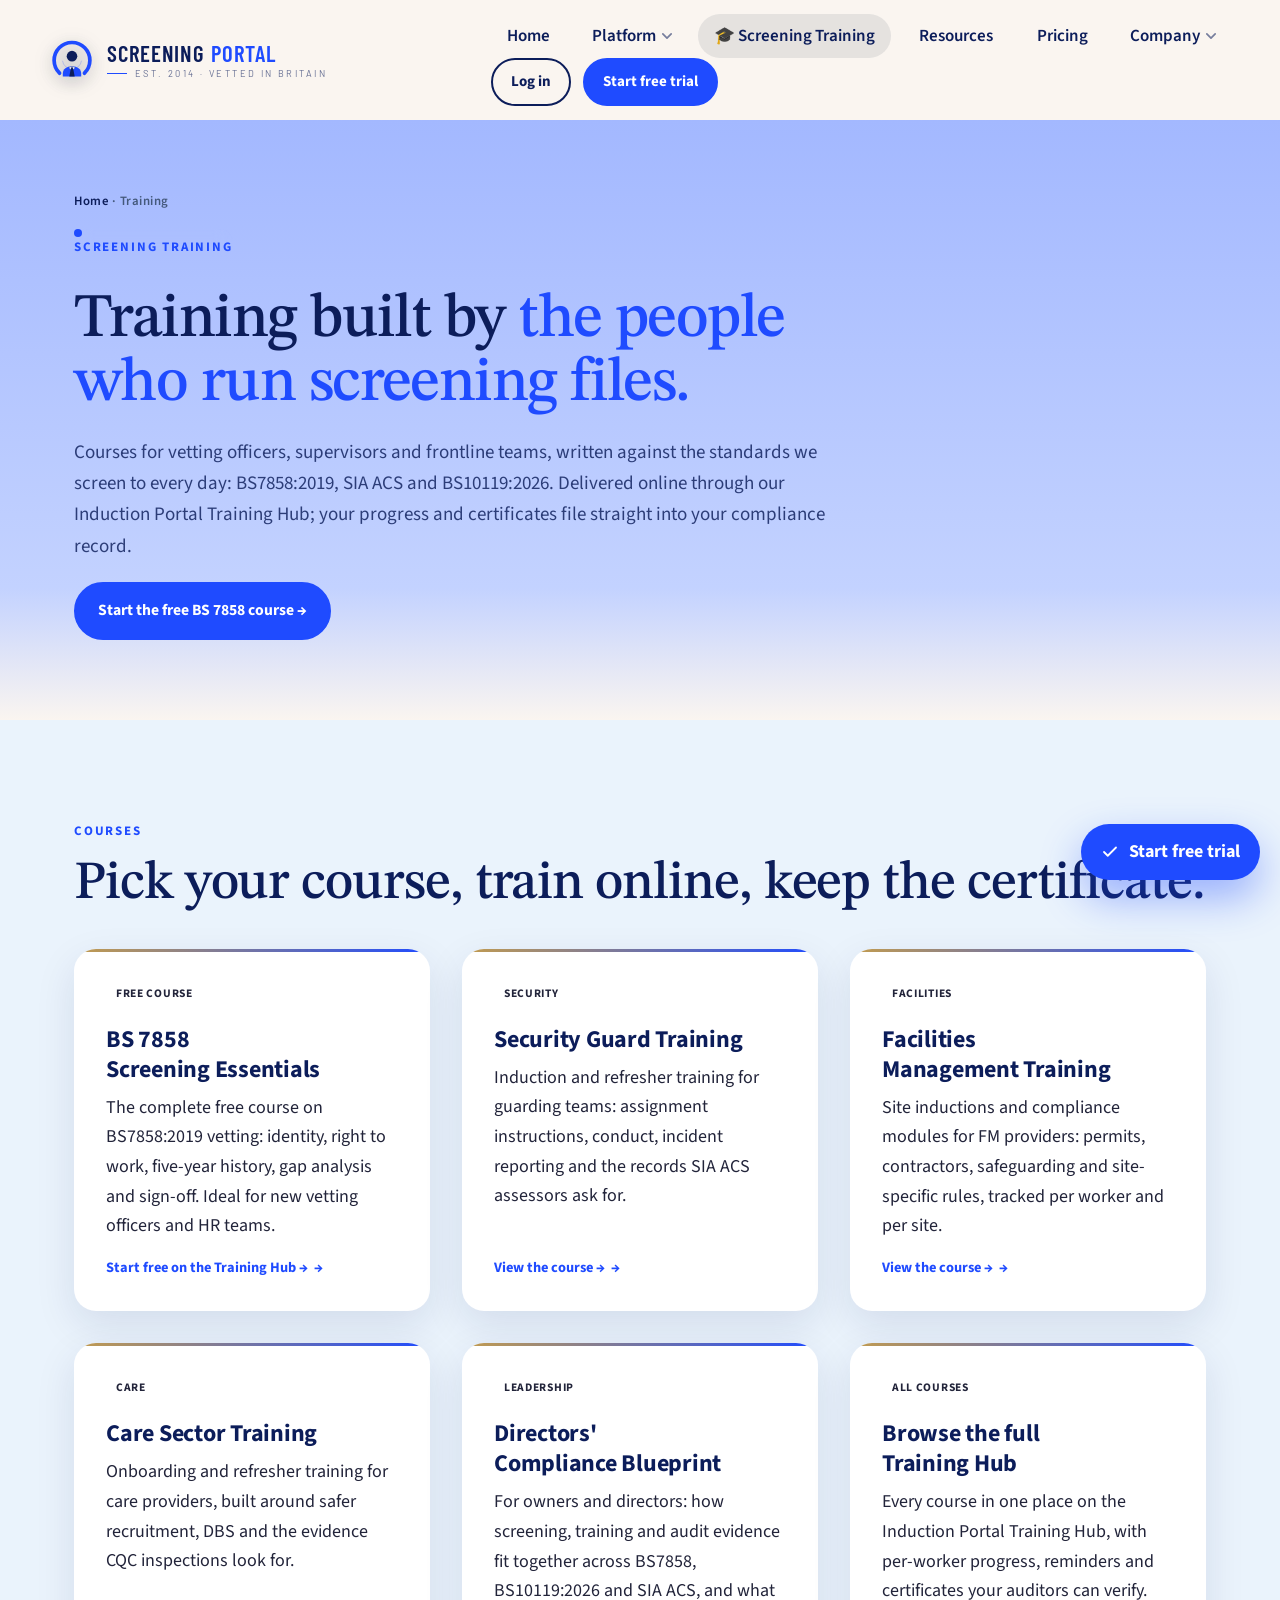
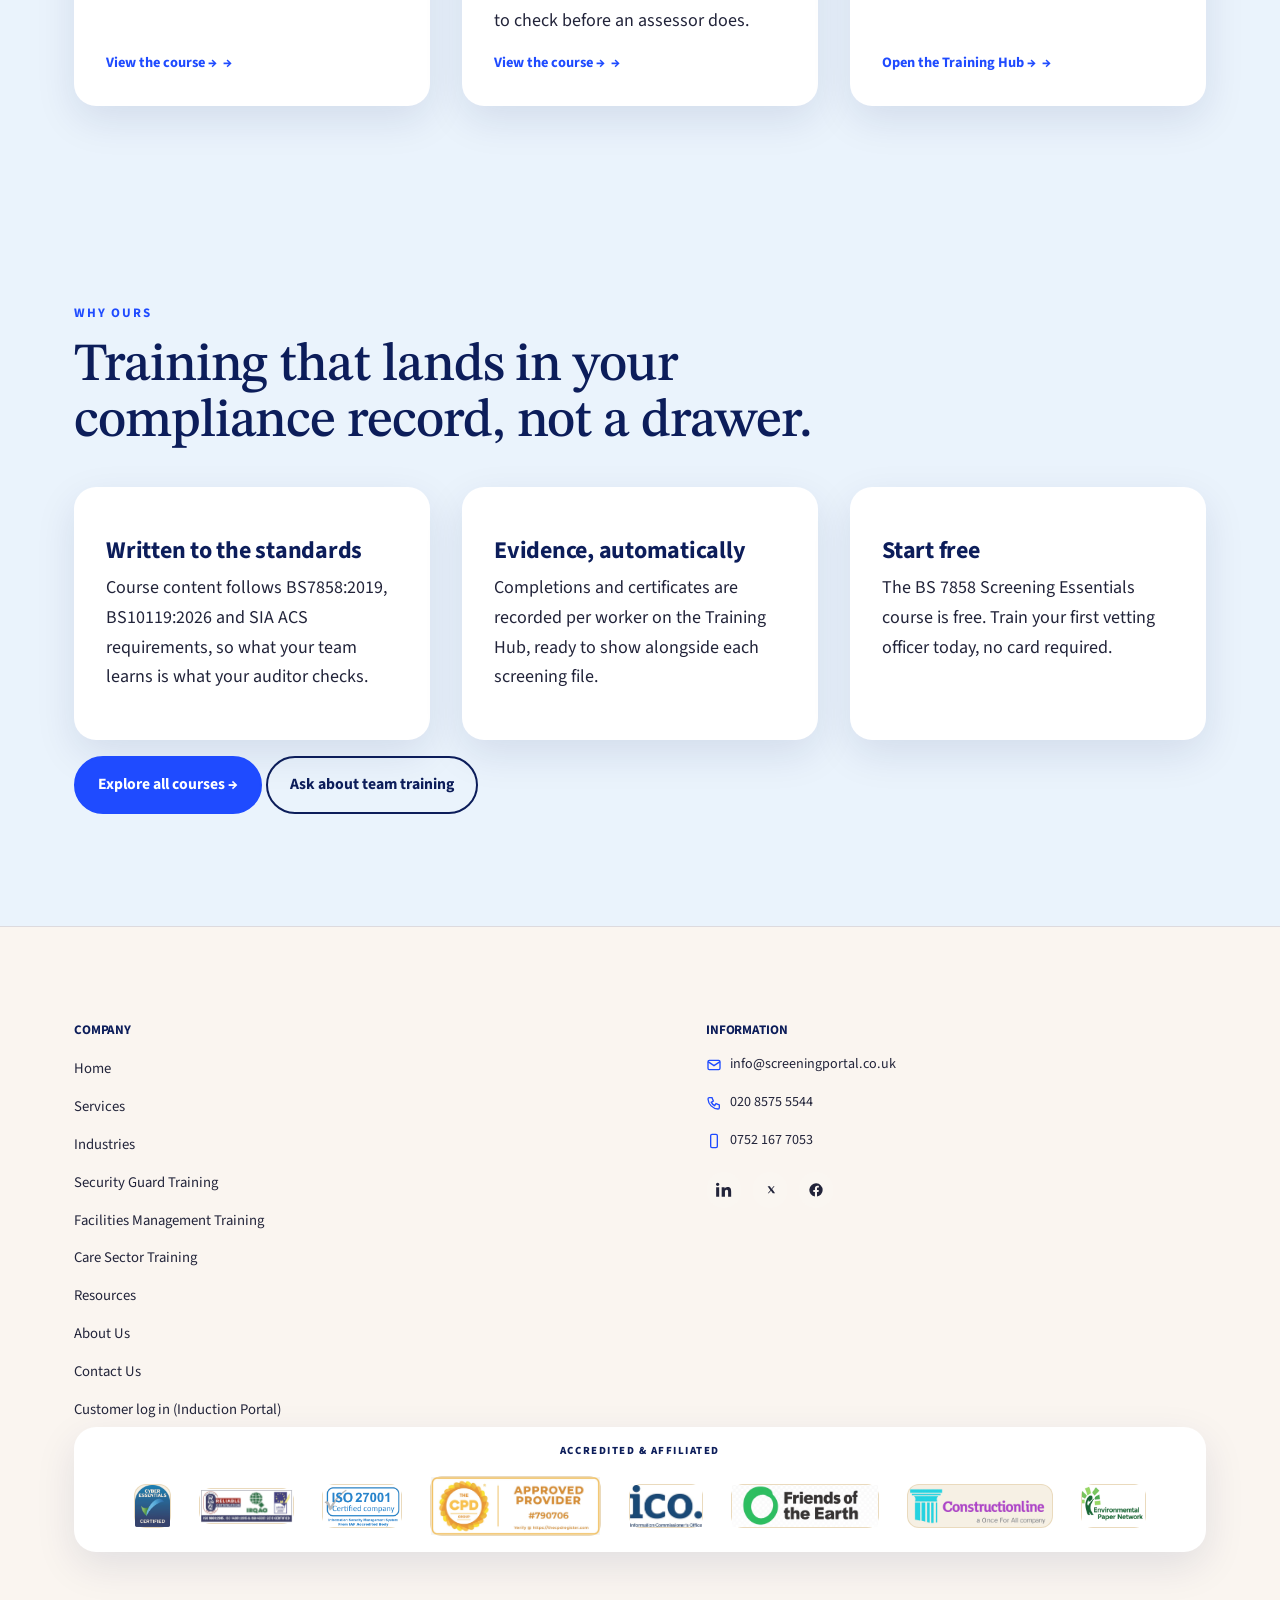
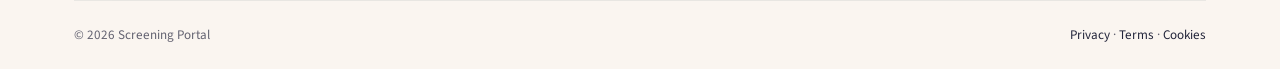
<file: training.html>
﻿<!doctype html>
<html lang="en-GB">
<head>
<link rel="icon" href="/favicon.svg?v=3" type="image/svg+xml">
<link rel="alternate icon" href="/favicon.ico?v=3" sizes="16x16 32x32 48x48">
<link rel="apple-touch-icon" href="/apple-touch-icon.png?v=3">
<link rel="manifest" href="/site.webmanifest?v=3">
<meta name="theme-color" content="#eaf3fc">
<meta charset="utf-8">
<meta name="viewport" content="width=device-width,initial-scale=1">
<title>Screening & Compliance Training Courses | Screening Portal</title>
<meta name="description" content="BS 7858 screening training, security guarding, facilities management and care sector courses from the Screening Portal team, delivered on our Induction Portal Training Hub.">
  <link rel="canonical" href="https://www.screeningportal.co.uk/training.html">
  <meta property="og:type" content="website">
  <meta property="og:site_name" content="Screening Portal">
  <meta property="og:title" content="Screening & Compliance Training | Screening Portal">
  <meta property="og:description" content="Free BS 7858 screening course, guarding, FM and care training, delivered on our Induction Portal Training Hub.">
  <meta property="og:url" content="https://www.screeningportal.co.uk/training.html">
  <meta name="twitter:card" content="summary">
<meta name="theme-color" content="#eaf3fc">
<link rel="preconnect" href="https://fonts.googleapis.com">
<link rel="preconnect" href="https://fonts.gstatic.com" crossorigin>
<link rel="stylesheet" href="https://fonts.googleapis.com/css2?family=Barlow:wght@400;500;600;700&family=Barlow+Condensed:wght@500;600;700&family=Inter:wght@400;500;600;700;800;900&display=swap">
<link rel="stylesheet" href="assets/css/style.css?v=2026110101">
<link rel="stylesheet" href="assets/css/premium.css?v=202607120100">
<link rel="stylesheet" href="assets/css/theme-2026.css?v=2026090801">
<link rel="stylesheet" href="https://fonts.googleapis.com/css2?family=STIX+Two+Text:ital,wght@0,400..700;1,400&family=Source+Sans+3:wght@400;600;700&display=swap">
<link rel="stylesheet" href="assets/css/theme-wave.css?v=2026110203">
</head>
<body class="wave-home">

<a class="skip-link" href="#main-content">Skip to content</a>
<noscript><style>.reveal{opacity:1 !important;transform:none !important}</style></noscript>
<header class="site-header">
  <div class="container nav">
    <a class="brand" href="index.html"><span class="brand-mark"><svg viewBox="0 0 64 64" width="100%" height="100%" fill="none" role="img" aria-label="Screening Portal"><path d="M13.9 51.2a26 26 0 1 1 36.2 0" stroke="#b8892b" stroke-width="5.4" stroke-linecap="round"></path><path d="M18.2 33.6a14 14 0 0 0 27.6 0" stroke="#b8892b" stroke-opacity=".28" stroke-width="1.2" stroke-linecap="round"></path><circle cx="32" cy="26.4" r="7.7" fill="#14293d"></circle><path d="M18.6 56v-4.1c0-6.6 5.7-10.7 13.4-10.7s13.4 4.1 13.4 10.7V56z" fill="#2f6f9e"></path><path d="M32 41.2l4.6 2.1-2.6 2.4 1.9 10.3h-7.8l1.9-10.3-2.6-2.4z" fill="#14293d"></path><path d="M32 41.2l-4.6 2.1 2.6 2.4zM32 41.2l4.6 2.1-2.6 2.4z" fill="#f7fbff" fill-opacity=".9"></path></svg></span><span class="brand-word">  <span class="brand-name">Screening <span>Portal</span></span>  <span class="brand-tag"><i aria-hidden="true"></i>Est. 2014 &middot; Vetted in Britain</span></span></a>
    <nav class="mobile-panel" aria-label="Primary">
      <ul class="nav-list">
        <li><a href="index.html">Home</a></li>
        <li class="has-dropdown">
          <button type="button" class="nav-trigger" aria-haspopup="true" aria-expanded="false">Platform <svg class="caret" width="12" height="7" viewBox="0 0 12 7" aria-hidden="true"><path d="M1 1l5 5 5-5" fill="none" stroke="currentColor" stroke-width="2" stroke-linecap="round" stroke-linejoin="round"/></svg></button>
          <ul class="nav-dropdown" role="menu">
            <li><a href="services.html">Screening Services<small>BS 7858, RTW, DBS, references</small></a></li>
            <li><a href="compliance.html">Compliance Map<small>SIA ACS, BS10119:2026, ISO 27001</small></a></li>
            <li><a href="solutions.html">Industry Solutions<small>Security, Care, Labour, FM</small></a></li>
          </ul>
        </li>
        <li><a href="training.html" title="Free BS 7858 screening training course">🎓 Screening Training</a></li>
        <li><a href="resources.html">Resources</a></li>
        <li><a href="pricing.html">Pricing</a></li>
        <li class="has-dropdown">
          <button type="button" class="nav-trigger" aria-haspopup="true" aria-expanded="false">Company <svg class="caret" width="12" height="7" viewBox="0 0 12 7" aria-hidden="true"><path d="M1 1l5 5 5-5" fill="none" stroke="currentColor" stroke-width="2" stroke-linecap="round" stroke-linejoin="round"/></svg></button>
          <ul class="nav-dropdown" role="menu">
            <li><a href="about.html">About us</a></li>
            <li><a href="contact.html">Contact &amp; demo</a></li>
          </ul>
        </li>
      </ul>
      <div class="nav-cta">
        <a class="btn btn--outline btn--sm" href="https://portal.screeningportal.co.uk/admin/users/login" target="_blank" rel="noopener">Log in</a>
        <a class="btn btn--primary btn--sm" href="https://portal.screeningportal.co.uk/register" target="_blank" rel="noopener" data-trial>Start free trial</a>
      </div>
    </nav>
    <button class="nav-toggle" aria-label="Toggle menu" aria-expanded="false"><span></span><span></span><span></span></button>
  </div>
</header>

<section id="main-content" role="main" class="page-intro">
  <div class="container">
    <div class="breadcrumb"><a href="index.html">Home</a> &middot; Training</div>
    <span class="kicker">SCREENING TRAINING</span>
    <h1>Training built by <span class="text-gradient">the people who run screening files.</span></h1>
    <p>Courses for vetting officers, supervisors and frontline teams, written against the standards we screen to every day: BS7858:2019, SIA ACS and BS10119:2026. Delivered online through our Induction Portal Training Hub; your progress and certificates file straight into your compliance record.</p>
    <p><a class="btn btn--primary" href="https://www.inductionportal.co.uk/training/BS7858-Free-Course.html" target="_blank" rel="noopener">Start the free BS 7858 course &rarr;</a></p>
  </div>
</section>

<section class="section">
  <div class="container">
    <span class="kicker">COURSES</span>
    <h2 class="section-title">Pick your course, train online, keep the certificate.</h2>
    <div class="row cols-3 res-grid">
      <a class="card card--pillar res-card reveal" href="https://www.inductionportal.co.uk/training/BS7858-Free-Course.html" target="_blank" rel="noopener">
        <span class="badge">FREE COURSE</span>
        <h3 class="mt-4">BS 7858 Screening Essentials</h3>
        <p>The complete free course on BS7858:2019 vetting: identity, right to work, five-year history, gap analysis and sign-off. Ideal for new vetting officers and HR teams.</p>
        <span class="more">Start free on the Training Hub &rarr;</span>
      </a>
      <a class="card card--pillar res-card reveal" id="security" href="https://www.inductionportal.co.uk/security-guard-training.html" target="_blank" rel="noopener" data-delay="1">
        <span class="badge">SECURITY</span>
        <h3 class="mt-4">Security Guard Training</h3>
        <p>Induction and refresher training for guarding teams: assignment instructions, conduct, incident reporting and the records SIA ACS assessors ask for.</p>
        <span class="more">View the course &rarr;</span>
      </a>
      <a class="card card--pillar res-card reveal" id="fm" href="https://www.inductionportal.co.uk/facilities-management-training.html" target="_blank" rel="noopener" data-delay="2">
        <span class="badge">FACILITIES</span>
        <h3 class="mt-4">Facilities Management Training</h3>
        <p>Site inductions and compliance modules for FM providers: permits, contractors, safeguarding and site-specific rules, tracked per worker and per site.</p>
        <span class="more">View the course &rarr;</span>
      </a>
      <a class="card card--pillar res-card reveal" id="care" href="https://www.inductionportal.co.uk/care-sector-training.html" target="_blank" rel="noopener">
        <span class="badge">CARE</span>
        <h3 class="mt-4">Care Sector Training</h3>
        <p>Onboarding and refresher training for care providers, built around safer recruitment, DBS and the evidence CQC inspections look for.</p>
        <span class="more">View the course &rarr;</span>
      </a>
      <a class="card card--pillar res-card reveal" href="https://www.inductionportal.co.uk/training/directors-blueprint.html" target="_blank" rel="noopener" data-delay="1">
        <span class="badge">LEADERSHIP</span>
        <h3 class="mt-4">Directors' Compliance Blueprint</h3>
        <p>For owners and directors: how screening, training and audit evidence fit together across BS7858, BS10119:2026 and SIA ACS, and what to check before an assessor does.</p>
        <span class="more">View the course &rarr;</span>
      </a>
      <a class="card card--pillar res-card reveal" href="https://www.inductionportal.co.uk/training/index.html" target="_blank" rel="noopener" data-delay="2">
        <span class="badge">ALL COURSES</span>
        <h3 class="mt-4">Browse the full Training Hub</h3>
        <p>Every course in one place on the Induction Portal Training Hub, with per-worker progress, reminders and certificates your auditors can verify.</p>
        <span class="more">Open the Training Hub &rarr;</span>
      </a>
    </div>
  </div>
</section>

<section class="section">
  <div class="container">
    <span class="kicker">WHY OURS</span>
    <h2 class="section-title">Training that lands in your compliance record, not a drawer.</h2>
    <div class="row cols-3">
      <div class="card reveal">
        <h3>Written to the standards</h3>
        <p>Course content follows BS7858:2019, BS10119:2026 and SIA ACS requirements, so what your team learns is what your auditor checks.</p>
      </div>
      <div class="card reveal" data-delay="1">
        <h3>Evidence, automatically</h3>
        <p>Completions and certificates are recorded per worker on the Training Hub, ready to show alongside each screening file.</p>
      </div>
      <div class="card reveal" data-delay="2">
        <h3>Start free</h3>
        <p>The BS 7858 Screening Essentials course is free. Train your first vetting officer today, no card required.</p>
      </div>
    </div>
    <p class="mt-4"><a class="btn btn--primary" href="https://www.inductionportal.co.uk/training/index.html" target="_blank" rel="noopener">Explore all courses &rarr;</a>
       <a class="btn btn--outline" href="contact.html">Ask about team training</a></p>
  </div>
</section>

<footer class="site-footer">
  <div class="container">
    <div class="foot-grid">
      <div>
        <h4>Company</h4>
        <ul>
          <li><a href="index.html">Home</a></li>
          <li><a href="services.html">Services</a></li>
          <li><a href="solutions.html">Industries</a></li>
          <li><a href="training.html#security">Security Guard Training</a></li>
          <li><a href="training.html#fm">Facilities Management Training</a></li>
          <li><a href="training.html#care">Care Sector Training</a></li>
          <li><a href="resources.html">Resources</a></li>
          <li><a href="about.html">About Us</a></li>
          <li><a href="contact.html">Contact Us</a></li>
          <li><a href="https://app.inductionportal.co.uk" target="_blank" rel="noopener">Customer log in (Induction Portal)</a></li>
        </ul>
      </div>
      <div>
        <h4>Compliance</h4>
        <div class="cert-stack">
          <a class="cert" href="#" aria-label="Cyber Essentials Certified"><img loading="lazy" decoding="async" src="assets/img/accred-cyber-essentials.png" alt="Cyber Essentials Certified"></a>
          <a class="cert cert-wide" href="#" aria-label="ISO 9001, 14001 and 45001 Certified"><img loading="lazy" decoding="async" src="assets/img/accred-iso-9001-14001-45001.png" alt="ISO 9001:2015, ISO 14001:2015 and ISO 45001:2018 Certified"></a>
          <a class="cert" href="#" aria-label="ISO 27001 Certified"><img loading="lazy" decoding="async" src="assets/img/accred-iso-27001.png" alt="ISO 27001 Certified company"></a>
        </div>
      </div>
      <div>
        <h4>Affiliations</h4>
        <div class="cert-stack">
          <a class="cert" href="https://ico.org.uk" target="_blank" rel="noopener" aria-label="Information Commissioner's Office"><img loading="lazy" decoding="async" src="assets/img/affil-ico.png" alt="Information Commissioner's Office"></a>
          <a class="cert" href="#" aria-label="Friends of the Earth"><img loading="lazy" decoding="async" src="assets/img/affil-friends-of-the-earth.png" alt="Friends of the Earth"></a>
          <a class="cert" href="https://www.constructionline.co.uk" target="_blank" rel="noopener" aria-label="Constructionline"><img loading="lazy" decoding="async" src="assets/img/affil-constructionline.png" alt="Constructionline, a Once For All company"></a>
          <a class="cert" href="#" aria-label="Environmental Paper Network"><img loading="lazy" decoding="async" src="assets/img/affil-environmental-paper-network.png" alt="Environmental Paper Network"></a>
        </div>
      </div>
      <div>
        <h4>Information</h4>
        <ul class="info-list">
          <li><a href="mailto:info@screeningportal.co.uk"><svg viewBox="0 0 24 24" fill="none" stroke="currentColor" stroke-width="2"><rect x="3" y="5" width="18" height="14" rx="2"/><path d="M3 7l9 6 9-6"/></svg>info@screeningportal.co.uk</a></li>
          <li><a href="tel:02085755544"><svg viewBox="0 0 24 24" fill="none" stroke="currentColor" stroke-width="2"><path d="M5 4h4l2 5-3 2a12 12 0 0 0 5 5l2-3 5 2v4a2 2 0 0 1-2 2A16 16 0 0 1 3 6a2 2 0 0 1 2-2z"/></svg>020 8575 5544</a></li>
          <li><a href="tel:07521677053"><svg viewBox="0 0 24 24" fill="none" stroke="currentColor" stroke-width="2"><rect x="7" y="2" width="10" height="20" rx="2"/></svg>0752 167 7053</a></li>
        
        </ul>
        <div class="socials" style="margin-top:14px;">
          <a href="#" aria-label="LinkedIn"><svg viewBox="0 0 24 24" fill="currentColor"><path d="M4.98 3.5C4.98 4.88 3.87 6 2.5 6S0 4.88 0 3.5 1.12 1 2.5 1s2.48 1.12 2.48 2.5zM.22 8h4.56v14H.22zM8.5 8h4.37v1.91h.07c.61-1.15 2.1-2.36 4.32-2.36 4.62 0 5.48 3.04 5.48 7v7.45h-4.56v-6.6c0-1.57-.03-3.6-2.2-3.6-2.2 0-2.54 1.72-2.54 3.49v6.71H8.5z"/></svg></a>
          <a href="#" aria-label="X"><svg viewBox="0 0 24 24" fill="currentColor"><path d="M18.9 6.4l-3.7 4.2 4.4 6.4h-3.4l-2.7-4-3.4 4H8.7l3.9-4.5L8.4 6.4h3.4l2.4 3.6 3.1-3.6z"/></svg></a>
          <a href="#" aria-label="Facebook"><svg viewBox="0 0 24 24" fill="currentColor"><path d="M22 12a10 10 0 1 0-11.6 9.9V15h-2.5v-3h2.5V9.7c0-2.5 1.5-3.9 3.7-3.9 1.1 0 2.2.2 2.2.2v2.4h-1.2c-1.2 0-1.6.8-1.6 1.6V12h2.7l-.4 3h-2.3v6.9A10 10 0 0 0 22 12z"/></svg></a>
        </div>
      </div>
    </div>
        <div class="accred-band">
      <span class="accred-title">Accredited &amp; affiliated</span>
      <div class="accred-logos">
        <a class="accred-logo" href="#" aria-label="Cyber Essentials Certified"><img loading="lazy" decoding="async" src="assets/img/accred-cyber-essentials.png" alt="Cyber Essentials Certified"></a>
        <a class="accred-logo accred-wide" href="#" aria-label="ISO 9001, 14001 and 45001 Certified"><img loading="lazy" decoding="async" src="assets/img/accred-iso-9001-14001-45001.png" alt="ISO 9001:2015, ISO 14001:2015 and ISO 45001:2018 Certified"></a>
        <a class="accred-logo" href="#" aria-label="ISO 27001 Certified"><img loading="lazy" decoding="async" src="assets/img/accred-iso-27001.png" alt="ISO 27001 Certified company"></a>
        <a class="accred-logo accred-cpd" href="https://thecpdregister.com" target="_blank" rel="noopener" aria-label="CPD Group Approved Provider 790706"><img loading="lazy" decoding="async" src="assets/img/accred-cpd-approved-provider.jpg" alt="The CPD Group Approved Provider, member 790706"></a>
        <a class="accred-logo" href="https://ico.org.uk" target="_blank" rel="noopener" aria-label="Information Commissioner's Office"><img loading="lazy" decoding="async" src="assets/img/affil-ico.png" alt="Information Commissioner's Office"></a>
        <a class="accred-logo" href="#" aria-label="Friends of the Earth"><img loading="lazy" decoding="async" src="assets/img/affil-friends-of-the-earth.png" alt="Friends of the Earth"></a>
        <a class="accred-logo" href="https://www.constructionline.co.uk" target="_blank" rel="noopener" aria-label="Constructionline"><img loading="lazy" decoding="async" src="assets/img/affil-constructionline.png" alt="Constructionline, a Once For All company"></a>
        <a class="accred-logo" href="#" aria-label="Environmental Paper Network"><img loading="lazy" decoding="async" src="assets/img/affil-environmental-paper-network.png" alt="Environmental Paper Network"></a>
      </div>
    </div>
    <div class="foot-bottom">
      <span>&copy; <span id="year">2026</span> Screening Portal</span>
      <span><a href="#">Privacy</a> &middot; <a href="#">Terms</a> &middot; <a href="#">Cookies</a></span>
    </div>
  </div>
</footer>

<a class="float-cta" href="https://portal.screeningportal.co.uk/register" target="_blank" rel="noopener" data-trial>
  <svg viewBox="0 0 24 24" width="18" height="18" fill="none" stroke="currentColor" stroke-width="2.4" stroke-linecap="round" stroke-linejoin="round"><polyline points="20 6 9 17 4 12"/></svg>
  Start free trial
</a>

<div class="modal-backdrop" id="trial-modal" role="dialog" aria-modal="true">
  <div class="modal">
    <button class="close" aria-label="Close" data-close>×</button>
    <span class="kicker">FREE 14-DAY TRIAL</span>
    <h3>Start screening in under 24 hours.</h3>
    <p class="cta-reassure">No credit card. No commitment. Cancel any time.</p>
    <form class="form" data-form novalidate>
      <div class="form-row"><div class="field"><label for="t-name">Full name</label><input id="t-name" name="name" autocomplete="name" type="text" required></div><div class="field"><label for="t-company">Company</label><input id="t-company" name="organization" autocomplete="organization" type="text" required></div></div>
      <div class="form-row"><div class="field"><label for="t-email">Work email</label><input id="t-email" name="email" autocomplete="email" type="email" required></div><div class="field"><label for="t-phone">Phone</label><input id="t-phone" name="tel" autocomplete="tel" type="tel"></div></div>
      <div class="field"><label for="t-sector">Primary sector</label><select id="t-sector" name="sector"><option>Security (SIA ACS)</option><option>Health &amp; Social Care</option><option>Labour supplier / Recruitment</option><option>Construction &amp; FM</option><option>Hospitality / Warehousing</option><option>Other</option></select></div>
      <button class="btn btn--primary btn--block" type="submit">Create my free trial →</button>
      <p class="tiny center form-status">GDPR-compliant, never shared.</p>
    </form>
  </div>
</div>

<script src="assets/js/main.js?v=2026110202" defer></script>
<script src="assets/js/premium.js?v=202607120100" defer></script>
</body>
</html>
</file>
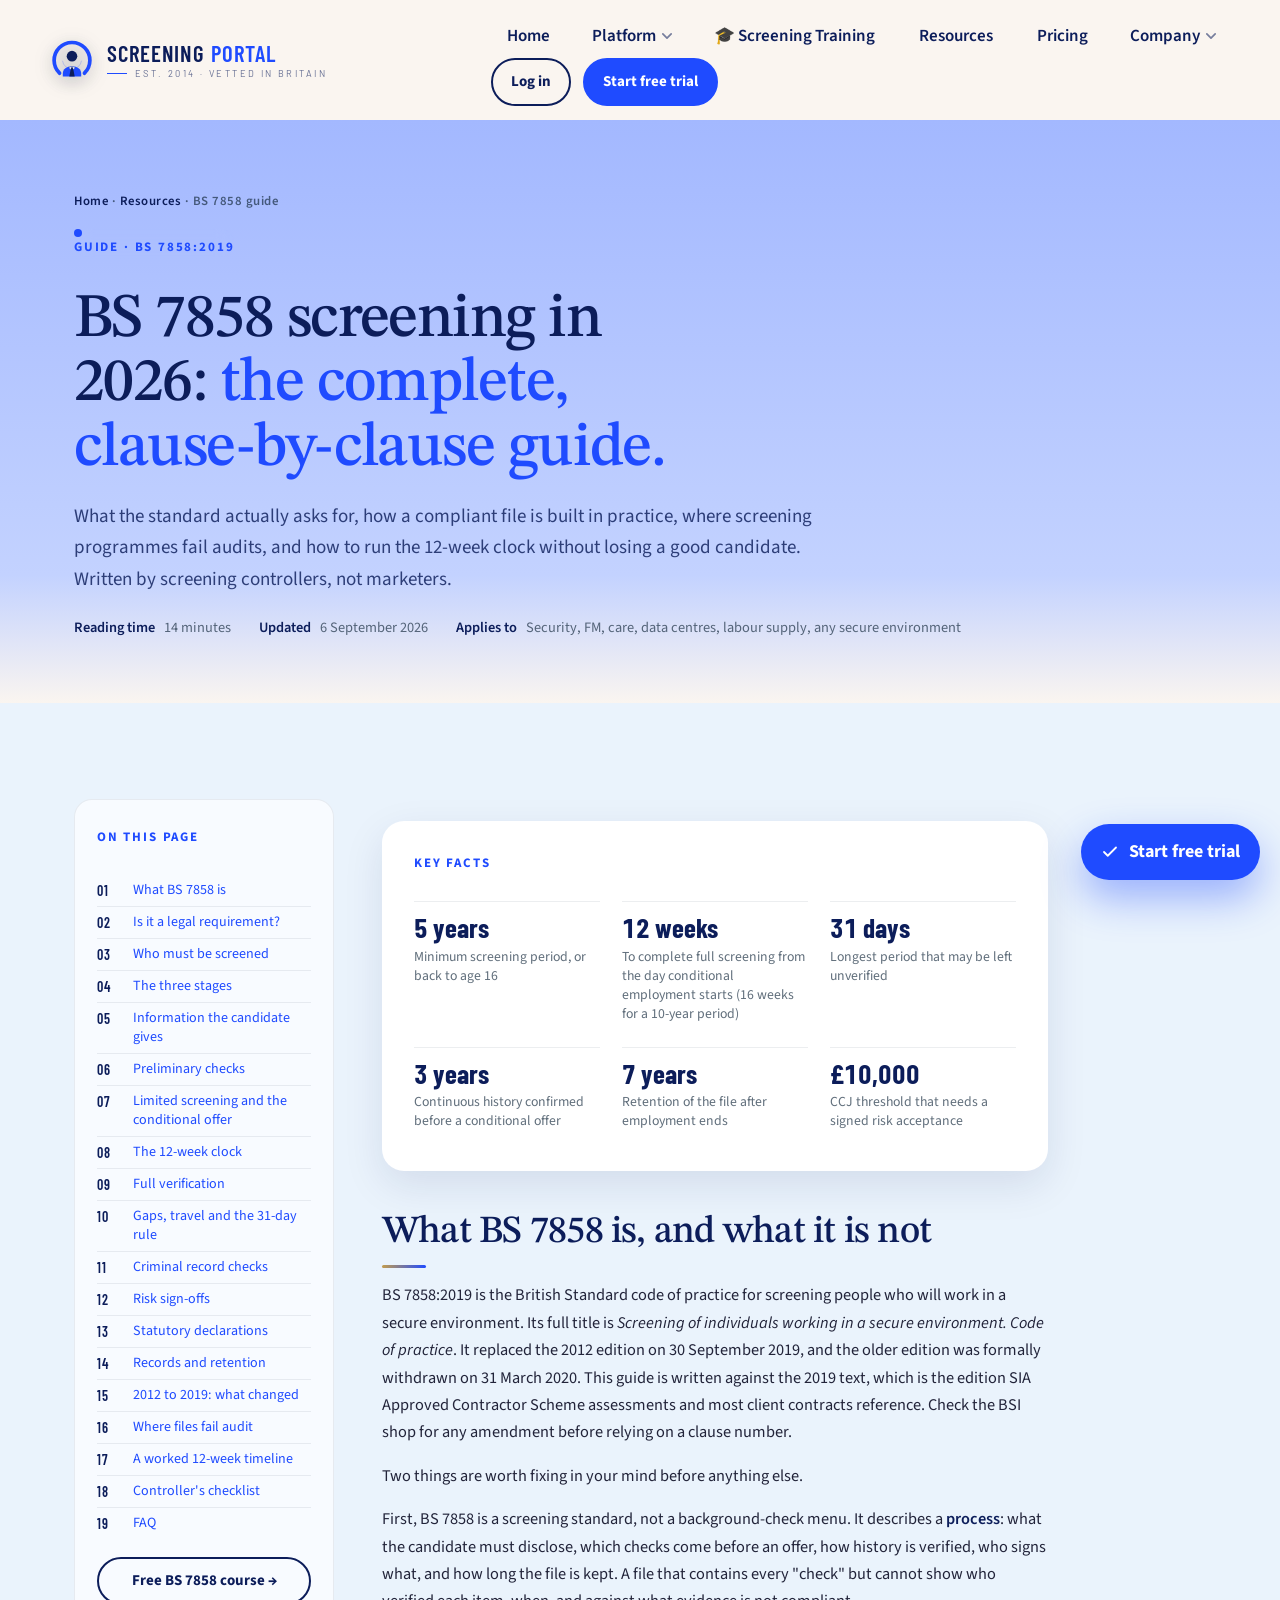
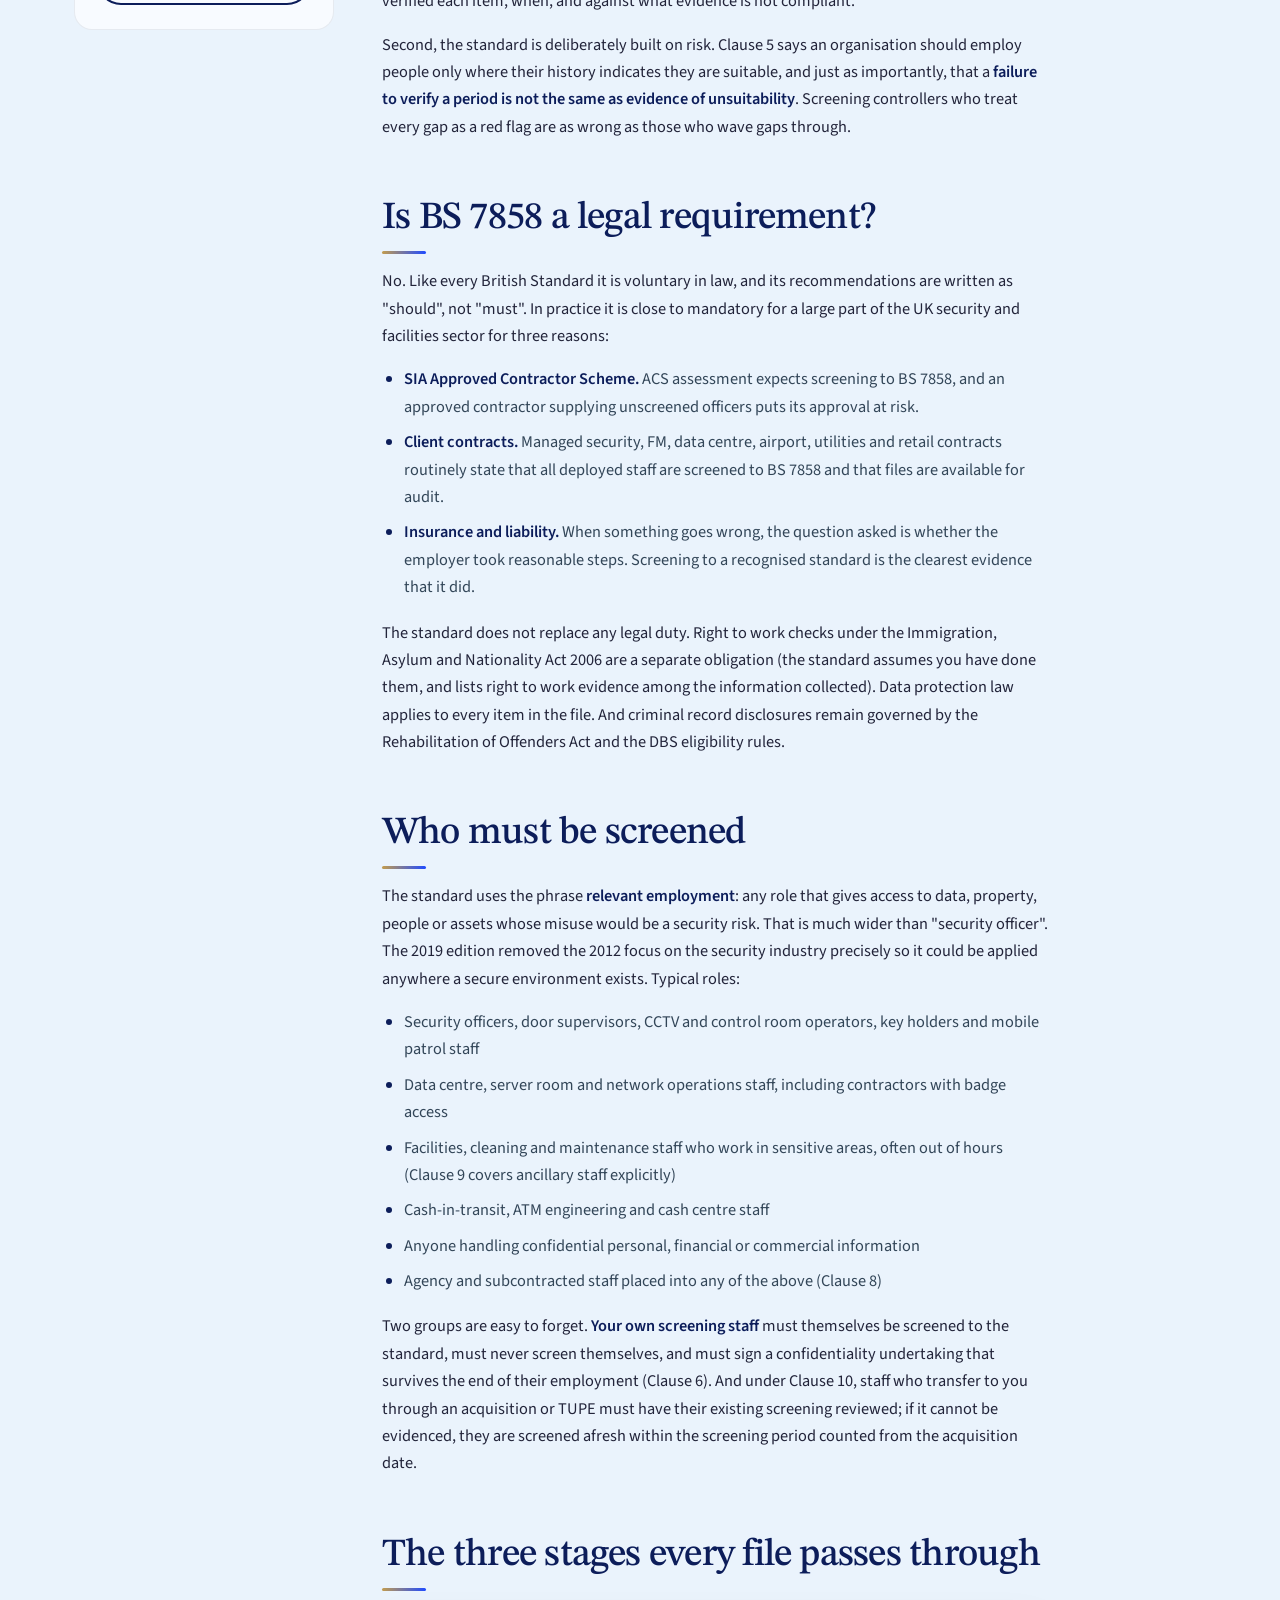
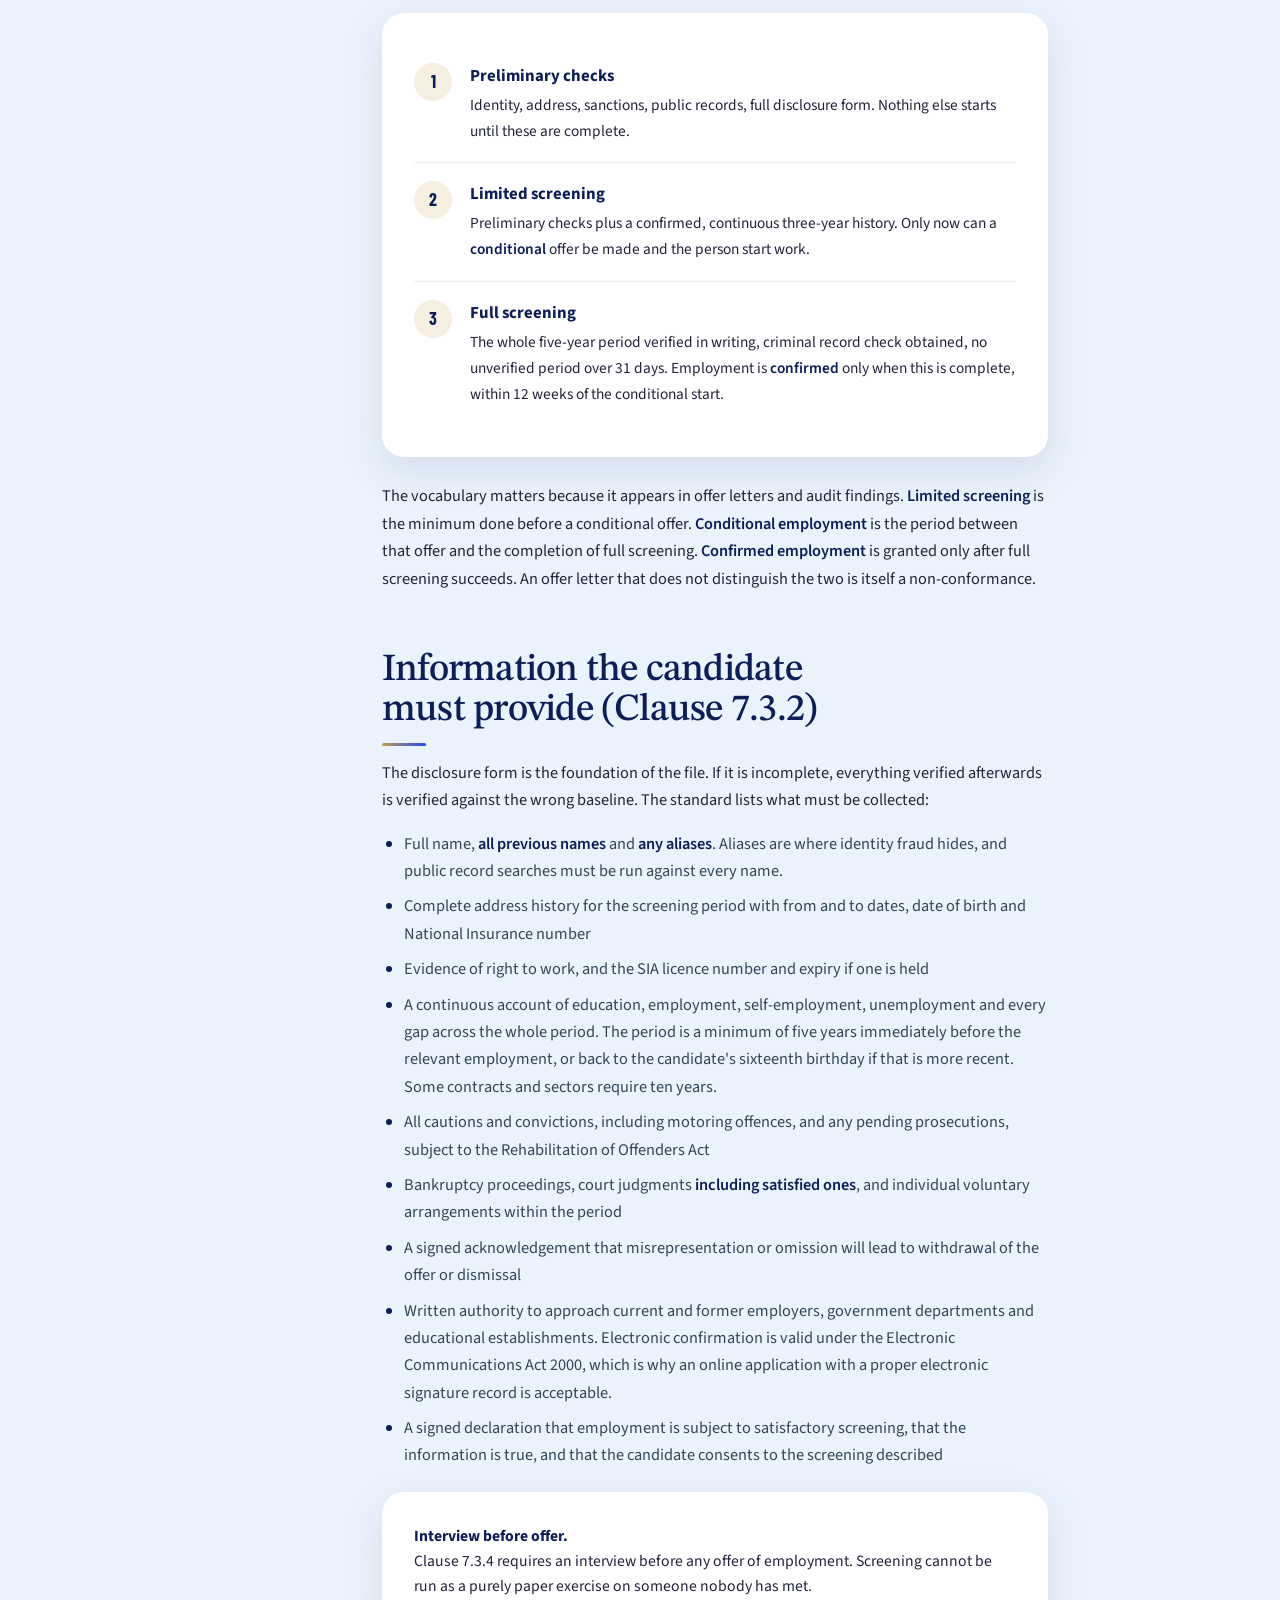
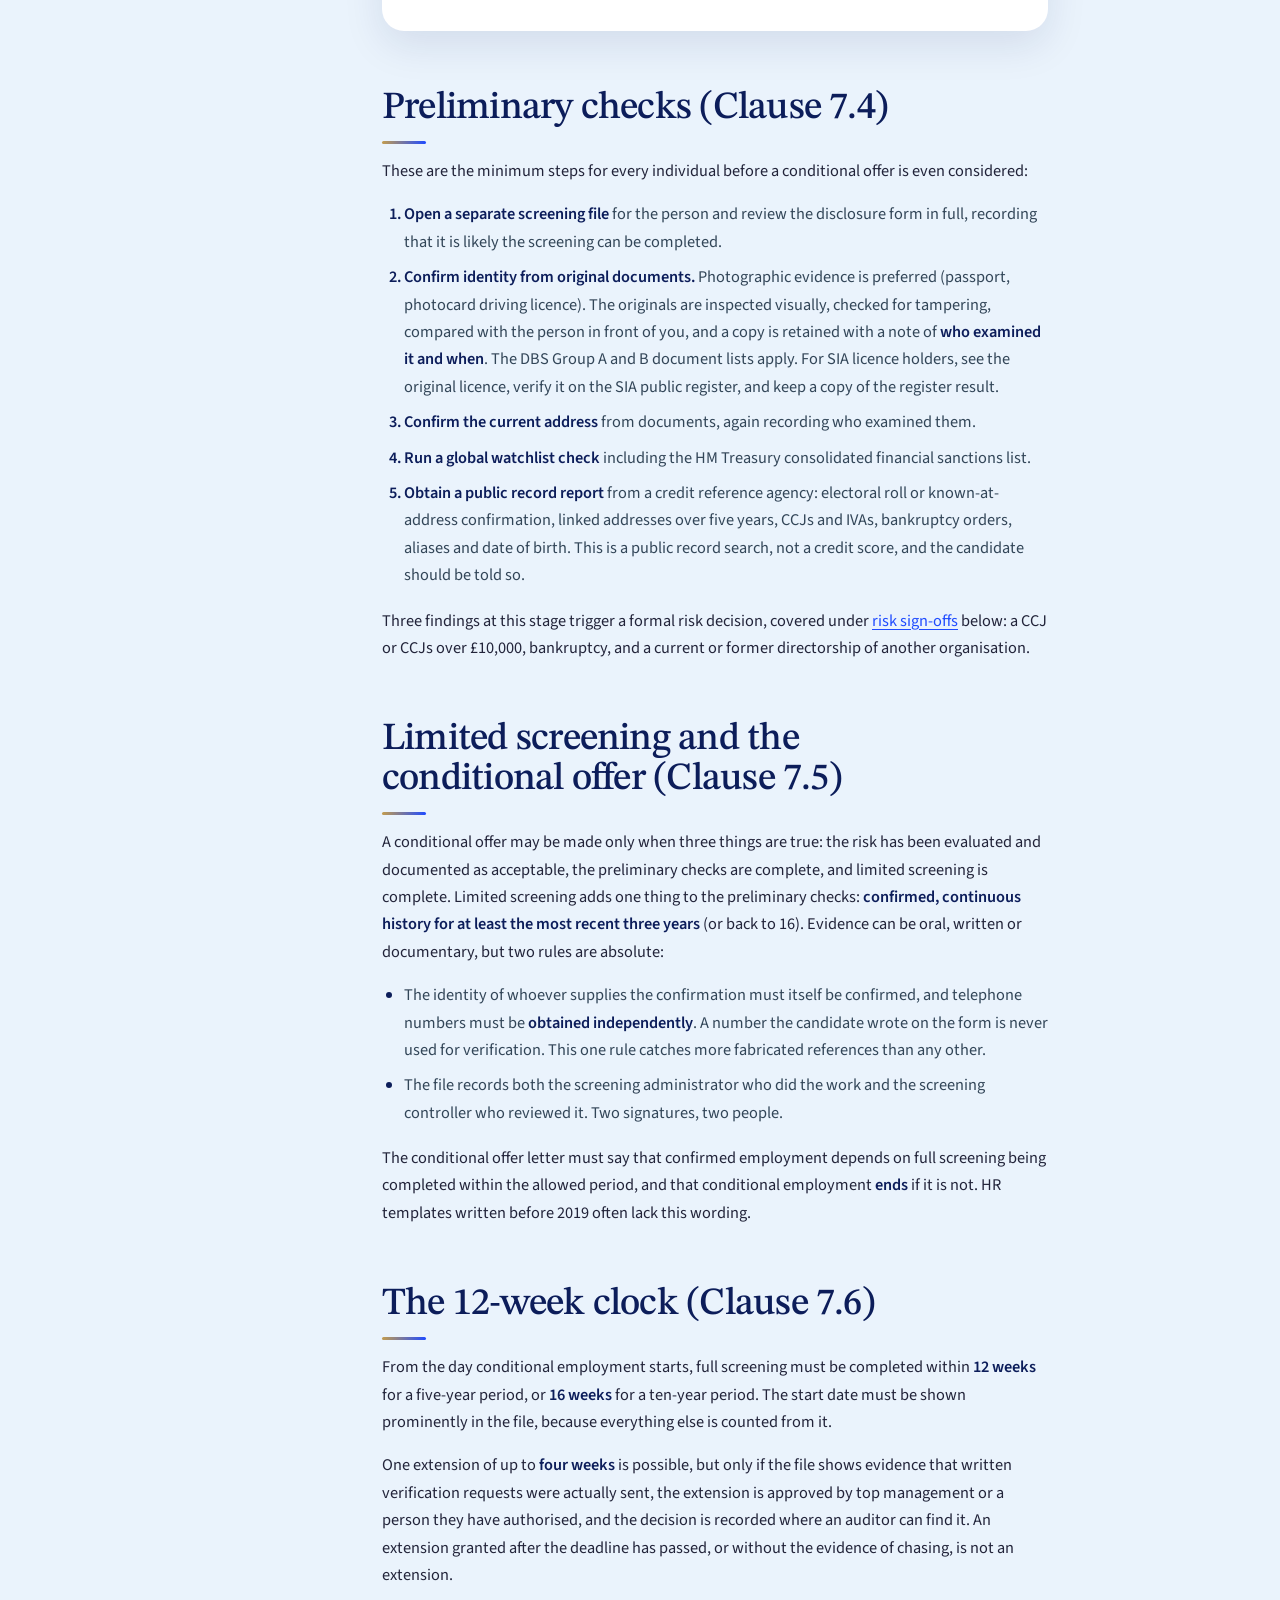
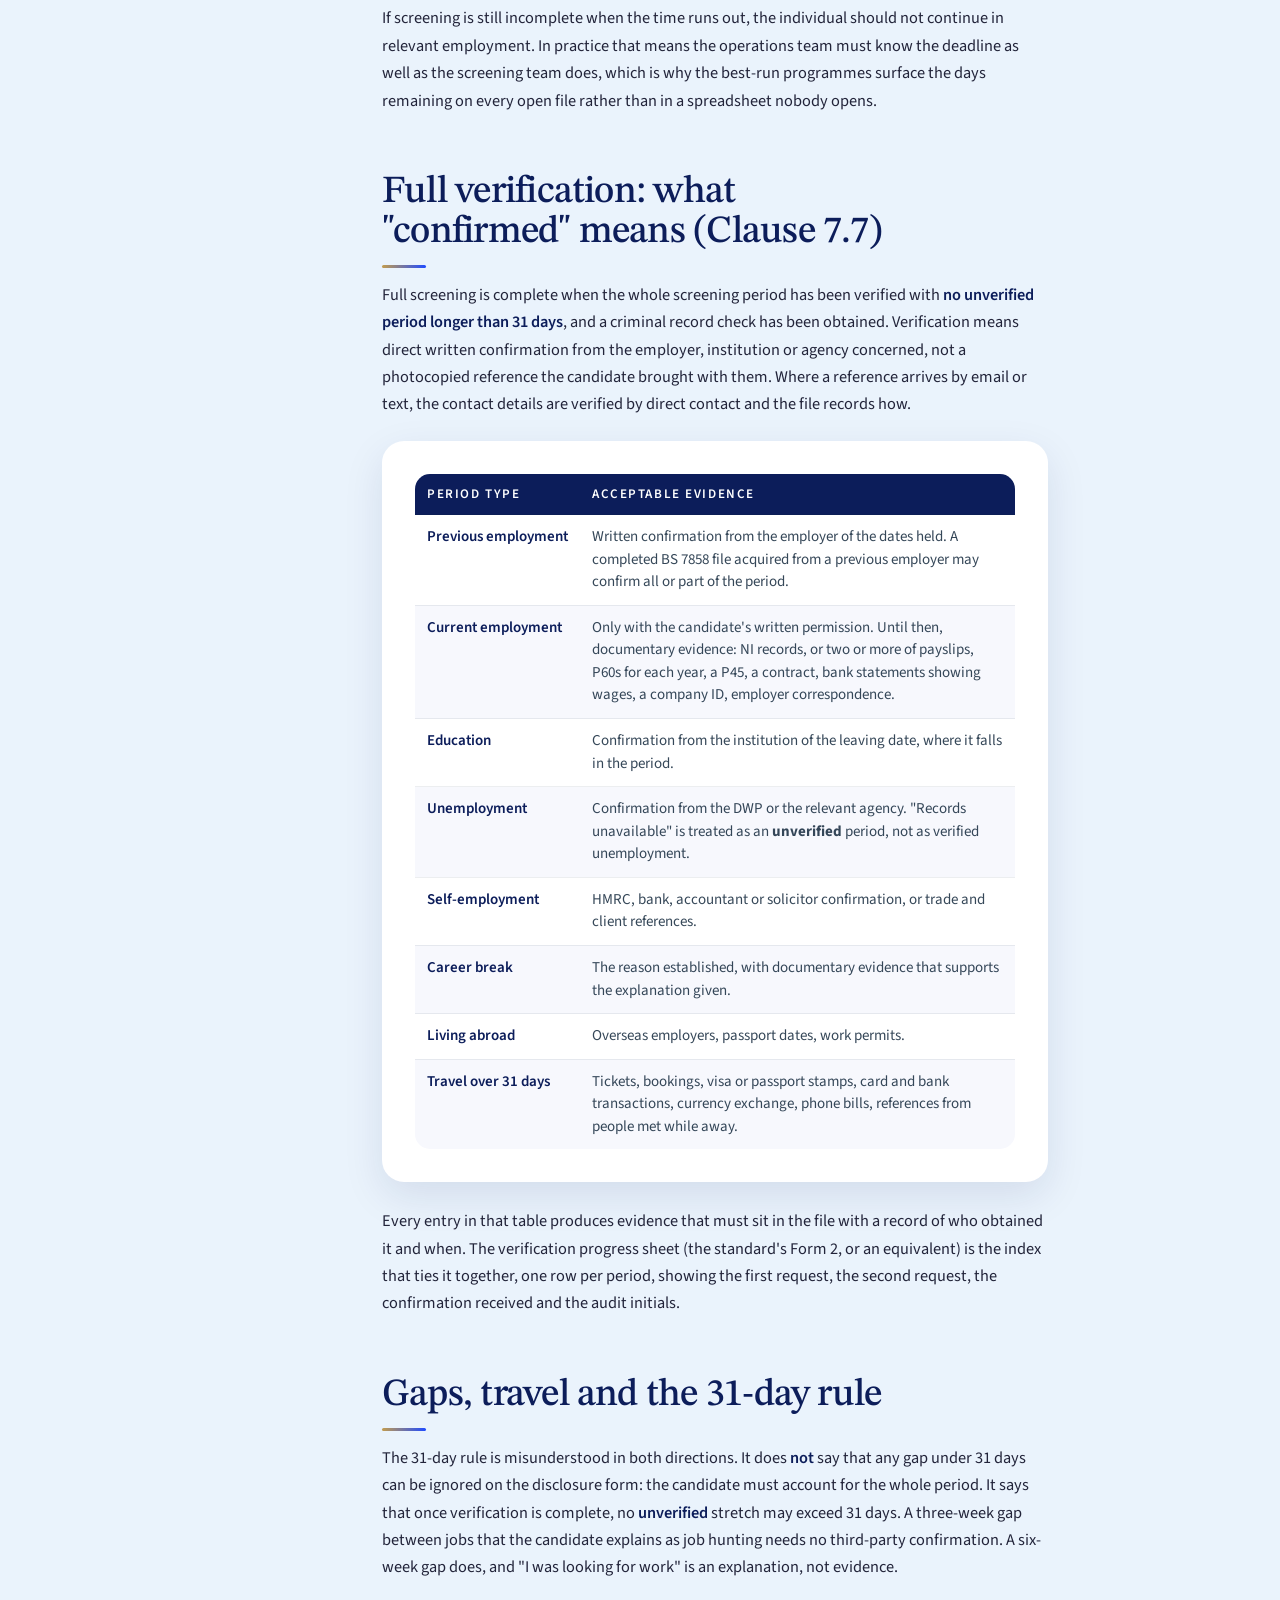
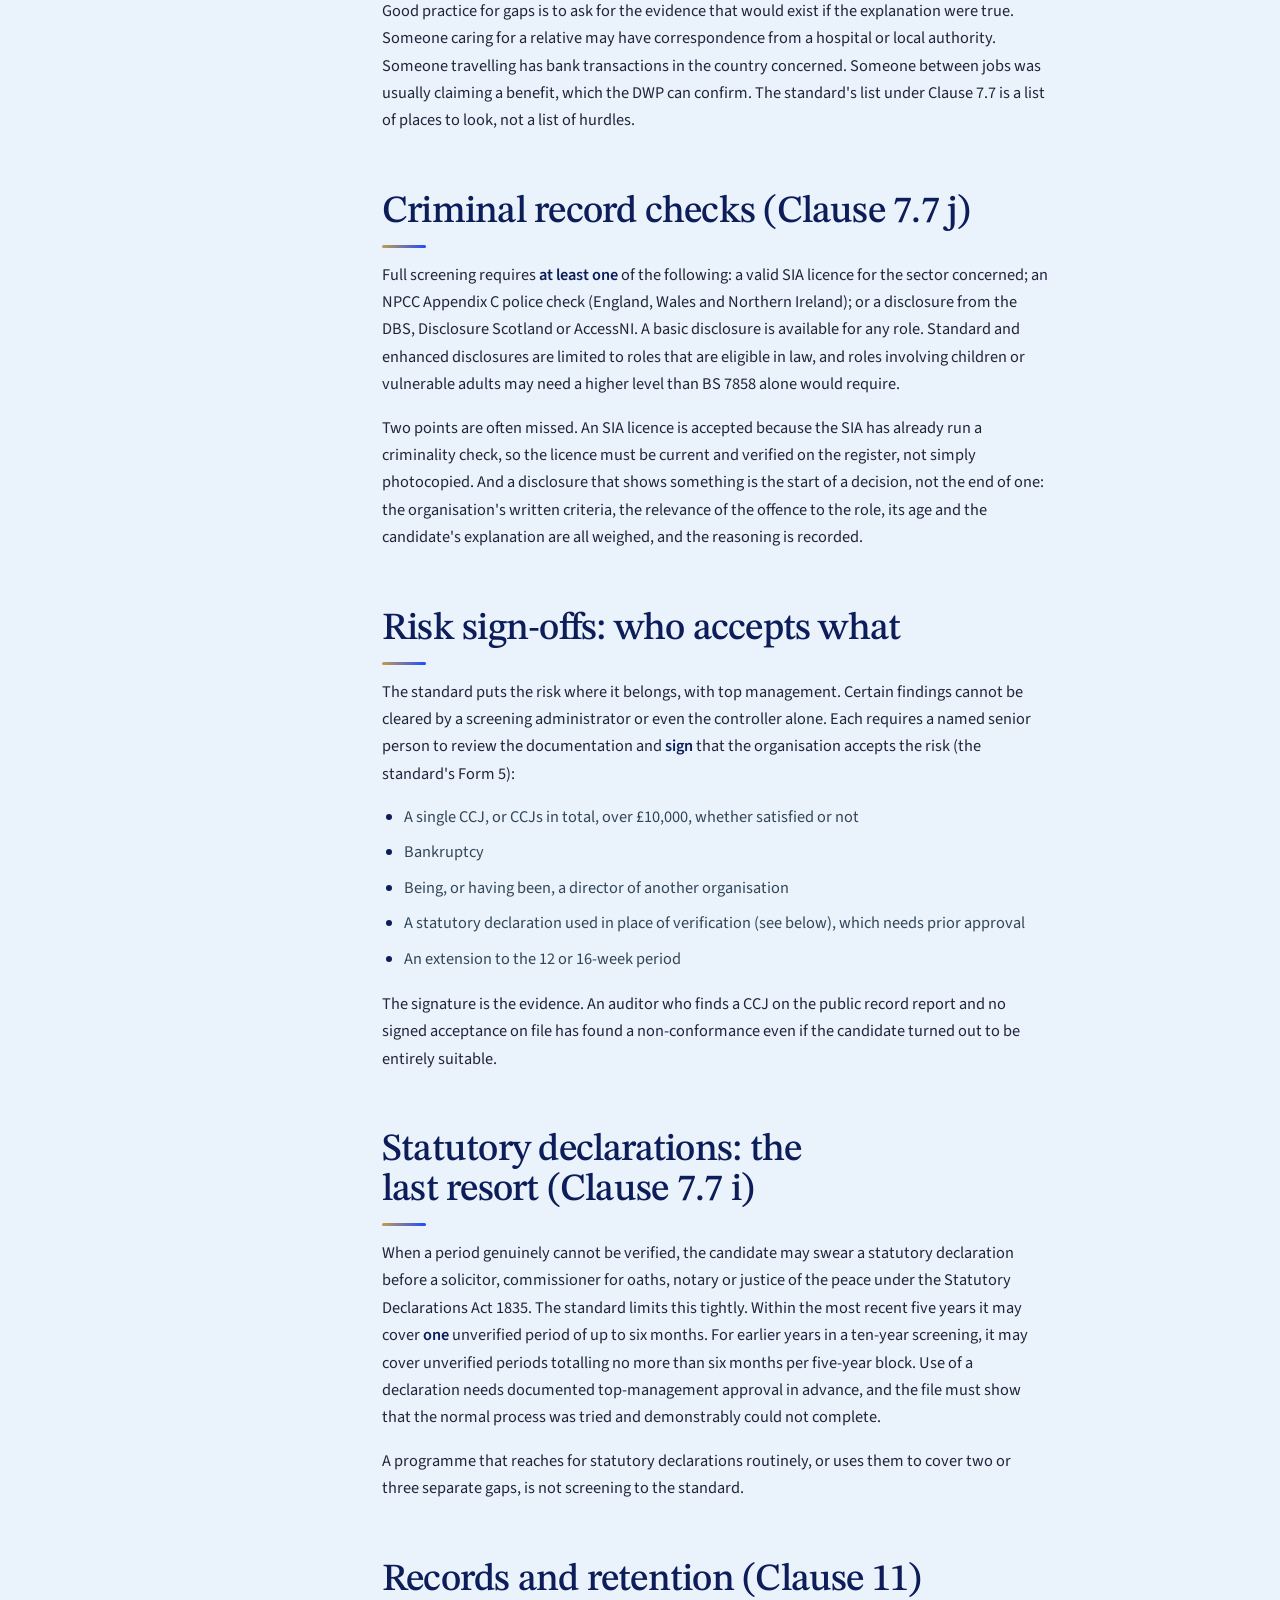
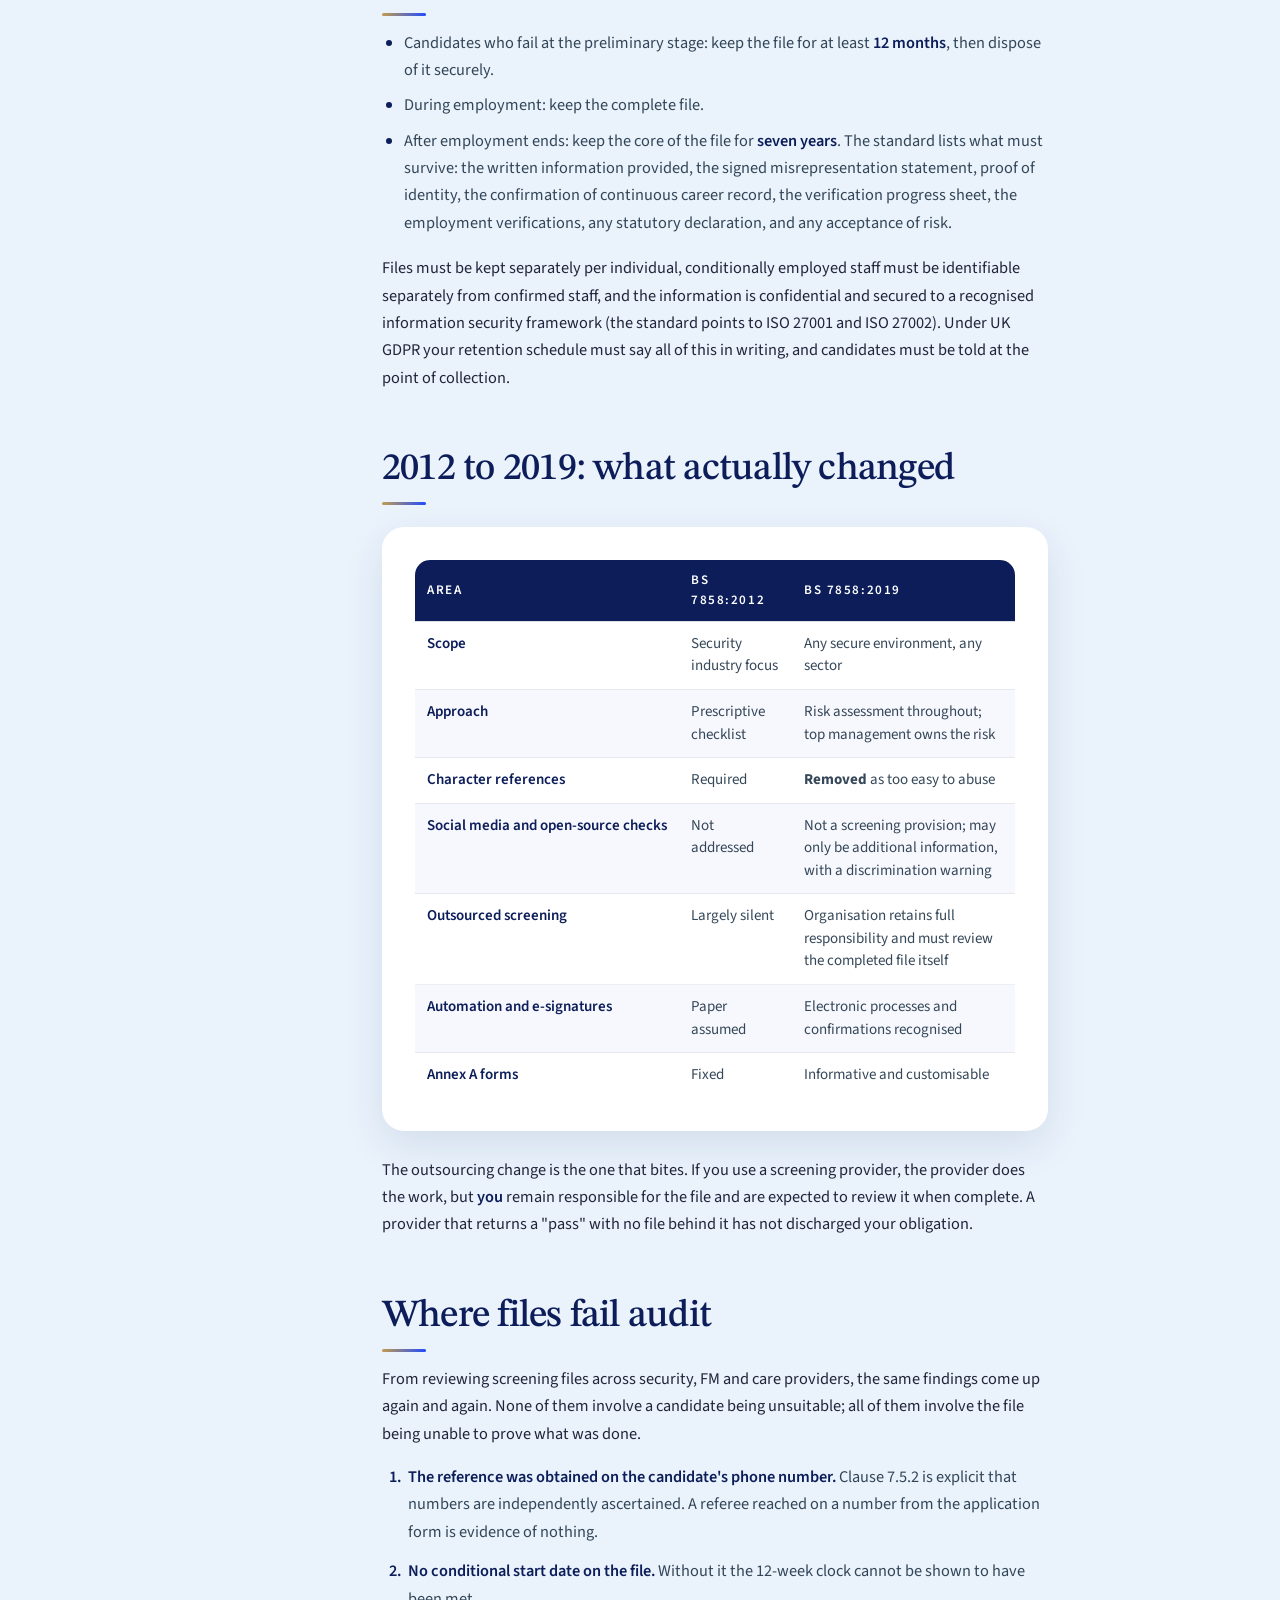
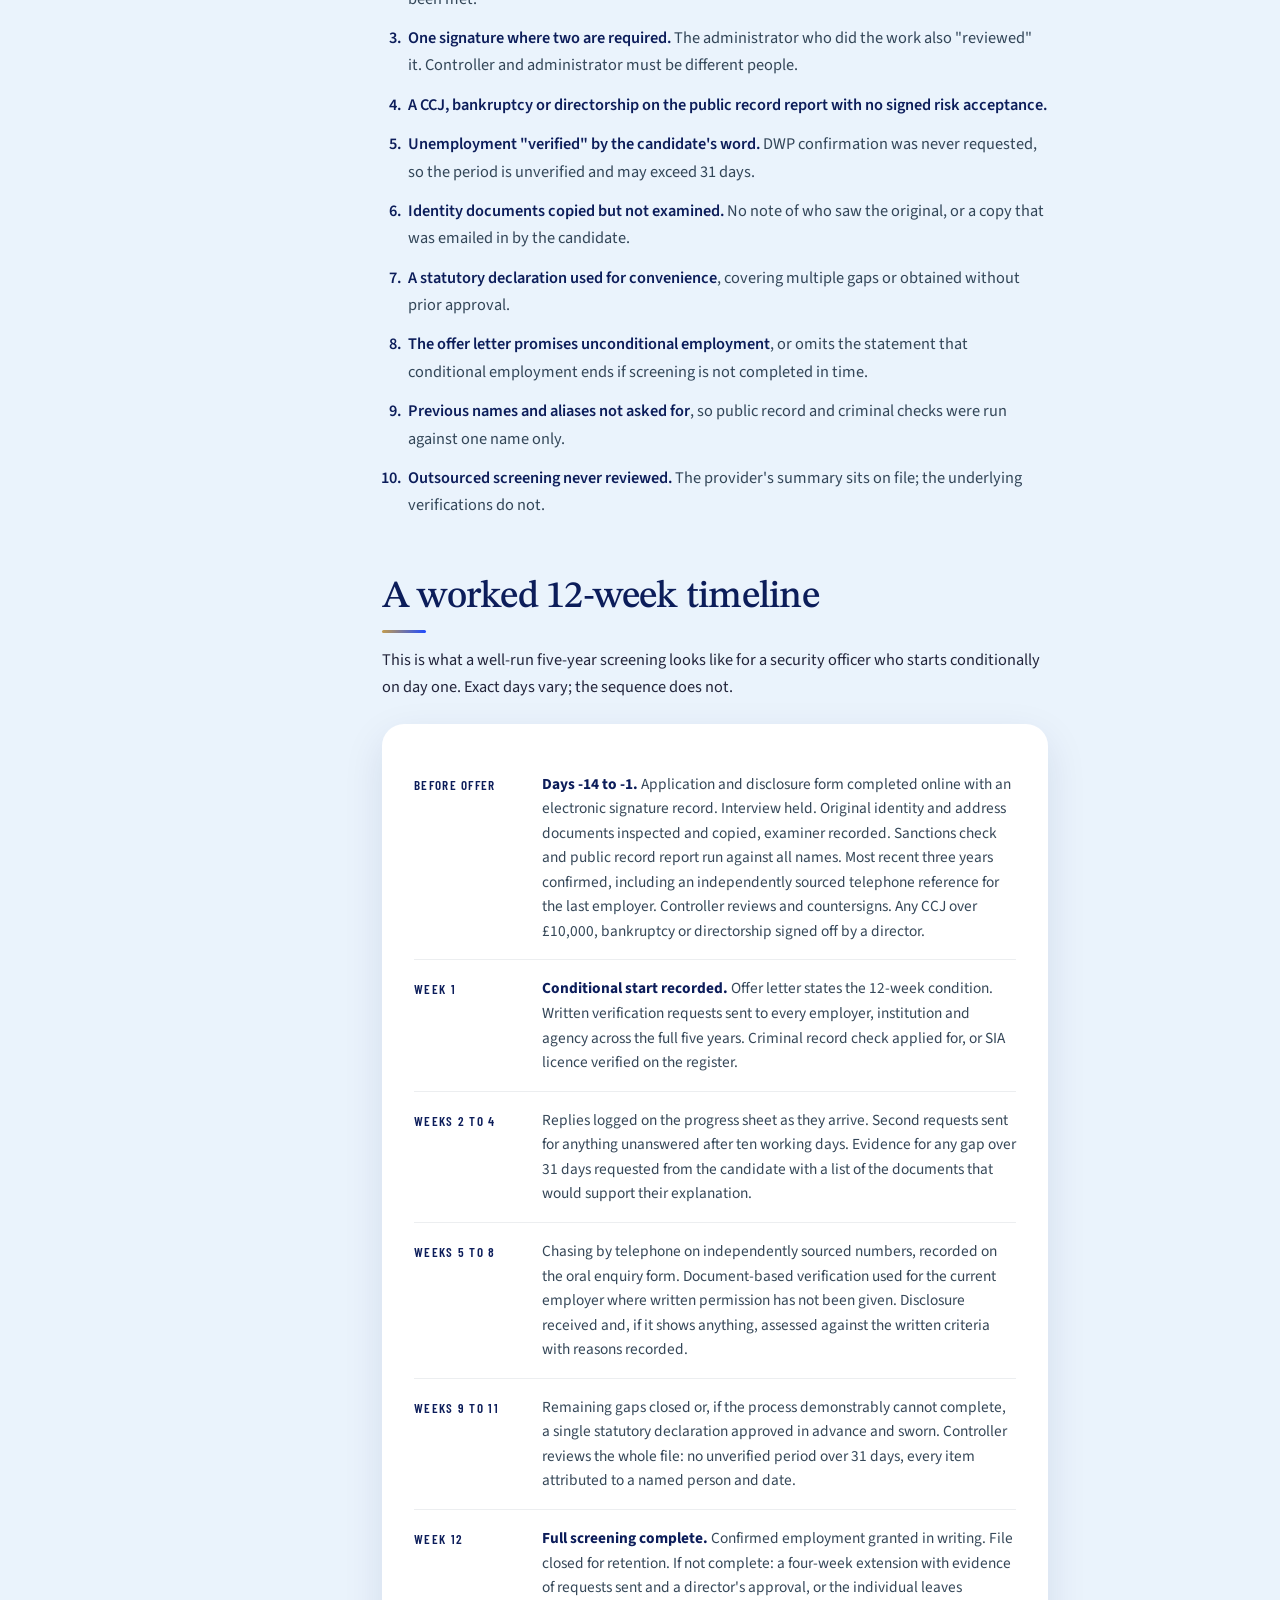
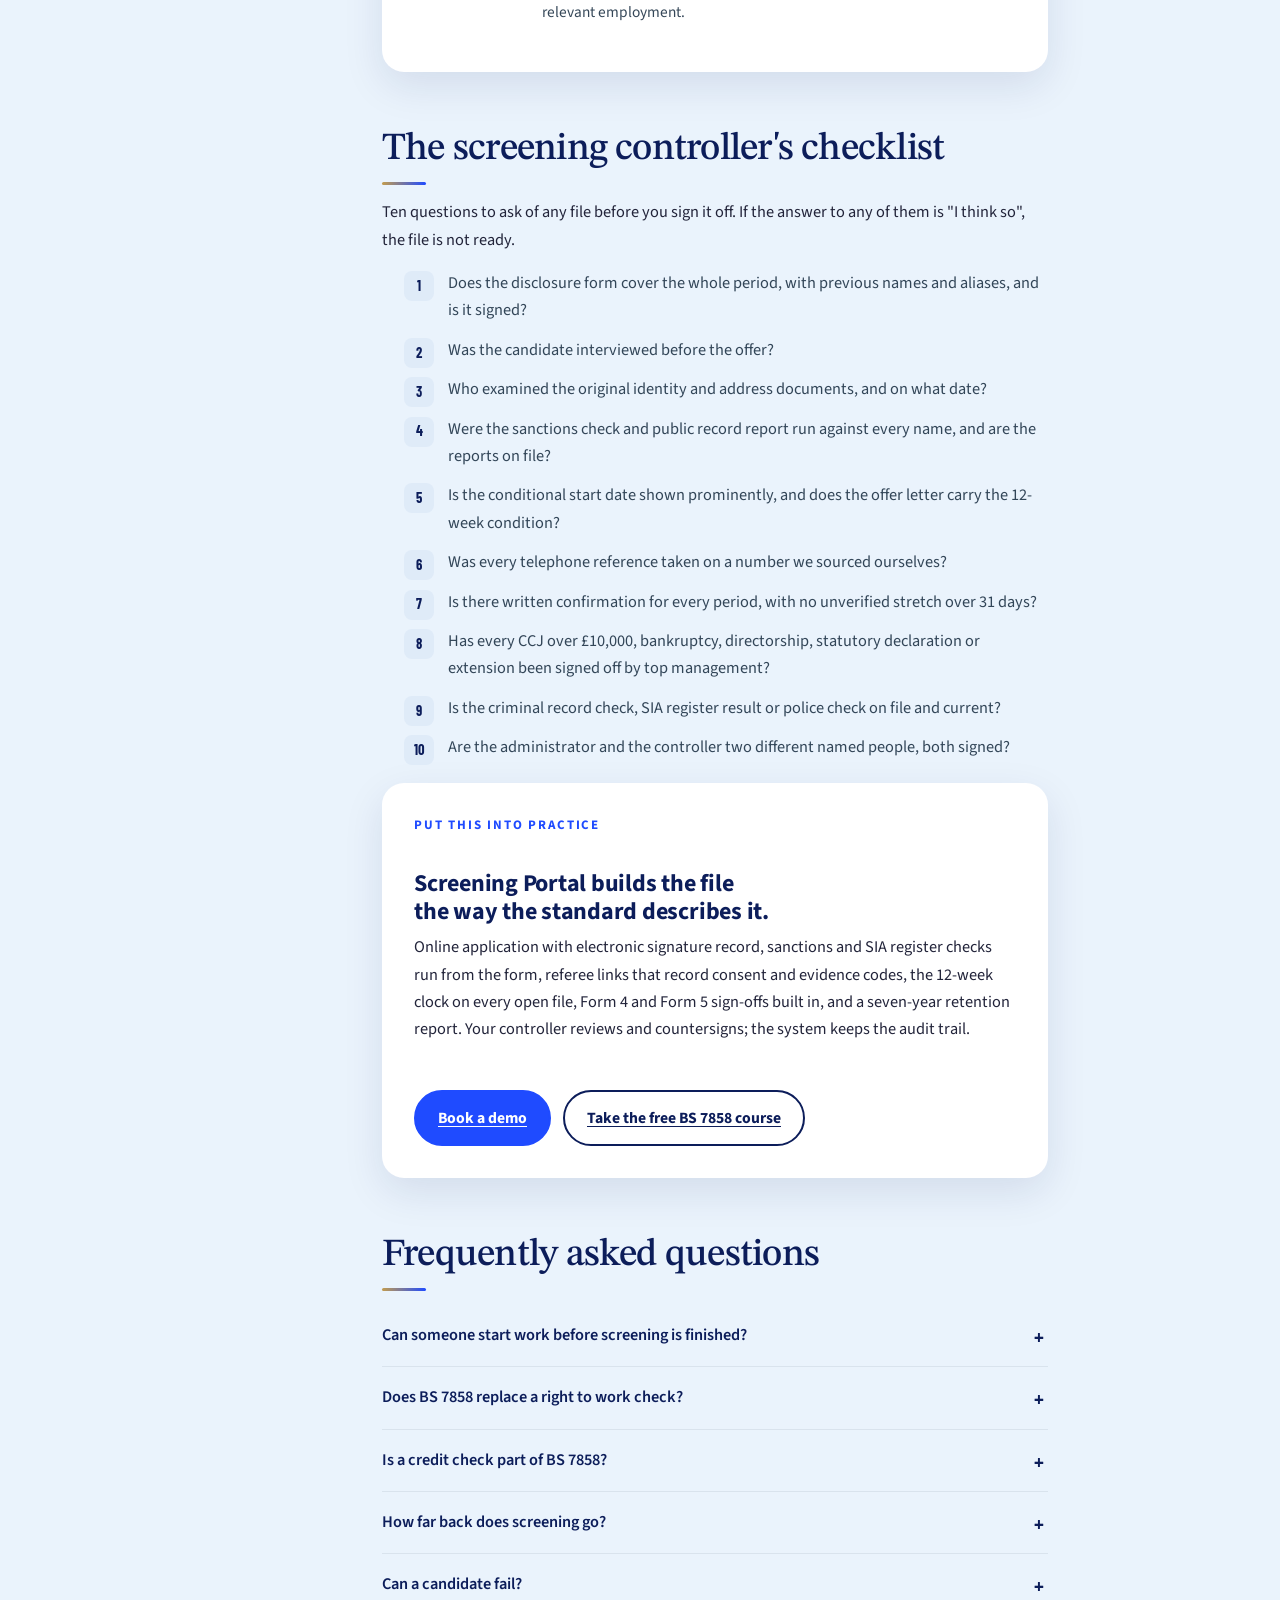
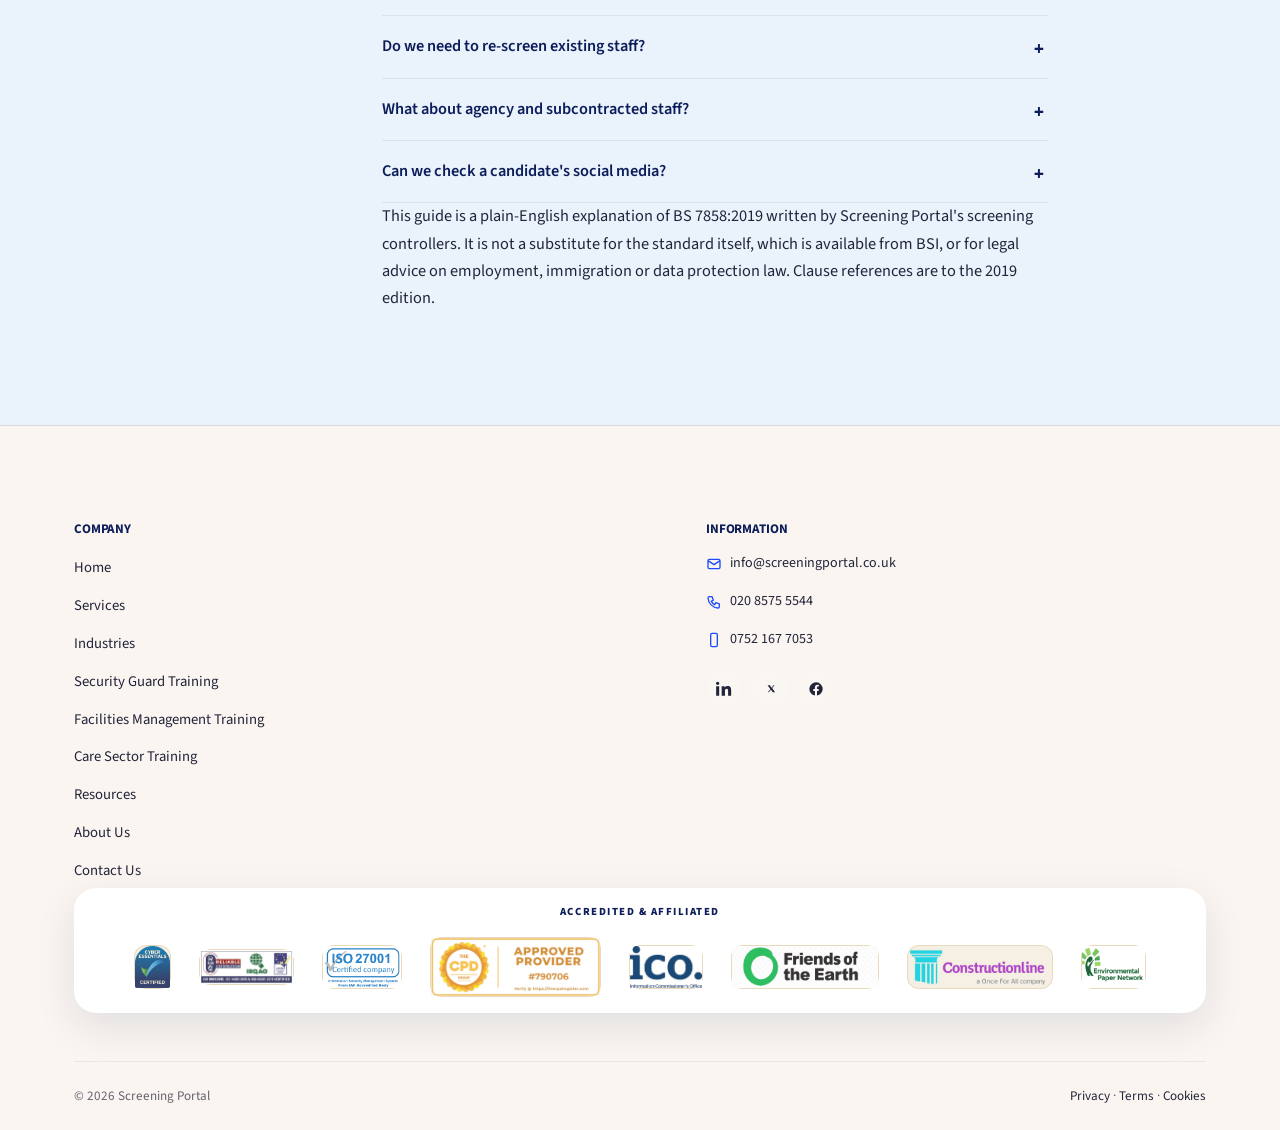
<file: resources/bs7858-guide.html>
﻿<!doctype html>
<html lang="en-GB">
<head>
<link rel="icon" href="/favicon.svg?v=3" type="image/svg+xml">
<link rel="alternate icon" href="/favicon.ico?v=3" sizes="16x16 32x32 48x48">
<link rel="apple-touch-icon" href="/apple-touch-icon.png?v=3">
<link rel="manifest" href="/site.webmanifest?v=3">
<meta name="theme-color" content="#eaf3fc">
<meta charset="utf-8">
<meta name="viewport" content="width=device-width,initial-scale=1">
<title>BS 7858 Screening in 2026: The Complete Clause-by-Clause Guide | Screening Portal</title>
<meta name="description" content="BS 7858:2019 explained by screening controllers: the three stages, the 12-week clock, the 31-day rule, risk sign-offs, statutory declarations, retention, 2012 vs 2019 changes and the ten findings that fail audits.">
  <link rel="canonical" href="https://www.screeningportal.co.uk/resources/bs7858-guide.html">
  <meta property="og:type" content="article">
  <meta property="og:site_name" content="Screening Portal">
  <meta property="og:title" content="BS 7858 screening in 2026: the complete guide">
  <meta property="og:description" content="What the standard asks for, how a compliant file is built, where programmes fail audit, and how to run the 12-week clock.">
  <meta property="og:url" content="https://www.screeningportal.co.uk/resources/bs7858-guide.html">
  <meta name="twitter:card" content="summary">
<meta name="theme-color" content="#eaf3fc">
<link rel="preconnect" href="https://fonts.googleapis.com">
<link rel="preconnect" href="https://fonts.gstatic.com" crossorigin>
<link rel="stylesheet" href="https://fonts.googleapis.com/css2?family=Barlow:wght@400;500;600;700&family=Barlow+Condensed:wght@500;600;700&family=Inter:wght@400;500;600;700;800;900&display=swap">
<link rel="stylesheet" href="/assets/css/style.css?v=2026110101">
<link rel="stylesheet" href="/assets/css/premium.css?v=202607120100">
<link rel="stylesheet" href="/assets/css/theme-2026.css?v=2026090801">
<script type="application/ld+json">
{"@context":"https://schema.org","@graph":[
{"@type":"Article","headline":"BS 7858 screening in 2026: the complete, clause-by-clause guide","description":"BS 7858:2019 explained by screening controllers: the three stages, the 12-week clock, the 31-day rule, risk sign-offs, statutory declarations, retention and the findings that fail audits.","datePublished":"2026-09-06","dateModified":"2026-09-06","author":{"@type":"Organization","name":"Screening Portal"},"publisher":{"@type":"Organization","name":"Screening Portal","url":"https://www.screeningportal.co.uk/"},"mainEntityOfPage":"https://www.screeningportal.co.uk/resources/bs7858-guide.html","about":"BS 7858:2019 Screening of individuals working in a secure environment"},
{"@type":"BreadcrumbList","itemListElement":[{"@type":"ListItem","position":1,"name":"Home","item":"https://www.screeningportal.co.uk/"},{"@type":"ListItem","position":2,"name":"Resources","item":"https://www.screeningportal.co.uk/resources.html"},{"@type":"ListItem","position":3,"name":"BS 7858 guide","item":"https://www.screeningportal.co.uk/resources/bs7858-guide.html"}]},
{"@type":"FAQPage","mainEntity":[
{"@type":"Question","name":"Can someone start work before BS 7858 screening is finished?","acceptedAnswer":{"@type":"Answer","text":"Yes, on a conditional basis, once the preliminary checks and limited screening (three years of history confirmed) are complete and the risk has been documented as acceptable. Full screening must then finish within 12 weeks of the conditional start."}},
{"@type":"Question","name":"Does BS 7858 replace a right to work check?","acceptedAnswer":{"@type":"Answer","text":"No. Right to work is a separate legal duty. The standard assumes it has been done and lists right to work evidence among the information collected."}},
{"@type":"Question","name":"Is a credit check part of BS 7858?","acceptedAnswer":{"@type":"Answer","text":"No. BS 7858 requires a public record search through a credit reference agency covering electoral roll, linked addresses, CCJs, IVAs, bankruptcies and aliases. It is not a credit score."}},
{"@type":"Question","name":"How far back does BS 7858 screening go?","acceptedAnswer":{"@type":"Answer","text":"A minimum of five years immediately before the relevant employment, or back to age 16 if more recent. Some contracts require ten years, with a 16-week completion period."}},
{"@type":"Question","name":"Do we need to re-screen existing staff under BS 7858?","acceptedAnswer":{"@type":"Answer","text":"The standard sets no re-screening interval. Many clients and the SIA ACS expect periodic review; a common contractual position is a refreshed criminal record check and public record search every three years."}}
]}]}
</script>
<link rel="stylesheet" href="https://fonts.googleapis.com/css2?family=STIX+Two+Text:ital,wght@0,400..700;1,400&family=Source+Sans+3:wght@400;600;700&display=swap">
<link rel="stylesheet" href="../assets/css/theme-wave.css?v=2026110203">
</head>
<body class="wave-home">

<a class="skip-link" href="#main-content">Skip to content</a>
<noscript><style>.reveal{opacity:1 !important;transform:none !important}</style></noscript>
<header class="site-header">
  <div class="container nav">
    <a class="brand" href="/index.html"><span class="brand-mark"><svg viewBox="0 0 64 64" width="100%" height="100%" fill="none" role="img" aria-label="Screening Portal"><path d="M13.9 51.2a26 26 0 1 1 36.2 0" stroke="#b8892b" stroke-width="5.4" stroke-linecap="round"></path><path d="M18.2 33.6a14 14 0 0 0 27.6 0" stroke="#b8892b" stroke-opacity=".28" stroke-width="1.2" stroke-linecap="round"></path><circle cx="32" cy="26.4" r="7.7" fill="#14293d"></circle><path d="M18.6 56v-4.1c0-6.6 5.7-10.7 13.4-10.7s13.4 4.1 13.4 10.7V56z" fill="#2f6f9e"></path><path d="M32 41.2l4.6 2.1-2.6 2.4 1.9 10.3h-7.8l1.9-10.3-2.6-2.4z" fill="#14293d"></path><path d="M32 41.2l-4.6 2.1 2.6 2.4zM32 41.2l4.6 2.1-2.6 2.4z" fill="#f7fbff" fill-opacity=".9"></path></svg></span><span class="brand-word">  <span class="brand-name">Screening <span>Portal</span></span>  <span class="brand-tag"><i aria-hidden="true"></i>Est. 2014 &middot; Vetted in Britain</span></span></a>
    <nav class="mobile-panel" aria-label="Primary">
      <ul class="nav-list">
        <li><a href="/index.html">Home</a></li>
        <li class="has-dropdown">
          <button type="button" class="nav-trigger" aria-haspopup="true" aria-expanded="false">Platform <svg class="caret" width="12" height="7" viewBox="0 0 12 7" aria-hidden="true"><path d="M1 1l5 5 5-5" fill="none" stroke="currentColor" stroke-width="2" stroke-linecap="round" stroke-linejoin="round"/></svg></button>
          <ul class="nav-dropdown" role="menu">
            <li><a href="/services.html">Screening Services<small>BS 7858, RTW, DBS, references</small></a></li>
            <li><a href="/compliance.html">Compliance Map<small>SIA ACS, BS10119:2026, ISO 27001</small></a></li>
            <li><a href="/solutions.html">Industry Solutions<small>Security, Care, Labour, FM</small></a></li>
          </ul>
        </li>
        <li><a href="../training.html" title="Free BS 7858 screening training course">🎓 Screening Training</a></li>
        <li><a href="/resources.html">Resources</a></li>
        <li><a href="/pricing.html">Pricing</a></li>
        <li class="has-dropdown">
          <button type="button" class="nav-trigger" aria-haspopup="true" aria-expanded="false">Company <svg class="caret" width="12" height="7" viewBox="0 0 12 7" aria-hidden="true"><path d="M1 1l5 5 5-5" fill="none" stroke="currentColor" stroke-width="2" stroke-linecap="round" stroke-linejoin="round"/></svg></button>
          <ul class="nav-dropdown" role="menu">
            <li><a href="/about.html">About us</a></li>
            <li><a href="/contact.html">Contact &amp; demo</a></li>
          </ul>
        </li>
      </ul>
      <div class="nav-cta">
        <a class="btn btn--outline btn--sm" href="https://portal.screeningportal.co.uk/admin/users/login" target="_blank" rel="noopener">Log in</a>
        <a class="btn btn--primary btn--sm" href="https://portal.screeningportal.co.uk/register" target="_blank" rel="noopener" data-trial>Start free trial</a>
      </div>
    </nav>
    <button class="nav-toggle" aria-label="Toggle menu" aria-expanded="false"><span></span><span></span><span></span></button>
  </div>
</header>

<section id="main-content" role="main" class="page-intro art-hero">
  <div class="container">
    <div class="breadcrumb"><a href="/index.html">Home</a> · <a href="/resources.html">Resources</a> · BS 7858 guide</div>
    <span class="kicker">GUIDE · BS 7858:2019</span>
    <h1>BS 7858 screening in 2026: <span class="text-gradient">the complete, clause-by-clause guide.</span></h1>
    <p>What the standard actually asks for, how a compliant file is built in practice, where screening programmes fail audits, and how to run the 12-week clock without losing a good candidate. Written by screening controllers, not marketers.</p>
    <div class="art-meta">
      <span><b>Reading time</b> 14 minutes</span>
      <span><b>Updated</b> 6 September 2026</span>
      <span><b>Applies to</b> Security, FM, care, data centres, labour supply, any secure environment</span>
    </div>
  </div>
</section>

<section class="section art-section">
  <div class="container art-layout">

    <aside class="art-toc reveal" aria-label="On this page">
      <span class="kicker">ON THIS PAGE</span>
      <ol>
        <li><a href="#what">What BS 7858 is</a></li>
        <li><a href="#law">Is it a legal requirement?</a></li>
        <li><a href="#who">Who must be screened</a></li>
        <li><a href="#stages">The three stages</a></li>
        <li><a href="#information">Information the candidate gives</a></li>
        <li><a href="#preliminary">Preliminary checks</a></li>
        <li><a href="#limited">Limited screening and the conditional offer</a></li>
        <li><a href="#clock">The 12-week clock</a></li>
        <li><a href="#verification">Full verification</a></li>
        <li><a href="#gaps">Gaps, travel and the 31-day rule</a></li>
        <li><a href="#criminal">Criminal record checks</a></li>
        <li><a href="#risk">Risk sign-offs</a></li>
        <li><a href="#declaration">Statutory declarations</a></li>
        <li><a href="#records">Records and retention</a></li>
        <li><a href="#changes">2012 to 2019: what changed</a></li>
        <li><a href="#failures">Where files fail audit</a></li>
        <li><a href="#timeline">A worked 12-week timeline</a></li>
        <li><a href="#checklist">Controller's checklist</a></li>
        <li><a href="#faq">FAQ</a></li>
      </ol>
      <a class="btn btn--outline btn--sm art-toc-cta" href="../training.html">Free BS 7858 course →</a>
    </aside>

    <article class="art-body">

      <div class="card art-keyfacts reveal">
        <span class="kicker">KEY FACTS</span>
        <div class="art-facts">
          <div><b>5 years</b><span>Minimum screening period, or back to age 16</span></div>
          <div><b>12 weeks</b><span>To complete full screening from the day conditional employment starts (16 weeks for a 10-year period)</span></div>
          <div><b>31 days</b><span>Longest period that may be left unverified</span></div>
          <div><b>3 years</b><span>Continuous history confirmed before a conditional offer</span></div>
          <div><b>7 years</b><span>Retention of the file after employment ends</span></div>
          <div><b>£10,000</b><span>CCJ threshold that needs a signed risk acceptance</span></div>
        </div>
      </div>

      <h2 id="what">What BS 7858 is, and what it is not</h2>
      <p>BS 7858:2019 is the British Standard code of practice for screening people who will work in a secure environment. Its full title is <i>Screening of individuals working in a secure environment. Code of practice</i>. It replaced the 2012 edition on 30 September 2019, and the older edition was formally withdrawn on 31 March 2020. This guide is written against the 2019 text, which is the edition SIA Approved Contractor Scheme assessments and most client contracts reference. Check the BSI shop for any amendment before relying on a clause number.</p>
      <p>Two things are worth fixing in your mind before anything else.</p>
      <p>First, BS 7858 is a screening standard, not a background-check menu. It describes a <b>process</b>: what the candidate must disclose, which checks come before an offer, how history is verified, who signs what, and how long the file is kept. A file that contains every "check" but cannot show who verified each item, when, and against what evidence is not compliant.</p>
      <p>Second, the standard is deliberately built on risk. Clause 5 says an organisation should employ people only where their history indicates they are suitable, and just as importantly, that a <b>failure to verify a period is not the same as evidence of unsuitability</b>. Screening controllers who treat every gap as a red flag are as wrong as those who wave gaps through.</p>

      <h2 id="law">Is BS 7858 a legal requirement?</h2>
      <p>No. Like every British Standard it is voluntary in law, and its recommendations are written as "should", not "must". In practice it is close to mandatory for a large part of the UK security and facilities sector for three reasons:</p>
      <ul>
        <li><b>SIA Approved Contractor Scheme.</b> ACS assessment expects screening to BS 7858, and an approved contractor supplying unscreened officers puts its approval at risk.</li>
        <li><b>Client contracts.</b> Managed security, FM, data centre, airport, utilities and retail contracts routinely state that all deployed staff are screened to BS 7858 and that files are available for audit.</li>
        <li><b>Insurance and liability.</b> When something goes wrong, the question asked is whether the employer took reasonable steps. Screening to a recognised standard is the clearest evidence that it did.</li>
      </ul>
      <p>The standard does not replace any legal duty. Right to work checks under the Immigration, Asylum and Nationality Act 2006 are a separate obligation (the standard assumes you have done them, and lists right to work evidence among the information collected). Data protection law applies to every item in the file. And criminal record disclosures remain governed by the Rehabilitation of Offenders Act and the DBS eligibility rules.</p>

      <h2 id="who">Who must be screened</h2>
      <p>The standard uses the phrase <b>relevant employment</b>: any role that gives access to data, property, people or assets whose misuse would be a security risk. That is much wider than "security officer". The 2019 edition removed the 2012 focus on the security industry precisely so it could be applied anywhere a secure environment exists. Typical roles:</p>
      <ul>
        <li>Security officers, door supervisors, CCTV and control room operators, key holders and mobile patrol staff</li>
        <li>Data centre, server room and network operations staff, including contractors with badge access</li>
        <li>Facilities, cleaning and maintenance staff who work in sensitive areas, often out of hours (Clause 9 covers ancillary staff explicitly)</li>
        <li>Cash-in-transit, ATM engineering and cash centre staff</li>
        <li>Anyone handling confidential personal, financial or commercial information</li>
        <li>Agency and subcontracted staff placed into any of the above (Clause 8)</li>
      </ul>
      <p>Two groups are easy to forget. <b>Your own screening staff</b> must themselves be screened to the standard, must never screen themselves, and must sign a confidentiality undertaking that survives the end of their employment (Clause 6). And under Clause 10, staff who transfer to you through an acquisition or TUPE must have their existing screening reviewed; if it cannot be evidenced, they are screened afresh within the screening period counted from the acquisition date.</p>

      <h2 id="stages">The three stages every file passes through</h2>
      <div class="card art-stages reveal">
        <div class="art-stage"><span class="art-stage-num">1</span><div><b>Preliminary checks</b><p>Identity, address, sanctions, public records, full disclosure form. Nothing else starts until these are complete.</p></div></div>
        <div class="art-stage"><span class="art-stage-num">2</span><div><b>Limited screening</b><p>Preliminary checks plus a confirmed, continuous three-year history. Only now can a <b>conditional</b> offer be made and the person start work.</p></div></div>
        <div class="art-stage"><span class="art-stage-num">3</span><div><b>Full screening</b><p>The whole five-year period verified in writing, criminal record check obtained, no unverified period over 31 days. Employment is <b>confirmed</b> only when this is complete, within 12 weeks of the conditional start.</p></div></div>
      </div>
      <p>The vocabulary matters because it appears in offer letters and audit findings. <b>Limited screening</b> is the minimum done before a conditional offer. <b>Conditional employment</b> is the period between that offer and the completion of full screening. <b>Confirmed employment</b> is granted only after full screening succeeds. An offer letter that does not distinguish the two is itself a non-conformance.</p>

      <h2 id="information">Information the candidate must provide (Clause 7.3.2)</h2>
      <p>The disclosure form is the foundation of the file. If it is incomplete, everything verified afterwards is verified against the wrong baseline. The standard lists what must be collected:</p>
      <ul>
        <li>Full name, <b>all previous names</b> and <b>any aliases</b>. Aliases are where identity fraud hides, and public record searches must be run against every name.</li>
        <li>Complete address history for the screening period with from and to dates, date of birth and National Insurance number</li>
        <li>Evidence of right to work, and the SIA licence number and expiry if one is held</li>
        <li>A continuous account of education, employment, self-employment, unemployment and every gap across the whole period. The period is a minimum of five years immediately before the relevant employment, or back to the candidate's sixteenth birthday if that is more recent. Some contracts and sectors require ten years.</li>
        <li>All cautions and convictions, including motoring offences, and any pending prosecutions, subject to the Rehabilitation of Offenders Act</li>
        <li>Bankruptcy proceedings, court judgments <b>including satisfied ones</b>, and individual voluntary arrangements within the period</li>
        <li>A signed acknowledgement that misrepresentation or omission will lead to withdrawal of the offer or dismissal</li>
        <li>Written authority to approach current and former employers, government departments and educational establishments. Electronic confirmation is valid under the Electronic Communications Act 2000, which is why an online application with a proper electronic signature record is acceptable.</li>
        <li>A signed declaration that employment is subject to satisfactory screening, that the information is true, and that the candidate consents to the screening described</li>
      </ul>
      <div class="card sp-note is-static art-callout">
        <b>Interview before offer.</b> Clause 7.3.4 requires an interview before any offer of employment. Screening cannot be run as a purely paper exercise on someone nobody has met.
      </div>

      <h2 id="preliminary">Preliminary checks (Clause 7.4)</h2>
      <p>These are the minimum steps for every individual before a conditional offer is even considered:</p>
      <ol>
        <li><b>Open a separate screening file</b> for the person and review the disclosure form in full, recording that it is likely the screening can be completed.</li>
        <li><b>Confirm identity from original documents.</b> Photographic evidence is preferred (passport, photocard driving licence). The originals are inspected visually, checked for tampering, compared with the person in front of you, and a copy is retained with a note of <b>who examined it and when</b>. The DBS Group A and B document lists apply. For SIA licence holders, see the original licence, verify it on the SIA public register, and keep a copy of the register result.</li>
        <li><b>Confirm the current address</b> from documents, again recording who examined them.</li>
        <li><b>Run a global watchlist check</b> including the HM Treasury consolidated financial sanctions list.</li>
        <li><b>Obtain a public record report</b> from a credit reference agency: electoral roll or known-at-address confirmation, linked addresses over five years, CCJs and IVAs, bankruptcy orders, aliases and date of birth. This is a public record search, not a credit score, and the candidate should be told so.</li>
      </ol>
      <p>Three findings at this stage trigger a formal risk decision, covered under <a href="#risk">risk sign-offs</a> below: a CCJ or CCJs over £10,000, bankruptcy, and a current or former directorship of another organisation.</p>

      <h2 id="limited">Limited screening and the conditional offer (Clause 7.5)</h2>
      <p>A conditional offer may be made only when three things are true: the risk has been evaluated and documented as acceptable, the preliminary checks are complete, and limited screening is complete. Limited screening adds one thing to the preliminary checks: <b>confirmed, continuous history for at least the most recent three years</b> (or back to 16). Evidence can be oral, written or documentary, but two rules are absolute:</p>
      <ul>
        <li>The identity of whoever supplies the confirmation must itself be confirmed, and telephone numbers must be <b>obtained independently</b>. A number the candidate wrote on the form is never used for verification. This one rule catches more fabricated references than any other.</li>
        <li>The file records both the screening administrator who did the work and the screening controller who reviewed it. Two signatures, two people.</li>
      </ul>
      <p>The conditional offer letter must say that confirmed employment depends on full screening being completed within the allowed period, and that conditional employment <b>ends</b> if it is not. HR templates written before 2019 often lack this wording.</p>

      <h2 id="clock">The 12-week clock (Clause 7.6)</h2>
      <p>From the day conditional employment starts, full screening must be completed within <b>12 weeks</b> for a five-year period, or <b>16 weeks</b> for a ten-year period. The start date must be shown prominently in the file, because everything else is counted from it.</p>
      <p>One extension of up to <b>four weeks</b> is possible, but only if the file shows evidence that written verification requests were actually sent, the extension is approved by top management or a person they have authorised, and the decision is recorded where an auditor can find it. An extension granted after the deadline has passed, or without the evidence of chasing, is not an extension.</p>
      <p>If screening is still incomplete when the time runs out, the individual should not continue in relevant employment. In practice that means the operations team must know the deadline as well as the screening team does, which is why the best-run programmes surface the days remaining on every open file rather than in a spreadsheet nobody opens.</p>

      <h2 id="verification">Full verification: what "confirmed" means (Clause 7.7)</h2>
      <p>Full screening is complete when the whole screening period has been verified with <b>no unverified period longer than 31 days</b>, and a criminal record check has been obtained. Verification means direct written confirmation from the employer, institution or agency concerned, not a photocopied reference the candidate brought with them. Where a reference arrives by email or text, the contact details are verified by direct contact and the file records how.</p>
      <div class="card art-table reveal">
        <table>
          <thead><tr><th>Period type</th><th>Acceptable evidence</th></tr></thead>
          <tbody>
            <tr><td>Previous employment</td><td>Written confirmation from the employer of the dates held. A completed BS 7858 file acquired from a previous employer may confirm all or part of the period.</td></tr>
            <tr><td>Current employment</td><td>Only with the candidate's written permission. Until then, documentary evidence: NI records, or two or more of payslips, P60s for each year, a P45, a contract, bank statements showing wages, a company ID, employer correspondence.</td></tr>
            <tr><td>Education</td><td>Confirmation from the institution of the leaving date, where it falls in the period.</td></tr>
            <tr><td>Unemployment</td><td>Confirmation from the DWP or the relevant agency. "Records unavailable" is treated as an <b>unverified</b> period, not as verified unemployment.</td></tr>
            <tr><td>Self-employment</td><td>HMRC, bank, accountant or solicitor confirmation, or trade and client references.</td></tr>
            <tr><td>Career break</td><td>The reason established, with documentary evidence that supports the explanation given.</td></tr>
            <tr><td>Living abroad</td><td>Overseas employers, passport dates, work permits.</td></tr>
            <tr><td>Travel over 31 days</td><td>Tickets, bookings, visa or passport stamps, card and bank transactions, currency exchange, phone bills, references from people met while away.</td></tr>
          </tbody>
        </table>
      </div>
      <p>Every entry in that table produces evidence that must sit in the file with a record of who obtained it and when. The verification progress sheet (the standard's Form 2, or an equivalent) is the index that ties it together, one row per period, showing the first request, the second request, the confirmation received and the audit initials.</p>

      <h2 id="gaps">Gaps, travel and the 31-day rule</h2>
      <p>The 31-day rule is misunderstood in both directions. It does <b>not</b> say that any gap under 31 days can be ignored on the disclosure form: the candidate must account for the whole period. It says that once verification is complete, no <b>unverified</b> stretch may exceed 31 days. A three-week gap between jobs that the candidate explains as job hunting needs no third-party confirmation. A six-week gap does, and "I was looking for work" is an explanation, not evidence.</p>
      <p>Good practice for gaps is to ask for the evidence that would exist if the explanation were true. Someone caring for a relative may have correspondence from a hospital or local authority. Someone travelling has bank transactions in the country concerned. Someone between jobs was usually claiming a benefit, which the DWP can confirm. The standard's list under Clause 7.7 is a list of places to look, not a list of hurdles.</p>

      <h2 id="criminal">Criminal record checks (Clause 7.7 j)</h2>
      <p>Full screening requires <b>at least one</b> of the following: a valid SIA licence for the sector concerned; an NPCC Appendix C police check (England, Wales and Northern Ireland); or a disclosure from the DBS, Disclosure Scotland or AccessNI. A basic disclosure is available for any role. Standard and enhanced disclosures are limited to roles that are eligible in law, and roles involving children or vulnerable adults may need a higher level than BS 7858 alone would require.</p>
      <p>Two points are often missed. An SIA licence is accepted because the SIA has already run a criminality check, so the licence must be current and verified on the register, not simply photocopied. And a disclosure that shows something is the start of a decision, not the end of one: the organisation's written criteria, the relevance of the offence to the role, its age and the candidate's explanation are all weighed, and the reasoning is recorded.</p>

      <h2 id="risk">Risk sign-offs: who accepts what</h2>
      <p>The standard puts the risk where it belongs, with top management. Certain findings cannot be cleared by a screening administrator or even the controller alone. Each requires a named senior person to review the documentation and <b>sign</b> that the organisation accepts the risk (the standard's Form 5):</p>
      <ul>
        <li>A single CCJ, or CCJs in total, over £10,000, whether satisfied or not</li>
        <li>Bankruptcy</li>
        <li>Being, or having been, a director of another organisation</li>
        <li>A statutory declaration used in place of verification (see below), which needs prior approval</li>
        <li>An extension to the 12 or 16-week period</li>
      </ul>
      <p>The signature is the evidence. An auditor who finds a CCJ on the public record report and no signed acceptance on file has found a non-conformance even if the candidate turned out to be entirely suitable.</p>

      <h2 id="declaration">Statutory declarations: the last resort (Clause 7.7 i)</h2>
      <p>When a period genuinely cannot be verified, the candidate may swear a statutory declaration before a solicitor, commissioner for oaths, notary or justice of the peace under the Statutory Declarations Act 1835. The standard limits this tightly. Within the most recent five years it may cover <b>one</b> unverified period of up to six months. For earlier years in a ten-year screening, it may cover unverified periods totalling no more than six months per five-year block. Use of a declaration needs documented top-management approval in advance, and the file must show that the normal process was tried and demonstrably could not complete.</p>
      <p>A programme that reaches for statutory declarations routinely, or uses them to cover two or three separate gaps, is not screening to the standard.</p>

      <h2 id="records">Records and retention (Clause 11)</h2>
      <ul>
        <li>Candidates who fail at the preliminary stage: keep the file for at least <b>12 months</b>, then dispose of it securely.</li>
        <li>During employment: keep the complete file.</li>
        <li>After employment ends: keep the core of the file for <b>seven years</b>. The standard lists what must survive: the written information provided, the signed misrepresentation statement, proof of identity, the confirmation of continuous career record, the verification progress sheet, the employment verifications, any statutory declaration, and any acceptance of risk.</li>
      </ul>
      <p>Files must be kept separately per individual, conditionally employed staff must be identifiable separately from confirmed staff, and the information is confidential and secured to a recognised information security framework (the standard points to ISO 27001 and ISO 27002). Under UK GDPR your retention schedule must say all of this in writing, and candidates must be told at the point of collection.</p>

      <h2 id="changes">2012 to 2019: what actually changed</h2>
      <div class="card art-table reveal">
        <table>
          <thead><tr><th>Area</th><th>BS 7858:2012</th><th>BS 7858:2019</th></tr></thead>
          <tbody>
            <tr><td>Scope</td><td>Security industry focus</td><td>Any secure environment, any sector</td></tr>
            <tr><td>Approach</td><td>Prescriptive checklist</td><td>Risk assessment throughout; top management owns the risk</td></tr>
            <tr><td>Character references</td><td>Required</td><td><b>Removed</b> as too easy to abuse</td></tr>
            <tr><td>Social media and open-source checks</td><td>Not addressed</td><td>Not a screening provision; may only be additional information, with a discrimination warning</td></tr>
            <tr><td>Outsourced screening</td><td>Largely silent</td><td>Organisation retains full responsibility and must review the completed file itself</td></tr>
            <tr><td>Automation and e-signatures</td><td>Paper assumed</td><td>Electronic processes and confirmations recognised</td></tr>
            <tr><td>Annex A forms</td><td>Fixed</td><td>Informative and customisable</td></tr>
          </tbody>
        </table>
      </div>
      <p>The outsourcing change is the one that bites. If you use a screening provider, the provider does the work, but <b>you</b> remain responsible for the file and are expected to review it when complete. A provider that returns a "pass" with no file behind it has not discharged your obligation.</p>

      <h2 id="failures">Where files fail audit</h2>
      <p>From reviewing screening files across security, FM and care providers, the same findings come up again and again. None of them involve a candidate being unsuitable; all of them involve the file being unable to prove what was done.</p>
      <ol class="art-failures">
        <li><b>The reference was obtained on the candidate's phone number.</b> Clause 7.5.2 is explicit that numbers are independently ascertained. A referee reached on a number from the application form is evidence of nothing.</li>
        <li><b>No conditional start date on the file.</b> Without it the 12-week clock cannot be shown to have been met.</li>
        <li><b>One signature where two are required.</b> The administrator who did the work also "reviewed" it. Controller and administrator must be different people.</li>
        <li><b>A CCJ, bankruptcy or directorship on the public record report with no signed risk acceptance.</b></li>
        <li><b>Unemployment "verified" by the candidate's word.</b> DWP confirmation was never requested, so the period is unverified and may exceed 31 days.</li>
        <li><b>Identity documents copied but not examined.</b> No note of who saw the original, or a copy that was emailed in by the candidate.</li>
        <li><b>A statutory declaration used for convenience</b>, covering multiple gaps or obtained without prior approval.</li>
        <li><b>The offer letter promises unconditional employment</b>, or omits the statement that conditional employment ends if screening is not completed in time.</li>
        <li><b>Previous names and aliases not asked for</b>, so public record and criminal checks were run against one name only.</li>
        <li><b>Outsourced screening never reviewed.</b> The provider's summary sits on file; the underlying verifications do not.</li>
      </ol>

      <h2 id="timeline">A worked 12-week timeline</h2>
      <p>This is what a well-run five-year screening looks like for a security officer who starts conditionally on day one. Exact days vary; the sequence does not.</p>
      <div class="card art-timeline reveal">
        <div class="art-tl"><span>Before offer</span><div><b>Days -14 to -1.</b> Application and disclosure form completed online with an electronic signature record. Interview held. Original identity and address documents inspected and copied, examiner recorded. Sanctions check and public record report run against all names. Most recent three years confirmed, including an independently sourced telephone reference for the last employer. Controller reviews and countersigns. Any CCJ over £10,000, bankruptcy or directorship signed off by a director.</div></div>
        <div class="art-tl"><span>Week 1</span><div><b>Conditional start recorded.</b> Offer letter states the 12-week condition. Written verification requests sent to every employer, institution and agency across the full five years. Criminal record check applied for, or SIA licence verified on the register.</div></div>
        <div class="art-tl"><span>Weeks 2 to 4</span><div>Replies logged on the progress sheet as they arrive. Second requests sent for anything unanswered after ten working days. Evidence for any gap over 31 days requested from the candidate with a list of the documents that would support their explanation.</div></div>
        <div class="art-tl"><span>Weeks 5 to 8</span><div>Chasing by telephone on independently sourced numbers, recorded on the oral enquiry form. Document-based verification used for the current employer where written permission has not been given. Disclosure received and, if it shows anything, assessed against the written criteria with reasons recorded.</div></div>
        <div class="art-tl"><span>Weeks 9 to 11</span><div>Remaining gaps closed or, if the process demonstrably cannot complete, a single statutory declaration approved in advance and sworn. Controller reviews the whole file: no unverified period over 31 days, every item attributed to a named person and date.</div></div>
        <div class="art-tl"><span>Week 12</span><div><b>Full screening complete.</b> Confirmed employment granted in writing. File closed for retention. If not complete: a four-week extension with evidence of requests sent and a director's approval, or the individual leaves relevant employment.</div></div>
      </div>

      <h2 id="checklist">The screening controller's checklist</h2>
      <p>Ten questions to ask of any file before you sign it off. If the answer to any of them is "I think so", the file is not ready.</p>
      <ol class="art-checklist">
        <li>Does the disclosure form cover the whole period, with previous names and aliases, and is it signed?</li>
        <li>Was the candidate interviewed before the offer?</li>
        <li>Who examined the original identity and address documents, and on what date?</li>
        <li>Were the sanctions check and public record report run against every name, and are the reports on file?</li>
        <li>Is the conditional start date shown prominently, and does the offer letter carry the 12-week condition?</li>
        <li>Was every telephone reference taken on a number we sourced ourselves?</li>
        <li>Is there written confirmation for every period, with no unverified stretch over 31 days?</li>
        <li>Has every CCJ over £10,000, bankruptcy, directorship, statutory declaration or extension been signed off by top management?</li>
        <li>Is the criminal record check, SIA register result or police check on file and current?</li>
        <li>Are the administrator and the controller two different named people, both signed?</li>
      </ol>

      <div class="card sp-note is-static art-cta reveal">
        <span class="kicker">PUT THIS INTO PRACTICE</span>
        <h3>Screening Portal builds the file the way the standard describes it.</h3>
        <p>Online application with electronic signature record, sanctions and SIA register checks run from the form, referee links that record consent and evidence codes, the 12-week clock on every open file, Form 4 and Form 5 sign-offs built in, and a seven-year retention report. Your controller reviews and countersigns; the system keeps the audit trail.</p>
        <div class="hero-cta">
          <a class="btn btn--primary" href="/contact.html">Book a demo</a>
          <a class="btn btn--outline" href="../training.html">Take the free BS 7858 course</a>
        </div>
      </div>

      <h2 id="faq">Frequently asked questions</h2>
      <div class="art-faq">
        <details><summary>Can someone start work before screening is finished?</summary><p>Yes, on a conditional basis, once the preliminary checks and limited screening (three years confirmed) are complete and the risk has been documented as acceptable. Full screening must then finish within 12 weeks, and the offer letter must say that conditional employment ends if it does not.</p></details>
        <details><summary>Does BS 7858 replace a right to work check?</summary><p>No. Right to work is a separate legal duty on every employer. The standard assumes it has been done and lists right to work evidence among the information collected, but a BS 7858 file is not a statutory excuse.</p></details>
        <details><summary>Is a credit check part of BS 7858?</summary><p>No. The standard requires a public record search through a credit reference agency (electoral roll, linked addresses, CCJs, IVAs, bankruptcies, aliases). It is not a credit score and does not assess creditworthiness. Candidates should be told the difference.</p></details>
        <details><summary>How far back does screening go?</summary><p>A minimum of five years immediately before the relevant employment, or back to the candidate's sixteenth birthday if that is more recent. Some contracts require ten years, in which case the completion period is 16 weeks rather than 12.</p></details>
        <details><summary>Can a candidate fail?</summary><p>The standard talks about suitability rather than pass and fail. A candidate can be found unsuitable on the evidence, or the organisation can decline to accept a risk that needs a senior sign-off. A period that could not be verified is not by itself evidence of unsuitability, and the candidate should be given the chance to provide evidence before a decision is made.</p></details>
        <details><summary>Do we need to re-screen existing staff?</summary><p>The standard does not set a re-screening interval. Many clients and the SIA ACS expect periodic review, and a common contractual position is a refreshed criminal record check and public record search every three years, with full re-screening after a break in employment.</p></details>
        <details><summary>What about agency and subcontracted staff?</summary><p>Clause 8: before engaging them you either hold evidence that the supplier screens to BS 7858 (UKAS-accredited certification with BS 7858 in scope, or SIA approved contractor status, plus a written statement that the individuals supplied were screened), or you obtain the completed file, or you screen them yourself.</p></details>
        <details><summary>Can we check a candidate's social media?</summary><p>The 2019 edition is clear that social media and open-source checks are not a screening provision. They may only ever be additional information, and the standard warns of the discrimination risk in using them. They never substitute for a verification the standard requires.</p></details>
      </div>

      <p class="art-foot">This guide is a plain-English explanation of BS 7858:2019 written by Screening Portal's screening controllers. It is not a substitute for the standard itself, which is available from BSI, or for legal advice on employment, immigration or data protection law. Clause references are to the 2019 edition.</p>

    </article>
  </div>
</section>

<footer class="site-footer">
  <div class="container">
    <div class="foot-grid">
      <div>
        <h4>Company</h4>
        <ul>
          <li><a href="/index.html">Home</a></li>
          <li><a href="/services.html">Services</a></li>
          <li><a href="/solutions.html">Industries</a></li>
          <li><a href="../training.html#security">Security Guard Training</a></li>
          <li><a href="../training.html#fm">Facilities Management Training</a></li>
          <li><a href="../training.html#care">Care Sector Training</a></li>
          <li><a href="/resources.html">Resources</a></li>
          <li><a href="/about.html">About Us</a></li>
          <li><a href="/contact.html">Contact Us</a></li>
        </ul>
      </div>
      <div>
        <h4>Compliance</h4>
        <div class="cert-stack">
          <a class="cert" href="#" aria-label="Cyber Essentials Certified"><img loading="lazy" decoding="async" src="/assets/img/accred-cyber-essentials.png" alt="Cyber Essentials Certified"></a>
          <a class="cert cert-wide" href="#" aria-label="ISO 9001, 14001 and 45001 Certified"><img loading="lazy" decoding="async" src="/assets/img/accred-iso-9001-14001-45001.png" alt="ISO 9001:2015, ISO 14001:2015 and ISO 45001:2018 Certified"></a>
          <a class="cert" href="#" aria-label="ISO 27001 Certified"><img loading="lazy" decoding="async" src="/assets/img/accred-iso-27001.png" alt="ISO 27001 Certified company"></a>
        </div>
      </div>
      <div>
        <h4>Affiliations</h4>
        <div class="cert-stack">
          <a class="cert" href="https://ico.org.uk" target="_blank" rel="noopener" aria-label="Information Commissioner's Office"><img loading="lazy" decoding="async" src="/assets/img/affil-ico.png" alt="Information Commissioner's Office"></a>
          <a class="cert" href="#" aria-label="Friends of the Earth"><img loading="lazy" decoding="async" src="/assets/img/affil-friends-of-the-earth.png" alt="Friends of the Earth"></a>
          <a class="cert" href="https://www.constructionline.co.uk" target="_blank" rel="noopener" aria-label="Constructionline"><img loading="lazy" decoding="async" src="/assets/img/affil-constructionline.png" alt="Constructionline, a Once For All company"></a>
          <a class="cert" href="#" aria-label="Environmental Paper Network"><img loading="lazy" decoding="async" src="/assets/img/affil-environmental-paper-network.png" alt="Environmental Paper Network"></a>
        </div>
      </div>
      <div>
        <h4>Information</h4>
        <ul class="info-list">
          <li><a href="mailto:info@screeningportal.co.uk"><svg viewBox="0 0 24 24" fill="none" stroke="currentColor" stroke-width="2"><rect x="3" y="5" width="18" height="14" rx="2"/><path d="M3 7l9 6 9-6"/></svg>info@screeningportal.co.uk</a></li>
          <li><a href="tel:02085755544"><svg viewBox="0 0 24 24" fill="none" stroke="currentColor" stroke-width="2"><path d="M5 4h4l2 5-3 2a12 12 0 0 0 5 5l2-3 5 2v4a2 2 0 0 1-2 2A16 16 0 0 1 3 6a2 2 0 0 1 2-2z"/></svg>020 8575 5544</a></li>
          <li><a href="tel:07521677053"><svg viewBox="0 0 24 24" fill="none" stroke="currentColor" stroke-width="2"><rect x="7" y="2" width="10" height="20" rx="2"/></svg>0752 167 7053</a></li>
        
        </ul>
        <div class="socials" style="margin-top:14px;">
          <a href="#" aria-label="LinkedIn"><svg viewBox="0 0 24 24" fill="currentColor"><path d="M4.98 3.5C4.98 4.88 3.87 6 2.5 6S0 4.88 0 3.5 1.12 1 2.5 1s2.48 1.12 2.48 2.5zM.22 8h4.56v14H.22zM8.5 8h4.37v1.91h.07c.61-1.15 2.1-2.36 4.32-2.36 4.62 0 5.48 3.04 5.48 7v7.45h-4.56v-6.6c0-1.57-.03-3.6-2.2-3.6-2.2 0-2.54 1.72-2.54 3.49v6.71H8.5z"/></svg></a>
          <a href="#" aria-label="X"><svg viewBox="0 0 24 24" fill="currentColor"><path d="M18.9 6.4l-3.7 4.2 4.4 6.4h-3.4l-2.7-4-3.4 4H8.7l3.9-4.5L8.4 6.4h3.4l2.4 3.6 3.1-3.6z"/></svg></a>
          <a href="#" aria-label="Facebook"><svg viewBox="0 0 24 24" fill="currentColor"><path d="M22 12a10 10 0 1 0-11.6 9.9V15h-2.5v-3h2.5V9.7c0-2.5 1.5-3.9 3.7-3.9 1.1 0 2.2.2 2.2.2v2.4h-1.2c-1.2 0-1.6.8-1.6 1.6V12h2.7l-.4 3h-2.3v6.9A10 10 0 0 0 22 12z"/></svg></a>
        </div>
      </div>
    </div>
        <div class="accred-band">
      <span class="accred-title">Accredited &amp; affiliated</span>
      <div class="accred-logos">
        <a class="accred-logo" href="#" aria-label="Cyber Essentials Certified"><img loading="lazy" decoding="async" src="/assets/img/accred-cyber-essentials.png" alt="Cyber Essentials Certified"></a>
        <a class="accred-logo accred-wide" href="#" aria-label="ISO 9001, 14001 and 45001 Certified"><img loading="lazy" decoding="async" src="/assets/img/accred-iso-9001-14001-45001.png" alt="ISO 9001:2015, ISO 14001:2015 and ISO 45001:2018 Certified"></a>
        <a class="accred-logo" href="#" aria-label="ISO 27001 Certified"><img loading="lazy" decoding="async" src="/assets/img/accred-iso-27001.png" alt="ISO 27001 Certified company"></a>
        <a class="accred-logo accred-cpd" href="https://thecpdregister.com" target="_blank" rel="noopener" aria-label="CPD Group Approved Provider 790706"><img loading="lazy" decoding="async" src="/assets/img/accred-cpd-approved-provider.jpg" alt="The CPD Group Approved Provider, member 790706"></a>
        <a class="accred-logo" href="https://ico.org.uk" target="_blank" rel="noopener" aria-label="Information Commissioner's Office"><img loading="lazy" decoding="async" src="/assets/img/affil-ico.png" alt="Information Commissioner's Office"></a>
        <a class="accred-logo" href="#" aria-label="Friends of the Earth"><img loading="lazy" decoding="async" src="/assets/img/affil-friends-of-the-earth.png" alt="Friends of the Earth"></a>
        <a class="accred-logo" href="https://www.constructionline.co.uk" target="_blank" rel="noopener" aria-label="Constructionline"><img loading="lazy" decoding="async" src="/assets/img/affil-constructionline.png" alt="Constructionline, a Once For All company"></a>
        <a class="accred-logo" href="#" aria-label="Environmental Paper Network"><img loading="lazy" decoding="async" src="/assets/img/affil-environmental-paper-network.png" alt="Environmental Paper Network"></a>
      </div>
    </div>
    <div class="foot-bottom">
      <span>&copy; <span id="year">2026</span> Screening Portal</span>
      <span><a href="#">Privacy</a> &middot; <a href="#">Terms</a> &middot; <a href="#">Cookies</a></span>
    </div>
  </div>
</footer>

<a class="float-cta" href="https://portal.screeningportal.co.uk/register" target="_blank" rel="noopener" data-trial>
  <svg viewBox="0 0 24 24" width="18" height="18" fill="none" stroke="currentColor" stroke-width="2.4" stroke-linecap="round" stroke-linejoin="round"><polyline points="20 6 9 17 4 12"/></svg>
  Start free trial
</a>

<div class="modal-backdrop" id="trial-modal" role="dialog" aria-modal="true">
  <div class="modal">
    <button class="close" aria-label="Close" data-close>×</button>
    <span class="kicker">FREE 14-DAY TRIAL</span>
    <h3>Start screening in under 24 hours.</h3>
    <p class="cta-reassure">No credit card. No commitment. Cancel any time.</p>
    <form class="form" data-form novalidate>
      <div class="form-row"><div class="field"><label for="t-name">Full name</label><input id="t-name" name="name" autocomplete="name" type="text" required></div><div class="field"><label for="t-company">Company</label><input id="t-company" name="organization" autocomplete="organization" type="text" required></div></div>
      <div class="form-row"><div class="field"><label for="t-email">Work email</label><input id="t-email" name="email" autocomplete="email" type="email" required></div><div class="field"><label for="t-phone">Phone</label><input id="t-phone" name="tel" autocomplete="tel" type="tel"></div></div>
      <div class="field"><label for="t-sector">Primary sector</label><select id="t-sector" name="sector"><option>Security (SIA ACS)</option><option>Health &amp; Social Care</option><option>Labour supplier / Recruitment</option><option>Construction &amp; FM</option><option>Hospitality / Warehousing</option><option>Other</option></select></div>
      <button class="btn btn--primary btn--block" type="submit">Create my free trial →</button>
      <p class="tiny center form-status">GDPR-compliant, never shared.</p>
    </form>
  </div>
</div>

<script src="/assets/js/main.js?v=2026110202" defer></script>
<script src="/assets/js/premium.js?v=202607120100" defer></script>
</body>
</html>
</file>
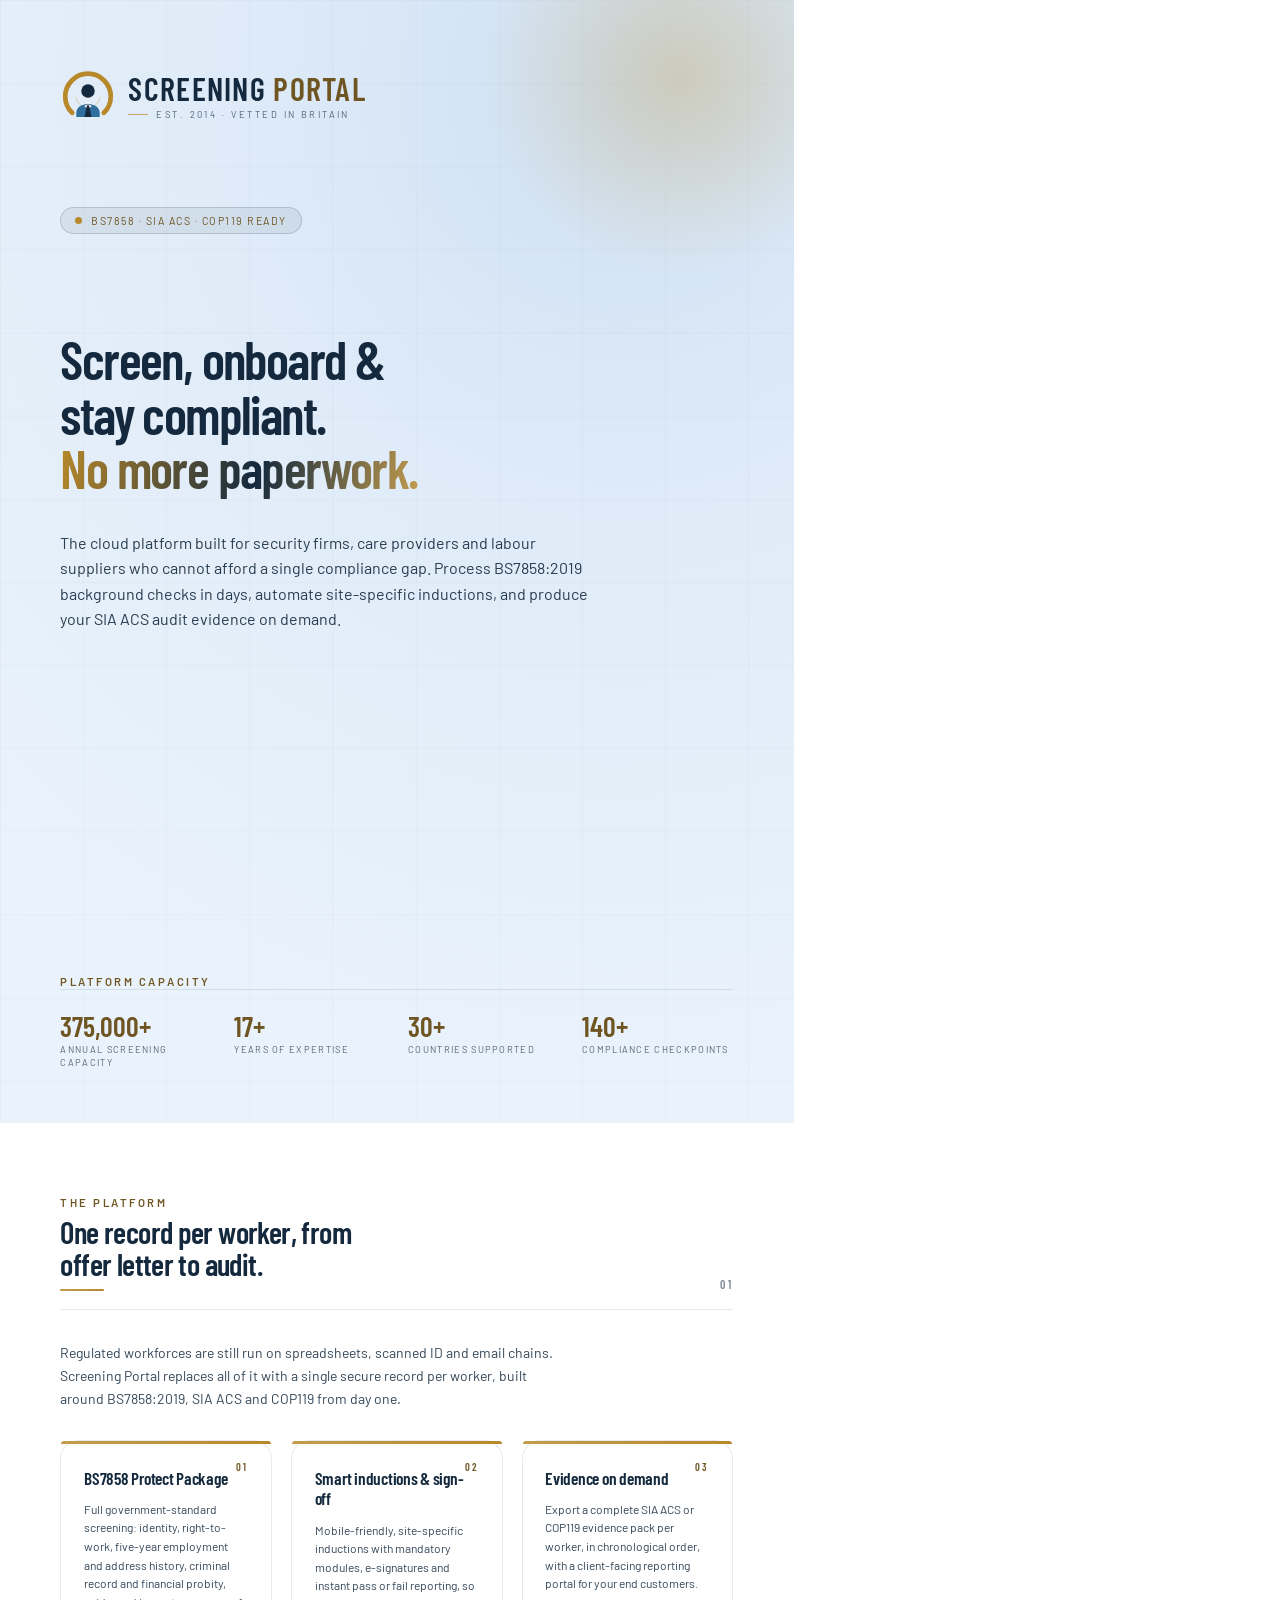
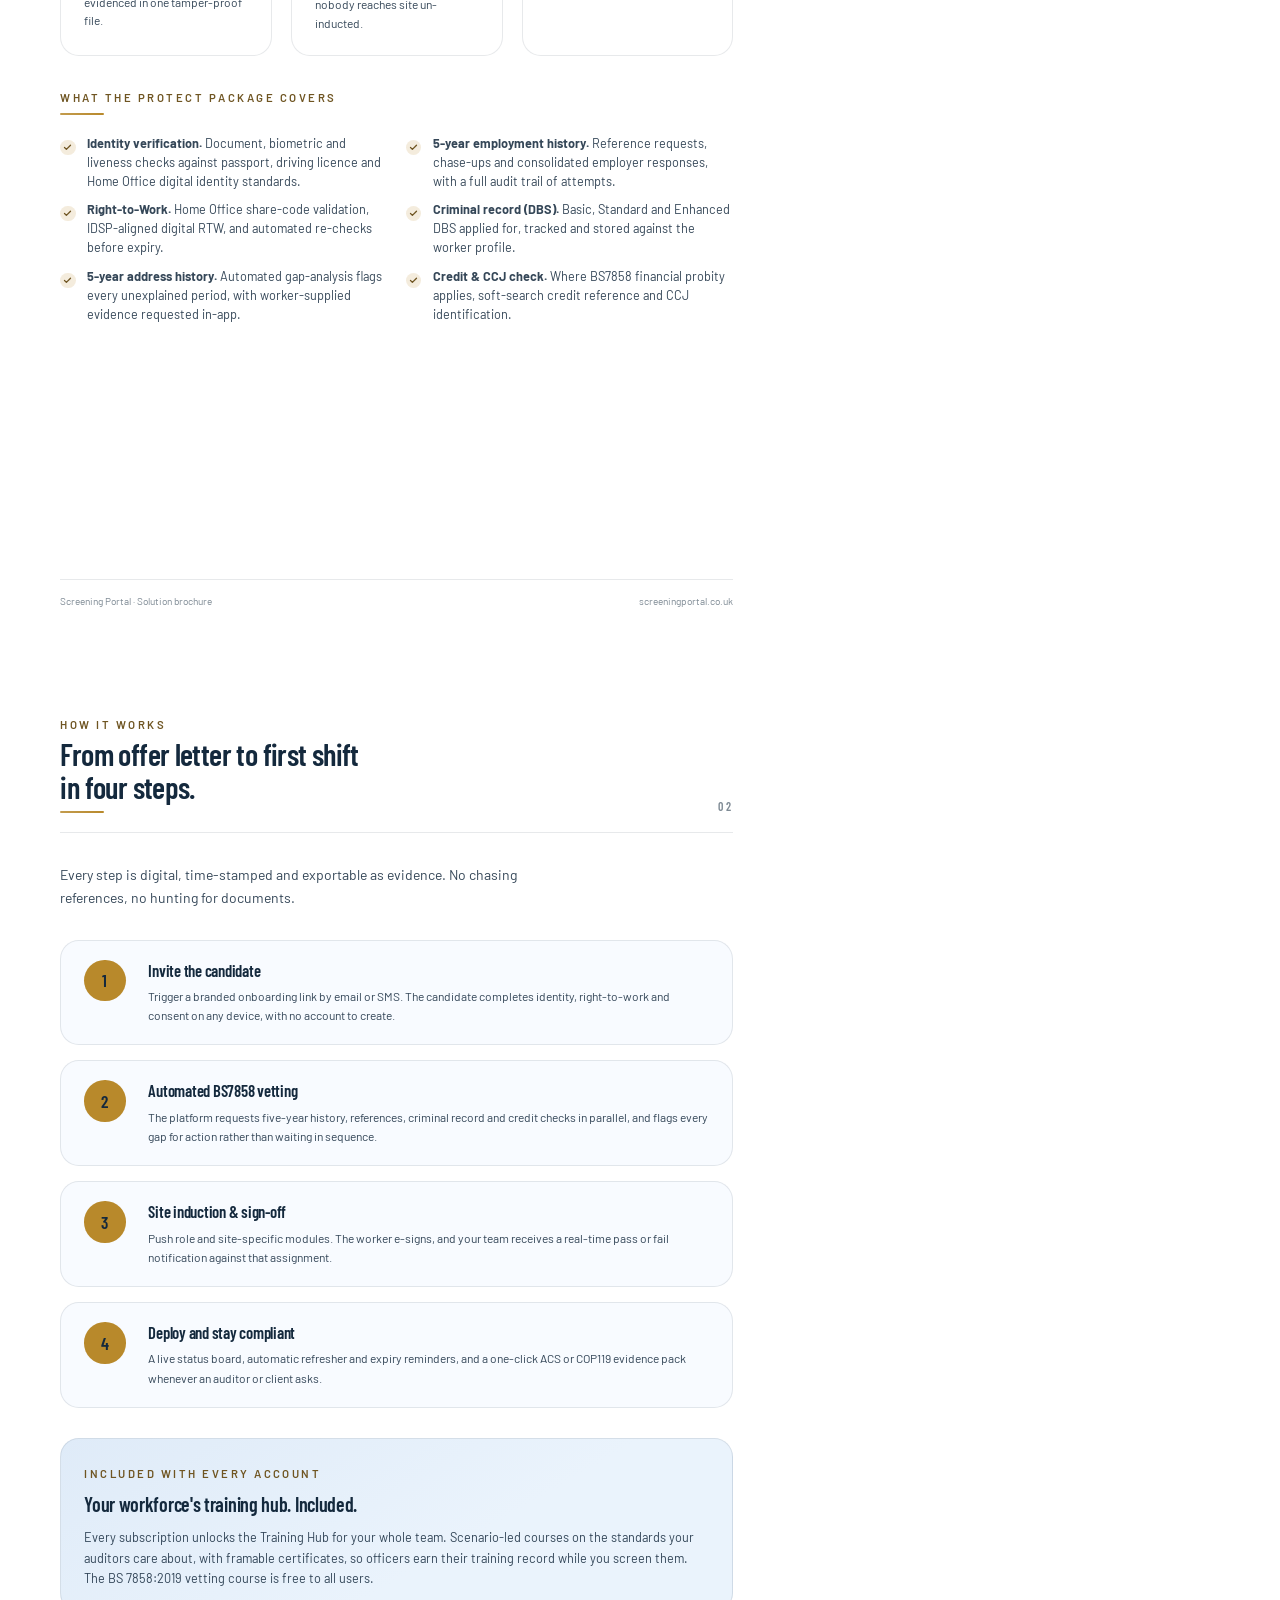
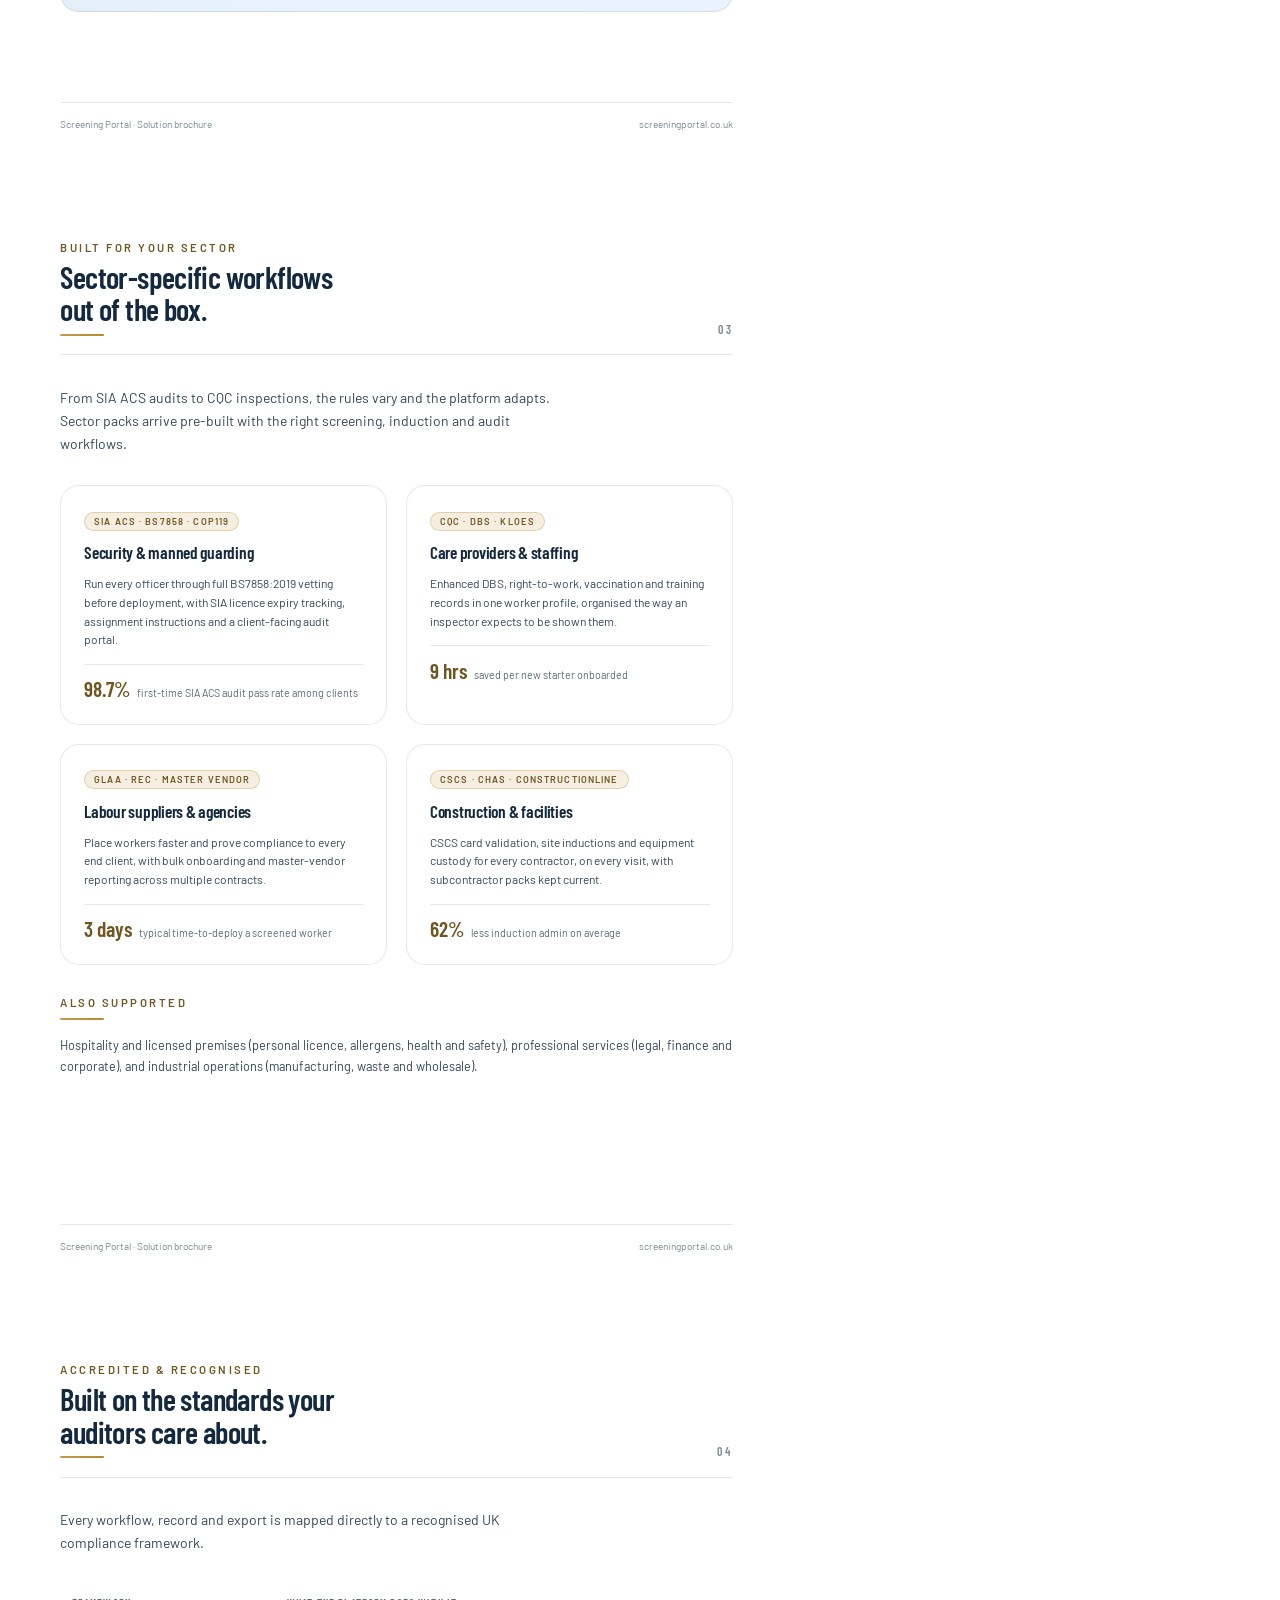
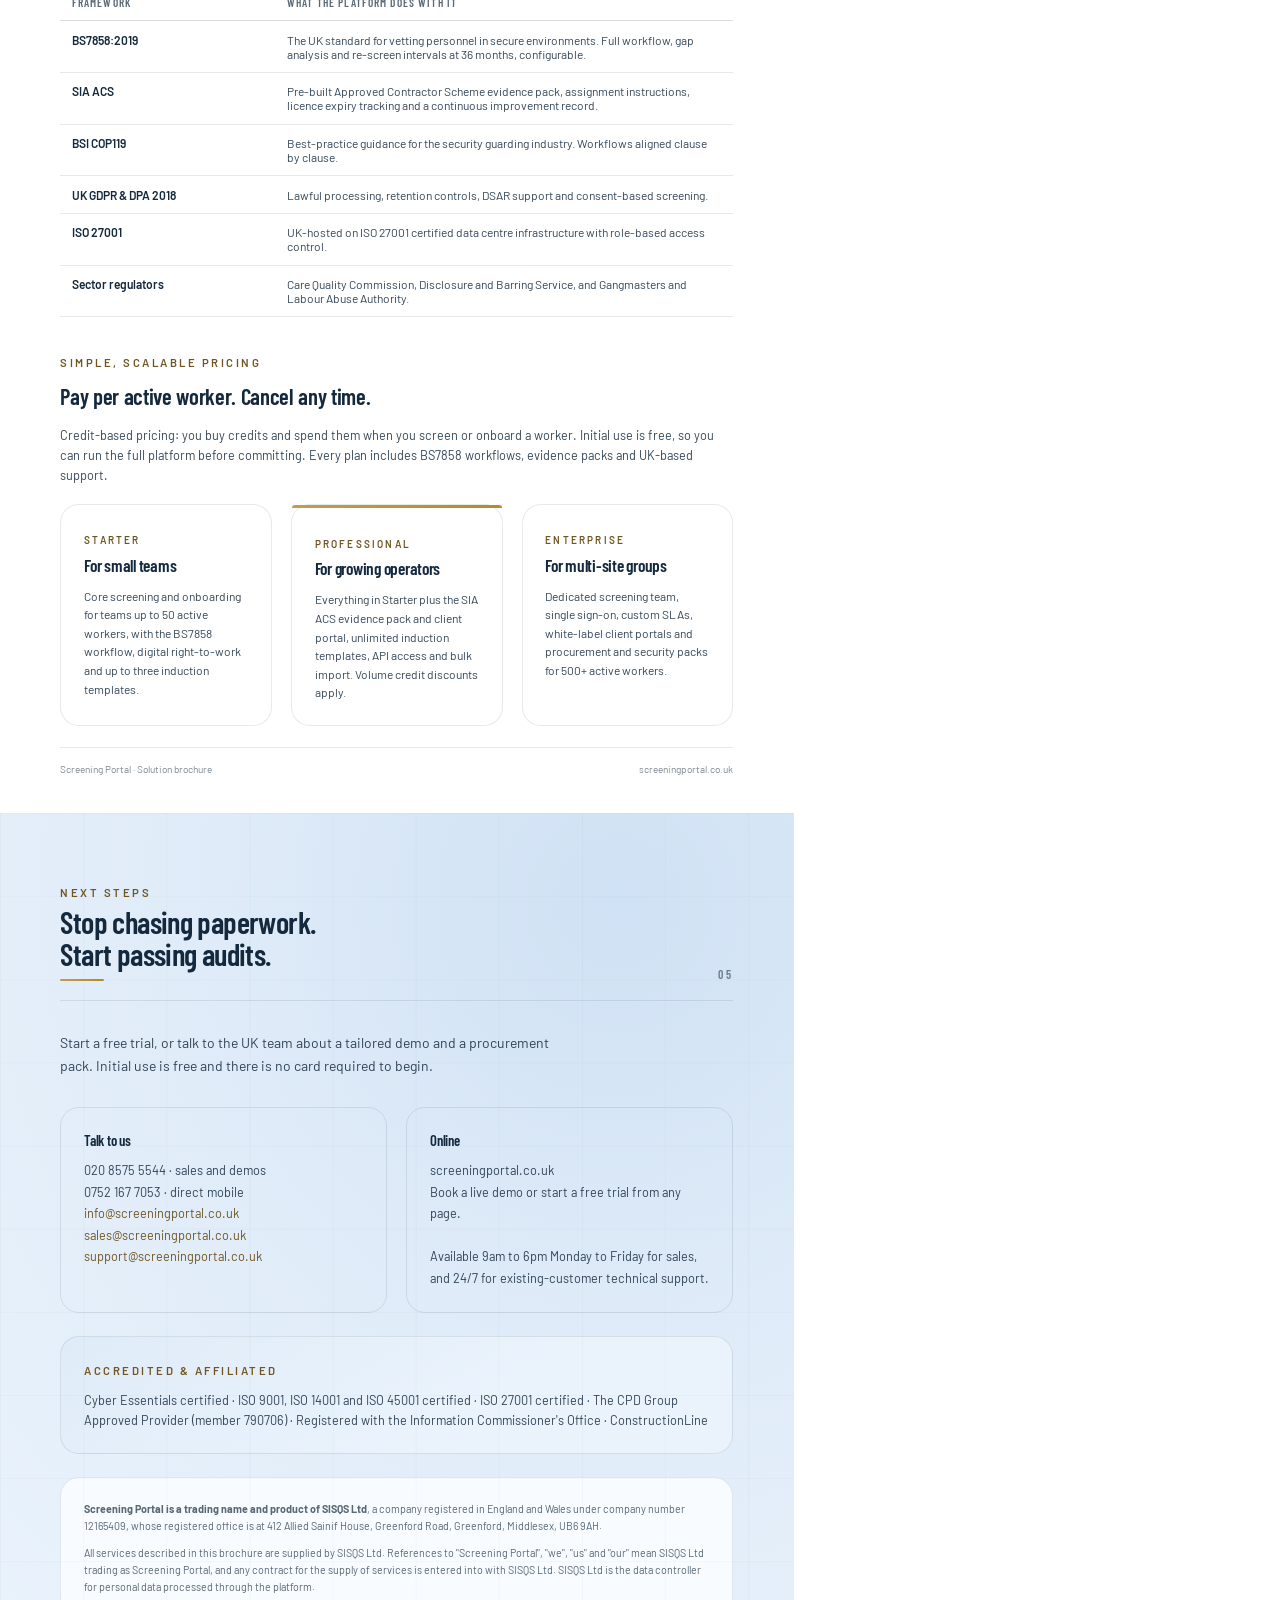
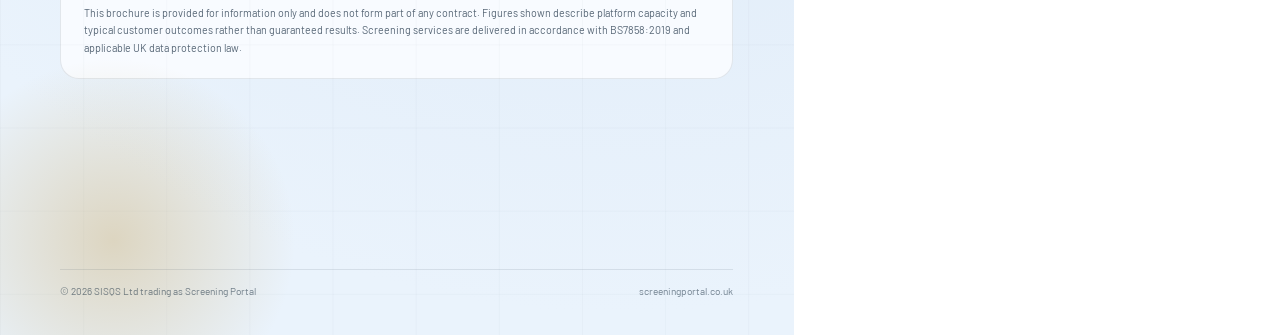
<file: assets/docs/_brochure-source.html>
<!doctype html>
<html lang="en-GB">
<head>
<meta charset="utf-8">
<title>Screening Portal — Solution Brochure</title>
<link rel="preconnect" href="https://fonts.googleapis.com">
<link rel="preconnect" href="https://fonts.gstatic.com" crossorigin>
<link rel="stylesheet" href="https://fonts.googleapis.com/css2?family=Barlow:wght@400;500;600;700&family=Barlow+Condensed:wght@500;600;700&display=swap">
<style>
  :root{
    --ink:#14293d; --ink86:rgba(20,41,61,.86); --ink70:rgba(20,41,61,.70); --ink55:rgba(20,41,61,.55);
    --brass:#b8892b; --brass-deep:#6f5522; --brass-lt:#c39c4e; --brass-dk:#8a6a2e;
    --bg:#eaf3fc; --bg2:#f8fbff; --bg3:#dfebf8; --bg4:#cfe1f4;
    --line:rgba(20,41,61,.10); --line2:rgba(20,41,61,.16); --fill:rgba(20,41,61,.05);
    --ff:"Barlow",Arial,sans-serif; --fd:"Barlow Condensed","Barlow",Arial,sans-serif;
  }
  @page{ size:A4; margin:0; }
  *{ box-sizing:border-box; }
  html,body{ margin:0; padding:0; }
  body{ font-family:var(--ff); color:var(--ink); background:#fff; -webkit-print-color-adjust:exact; print-color-adjust:exact; }

  .page{
    position:relative; width:210mm; min-height:297mm; padding:18mm 16mm 16mm;
    page-break-after:always; break-after:page; overflow:hidden; background:#fff;
  }
  .page:last-child{ page-break-after:auto; break-after:auto; }

  /* blueprint ground, as on the site */
  .grid-bg::before{
    content:""; position:absolute; inset:0; pointer-events:none; opacity:.5;
    background-image:linear-gradient(to right,rgba(20,41,61,.05) 1px,transparent 1px),
                     linear-gradient(to bottom,rgba(20,41,61,.05) 1px,transparent 1px);
    background-size:22mm 22mm;
  }
  .orb{ position:absolute; border-radius:50%; pointer-events:none;
        background:radial-gradient(circle,rgba(195,156,78,.34) 0%,transparent 62%); }

  h1,h2,h3,h4{ font-family:var(--fd); font-weight:600; letter-spacing:-.015em; margin:0; }
  p{ margin:0; line-height:1.6; color:var(--ink86); }

  .kicker{ font-size:8.5pt; font-weight:600; letter-spacing:.22em; text-transform:uppercase; color:var(--brass-deep); }
  .rule{ width:44px; height:2px; background:linear-gradient(90deg,var(--brass-lt),var(--brass)); border-radius:2px; margin:8px 0 0; }

  /* ---------- cover ---------- */
  .cover{ background:radial-gradient(120% 90% at 78% 8%,var(--bg4) 0%,var(--bg3) 42%,var(--bg) 100%); }
  .lockup{ display:flex; align-items:center; gap:12px; }
  .lockup svg{ width:56px; height:56px; flex:none; }
  .wordmark{ font-family:var(--fd); font-weight:600; font-size:24pt; line-height:1; letter-spacing:.04em; text-transform:uppercase; }
  .wordmark span{ color:var(--brass-deep); }
  .strap{ display:flex; align-items:center; gap:8px; margin-top:5px; font-size:7pt; letter-spacing:.26em; text-transform:uppercase; color:var(--ink70); }
  .strap i{ display:block; width:20px; height:1px; background:rgba(184,137,43,.7); }

  .cover h1{ font-size:40pt; line-height:1.02; letter-spacing:-.03em; margin-top:26mm; max-width:15ch; }
  .cover h1 .g{ background:linear-gradient(100deg,var(--brass),var(--ink) 55%,var(--brass-lt));
                -webkit-background-clip:text; background-clip:text; color:transparent; }
  .cover .lead{ font-size:12pt; line-height:1.6; max-width:60ch; margin-top:9mm; color:rgba(20,41,61,.9); }
  .cover .badge{ display:inline-flex; align-items:center; gap:9px; padding:6px 14px; border-radius:999px;
                 background:rgba(20,41,61,.07); border:1px solid var(--line2);
                 font-size:8pt; letter-spacing:.14em; text-transform:uppercase; color:var(--brass-deep); }
  .cover .badge b{ width:7px; height:7px; border-radius:50%; background:var(--brass); }

  .cover-foot{ position:absolute; left:16mm; right:16mm; bottom:14mm; }
  .capacity{ display:grid; grid-template-columns:repeat(4,1fr); gap:6mm; padding-top:6mm; border-top:1px solid var(--line); }
  .capacity .n{ font-family:var(--fd); font-weight:600; font-size:21pt; line-height:1; color:var(--brass-deep); }
  .capacity .l{ font-size:7pt; letter-spacing:.14em; text-transform:uppercase; color:var(--ink70); margin-top:4px; line-height:1.35; }

  /* ---------- interior ---------- */
  .page-head{ display:flex; align-items:flex-end; justify-content:space-between; gap:10mm;
              padding-bottom:5mm; border-bottom:1px solid var(--line); margin-bottom:8mm; }
  .page-head h2{ font-size:23pt; line-height:1.06; letter-spacing:-.02em; margin-top:6px; max-width:22ch; }
  .page-no{ font-family:var(--fd); font-weight:600; font-size:9pt; letter-spacing:.2em; color:var(--ink55); white-space:nowrap; }

  .intro{ font-size:10.5pt; line-height:1.65; max-width:64ch; margin-bottom:8mm; }

  .cards{ display:grid; gap:5mm; }
  .cards.c2{ grid-template-columns:repeat(2,1fr); }
  .cards.c3{ grid-template-columns:repeat(3,1fr); }
  .card{ position:relative; border:1px solid var(--line); border-radius:5mm; padding:6mm 6mm 6mm; background:#fff; }
  .card.pillar{ padding-top:7mm; }
  .card.pillar::before{ content:""; position:absolute; top:0; left:0; right:0; height:2.5px;
                        background:linear-gradient(90deg,var(--brass-lt),var(--brass)); border-radius:5mm 5mm 0 0; }
  .card .num{ position:absolute; top:5mm; right:6mm; font-family:var(--fd); font-weight:600; font-size:8pt; letter-spacing:.2em; color:var(--brass-deep); }
  .card h3{ font-size:13pt; line-height:1.2; margin-bottom:3mm; }
  .card p{ font-size:9pt; line-height:1.55; }
  .card .tag{ display:inline-block; font-size:7pt; font-weight:600; letter-spacing:.12em; text-transform:uppercase;
              color:var(--brass-deep); background:rgba(184,137,43,.14); border:1px solid rgba(184,137,43,.3);
              border-radius:999px; padding:3px 9px; margin-bottom:3mm; }
  .card .stat{ display:flex; align-items:baseline; gap:7px; margin-top:4mm; padding-top:3mm; border-top:1px solid var(--line); }
  .card .stat b{ font-family:var(--fd); font-weight:600; font-size:16pt; color:var(--brass-deep); }
  .card .stat span{ font-size:8pt; color:var(--ink70); line-height:1.3; }

  ul.ticks{ list-style:none; margin:0; padding:0; display:grid; gap:2.5mm; }
  ul.ticks li{ position:relative; padding-left:7mm; font-size:9.5pt; line-height:1.5; color:var(--ink86); }
  ul.ticks li::before{ content:""; position:absolute; left:0; top:1.6mm; width:4mm; height:4mm; border-radius:50%;
    background:rgba(184,137,43,.16) url("data:image/svg+xml;utf8,<svg xmlns='http://www.w3.org/2000/svg' viewBox='0 0 24 24' fill='none' stroke='%236f5522' stroke-width='3.5' stroke-linecap='round' stroke-linejoin='round'><polyline points='20 6 9 17 4 12'/></svg>") center/2.4mm no-repeat; }

  .steps{ display:grid; gap:4mm; }
  .step{ display:grid; grid-template-columns:12mm 1fr; gap:5mm; align-items:start;
         border:1px solid var(--line); border-radius:5mm; padding:5mm 6mm; background:var(--bg2); }
  .step .n{ display:grid; place-items:center; width:11mm; height:11mm; border-radius:50%;
            background:var(--brass); color:var(--ink); font-family:var(--fd); font-weight:600; font-size:13pt; }
  .step h3{ font-size:12.5pt; margin-bottom:2mm; }
  .step p{ font-size:9pt; }

  .band{ border:1px solid var(--line); border-radius:5mm; padding:6mm; background:linear-gradient(150deg,var(--bg3),var(--bg) 60%); }

  table{ width:100%; border-collapse:collapse; }
  th{ font-family:var(--fd); font-weight:600; font-size:8.5pt; letter-spacing:.1em; text-transform:uppercase;
      color:var(--ink70); text-align:left; padding:3mm 3mm; border-bottom:1px solid var(--line2); }
  td{ padding:3mm 3mm; border-bottom:1px solid var(--line); font-size:9pt; color:var(--ink86); vertical-align:top; }
  td b{ color:var(--ink); font-weight:600; }

  .foot{ position:absolute; left:16mm; right:16mm; bottom:10mm;
         display:flex; justify-content:space-between; align-items:center;
         padding-top:4mm; border-top:1px solid var(--line); font-size:7.5pt; color:var(--ink55); }

  /* ---------- back page ---------- */
  .contact{ display:grid; grid-template-columns:repeat(2,1fr); gap:5mm; margin-top:6mm; }
  .contact .box{ border:1px solid var(--line); border-radius:5mm; padding:6mm; }
  .contact .box h3{ font-size:11pt; margin-bottom:3mm; }
  .contact .box p{ font-size:9.5pt; line-height:1.7; }
  .contact a{ color:var(--brass-deep); text-decoration:none; }
  .legal{ margin-top:6mm; border:1px solid var(--line); border-radius:5mm; padding:6mm; background:var(--bg2); }
  .legal p{ font-size:8pt; line-height:1.6; color:var(--ink70); }
  .legal p+p{ margin-top:2.5mm; }
</style>
</head>
<body>

<!-- ============================ COVER ============================ -->
<section class="page cover grid-bg">
  <div class="orb" style="width:120mm;height:120mm;top:-40mm;right:-30mm;"></div>

  <div class="lockup" style="position:relative;">
    <svg viewBox="0 0 64 64" fill="none">
      <path d="M13.9 51.2a26 26 0 1 1 36.2 0" stroke="#b8892b" stroke-width="5.4" stroke-linecap="round"></path>
      <path d="M18.2 33.6a14 14 0 0 0 27.6 0" stroke="#b8892b" stroke-opacity=".28" stroke-width="1.2" stroke-linecap="round"></path>
      <circle cx="32" cy="26.4" r="7.7" fill="#14293d"></circle>
      <path d="M18.6 56v-4.1c0-6.6 5.7-10.7 13.4-10.7s13.4 4.1 13.4 10.7V56z" fill="#2f6f9e"></path>
      <path d="M32 41.2l4.6 2.1-2.6 2.4 1.9 10.3h-7.8l1.9-10.3-2.6-2.4z" fill="#14293d"></path>
      <path d="M32 41.2l-4.6 2.1 2.6 2.4zM32 41.2l4.6 2.1-2.6 2.4z" fill="#f7fbff" fill-opacity=".9"></path>
    </svg>
    <div>
      <div class="wordmark">Screening <span>Portal</span></div>
      <div class="strap"><i></i>Est. 2014 &middot; Vetted in Britain</div>
    </div>
  </div>

  <div style="position:relative;margin-top:22mm;">
    <span class="badge"><b></b>BS7858 &middot; SIA ACS &middot; COP119 ready</span>
    <h1>Screen, onboard &amp; stay compliant.<br><span class="g">No more paperwork.</span></h1>
    <p class="lead">The cloud platform built for security firms, care providers and labour suppliers
      who cannot afford a single compliance gap. Process BS7858:2019 background checks in days,
      automate site-specific inductions, and produce your SIA ACS audit evidence on demand.</p>
  </div>

  <div class="cover-foot">
    <span class="kicker">Platform capacity</span>
    <div class="capacity">
      <div><div class="n">375,000+</div><div class="l">Annual screening capacity</div></div>
      <div><div class="n">17+</div><div class="l">Years of expertise</div></div>
      <div><div class="n">30+</div><div class="l">Countries supported</div></div>
      <div><div class="n">140+</div><div class="l">Compliance checkpoints</div></div>
    </div>
  </div>
</section>

<!-- ======================= 1. THE PROBLEM ======================== -->
<section class="page">
  <div class="page-head">
    <div>
      <span class="kicker">The platform</span>
      <h2>One record per worker, from offer letter to audit.</h2>
      <div class="rule"></div>
    </div>
    <span class="page-no">01</span>
  </div>

  <p class="intro">Regulated workforces are still run on spreadsheets, scanned ID and email chains.
    Screening Portal replaces all of it with a single secure record per worker, built around
    BS7858:2019, SIA ACS and COP119 from day one.</p>

  <div class="cards c3">
    <div class="card pillar"><span class="num">01</span>
      <h3>BS7858 Protect Package</h3>
      <p>Full government-standard screening: identity, right-to-work, five-year employment and
         address history, criminal record and financial probity, evidenced in one tamper-proof file.</p>
    </div>
    <div class="card pillar"><span class="num">02</span>
      <h3>Smart inductions &amp; sign-off</h3>
      <p>Mobile-friendly, site-specific inductions with mandatory modules, e-signatures and
         instant pass or fail reporting, so nobody reaches site un-inducted.</p>
    </div>
    <div class="card pillar"><span class="num">03</span>
      <h3>Evidence on demand</h3>
      <p>Export a complete SIA ACS or COP119 evidence pack per worker, in chronological order,
         with a client-facing reporting portal for your end customers.</p>
    </div>
  </div>

  <div style="margin-top:8mm;">
    <span class="kicker">What the Protect Package covers</span>
    <div class="rule" style="margin-bottom:5mm;"></div>
    <div class="cards c2">
      <ul class="ticks">
        <li><b>Identity verification.</b> Document, biometric and liveness checks against passport,
            driving licence and Home Office digital identity standards.</li>
        <li><b>Right-to-Work.</b> Home Office share-code validation, IDSP-aligned digital RTW,
            and automated re-checks before expiry.</li>
        <li><b>5-year address history.</b> Automated gap-analysis flags every unexplained period,
            with worker-supplied evidence requested in-app.</li>
      </ul>
      <ul class="ticks">
        <li><b>5-year employment history.</b> Reference requests, chase-ups and consolidated
            employer responses, with a full audit trail of attempts.</li>
        <li><b>Criminal record (DBS).</b> Basic, Standard and Enhanced DBS applied for, tracked
            and stored against the worker profile.</li>
        <li><b>Credit &amp; CCJ check.</b> Where BS7858 financial probity applies, soft-search
            credit reference and CCJ identification.</li>
      </ul>
    </div>
  </div>

  <div class="foot"><span>Screening Portal &middot; Solution brochure</span><span>screeningportal.co.uk</span></div>
</section>

<!-- ======================= 2. HOW IT WORKS ======================= -->
<section class="page">
  <div class="page-head">
    <div>
      <span class="kicker">How it works</span>
      <h2>From offer letter to first shift in four steps.</h2>
      <div class="rule"></div>
    </div>
    <span class="page-no">02</span>
  </div>

  <p class="intro">Every step is digital, time-stamped and exportable as evidence.
    No chasing references, no hunting for documents.</p>

  <div class="steps">
    <div class="step"><div class="n">1</div><div>
      <h3>Invite the candidate</h3>
      <p>Trigger a branded onboarding link by email or SMS. The candidate completes identity,
         right-to-work and consent on any device, with no account to create.</p></div></div>
    <div class="step"><div class="n">2</div><div>
      <h3>Automated BS7858 vetting</h3>
      <p>The platform requests five-year history, references, criminal record and credit checks
         in parallel, and flags every gap for action rather than waiting in sequence.</p></div></div>
    <div class="step"><div class="n">3</div><div>
      <h3>Site induction &amp; sign-off</h3>
      <p>Push role and site-specific modules. The worker e-signs, and your team receives a
         real-time pass or fail notification against that assignment.</p></div></div>
    <div class="step"><div class="n">4</div><div>
      <h3>Deploy and stay compliant</h3>
      <p>A live status board, automatic refresher and expiry reminders, and a one-click
         ACS or COP119 evidence pack whenever an auditor or client asks.</p></div></div>
  </div>

  <div class="band" style="margin-top:8mm;">
    <span class="kicker">Included with every account</span>
    <h3 style="font-size:15pt;margin:3mm 0 3mm;">Your workforce's training hub. Included.</h3>
    <p style="font-size:9.5pt;">Every subscription unlocks the Training Hub for your whole team.
      Scenario-led courses on the standards your auditors care about, with framable certificates,
      so officers earn their training record while you screen them. The BS 7858:2019 vetting course
      is free to all users.</p>
  </div>

  <div class="foot"><span>Screening Portal &middot; Solution brochure</span><span>screeningportal.co.uk</span></div>
</section>

<!-- ========================= 3. SECTORS ========================== -->
<section class="page">
  <div class="page-head">
    <div>
      <span class="kicker">Built for your sector</span>
      <h2>Sector-specific workflows out of the box.</h2>
      <div class="rule"></div>
    </div>
    <span class="page-no">03</span>
  </div>

  <p class="intro">From SIA ACS audits to CQC inspections, the rules vary and the platform adapts.
    Sector packs arrive pre-built with the right screening, induction and audit workflows.</p>

  <div class="cards c2">
    <div class="card">
      <span class="tag">SIA ACS &middot; BS7858 &middot; COP119</span>
      <h3>Security &amp; manned guarding</h3>
      <p>Run every officer through full BS7858:2019 vetting before deployment, with SIA licence
         expiry tracking, assignment instructions and a client-facing audit portal.</p>
      <div class="stat"><b>98.7%</b><span>first-time SIA ACS audit pass rate among clients</span></div>
    </div>
    <div class="card">
      <span class="tag">CQC &middot; DBS &middot; KLOEs</span>
      <h3>Care providers &amp; staffing</h3>
      <p>Enhanced DBS, right-to-work, vaccination and training records in one worker profile,
         organised the way an inspector expects to be shown them.</p>
      <div class="stat"><b>9 hrs</b><span>saved per new starter onboarded</span></div>
    </div>
    <div class="card">
      <span class="tag">GLAA &middot; REC &middot; Master Vendor</span>
      <h3>Labour suppliers &amp; agencies</h3>
      <p>Place workers faster and prove compliance to every end client, with bulk onboarding
         and master-vendor reporting across multiple contracts.</p>
      <div class="stat"><b>3 days</b><span>typical time-to-deploy a screened worker</span></div>
    </div>
    <div class="card">
      <span class="tag">CSCS &middot; CHAS &middot; ConstructionLine</span>
      <h3>Construction &amp; facilities</h3>
      <p>CSCS card validation, site inductions and equipment custody for every contractor,
         on every visit, with subcontractor packs kept current.</p>
      <div class="stat"><b>62%</b><span>less induction admin on average</span></div>
    </div>
  </div>

  <div style="margin-top:7mm;">
    <span class="kicker">Also supported</span>
    <div class="rule" style="margin-bottom:4mm;"></div>
    <p style="font-size:9.5pt;">Hospitality and licensed premises (personal licence, allergens, health and safety),
      professional services (legal, finance and corporate), and industrial operations
      (manufacturing, waste and wholesale).</p>
  </div>

  <div class="foot"><span>Screening Portal &middot; Solution brochure</span><span>screeningportal.co.uk</span></div>
</section>

<!-- ====================== 4. COMPLIANCE + PRICING ================= -->
<section class="page">
  <div class="page-head">
    <div>
      <span class="kicker">Accredited &amp; recognised</span>
      <h2>Built on the standards your auditors care about.</h2>
      <div class="rule"></div>
    </div>
    <span class="page-no">04</span>
  </div>

  <p class="intro">Every workflow, record and export is mapped directly to a recognised
    UK compliance framework.</p>

  <table>
    <thead><tr><th style="width:32%">Framework</th><th>What the platform does with it</th></tr></thead>
    <tbody>
      <tr><td><b>BS7858:2019</b></td><td>The UK standard for vetting personnel in secure environments. Full workflow, gap analysis and re-screen intervals at 36 months, configurable.</td></tr>
      <tr><td><b>SIA ACS</b></td><td>Pre-built Approved Contractor Scheme evidence pack, assignment instructions, licence expiry tracking and a continuous improvement record.</td></tr>
      <tr><td><b>BSI COP119</b></td><td>Best-practice guidance for the security guarding industry. Workflows aligned clause by clause.</td></tr>
      <tr><td><b>UK GDPR &amp; DPA 2018</b></td><td>Lawful processing, retention controls, DSAR support and consent-based screening.</td></tr>
      <tr><td><b>ISO 27001</b></td><td>UK-hosted on ISO 27001 certified data centre infrastructure with role-based access control.</td></tr>
      <tr><td><b>Sector regulators</b></td><td>Care Quality Commission, Disclosure and Barring Service, and Gangmasters and Labour Abuse Authority.</td></tr>
    </tbody>
  </table>

  <div style="margin-top:9mm;">
    <span class="kicker">Simple, scalable pricing</span>
    <h3 style="font-size:17pt;margin:3mm 0 4mm;">Pay per active worker. Cancel any time.</h3>
    <p style="font-size:9.5pt;margin-bottom:5mm;">Credit-based pricing: you buy credits and spend them
      when you screen or onboard a worker. Initial use is free, so you can run the full platform
      before committing. Every plan includes BS7858 workflows, evidence packs and UK-based support.</p>

    <div class="cards c3">
      <div class="card">
        <span class="kicker" style="font-size:7.5pt;">Starter</span>
        <h3 style="margin-top:2mm;">For small teams</h3>
        <p>Core screening and onboarding for teams up to 50 active workers, with the BS7858
           workflow, digital right-to-work and up to three induction templates.</p>
      </div>
      <div class="card pillar">
        <span class="kicker" style="font-size:7.5pt;">Professional</span>
        <h3 style="margin-top:2mm;">For growing operators</h3>
        <p>Everything in Starter plus the SIA ACS evidence pack and client portal, unlimited
           induction templates, API access and bulk import. Volume credit discounts apply.</p>
      </div>
      <div class="card">
        <span class="kicker" style="font-size:7.5pt;">Enterprise</span>
        <h3 style="margin-top:2mm;">For multi-site groups</h3>
        <p>Dedicated screening team, single sign-on, custom SLAs, white-label client portals
           and procurement and security packs for 500+ active workers.</p>
      </div>
    </div>
  </div>

  <div class="foot"><span>Screening Portal &middot; Solution brochure</span><span>screeningportal.co.uk</span></div>
</section>

<!-- ========================== 5. CONTACT ========================= -->
<section class="page cover grid-bg">
  <div class="orb" style="width:110mm;height:110mm;bottom:-30mm;left:-25mm;"></div>

  <div class="page-head" style="border-color:var(--line);">
    <div>
      <span class="kicker">Next steps</span>
      <h2>Stop chasing paperwork. Start passing audits.</h2>
      <div class="rule"></div>
    </div>
    <span class="page-no">05</span>
  </div>

  <p class="intro">Start a free trial, or talk to the UK team about a tailored demo and a
    procurement pack. Initial use is free and there is no card required to begin.</p>

  <div class="contact">
    <div class="box">
      <h3>Talk to us</h3>
      <p>
        020 8575 5544 &middot; sales and demos<br>
        0752 167 7053 &middot; direct mobile<br>
        <a href="mailto:info@screeningportal.co.uk">info@screeningportal.co.uk</a><br>
        <a href="mailto:sales@screeningportal.co.uk">sales@screeningportal.co.uk</a><br>
        <a href="mailto:support@screeningportal.co.uk">support@screeningportal.co.uk</a>
      </p>
    </div>
    <div class="box">
      <h3>Online</h3>
      <p>
        screeningportal.co.uk<br>
        Book a live demo or start a free trial from any page.<br><br>
        Available 9am to 6pm Monday to Friday for sales,<br>
        and 24/7 for existing-customer technical support.
      </p>
    </div>
  </div>

  <div class="band" style="margin-top:6mm;">
    <span class="kicker">Accredited &amp; affiliated</span>
    <p style="font-size:9.5pt;margin-top:3mm;">Cyber Essentials certified &middot; ISO 9001, ISO 14001 and ISO 45001
      certified &middot; ISO 27001 certified &middot; The CPD Group Approved Provider (member 790706)
      &middot; Registered with the Information Commissioner's Office &middot; ConstructionLine</p>
  </div>

  <div class="legal">
    <p><b>Screening Portal is a trading name and product of SISQS Ltd</b>, a company registered in
      England and Wales under company number 12165409, whose registered office is at
      412 Allied Sainif House, Greenford Road, Greenford, Middlesex, UB6 9AH.</p>
    <p>All services described in this brochure are supplied by SISQS Ltd. References to
      "Screening Portal", "we", "us" and "our" mean SISQS Ltd trading as Screening Portal,
      and any contract for the supply of services is entered into with SISQS Ltd.
      SISQS Ltd is the data controller for personal data processed through the platform.</p>
    <p>This brochure is provided for information only and does not form part of any contract.
      Figures shown describe platform capacity and typical customer outcomes rather than
      guaranteed results. Screening services are delivered in accordance with BS7858:2019 and
      applicable UK data protection law.</p>
  </div>

  <div class="foot"><span>&copy; 2026 SISQS Ltd trading as Screening Portal</span><span>screeningportal.co.uk</span></div>
</section>

</body>
</html>
</file>
<file: assets/css/style.css>
/* ============================================================
   Induction Portal — Design System
   ============================================================ */

:root {
  /* Brand palette (kept close to original navy/charcoal + white) */
  --c-navy-900: #07172E;
  --c-navy-800: #0B1E3A;
  --c-navy-700: #11264A;
  --c-navy-600: #1B3A6B;
  --c-blue-500: #2563EB;
  --c-blue-400: #3B82F6;
  --c-accent:   #00C896;   /* compliance / trust green */
  --c-accent-d: #00A37B;
  --c-warn:     #FF6B35;   /* CTA highlight */
  --c-warn-d:   #E5572B;
  --c-gold:     #F4B740;

  --c-text:     #0F172A;
  --c-muted:    #5B6B82;
  --c-line:     #E5EAF2;
  --c-bg:       #FFFFFF;
  --c-bg-soft:  #F5F8FC;
  --c-bg-dark:  #07172E;

  /* Type */
  --ff-sans: "Inter", -apple-system, BlinkMacSystemFont, "Segoe UI", Roboto, Helvetica, Arial, sans-serif;
  --ff-display: "Inter", -apple-system, BlinkMacSystemFont, "Segoe UI", Roboto, sans-serif;

  /* Spacing scale */
  --s-1: 4px;  --s-2: 8px;  --s-3: 12px; --s-4: 16px;
  --s-5: 24px; --s-6: 32px; --s-7: 48px; --s-8: 64px;
  --s-9: 96px; --s-10: 128px;

  --radius-sm: 8px;
  --radius:    14px;
  --radius-lg: 22px;
  --radius-xl: 32px;

  --shadow-sm: 0 1px 2px rgba(7,23,46,.06), 0 1px 3px rgba(7,23,46,.08);
  --shadow:    0 6px 18px rgba(11,30,58,.08), 0 2px 6px rgba(11,30,58,.06);
  --shadow-lg: 0 24px 60px rgba(11,30,58,.18), 0 8px 22px rgba(11,30,58,.10);
  --shadow-glow: 0 0 0 6px rgba(0,200,150,.18);

  --container: 1200px;
  --transition: 220ms cubic-bezier(.4,0,.2,1);
}

/* Dark mode tokens */
[data-theme="dark"] {
  --c-text:     #EAF0F8;
  --c-muted:    #9AAAC2;
  --c-line:     #1F2D45;
  --c-bg:       #07172E;
  --c-bg-soft:  #0B1E3A;
}

/* ---------- Reset & base ---------- */
*, *::before, *::after { box-sizing: border-box; }
html { -webkit-text-size-adjust: 100%; scroll-behavior: smooth; }
body {
  margin: 0;
  font-family: var(--ff-sans);
  font-size: 16px;
  line-height: 1.6;
  color: var(--c-text);
  background: var(--c-bg);
  -webkit-font-smoothing: antialiased;
  text-rendering: optimizeLegibility;
}
img, svg, video { max-width: 100%; display: block; height: auto; }
a { color: inherit; text-decoration: none; }
button { font: inherit; cursor: pointer; border: 0; background: none; color: inherit; }
input, textarea, select { font: inherit; }

h1, h2, h3, h4, h5 {
  font-family: var(--ff-display);
  color: var(--c-text);
  line-height: 1.15;
  margin: 0 0 var(--s-4);
  letter-spacing: -0.02em;
}
h1 { font-size: clamp(2rem, 4.6vw, 3.6rem); font-weight: 800; }
h2 { font-size: clamp(1.7rem, 3.2vw, 2.6rem); font-weight: 800; }
h3 { font-size: clamp(1.25rem, 1.8vw, 1.5rem); font-weight: 700; }
h4 { font-size: 1.1rem; font-weight: 700; }
p  { margin: 0 0 var(--s-4); color: var(--c-muted); }

/* ---------- Layout ---------- */
.container {
  width: 100%;
  max-width: var(--container);
  margin: 0 auto;
  padding: 0 var(--s-5);
}
.section { padding: clamp(60px, 9vw, 110px) 0; }
.section--soft { background: var(--c-bg-soft); }
.section--dark { background: linear-gradient(160deg, var(--c-navy-900), var(--c-navy-700)); color: #EAF0F8; }
.section--dark h1,
.section--dark h2,
.section--dark h3 { color: #fff; }
.section--dark p   { color: #B9C4D8; }

.row { display: grid; gap: var(--s-6); }
@media (min-width: 720px)  { .row.cols-2 { grid-template-columns: repeat(2, 1fr); } }
@media (min-width: 900px)  { .row.cols-3 { grid-template-columns: repeat(3, 1fr); } }
@media (min-width: 1000px) { .row.cols-4 { grid-template-columns: repeat(4, 1fr); } }

.kicker {
  display: inline-flex;
  align-items: center;
  gap: 8px;
  font-size: .8rem;
  font-weight: 700;
  letter-spacing: .12em;
  text-transform: uppercase;
  color: var(--c-accent);
  background: rgba(0,200,150,.08);
  padding: 6px 12px;
  border-radius: 999px;
  margin-bottom: var(--s-4);
}
.section--dark .kicker { background: rgba(0,200,150,.16); color: #6EE7C5; }

.eyebrow {
  text-align: center;
  max-width: 720px;
  margin: 0 auto var(--s-7);
}
.eyebrow p { font-size: 1.05rem; }

/* ---------- Buttons ---------- */
.btn {
  display: inline-flex;
  align-items: center;
  justify-content: center;
  gap: 8px;
  padding: 14px 22px;
  border-radius: 999px;
  font-weight: 700;
  font-size: .98rem;
  transition: transform var(--transition), box-shadow var(--transition), background var(--transition), color var(--transition);
  white-space: nowrap;
  border: 2px solid transparent;
}
.btn--primary { background: var(--c-warn); color: #fff; box-shadow: 0 10px 24px rgba(255,107,53,.35); }
.btn--primary:hover { background: var(--c-warn-d); transform: translateY(-2px); box-shadow: 0 16px 32px rgba(255,107,53,.45); }
.btn--secondary { background: var(--c-accent); color: #06241B; box-shadow: 0 10px 24px rgba(0,200,150,.25); }
.btn--secondary:hover { background: var(--c-accent-d); color: #fff; transform: translateY(-2px); }
.btn--ghost { border-color: rgba(255,255,255,.35); color: #fff; }
.btn--ghost:hover { background: rgba(255,255,255,.1); border-color: #fff; }
.btn--outline { border-color: var(--c-navy-800); color: var(--c-navy-800); }
.btn--outline:hover { background: var(--c-navy-800); color: #fff; }
.btn--sm { padding: 10px 16px; font-size: .88rem; }
.btn--lg { padding: 18px 28px; font-size: 1.05rem; }
.btn--block { width: 100%; }

/* ---------- Header ---------- */
.site-header {
  position: sticky;
  top: 0;
  z-index: 50;
  background: rgba(255,255,255,.86);
  backdrop-filter: saturate(180%) blur(14px);
  -webkit-backdrop-filter: saturate(180%) blur(14px);
  border-bottom: 1px solid transparent;
  transition: background var(--transition), border-color var(--transition), box-shadow var(--transition);
}
.site-header.is-scrolled {
  background: rgba(255,255,255,.96);
  border-bottom-color: var(--c-line);
  box-shadow: var(--shadow-sm);
}
[data-theme="dark"] .site-header { background: rgba(7,23,46,.85); }
[data-theme="dark"] .site-header.is-scrolled { background: rgba(7,23,46,.95); border-bottom-color: rgba(255,255,255,.08); }

.nav {
  display: flex;
  align-items: center;
  justify-content: space-between;
  gap: var(--s-5);
  padding: 14px 0;
}
.brand {
  display: inline-flex;
  align-items: center;
  gap: 10px;
  font-weight: 800;
  font-size: 1.1rem;
  color: var(--c-navy-800);
  letter-spacing: -.01em;
}
[data-theme="dark"] .brand { color: #fff; }
.brand-mark {
  width: 44px; height: 44px;
  display: grid; place-items: center;
  background: none;
  border-radius: 0;
  box-shadow: none;
  filter: drop-shadow(0 4px 8px rgba(11,30,58,.18));
}
.brand-mark svg { width: 44px; height: 44px; }

.nav-list {
  list-style: none;
  display: flex;
  align-items: center;
  gap: var(--s-3);
  margin: 0; padding: 0;
}
.nav-list > li { position: relative; }
.nav-list a, .nav-list .nav-trigger {
  font-size: .94rem;
  font-weight: 600;
  color: var(--c-text);
  padding: 8px 14px;
  border-radius: 10px;
  transition: background var(--transition), color var(--transition);
  display: inline-flex;
  align-items: center;
  gap: 6px;
  cursor: pointer;
  background: none;
  border: 0;
  font-family: inherit;
}
.nav-list a:hover,
.nav-list .nav-trigger:hover {
  background: rgba(11,30,58,.05);
  color: var(--c-navy-800);
}
.nav-list a.is-active {
  background: rgba(0,200,150,.12);
  color: var(--c-accent-d);
}
/* Caret on dropdown triggers */
.nav-list .caret { width: 10px; height: 6px; opacity: .55; transition: transform var(--transition), opacity var(--transition); }
.nav-list .has-dropdown:hover .caret,
.nav-list .has-dropdown.is-open .caret { transform: rotate(180deg); opacity: 1; }

/* Desktop dropdowns */
.nav-list .nav-dropdown {
  list-style: none;
  margin: 0;
  padding: 8px;
  position: absolute;
  top: calc(100% + 8px);
  left: 0;
  min-width: 260px;
  background: var(--c-bg);
  border: 1px solid var(--c-line);
  border-radius: var(--radius);
  box-shadow: var(--shadow-lg);
  opacity: 0;
  visibility: hidden;
  transform: translateY(-6px);
  transition: opacity var(--transition), transform var(--transition), visibility 0s linear var(--transition);
  z-index: 60;
}
.nav-list .has-dropdown:hover .nav-dropdown,
.nav-list .has-dropdown:focus-within .nav-dropdown,
.nav-list .has-dropdown.is-open .nav-dropdown {
  opacity: 1;
  visibility: visible;
  transform: translateY(0);
  transition: opacity var(--transition), transform var(--transition), visibility 0s;
}
.nav-list .nav-dropdown li { margin: 0; }
.nav-list .nav-dropdown a {
  display: flex;
  flex-direction: column;
  align-items: flex-start;
  gap: 2px;
  padding: 10px 14px;
  border-radius: 10px;
  font-weight: 600;
  font-size: .92rem;
  color: var(--c-text);
  width: 100%;
}
.nav-list .nav-dropdown a small {
  font-size: .76rem;
  font-weight: 500;
  color: var(--c-muted);
}
.nav-list .nav-dropdown a:hover {
  background: var(--c-bg-soft);
  color: var(--c-accent-d);
}
.nav-list .nav-dropdown .featured-row {
  background: linear-gradient(135deg, rgba(0,200,150,.10), rgba(37,99,235,.06));
  border-radius: 10px;
  padding: 12px 14px;
  margin: 2px 0 6px;
  font-size: .82rem;
  color: var(--c-navy-800);
  display: block;
  border-left: 3px solid var(--c-accent);
}
.nav-list .nav-dropdown .featured-row b { color: var(--c-accent-d); display: block; font-size: .92rem; }

.nav-cta { display: flex; align-items: center; gap: var(--s-3); }

/* Hamburger */
.nav-toggle {
  display: none;
  width: 44px; height: 44px;
  border-radius: 10px;
  background: var(--c-bg-soft);
}
.nav-toggle span {
  display: block; width: 20px; height: 2px; background: var(--c-text);
  margin: 4px auto; transition: var(--transition);
}
.nav-toggle.is-open span:nth-child(1) { transform: translateY(6px) rotate(45deg); }
.nav-toggle.is-open span:nth-child(2) { opacity: 0; }
.nav-toggle.is-open span:nth-child(3) { transform: translateY(-6px) rotate(-45deg); }

@media (max-width: 960px) {
  .nav-list, .nav-cta .btn--outline { display: none; }
  .nav-toggle { display: block; }
  .mobile-panel.is-open .nav-list,
  .mobile-panel.is-open .nav-cta .btn--outline { display: flex; }
  .mobile-panel {
    position: fixed; top: 64px; left: 0; right: 0;
    background: var(--c-bg);
    padding: var(--s-6) var(--s-5);
    opacity: 0;
    visibility: hidden;
    transform: translateY(-12px);
    transition: opacity var(--transition), transform var(--transition), visibility 0s linear var(--transition);
    box-shadow: var(--shadow-lg);
    border-bottom: 1px solid var(--c-line);
    z-index: 49;
    max-height: calc(100vh - 64px);
    overflow-y: auto;
  }
  .mobile-panel.is-open {
    opacity: 1;
    visibility: visible;
    transform: translateY(0);
    transition: opacity var(--transition), transform var(--transition), visibility 0s;
  }
  .mobile-panel .nav-list { flex-direction: column; align-items: stretch; gap: var(--s-2); width: 100%; }
  .mobile-panel .nav-list > li { width: 100%; }
  .mobile-panel .nav-list a, .mobile-panel .nav-list .nav-trigger { width: 100%; padding: 12px 14px; }
  .mobile-panel .nav-cta { margin-top: var(--s-4); flex-direction: column; align-items: stretch; width: 100%; }
  .mobile-panel .btn { width: 100%; }

  /* Mobile: dropdowns become accordion, open via .is-open class set in JS */
  .mobile-panel .nav-list .nav-dropdown {
    position: static;
    opacity: 1;
    visibility: visible;
    transform: none;
    box-shadow: none;
    border: 0;
    background: var(--c-bg-soft);
    border-radius: 10px;
    margin: 4px 0 6px;
    padding: 6px;
    display: none;
    width: 100%;
  }
  .mobile-panel .nav-list .has-dropdown.is-open .nav-dropdown { display: block; }
  .mobile-panel .nav-list .nav-dropdown a { padding: 10px 12px; font-size: .9rem; }
}

/* ---------- Log in chooser in the header (customer account or pilot) ---------- */
.nav-cta .login-menu { position: relative; }
.nav-cta .login-menu .nav-trigger { display: inline-flex; align-items: center; gap: 6px; }
.nav-cta .login-menu .caret { width: 12px; height: 7px; transition: transform var(--transition); }
.nav-cta .login-menu:hover .caret,
.nav-cta .login-menu.is-open .caret { transform: rotate(180deg); }
.nav-cta .login-dropdown {
  list-style: none;
  margin: 0;
  padding: 8px;
  position: absolute;
  top: calc(100% + 8px);
  right: 0;
  min-width: 250px;
  background: var(--c-bg);
  border: 1px solid var(--c-line);
  border-radius: var(--radius);
  box-shadow: var(--shadow-lg);
  opacity: 0;
  visibility: hidden;
  transform: translateY(-6px);
  transition: opacity var(--transition), transform var(--transition), visibility 0s linear var(--transition);
  z-index: 60;
}
.nav-cta .login-menu:hover .login-dropdown,
.nav-cta .login-menu:focus-within .login-dropdown,
.nav-cta .login-menu.is-open .login-dropdown {
  opacity: 1;
  visibility: visible;
  transform: translateY(0);
  transition: opacity var(--transition), transform var(--transition), visibility 0s;
}
.nav-cta .login-dropdown li { margin: 0; }
.nav-cta .login-dropdown a {
  display: flex;
  flex-direction: column;
  align-items: flex-start;
  gap: 2px;
  padding: 10px 14px;
  border-radius: 10px;
  font-weight: 600;
  font-size: .92rem;
  color: var(--c-text);
  width: 100%;
}
.nav-cta .login-dropdown a small { font-size: .76rem; font-weight: 500; color: var(--c-muted); }
.nav-cta .login-dropdown a:hover { background: var(--c-bg-soft); color: var(--c-accent-d); }
@media (max-width: 960px) {
  .nav-cta .login-menu { display: none; width: 100%; }
  .mobile-panel.is-open .nav-cta .login-menu { display: block; }
  .mobile-panel .nav-cta .login-menu .nav-trigger { width: 100%; justify-content: center; }
  .mobile-panel .nav-cta .login-dropdown {
    position: static;
    opacity: 1;
    visibility: visible;
    transform: none;
    box-shadow: none;
    border: 0;
    background: var(--c-bg-soft);
    border-radius: 10px;
    margin: 4px 0 6px;
    padding: 6px;
    display: none;
    width: 100%;
  }
  .mobile-panel .nav-cta .login-menu.is-open .login-dropdown { display: block; }
}

/* ---------- Hero ---------- */
.hero {
  position: relative;
  padding: clamp(70px, 11vw, 140px) 0 clamp(60px, 8vw, 110px);
  background:
    radial-gradient(1100px 500px at 80% -10%, rgba(37,99,235,.18), transparent 60%),
    radial-gradient(900px 480px at -10% 30%, rgba(0,200,150,.12), transparent 60%),
    linear-gradient(160deg, #07172E 0%, #0B1E3A 55%, #11264A 100%);
  color: #EAF0F8;
  overflow: hidden;
}
.hero::before {
  content: "";
  position: absolute; inset: 0;
  background-image:
    linear-gradient(rgba(255,255,255,.04) 1px, transparent 1px),
    linear-gradient(90deg, rgba(255,255,255,.04) 1px, transparent 1px);
  background-size: 60px 60px;
  mask-image: radial-gradient(ellipse at 50% 30%, #000 30%, transparent 75%);
  pointer-events: none;
}
.hero .container { position: relative; }
.hero-grid {
  display: grid;
  gap: var(--s-7);
  align-items: center;
}
@media (min-width: 1000px) {
  .hero-grid { grid-template-columns: 1.05fr .95fr; gap: var(--s-8); }
}
.hero h1 {
  color: #fff;
  font-size: clamp(2.2rem, 4.8vw, 3.8rem);
}
.hero h1 .accent {
  background: linear-gradient(90deg, #6EE7C5, #FFD58A);
  -webkit-background-clip: text; background-clip: text; color: transparent;
}
.hero p.lead {
  font-size: 1.12rem;
  color: #C3CFE3;
  max-width: 560px;
}
.hero-cta {
  display: flex; flex-wrap: wrap; gap: var(--s-3);
  margin-top: var(--s-5);
}
.hero-meta {
  margin-top: var(--s-6);
  display: flex; flex-wrap: wrap; gap: var(--s-5);
  color: #9AAAC2; font-size: .92rem;
}
.hero-meta strong { color: #fff; }

/* Trust strip */
.trust-strip {
  background: rgba(255,255,255,.04);
  border: 1px solid rgba(255,255,255,.08);
  border-radius: var(--radius-lg);
  padding: var(--s-4) var(--s-5);
  margin-top: var(--s-6);
  display: grid;
  grid-template-columns: repeat(2, 1fr);
  gap: var(--s-4);
  font-size: .85rem; color: #C3CFE3;
}
@media (min-width: 720px) { .trust-strip { grid-template-columns: repeat(4, 1fr); } }
.trust-strip span { display: inline-flex; align-items: center; gap: 8px; }
.trust-strip svg { width: 18px; height: 18px; color: var(--c-accent); flex: none; }

/* Hero visual / dashboard mock */
.hero-visual {
  position: relative;
  border-radius: var(--radius-lg);
  background: linear-gradient(180deg, rgba(255,255,255,.06), rgba(255,255,255,.02));
  border: 1px solid rgba(255,255,255,.1);
  padding: var(--s-5);
  box-shadow: var(--shadow-lg);
}
.dash {
  background: linear-gradient(180deg, #0F2647, #0A1B33);
  border: 1px solid rgba(255,255,255,.08);
  border-radius: var(--radius);
  padding: var(--s-5);
}
.dash-head {
  display: flex; align-items: center; justify-content: space-between;
  border-bottom: 1px solid rgba(255,255,255,.08);
  padding-bottom: var(--s-3); margin-bottom: var(--s-4);
}
.dash-head .dot { width: 10px; height: 10px; border-radius: 50%; display: inline-block; margin-right: 6px; }
.dash-head .dot.r { background:#FF5F57; } .dash-head .dot.y { background:#FEBC2E; } .dash-head .dot.g { background:#28C840; }
.dash-head h4 { color:#fff; margin:0; font-size: .95rem; }
.dash-stats { display:grid; grid-template-columns: repeat(3, 1fr); gap: var(--s-3); margin-bottom: var(--s-4); }
.dash-stat {
  background: rgba(255,255,255,.04);
  border-radius: var(--radius-sm);
  padding: var(--s-3);
  border: 1px solid rgba(255,255,255,.06);
}
.dash-stat b { display:block; font-size: 1.3rem; color: #fff; font-weight: 800; }
.dash-stat span { font-size: .72rem; color: #9AAAC2; text-transform: uppercase; letter-spacing: .08em; }
.dash-row {
  display:flex; align-items:center; justify-content: space-between;
  padding: 10px 12px; background: rgba(255,255,255,.03);
  border-radius: 8px; margin-bottom: 6px;
  font-size: .82rem; color:#C3CFE3;
}
.dash-row .pill { font-size: .68rem; padding: 4px 8px; border-radius: 999px; font-weight: 700; }
.pill.ok { background: rgba(0,200,150,.18); color:#6EE7C5; }
.pill.pending { background: rgba(244,183,64,.18); color:#FFD58A; }
.pill.flag { background: rgba(255,107,53,.18); color:#FFB495; }

.float-card {
  position: absolute;
  background: #fff; color: var(--c-text);
  padding: 12px 14px; border-radius: var(--radius-sm);
  box-shadow: var(--shadow-lg);
  display: flex; align-items: center; gap: 10px;
  font-size: .85rem; font-weight: 600;
  animation: float 5s ease-in-out infinite;
}
.float-card svg { width: 26px; height: 26px; color: var(--c-accent); }
.float-card.tl { top: -18px; left: -18px; }
.float-card.br { bottom: -18px; right: -18px; animation-delay: -2.5s; }
@keyframes float { 0%,100% { transform: translateY(0); } 50% { transform: translateY(-8px); } }
@media (max-width: 720px) { .float-card { display:none; } }

/* ---------- Section header ---------- */
.section-head { text-align: center; max-width: 760px; margin: 0 auto var(--s-7); }
.section-head h2 { margin-bottom: var(--s-3); }
.section-head p { font-size: 1.05rem; }

/* ---------- Cards ---------- */
.card {
  background: var(--c-bg);
  border: 1px solid var(--c-line);
  border-radius: var(--radius-lg);
  padding: var(--s-6);
  transition: transform var(--transition), box-shadow var(--transition), border-color var(--transition);
  height: 100%;
  display: flex; flex-direction: column;
}
.card:hover { transform: translateY(-6px); box-shadow: var(--shadow); border-color: rgba(11,30,58,.15); }
.card .icon {
  width: 52px; height: 52px;
  border-radius: 14px;
  display: grid; place-items: center;
  background: linear-gradient(135deg, rgba(37,99,235,.12), rgba(0,200,150,.12));
  color: var(--c-navy-800);
  margin-bottom: var(--s-4);
}
.card .icon svg { width: 26px; height: 26px; }
.card h3 { margin-bottom: var(--s-2); }
.card p { margin-bottom: var(--s-4); }
.card .more {
  margin-top: auto;
  color: var(--c-blue-500);
  font-weight: 700;
  font-size: .9rem;
  display: inline-flex; gap: 6px;
}
.card .more::after {
  content: "→"; transition: transform var(--transition);
}
.card:hover .more::after { transform: translateX(4px); }

.card--dark {
  background: rgba(255,255,255,.04);
  border-color: rgba(255,255,255,.1);
  color: #EAF0F8;
}
.card--dark h3 { color: #fff; }
.card--dark p { color: #B9C4D8; }
.card--dark .icon { background: rgba(0,200,150,.18); color:#6EE7C5; }

/* Feature list inside cards */
.feature-list { list-style: none; padding: 0; margin: 0 0 var(--s-4); }
.feature-list li { position: relative; padding: 6px 0 6px 28px; font-size: .94rem; color: var(--c-text); }
.feature-list li::before {
  content: ""; position: absolute; left: 0; top: 10px;
  width: 18px; height: 18px; border-radius: 50%;
  background: rgba(0,200,150,.18) url("data:image/svg+xml;utf8,<svg xmlns='http://www.w3.org/2000/svg' viewBox='0 0 24 24' fill='none' stroke='%2300A37B' stroke-width='3' stroke-linecap='round' stroke-linejoin='round'><polyline points='20 6 9 17 4 12'/></svg>") center/12px no-repeat;
}
.card--dark .feature-list li,
.section--dark .feature-list li,
.hero .feature-list li { color: #EAF0F8; }
.card--dark .feature-list li::before,
.section--dark .feature-list li::before,
.hero .feature-list li::before {
  background: rgba(0,200,150,.28) url("data:image/svg+xml;utf8,<svg xmlns='http://www.w3.org/2000/svg' viewBox='0 0 24 24' fill='none' stroke='%236EE7C5' stroke-width='3' stroke-linecap='round' stroke-linejoin='round'><polyline points='20 6 9 17 4 12'/></svg>") center/12px no-repeat;
}

/* ---------- Stats counter strip ---------- */
.stats {
  background: linear-gradient(120deg, var(--c-navy-800), var(--c-navy-700));
  color: #fff;
  border-radius: var(--radius-xl);
  padding: clamp(28px, 5vw, 56px);
  display: grid; gap: var(--s-5);
  grid-template-columns: repeat(2, 1fr);
  text-align: center;
  box-shadow: var(--shadow-lg);
  position: relative; overflow: hidden;
}
.stats::before {
  content: ""; position: absolute; inset: 0;
  background:
    radial-gradient(600px 200px at 100% 0%, rgba(0,200,150,.22), transparent 60%),
    radial-gradient(500px 200px at 0% 100%, rgba(255,107,53,.18), transparent 60%);
  pointer-events: none;
}
@media (min-width: 800px) { .stats { grid-template-columns: repeat(4, 1fr); } }
.stat b {
  display: block;
  font-size: clamp(2rem, 3.6vw, 2.8rem);
  font-weight: 800;
  background: linear-gradient(90deg, #6EE7C5, #FFD58A);
  -webkit-background-clip: text; background-clip: text; color: transparent;
}
.stat span { font-size: .9rem; color: #C3CFE3; }

/* ---------- Industries tabs ---------- */
.industries {
  background: var(--c-bg);
  border: 1px solid var(--c-line);
  border-radius: var(--radius-lg);
  overflow: hidden;
}
.tabs {
  display: flex; flex-wrap: wrap; gap: 4px;
  padding: 10px; border-bottom: 1px solid var(--c-line);
  background: var(--c-bg-soft);
}
.tab {
  padding: 10px 16px;
  border-radius: 999px;
  font-weight: 600; font-size: .92rem; color: var(--c-muted);
  transition: var(--transition);
}
.tab:hover { color: var(--c-navy-800); }
.tab.is-active { background: var(--c-navy-800); color: #fff; box-shadow: var(--shadow-sm); }
.tab-panels { padding: var(--s-6); }
.tab-panel { display: none; }
.tab-panel.is-active { display: grid; gap: var(--s-6); }
@media (min-width: 900px) { .tab-panel.is-active { grid-template-columns: 1.1fr .9fr; align-items: center; } }
.tab-panel h3 { font-size: 1.6rem; }
.tab-visual {
  background: linear-gradient(160deg, #0B1E3A, #1B3A6B);
  color: #fff;
  border-radius: var(--radius);
  padding: var(--s-6);
  min-height: 240px;
  display: grid; place-items: center;
}

/* ---------- Process / timeline ---------- */
.process {
  display: grid; gap: var(--s-5);
  counter-reset: step;
}
@media (min-width: 800px) { .process { grid-template-columns: repeat(4, 1fr); } }
.step {
  background: var(--c-bg);
  border: 1px solid var(--c-line);
  border-radius: var(--radius);
  padding: var(--s-5);
  position: relative;
}
.step::before {
  counter-increment: step;
  content: counter(step, decimal-leading-zero);
  position: absolute; top: -18px; left: 20px;
  background: var(--c-warn); color: #fff;
  font-weight: 800; font-size: .85rem;
  padding: 6px 10px; border-radius: 8px;
  box-shadow: var(--shadow-sm);
}
.step h4 { margin: var(--s-3) 0 var(--s-2); }
.step p  { font-size: .92rem; margin: 0; }

/* ---------- Pricing ---------- */
.price-toggle {
  display: inline-flex; align-items: center; gap: 12px;
  background: var(--c-bg-soft);
  border: 1px solid var(--c-line);
  border-radius: 999px;
  padding: 6px;
}
.price-toggle button {
  padding: 8px 18px; border-radius: 999px; font-weight: 700; font-size: .9rem;
  color: var(--c-muted); transition: var(--transition);
}
.price-toggle button.is-active { background: var(--c-navy-800); color: #fff; }
.price-toggle .save {
  font-size: .72rem; padding: 4px 8px; border-radius: 999px;
  background: rgba(0,200,150,.18); color: var(--c-accent-d); font-weight: 700;
}

.price-grid { display: grid; gap: var(--s-5); margin-top: var(--s-6); }
@media (min-width: 900px) { .price-grid { grid-template-columns: repeat(3, 1fr); } }
.price-card {
  background: var(--c-bg);
  border: 1px solid var(--c-line);
  border-radius: var(--radius-lg);
  padding: var(--s-6);
  display: flex; flex-direction: column;
  transition: var(--transition);
}
.price-card:hover { box-shadow: var(--shadow); }
.price-card.is-featured {
  border-color: var(--c-warn);
  box-shadow: 0 24px 60px rgba(255,107,53,.18);
  position: relative;
  transform: scale(1.02);
}
.price-card.is-featured::after {
  content: "MOST POPULAR";
  position: absolute; top: -14px; right: 22px;
  background: var(--c-warn); color: #fff;
  font-size: .68rem; font-weight: 800; letter-spacing: .12em;
  padding: 6px 12px; border-radius: 999px;
}
.price-card h3 { margin-bottom: 4px; }
.price-card .price-tag {
  font-size: 2.4rem; font-weight: 800;
  color: var(--c-navy-800); margin: var(--s-3) 0;
}
.price-card .price-tag small { font-size: .9rem; color: var(--c-muted); font-weight: 500; }
.price-card .feature-list { margin-bottom: var(--s-5); }
.price-card .btn { margin-top: auto; }

/* ---------- Trusted-by client logo bar ---------- */
.logo-bar {
  background: var(--c-bg);
  border: 1px solid var(--c-line);
  border-radius: var(--radius-lg);
  padding: var(--s-5) var(--s-6);
  box-shadow: var(--shadow-sm);
}
.logo-bar-title {
  text-align: center;
  font-size: .78rem;
  font-weight: 700;
  letter-spacing: .18em;
  text-transform: uppercase;
  color: var(--c-muted);
  margin-bottom: var(--s-5);
}
.logo-bar-grid {
  display: grid;
  gap: var(--s-5);
  grid-template-columns: repeat(2, 1fr);
  align-items: center;
}
@media (min-width: 600px) { .logo-bar-grid { grid-template-columns: repeat(3, 1fr); } }
@media (min-width: 1000px) { .logo-bar-grid { grid-template-columns: repeat(6, 1fr); } }
.client-logo {
  display: inline-flex;
  align-items: center;
  gap: 8px;
  justify-content: center;
  font-family: var(--ff-display);
  font-weight: 800;
  font-size: 1.05rem;
  letter-spacing: -.02em;
  color: var(--c-navy-800);
  opacity: .55;
  filter: grayscale(100%);
  transition: opacity var(--transition), filter var(--transition);
  white-space: nowrap;
}
.client-logo:hover { opacity: 1; filter: grayscale(0); }
.client-logo .cl-mark {
  width: 26px; height: 26px;
  display: grid; place-items: center;
  border-radius: 7px;
  background: linear-gradient(135deg, var(--c-navy-800), var(--c-blue-500));
  color: #fff;
  font-size: .7rem;
  font-weight: 800;
  letter-spacing: -.02em;
  flex: none;
}
.client-logo .cl-mark.alt { background: linear-gradient(135deg, var(--c-accent), var(--c-blue-500)); }
.client-logo .cl-mark.warm { background: linear-gradient(135deg, var(--c-warn), #C9442A); }

/* ---------- Accreditations grid ---------- */
.accreditations {
  display: grid;
  gap: var(--s-4);
  grid-template-columns: repeat(2, 1fr);
}
@media (min-width: 600px) { .accreditations { grid-template-columns: repeat(3, 1fr); } }
@media (min-width: 1000px) { .accreditations { grid-template-columns: repeat(6, 1fr); } }
.accred {
  background: var(--c-bg);
  border: 1px solid rgba(11,30,58,.08);
  border-radius: var(--radius);
  padding: var(--s-5) var(--s-3);
  text-align: center;
  box-shadow: 0 4px 14px rgba(11,30,58,.06), 0 1px 3px rgba(11,30,58,.04);
  transition: border-color var(--transition), transform var(--transition), box-shadow var(--transition);
}
.accred:hover {
  border-color: var(--c-accent);
  transform: translateY(-6px);
  box-shadow: 0 18px 36px rgba(0,200,150,.18), 0 4px 12px rgba(11,30,58,.08);
}
.accred-mark {
  width: 72px; height: 72px;
  margin: 0 auto var(--s-3);
  display: grid; place-items: center;
  border-radius: 18px;
  background: linear-gradient(135deg, rgba(0,200,150,.12), rgba(37,99,235,.12));
  color: var(--c-navy-800);
  position: relative;
}
.accred-mark::after {
  content: "✓";
  position: absolute; top: -6px; right: -6px;
  width: 22px; height: 22px;
  background: var(--c-accent);
  color: #fff;
  border-radius: 50%;
  display: grid; place-items: center;
  font-size: .8rem; font-weight: 800;
  box-shadow: 0 4px 10px rgba(0,200,150,.4);
}
.accred-mark svg { width: 40px; height: 40px; }
.accred b {
  display: block;
  font-size: .92rem;
  color: var(--c-navy-800);
  font-weight: 800;
  letter-spacing: -.01em;
}
.accred small {
  display: block;
  color: var(--c-muted);
  font-size: .72rem;
  margin-top: 4px;
  line-height: 1.4;
}

/* ---------- Stars + rating bar ---------- */
.stars {
  color: #F4B740;
  font-size: 1.1rem;
  letter-spacing: 2px;
  line-height: 1;
}
.rating-bar {
  display: inline-flex;
  align-items: center;
  gap: 14px;
  background: var(--c-bg);
  border: 1px solid var(--c-line);
  border-radius: 999px;
  padding: 10px 18px;
  box-shadow: var(--shadow-sm);
  font-size: .9rem;
}
.rating-bar b { font-weight: 800; color: var(--c-text); }
.rating-bar span { color: var(--c-muted); }
.rating-bar .divider-v {
  width: 1px; height: 18px; background: var(--c-line);
}

/* ---------- Testimonials ---------- */
.testimonials { display: grid; gap: var(--s-5); }
@media (min-width: 900px) { .testimonials { grid-template-columns: repeat(3, 1fr); } }
.quote {
  background: var(--c-bg);
  border: 1px solid var(--c-line);
  border-radius: var(--radius-lg);
  padding: var(--s-6);
  position: relative;
  display: flex; flex-direction: column; gap: var(--s-4);
}
.quote::before {
  content: "“"; position: absolute; top: -10px; left: 20px;
  font-size: 4rem; line-height: 1; color: var(--c-accent); font-family: Georgia, serif;
}
.quote .stars { margin-top: 4px; }
.quote p { font-size: 1rem; color: var(--c-text); margin: 0; }
.quote .who { display: flex; align-items: center; gap: 12px; margin-top: auto; }
.avatar {
  width: 44px; height: 44px; border-radius: 50%;
  background: linear-gradient(135deg, var(--c-navy-800), var(--c-blue-500));
  color: #fff; font-weight: 700;
  display: grid; place-items: center;
}
.who b { display: block; font-size: .95rem; }
.who span { font-size: .82rem; color: var(--c-muted); }

/* ---------- Accordion ---------- */
.accordion { display: grid; gap: var(--s-3); }
.acc-item {
  background: var(--c-bg);
  border: 1px solid var(--c-line);
  border-radius: var(--radius);
  overflow: hidden;
}
.acc-trigger {
  width: 100%; text-align: left;
  padding: 18px 22px;
  display: flex; align-items: center; justify-content: space-between; gap: 12px;
  font-weight: 700; color: var(--c-text);
}
.acc-trigger::after {
  content: "+"; font-size: 1.4rem; line-height: 1; color: var(--c-warn);
  transition: var(--transition);
}
.acc-item.is-open .acc-trigger::after { content: "−"; }
.acc-panel {
  max-height: 0; overflow: hidden; transition: max-height var(--transition) ease;
  padding: 0 22px;
  color: var(--c-muted);
}
.acc-item.is-open .acc-panel { padding: 0 22px 18px; }

/* ---------- CTA banner ---------- */
.cta-banner {
  background:
    radial-gradient(600px 200px at 100% 0%, rgba(0,200,150,.25), transparent 60%),
    radial-gradient(500px 200px at 0% 100%, rgba(255,107,53,.22), transparent 60%),
    linear-gradient(120deg, var(--c-navy-900), var(--c-navy-700));
  color: #fff;
  border-radius: var(--radius-xl);
  padding: clamp(32px, 5vw, 64px);
  text-align: center;
}
.cta-banner h2 { color: #fff; }
.cta-banner p { color: #C3CFE3; max-width: 640px; margin: 0 auto var(--s-5); }
.cta-banner .hero-cta { justify-content: center; margin-top: 0; }

/* ---------- Forms ---------- */
.form {
  display: grid; gap: var(--s-3);
}
.field label { display:block; font-size: .85rem; font-weight: 700; margin-bottom: 6px; }
.field input, .field textarea, .field select {
  width: 100%;
  padding: 14px 16px;
  border-radius: var(--radius);
  border: 1px solid var(--c-line);
  background: var(--c-bg);
  color: var(--c-text);
  transition: var(--transition);
}
.field input:focus, .field textarea:focus, .field select:focus {
  outline: none; border-color: var(--c-blue-500);
  box-shadow: 0 0 0 4px rgba(37,99,235,.15);
}
.field textarea { min-height: 130px; resize: vertical; }
.form-row { display: grid; gap: var(--s-3); }
@media (min-width: 600px) { .form-row { grid-template-columns: 1fr 1fr; } }
.tiny { font-size: .8rem; color: var(--c-muted); }

/* ---------- Footer ---------- */
.site-footer {
  background: var(--c-navy-900);
  color: #C3CFE3;
  padding: var(--s-9) 0 var(--s-5);
}
.site-footer h4 { color: #fff; font-size: .95rem; margin-bottom: var(--s-4); }
.foot-grid {
  display: grid; gap: var(--s-6);
  grid-template-columns: 1fr;
}
@media (min-width: 700px)  { .foot-grid { grid-template-columns: 1.2fr 1fr; } }
.foot-grid ul { list-style: none; padding: 0; margin: 0; display: grid; gap: 10px; }
.foot-grid a { color: #B9C4D8; font-size: .92rem; transition: var(--transition); }
.foot-grid a:hover { color: #fff; }
.foot-brand p { color: #9AAAC2; font-size: .92rem; margin: var(--s-3) 0; }
.foot-badges {
  display: flex; flex-wrap: wrap; gap: 10px;
  margin-top: var(--s-3);
}
.foot-badges span {
  font-size: .68rem; font-weight: 700; letter-spacing: .12em;
  padding: 6px 10px; border-radius: 8px;
  background: rgba(255,255,255,.06); color: #fff;
  border: 1px solid rgba(255,255,255,.1);
}

/* Footer Compliance + Affiliations stack — real-logo cards */
.cert-stack {
  display: flex;
  flex-direction: column;
  gap: 10px;
}
.cert {
  background: #fff;
  border-radius: 8px;
  padding: 10px 14px;
  display: grid;
  place-items: center;
  min-height: 72px;
  box-shadow: 0 2px 10px rgba(0,0,0,.18);
  transition: transform var(--transition), box-shadow var(--transition);
  text-decoration: none;
}
.cert img {
  max-width: 100%;
  max-height: 56px;
  width: auto;
  height: auto;
  object-fit: contain;
  display: block;
}
.cert:hover {
  transform: translateY(-2px);
  box-shadow: 0 6px 16px rgba(0,0,0,.25);
}
.cert-wide { min-height: 64px; }
.cert-wide img { max-height: 44px; }

/* ---- Unified accreditation band (replaces the two boxed logo columns) ----
   The old Compliance / Affiliations grid columns are hidden and every mark is
   shown once in a single clean light strip spanning the footer, logos in their
   proper colours (no per-logo white boxes). */
.foot-grid > div:has(.cert-stack) { display: none; }
.accred-band {
  background: #ffffff;
  border-radius: 14px;
  padding: 16px 24px;
  margin: 4px 0 22px;
  display: flex;
  align-items: center;
  justify-content: center;
  gap: 16px 30px;
  flex-wrap: wrap;
  box-shadow: 0 2px 14px rgba(0,0,0,.18);
}
.accred-title {
  font-size: .68rem; font-weight: 800; letter-spacing: .14em; text-transform: uppercase;
  color: #4b5563; flex-shrink: 0;
}
.accred-logos { display: flex; align-items: center; justify-content: center; gap: 16px 28px; flex-wrap: wrap; }
.accred-logo { display: inline-flex; align-items: center; opacity: .9; transition: transform var(--transition), opacity var(--transition); }
.accred-logo:hover { opacity: 1; transform: translateY(-2px); }
.accred-logo img { max-height: 42px; width: auto; height: auto; object-fit: contain; display: block; }
.accred-logo.accred-wide img { max-height: 34px; }
@media (max-width: 560px) {
  .accred-band { flex-direction: column; gap: 14px; }
  .accred-logo img { max-height: 34px; }
}

/* Information column socials */
.info-list { list-style: none; padding: 0; margin: 0; display: grid; gap: 8px; }
.info-list a { color: #C3CFE3; font-size: .88rem; display: inline-flex; align-items: center; gap: 8px; }
.info-list a:hover { color: #fff; }
.info-list svg { width: 16px; height: 16px; color: var(--c-accent); flex: none; }

.foot-bottom {
  margin-top: var(--s-7);
  padding-top: var(--s-5);
  border-top: 1px solid rgba(255,255,255,.08);
  display: flex; flex-wrap: wrap; gap: var(--s-3); align-items: center; justify-content: space-between;
  font-size: .82rem; color: #8E9DB4;
}
.socials { display: flex; gap: 10px; }
.socials a {
  width: 36px; height: 36px; border-radius: 50%;
  display: grid; place-items: center;
  background: rgba(255,255,255,.06); color: #fff;
  transition: var(--transition);
}
.socials a:hover { background: var(--c-warn); }
.socials svg { width: 16px; height: 16px; }

/* ---------- Floating free-trial CTA ---------- */
.float-cta {
  position: fixed;
  bottom: 20px; right: 20px;
  z-index: 40;
  background: var(--c-warn);
  color: #fff;
  padding: 14px 20px;
  border-radius: 999px;
  font-weight: 700;
  box-shadow: 0 14px 30px rgba(255,107,53,.45);
  display: inline-flex; align-items: center; gap: 10px;
  transition: var(--transition);
  animation: pulse 3s infinite;
}
.float-cta:hover { background: var(--c-warn-d); transform: translateY(-3px); }
@keyframes pulse {
  0%, 100% { box-shadow: 0 14px 30px rgba(255,107,53,.45); }
  50%      { box-shadow: 0 14px 30px rgba(255,107,53,.65), 0 0 0 10px rgba(255,107,53,.08); }
}

/* ---------- Modal ---------- */
.modal-backdrop {
  position: fixed; inset: 0;
  background: rgba(7,23,46,.7);
  backdrop-filter: blur(6px);
  z-index: 100;
  display: none; align-items: center; justify-content: center;
  padding: var(--s-4);
}
.modal-backdrop.is-open { display: flex; }
.modal {
  background: var(--c-bg);
  width: 100%; max-width: 520px;
  border-radius: var(--radius-lg);
  padding: var(--s-6);
  box-shadow: var(--shadow-lg);
  position: relative;
  animation: pop .3s ease;
}
@keyframes pop { from { transform: scale(.9); opacity: 0; } to { transform: scale(1); opacity: 1; } }
.modal h3 { margin-bottom: var(--s-2); }
.modal .close {
  position: absolute; top: 12px; right: 12px;
  width: 36px; height: 36px; border-radius: 50%;
  display: grid; place-items: center;
  background: var(--c-bg-soft); color: var(--c-text);
  font-size: 1.2rem;
}

/* ---------- Scroll reveal ---------- */
.reveal {
  opacity: 0;
  transform: translateY(20px);
  transition: opacity .7s ease, transform .7s ease;
}
.reveal.is-in { opacity: 1; transform: none; }
.reveal[data-delay="1"] { transition-delay: .08s; }
.reveal[data-delay="2"] { transition-delay: .16s; }
.reveal[data-delay="3"] { transition-delay: .24s; }
.reveal[data-delay="4"] { transition-delay: .32s; }

/* ---------- Utility ---------- */
.center { text-align: center; }
.mt-0 { margin-top: 0; }
.mt-4 { margin-top: var(--s-4); }
.mt-6 { margin-top: var(--s-6); }
.mb-0 { margin-bottom: 0; }
.mb-6 { margin-bottom: var(--s-6); }
.text-gradient {
  background: linear-gradient(90deg, var(--c-accent), var(--c-warn));
  -webkit-background-clip: text; background-clip: text; color: transparent;
}
.divider { height: 1px; background: var(--c-line); margin: var(--s-7) 0; }
.badge {
  display: inline-flex; align-items: center; gap: 6px;
  font-size: .72rem; font-weight: 700; letter-spacing: .1em; text-transform: uppercase;
  padding: 4px 10px; border-radius: 999px;
}
.badge--green { background: rgba(0,200,150,.14); color: var(--c-accent-d); }
.badge--orange { background: rgba(255,107,53,.14); color: var(--c-warn-d); }
.badge--navy { background: rgba(11,30,58,.08); color: var(--c-navy-800); }

/* Page intro (sub-pages) */
.page-intro {
  padding: clamp(80px, 10vw, 130px) 0 clamp(40px, 6vw, 70px);
  background:
    radial-gradient(800px 300px at 100% 0%, rgba(37,99,235,.16), transparent 60%),
    linear-gradient(160deg, #07172E, #0B1E3A);
  color: #EAF0F8;
}
.page-intro h1 { color: #fff; }
.page-intro p { color: #C3CFE3; max-width: 720px; }
.page-intro .breadcrumb { font-size: .82rem; color: #8E9DB4; margin-bottom: var(--s-3); }
.page-intro .breadcrumb a { color: #C3CFE3; }

/* ---------- Print friendly ---------- */
@media print {
  .site-header, .site-footer, .float-cta, .modal-backdrop { display: none !important; }
}

/* ---------- Reduced motion ---------- */
@media (prefers-reduced-motion: reduce) {
  *, *::before, *::after { animation: none !important; transition: none !important; }
}

/* ============================================================
   Training Perk Section
   A confident, on-brand strip that promotes the Training Hub
   as a bonus included with every screening account, without
   stealing focus from the primary screening pitch.
   ============================================================ */
.training-perk {
  padding: clamp(60px, 8vw, 100px) 0;
  background:
    radial-gradient(700px 320px at 90% 10%, rgba(0,200,150,.12), transparent 60%),
    radial-gradient(600px 260px at 5% 100%, rgba(244,183,64,.10), transparent 65%),
    linear-gradient(160deg, #0F2A55 0%, #11264A 60%, #1B3A6B 100%);
  color: #EAF0F8;
  position: relative;
  overflow: hidden;
  border-top: 1px solid rgba(255,255,255,.06);
  border-bottom: 1px solid rgba(255,255,255,.06);
}
.training-perk::before {
  content: "";
  position: absolute; inset: 0;
  background-image:
    linear-gradient(rgba(255,255,255,.025) 1px, transparent 1px),
    linear-gradient(90deg, rgba(255,255,255,.025) 1px, transparent 1px);
  background-size: 56px 56px;
  pointer-events: none;
  mask-image: radial-gradient(900px 420px at 50% 50%, #000 30%, transparent 80%);
}
.training-perk h2 { color: #fff; }
.training-perk p  { color: #C3CFE3; }
.training-perk .kicker { background: rgba(0,200,150,.18); color: #6EE7C5; }
.training-perk-inner {
  position: relative; z-index: 1;
  display: grid;
  grid-template-columns: 1.15fr 1fr;
  gap: var(--s-7);
  align-items: center;
}
@media (max-width: 900px) {
  .training-perk-inner { grid-template-columns: 1fr; gap: var(--s-6); }
}
.tp-list {
  list-style: none; padding: 0; margin: 0 0 var(--s-5);
  display: grid; gap: 10px;
}
.tp-list li {
  display: flex; align-items: flex-start; gap: 10px;
  color: #DCE3EF;
  font-size: .96rem;
}
.tp-list li::before {
  content: "✓";
  background: rgba(0,200,150,.18);
  color: #6EE7C5;
  width: 22px; height: 22px;
  border-radius: 50%;
  display: inline-flex; align-items: center; justify-content: center;
  font-weight: 800; font-size: .82rem;
  flex-shrink: 0;
}
.tp-stack {
  position: relative;
  perspective: 1200px;
  min-height: 320px;
  display: grid;
  align-items: center;
}
.tp-card {
  background: rgba(255,255,255,.06);
  border: 1px solid rgba(255,255,255,.14);
  border-radius: var(--radius);
  padding: 16px 18px;
  backdrop-filter: blur(12px); -webkit-backdrop-filter: blur(12px);
  color: #EAF0F8;
  position: absolute;
  width: 86%;
  box-shadow: 0 24px 60px rgba(0,0,0,.35);
  transition: transform .3s ease;
}
.tp-card .tp-row { display: flex; align-items: center; gap: 10px; }
.tp-card .tp-ico {
  width: 38px; height: 38px; border-radius: 10px;
  background: linear-gradient(135deg, #00C896, #2563EB);
  display: grid; place-items: center;
  font-size: 1.05rem;
  color: #fff; font-weight: 800;
}
.tp-card .tp-title { font-weight: 700; font-size: .96rem; color: #fff; }
.tp-card .tp-meta { font-size: .78rem; color: #9AAAC2; margin-top: 2px; }
.tp-card .tp-tag {
  margin-left: auto;
  font-size: .68rem;
  font-weight: 800; letter-spacing: .08em; text-transform: uppercase;
  padding: 3px 8px; border-radius: 999px;
}
.tp-card .tp-tag.free  { background: rgba(0,200,150,.22); color: #6EE7C5; }
.tp-card .tp-tag.trial { background: rgba(244,183,64,.22); color: #FCD58A; }
.tp-card .tp-tag.iso   { background: rgba(37,99,235,.22); color: #93B5F8; }

.tp-card.c1 { top: 6%;  left: 0;   transform: rotate(-3deg); z-index: 3; }
.tp-card.c2 { top: 30%; left: 8%;  transform: rotate(1deg);  z-index: 2; }
.tp-card.c3 { top: 56%; left: 2%;  transform: rotate(-2deg); z-index: 1; }
.tp-stack:hover .tp-card.c1 { transform: rotate(-5deg) translateY(-4px); }
.tp-stack:hover .tp-card.c2 { transform: rotate(2deg)  translateY(-4px); }
.tp-stack:hover .tp-card.c3 { transform: rotate(-3deg) translateY(-4px); }

.tp-counter {
  position: absolute; right: 2%; top: -6px;
  background: linear-gradient(135deg, var(--c-warn), var(--c-warn-d));
  color: #fff;
  border-radius: 999px;
  padding: 8px 14px;
  font-weight: 800;
  font-size: .8rem;
  letter-spacing: .04em;
  box-shadow: 0 12px 30px rgba(255,107,53,.45);
  z-index: 4;
}

@media (max-width: 900px) {
  .tp-stack { min-height: 260px; }
  .tp-card  { width: 92%; }
}


/* ================================================================
   Login portal chooser — distinguishes Screening Portal vs Training Hub
   ================================================================ */
.nav-cta .login-menu { position: relative; }
.nav-cta .login-trigger { gap: 6px; }
.nav-cta .login-trigger .caret { width: 10px; height: 6px; opacity: .55; transition: transform var(--transition), opacity var(--transition); }
.nav-cta .login-menu:hover .caret,
.nav-cta .login-menu:focus-within .caret,
.nav-cta .login-menu.is-open .caret { transform: rotate(180deg); opacity: 1; }
.nav-cta .login-dropdown {
  list-style: none;
  margin: 0;
  padding: 8px;
  position: absolute;
  top: calc(100% + 8px);
  right: 0;
  min-width: 320px;
  background: var(--c-bg);
  border: 1px solid var(--c-line);
  border-radius: var(--radius);
  box-shadow: var(--shadow-lg);
  opacity: 0;
  visibility: hidden;
  transform: translateY(-6px);
  transition: opacity var(--transition), transform var(--transition), visibility 0s linear var(--transition);
  z-index: 60;
}
.nav-cta .login-menu:hover .login-dropdown,
.nav-cta .login-menu:focus-within .login-dropdown,
.nav-cta .login-menu.is-open .login-dropdown {
  opacity: 1;
  visibility: visible;
  transform: translateY(0);
  transition: opacity var(--transition), transform var(--transition), visibility 0s;
}
.login-hint {
  font-size: .68rem;
  font-weight: 800;
  letter-spacing: 1.4px;
  text-transform: uppercase;
  color: var(--c-muted);
  padding: 8px 12px 4px;
}
.portal-link {
  display: flex;
  align-items: center;
  gap: 12px;
  padding: 11px 12px;
  border-radius: 10px;
  width: 100%;
  color: var(--c-text);
  text-decoration: none;
  transition: background var(--transition);
}
.portal-link .portal-ico {
  flex: 0 0 40px;
  width: 40px; height: 40px;
  border-radius: 10px;
  display: flex; align-items: center; justify-content: center;
  font-size: 1.2rem;
}
.portal-screening .portal-ico { background: rgba(37,99,235,.12); }
.portal-training .portal-ico { background: rgba(245,166,35,.16); }
.portal-link .portal-txt { display: flex; flex-direction: column; gap: 1px; }
.portal-link b { font-size: .92rem; font-weight: 700; color: var(--c-navy-800); }
.portal-link small { font-size: .76rem; font-weight: 500; color: var(--c-muted); line-height: 1.35; }
.portal-link .portal-go { margin-left: auto; color: var(--c-muted); opacity: 0; transform: translateX(-4px); transition: opacity var(--transition), transform var(--transition); }
.portal-link:hover { background: var(--c-bg-soft); }
.portal-link:hover .portal-go { opacity: 1; transform: translateX(0); }
.portal-screening:hover b { color: #2563EB; }
.portal-training:hover b { color: var(--c-accent-d); }

@media (max-width: 960px) {
  .nav-cta .login-menu { width: 100%; }
  .nav-cta .login-trigger { justify-content: center; }
  .nav-cta .login-dropdown {
    position: static;
    opacity: 1;
    visibility: visible;
    transform: none;
    box-shadow: none;
    border: 0;
    background: var(--c-bg-soft);
    border-radius: 10px;
    margin: 6px 0 0;
    padding: 6px;
    display: none;
    min-width: 0;
    width: 100%;
  }
  .nav-cta .login-menu.is-open .login-dropdown { display: block; }
}
</file>
<file: assets/css/premium.css>
/* =================================================================
   Induction Portal — Premium interaction & polish layer (additive)
   Loaded AFTER style.css. Enhances the landing page with tasteful,
   classic motion and depth. All decorative; degrades gracefully and
   respects prefers-reduced-motion. Nothing here is required for the
   page to function.
   ================================================================= */

/* ---- 1. Scroll progress bar (thin gold line at the very top) ---- */
#ip-progress {
  position: fixed; top: 0; left: 0; height: 3px; width: 0%;
  background: linear-gradient(90deg, #6EE7C5, #FFD58A);
  z-index: 2000; pointer-events: none;
  box-shadow: 0 0 10px rgba(255,213,138,.5);
  transition: width .08s linear;
}

/* ---- 2. Hero depth: animated aurora behind the content ---- */
.hero { position: relative; overflow: hidden; }
.ip-aurora {
  position: absolute; inset: -30% -10% auto -10%; height: 150%;
  pointer-events: none; z-index: 0; filter: blur(60px); opacity: .55;
  background:
    radial-gradient(38% 42% at 18% 22%, rgba(110,231,197,.30), transparent 70%),
    radial-gradient(34% 38% at 82% 30%, rgba(45,108,223,.38), transparent 70%),
    radial-gradient(40% 44% at 60% 78%, rgba(255,166,35,.16), transparent 70%);
  animation: ipAurora 18s ease-in-out infinite alternate;
}
.hero > .container { position: relative; z-index: 1; }
@keyframes ipAurora {
  0%   { transform: translate3d(-4%, -2%, 0) scale(1.05); }
  50%  { transform: translate3d(3%, 2%, 0)   scale(1.12); }
  100% { transform: translate3d(-2%, 4%, 0)  scale(1.06); }
}

/* ---- 3. Shimmering gradient headline accent (classic sheen) ---- */
.hero h1 .accent {
  background: linear-gradient(100deg, #6EE7C5 0%, #FFD58A 35%, #ffffff 50%, #FFD58A 65%, #6EE7C5 100%);
  background-size: 220% 100%;
  -webkit-background-clip: text; background-clip: text; color: transparent;
  animation: ipSheen 7s ease-in-out infinite;
}
@keyframes ipSheen { 0%,100% { background-position: 0% 50%; } 50% { background-position: 100% 50%; } }

/* ---- 4. Kicker: refined pill with a soft pulse dot ---- */
.hero .kicker { position: relative; }
.hero .kicker::before {
  content: ""; display: inline-block; width: 7px; height: 7px; border-radius: 50%;
  background: #6EE7C5; margin-right: 8px; vertical-align: middle;
  box-shadow: 0 0 0 0 rgba(110,231,197,.6); animation: ipPulse 2.4s ease-out infinite;
}
@keyframes ipPulse {
  0%   { box-shadow: 0 0 0 0 rgba(110,231,197,.55); }
  70%  { box-shadow: 0 0 0 9px rgba(110,231,197,0); }
  100% { box-shadow: 0 0 0 0 rgba(110,231,197,0); }
}

/* ---- 5. Hero visual: 3D perspective + gently floating badges ---- */
.hero-visual { perspective: 1200px; }
.hero-visual .dash {
  transition: transform .25s cubic-bezier(.2,.7,.2,1), box-shadow .25s ease;
  will-change: transform;
}
.hero-visual.is-tilting .dash { box-shadow: 0 40px 90px rgba(3,12,30,.55); }
.float-card { animation: ipFloat 5.5s ease-in-out infinite; }
.float-card.br { animation-delay: -2.6s; }
@keyframes ipFloat { 0%,100% { transform: translateY(0); } 50% { transform: translateY(-9px); } }

/* live "pulse" dot on the dashboard header */
.dash-head .dot.g { position: relative; }
.dash-head .dot.g::after {
  content: ""; position: absolute; inset: -3px; border-radius: 50%;
  border: 1px solid rgba(46,204,113,.6); animation: ipPulse 2s ease-out infinite;
}

/* ---- 6. Primary button: sweeping shine on hover ---- */
.btn--primary { position: relative; overflow: hidden; }
.btn--primary::after {
  content: ""; position: absolute; top: 0; left: -120%; width: 60%; height: 100%;
  background: linear-gradient(100deg, transparent, rgba(255,255,255,.45), transparent);
  transform: skewX(-18deg); transition: none; pointer-events: none;
}
.btn--primary:hover::after { animation: ipShine .8s ease; }
@keyframes ipShine { to { left: 140%; } }

/* ---- 7. Card polish: lift + gold hairline glow on hover ---- */
.card, .feature-card, .sector-card, .price-card, .step-card, .quote-card,
.section .card, [class*="feature"] .card {
  transition: transform .28s cubic-bezier(.2,.7,.2,1), box-shadow .28s ease, border-color .28s ease;
}
.card:hover, .feature-card:hover, .sector-card:hover, .price-card:hover,
.step-card:hover, .quote-card:hover {
  transform: translateY(-6px);
  box-shadow: 0 22px 48px rgba(11,30,58,.16);
}

/* ---- 8. Classic gold hairline under section headings ---- */
.section-head { position: relative; }
.section-head h2 { position: relative; display: inline-block; }
.section-head h2::after {
  content: ""; display: block; width: 54px; height: 3px; margin: 14px auto 0;
  border-radius: 3px; background: linear-gradient(90deg, #2D6CDF, #FFA623);
  opacity: .9;
}

/* ---- 9. Reveal, a slightly richer entrance (kept compatible) ---- */
.reveal { transition: opacity .7s cubic-bezier(.2,.7,.2,1), transform .7s cubic-bezier(.2,.7,.2,1); }

/* ---- 10. Rotating hero accent word ---- */
.ip-rotator { display: inline-block; position: relative; vertical-align: bottom; }
.ip-rotator .ip-word { display: inline-block; transition: opacity .38s ease, transform .38s cubic-bezier(.2,.7,.2,1); }
.ip-rotator.is-swapping .ip-word { opacity: 0; transform: translateY(-.35em); }

/* ---- 11. Trusted-by marquee (seamless auto-scroll, pause on hover) ---- */
.logo-bar:has(.logo-bar-grid.is-marquee) {
  overflow: hidden;
  -webkit-mask-image: linear-gradient(90deg, transparent, #000 8%, #000 92%, transparent);
          mask-image: linear-gradient(90deg, transparent, #000 8%, #000 92%, transparent);
}
.logo-bar-grid.is-marquee {
  display: flex !important; flex-wrap: nowrap !important;
  gap: 0 !important; width: max-content;
  animation: ipMarquee 34s linear infinite;
}
.logo-bar-grid.is-marquee .client-logo { margin: 0 34px; flex: 0 0 auto; }
.logo-bar:hover .logo-bar-grid.is-marquee { animation-play-state: paused; }
@keyframes ipMarquee { from { transform: translateX(0); } to { transform: translateX(-50%); } }

/* ---- 12. Live dashboard flourish ---- */
.dash-row { transition: background .5s ease; }
.dash-row.ip-live-hit { background: rgba(46,204,113,.12); }
.pill { transition: background .35s ease, color .35s ease; }
.pill.ip-verifying { background: rgba(45,108,223,.16) !important; color: #9fc0ff !important; }

/* ---- 13. Animated "how it works" walkthrough ----
   Uses the existing .step::before counter badge (01..04). The badges pop in
   one after another, and each card lifts to a "live" state as it lands. */
.process.ip-steps .step {
  transition: box-shadow .5s ease, border-color .5s ease, transform .5s ease;
}
.process.ip-steps .step::before {
  transform-origin: center;
  transform: scale(.3) rotate(-12deg); opacity: 0;
  transition: transform .55s cubic-bezier(.2,1.4,.4,1), opacity .4s ease,
              box-shadow .4s ease, background .4s ease;
}
.process.ip-steps.is-in .step::before { transform: scale(1) rotate(0); opacity: 1; }
.process.ip-steps.is-in .step:nth-child(1)::before { transition-delay: .15s; }
.process.ip-steps.is-in .step:nth-child(2)::before { transition-delay: .48s; }
.process.ip-steps.is-in .step:nth-child(3)::before { transition-delay: .81s; }
.process.ip-steps.is-in .step:nth-child(4)::before { transition-delay: 1.14s; }
/* the just-landed card gets a soft blue accent that then settles */
.process.ip-steps .step.ip-lit {
  border-color: rgba(45,108,223,.45);
  box-shadow: 0 14px 34px rgba(37,99,235,.16);
}
.process.ip-steps .step.ip-lit::before {
  box-shadow: 0 6px 16px rgba(37,99,235,.45);
}

/* ---- 14. Testimonials carousel ---- */
.testimonials.ip-carousel {
  display: flex; overflow-x: auto; scroll-snap-type: x mandatory;
  gap: 22px; scroll-behavior: smooth; padding: 6px 2px 12px;
  scrollbar-width: none; -ms-overflow-style: none; -webkit-overflow-scrolling: touch;
}
.testimonials.ip-carousel::-webkit-scrollbar { display: none; }
.testimonials.ip-carousel > .quote {
  scroll-snap-align: center; flex: 0 0 min(440px, 84%);
}
.ip-carousel-ctrl {
  display: flex; align-items: center; justify-content: center; gap: 16px; margin-top: 22px;
}
.ip-carousel-ctrl button {
  width: 46px; height: 46px; border-radius: 50%; cursor: pointer;
  border: 1px solid rgba(17,38,74,.14); background: #fff; color: #11264A;
  font-size: 1.15rem; display: flex; align-items: center; justify-content: center;
  box-shadow: 0 3px 10px rgba(11,30,58,.10);
  transition: transform .15s ease, box-shadow .15s ease, opacity .15s ease;
}
.ip-carousel-ctrl button:hover { transform: translateY(-2px); box-shadow: 0 8px 18px rgba(11,30,58,.18); }
.ip-carousel-ctrl button:active { transform: translateY(0); }
.ip-carousel-dots { display: flex; gap: 9px; align-items: center; }
.ip-carousel-dots i {
  width: 9px; height: 9px; border-radius: 50%; background: rgba(17,38,74,.20); cursor: pointer;
  transition: width .28s ease, background .28s ease;
}
.ip-carousel-dots i.is-active { width: 28px; border-radius: 5px; background: #2563EB; }

/* ---- Reduced motion: switch everything decorative off ---- */
@media (prefers-reduced-motion: reduce) {
  .ip-aurora, .hero h1 .accent, .float-card, .dash-head .dot.g::after,
  .hero .kicker::before, .logo-bar-grid.is-marquee { animation: none !important; }
  .btn--primary:hover::after { animation: none !important; }
  #ip-progress { transition: none; }
  .process.ip-steps::after,
  .process.ip-steps .step .ip-step-num { transition: none; }
  .testimonials.ip-carousel { scroll-behavior: auto; }
}
</file>
<file: assets/css/demo.css>
/* =================================================================
   Induction Portal — "See it in action" animated product demos
   High-fidelity recreations of the two real platforms:
   - SISQS Vetting Solutions (onchip CRM: #292f4c icon rail, #4466f2)
   - Induction Portal Training Hub (navy #0b3d91, amber #f5a623,
     pink #ec3997, teal #14b8a6, conic IP logo, bottom tab bar)
   Frames are aria-hidden; the copy column carries the meaning.
   ================================================================= */

.demo-section { background: #F4F7FB; }

.demo-row {
  display: grid; grid-template-columns: 1fr 1.25fr; gap: 42px;
  align-items: center; margin-top: 46px;
}
.demo-row--flip .demo-copy { order: 2; }
@media (max-width: 900px) {
  .demo-row { grid-template-columns: 1fr; gap: 22px; margin-top: 38px; }
  .demo-row--flip .demo-copy { order: 0; }
}
.demo-copy h3 { margin: 14px 0 10px; font-size: 1.45rem; }
.demo-copy > p { color: #4A5A74; margin: 0 0 18px; }

/* Step chips, highlighted in sync with the playing scene */
.ip-demo-steps { list-style: none; margin: 0; padding: 0; display: grid; gap: 8px; }
.ip-demo-steps li {
  display: flex; align-items: center; gap: 12px; cursor: pointer;
  padding: 9px 12px; border-radius: 10px; border: 1px solid transparent;
  color: #4A5A74; font-weight: 600; font-size: .95rem;
  transition: background .3s ease, color .3s ease, border-color .3s ease;
}
.ip-demo-steps li i {
  font-style: normal; width: 26px; height: 26px; flex: 0 0 26px;
  display: flex; align-items: center; justify-content: center;
  border-radius: 50%; font-size: .8rem; font-weight: 800;
  background: rgba(17,38,74,.08); color: #11264A;
  transition: background .3s ease, color .3s ease, transform .3s ease;
}
.ip-demo-steps li.is-active {
  background: #fff; border-color: rgba(37,99,235,.25); color: #11264A;
  box-shadow: 0 6px 18px rgba(11,30,58,.08);
}
.ip-demo-steps li.is-active i {
  background: #2563EB; color: #fff; transform: scale(1.08);
}

/* ---- Device frame (browser chrome) ---- */
.demo-frame {
  border-radius: 16px; overflow: hidden; background: #fff;
  border: 1px solid rgba(17,38,74,.10);
  box-shadow: 0 24px 60px rgba(11,30,58,.16);
}
.demo-chrome {
  display: flex; align-items: center; gap: 10px;
  padding: 10px 14px; background: #EDF1F7;
  border-bottom: 1px solid rgba(17,38,74,.08);
}
.demo-chrome .cdot { width: 10px; height: 10px; border-radius: 50%; }
.demo-chrome .cdot.r { background: #FC5753; }
.demo-chrome .cdot.y { background: #FDBC40; }
.demo-chrome .cdot.g { background: #33C748; }
.demo-url {
  flex: 1; max-width: 320px; margin-left: 6px;
  background: #fff; border: 1px solid rgba(17,38,74,.10);
  border-radius: 8px; padding: 4px 12px;
  font-size: .74rem; color: #4A5A74; white-space: nowrap;
  overflow: hidden; text-overflow: ellipsis;
}
.demo-url b { color: #11264A; font-weight: 700; }

/* ---- Demo stage base ---- */
.ip-demo {
  position: relative; height: 440px; font-size: .86rem;
  display: flex; flex-direction: column; overflow: hidden;
}
@media (max-width: 520px) { .ip-demo { height: 480px; } }
.ip-scene {
  display: none; position: absolute; inset: 0;
  flex-direction: column; gap: 9px; padding: 14px 16px;
}
.ip-scene.is-active { display: flex; animation: ipSceneIn .5s ease both; }
@keyframes ipSceneIn { from { opacity: 0; transform: translateX(26px); } }
.ip-scene--center { align-items: center; justify-content: center; text-align: center; }
.ip-scene--center .vx-btn, .ip-scene--center .tp-btn { align-self: center; }
.grow { flex: 1; min-width: 0; }

/* Elements that appear at a delay: style="--at:1.2s" */
.in { opacity: 0; animation: ipIn .45s ease var(--at, 0s) forwards; }
@keyframes ipIn { to { opacity: 1; } }

/* Typing effect: style="--w:18ch;--at:.5s" */
.type {
  display: inline-block; overflow: hidden; white-space: nowrap;
  vertical-align: bottom; width: 0; max-width: 100%;
  border-right: 2px solid #4466f2;
  animation: ipType 1.2s steps(22, end) var(--at, .4s) forwards,
             ipCaret .7s step-end infinite;
}
@keyframes ipType { to { width: var(--w, 18ch); } }
@keyframes ipCaret { 50% { border-right-color: transparent; } }

/* Tick that draws itself: style="--at:.5s" */
.tk { width: 12px; height: 12px; overflow: visible; }
.tk path {
  fill: none; stroke: #10B981; stroke-width: 3.2;
  stroke-linecap: round; stroke-linejoin: round;
  stroke-dasharray: 26; stroke-dashoffset: 26;
  animation: ipDraw .45s ease var(--at, .4s) forwards;
}
.tk.big { width: 18px; height: 18px; }
@keyframes ipDraw { to { stroke-dashoffset: 0; } }
.ic {
  width: 20px; height: 20px; flex: 0 0 20px; border-radius: 50%;
  background: rgba(16,185,129,.12);
  display: flex; align-items: center; justify-content: center;
}

/* Status pills (appear at --at) */
.dpill {
  font-size: .66rem; font-weight: 800; padding: 3px 9px; border-radius: 20px;
  white-space: nowrap; opacity: 0;
  animation: ipPillIn .4s cubic-bezier(.2,1.3,.4,1) var(--at, .4s) forwards;
}
.dpill.ok { background: rgba(16,185,129,.14); color: #0B815A; }
@keyframes ipPillIn { from { transform: scale(.6); } to { opacity: 1; transform: scale(1); } }

/* Spinner that gives way to its pill: style="--until:2.2s" */
.spin {
  width: 14px; height: 14px; flex: 0 0 14px; border-radius: 50%;
  border: 2.5px solid rgba(68,102,242,.18); border-top-color: #4466f2;
  animation: ipSpin .75s linear infinite,
             ipSpinHide .25s ease var(--until, 2.2s) forwards;
}
@keyframes ipSpin { to { transform: rotate(360deg); } }
@keyframes ipSpinHide { to { opacity: 0; width: 0; flex-basis: 0; border-width: 0; margin: 0; } }

/* Progress bar: <div class="bar"><i style="--at:...;--t:...;--w:78%"></i></div> */
.bar { height: 7px; border-radius: 5px; background: rgba(17,38,74,.08); overflow: hidden; }
.bar i {
  display: block; height: 100%; width: 0; border-radius: 5px;
  background: linear-gradient(90deg, #2563EB, #6EE7C5);
  animation: ipBar var(--t, 1.8s) cubic-bezier(.3,.7,.2,1) var(--at, .5s) forwards;
}
@keyframes ipBar { to { width: var(--w, 100%); } }
.bar-note { font-size: .72rem; color: #0B815A; font-weight: 700; }

/* Crossfading text (e.g. "1 of 3" -> "3 of 3"): style="--at:4.2s" */
.xfade { position: relative; display: inline-block; min-width: 60px; text-align: right; font-weight: 700; color: #5a6382; font-size: .7rem; }
.xfade .n2 { position: absolute; right: 0; top: 0; opacity: 0; color: #0B815A; animation: ipIn .4s ease var(--at, 4.2s) forwards; white-space: nowrap; }
.xfade .n1 { animation: ipOut .4s ease var(--at, 4.2s) forwards; }
@keyframes ipOut { to { opacity: 0; } }

/* Progress ring */
.ring-wrap { position: relative; width: 46px; height: 46px; flex: none; }
.ring-wrap svg { width: 100%; height: 100%; transform: rotate(-90deg); }
.ring-bg { fill: none; stroke: rgba(17,38,74,.08); stroke-width: 8; }
.ring-fg {
  fill: none; stroke: url(#ipRingGrad); stroke-width: 8; stroke-linecap: round;
  stroke-dasharray: 163.4; stroke-dashoffset: 52.3;
  animation: ipRing 3.9s cubic-bezier(.3,.7,.2,1) .4s forwards;
}
@keyframes ipRing { to { stroke-dashoffset: 0; } }
.ring-num {
  position: absolute; inset: 0; display: flex; align-items: center; justify-content: center;
  font-weight: 800; color: #2b3350; font-size: .58rem;
}
.ring-num .n2 { position: absolute; opacity: 0; animation: ipIn .4s ease 3.6s forwards; }
.ring-num .n1 { animation: ipOut .4s ease 3.6s forwards; }

/* ---- Self-pressing buttons: style="--press:2.9s" ---- */
.vx-btn, .tp-btn {
  align-self: flex-start; border: 0; cursor: default; pointer-events: none;
  color: #fff; font-weight: 700; font-size: .78rem;
  padding: 8px 16px; border-radius: 7px; position: relative; overflow: hidden;
  animation: ipPress .35s ease var(--press, 2.6s);
}
.vx-btn { background: #4466f2; box-shadow: 0 6px 16px rgba(68,102,242,.35); border-radius: 6px; }
.tp-btn { background: #0b3d91; box-shadow: 0 6px 16px rgba(11,61,145,.32); }
.vx-btn::after, .tp-btn::after {
  content: ""; position: absolute; inset: 0; border-radius: inherit;
  background: rgba(255,255,255,.35); opacity: 0; transform: scale(.4);
  animation: ipRipple .5s ease var(--press, 2.6s);
}
@keyframes ipPress { 40% { transform: scale(.94); } }
@keyframes ipRipple { 30% { opacity: 1; } 100% { opacity: 0; transform: scale(1.4); } }

/* ---- Toast ---- */
.demo-toast {
  position: absolute; left: 50%; bottom: 12px; transform: translate(-50%, 18px);
  background: #1d2440; color: #fff; font-weight: 600; font-size: .72rem;
  padding: 8px 14px; border-radius: 30px; white-space: nowrap; max-width: 94%;
  overflow: hidden; text-overflow: ellipsis;
  box-shadow: 0 10px 26px rgba(11,30,58,.35); opacity: 0;
  animation: ipToast .5s cubic-bezier(.2,1.2,.4,1) var(--at, 3s) forwards;
}
@keyframes ipToast { to { opacity: 1; transform: translate(-50%, 0); } }

/* Toggle switches: style="--at:.6s" */
.tgl {
  width: 34px; height: 20px; flex: 0 0 34px; border-radius: 11px;
  background: #CBD5E1; position: relative;
  animation: ipTglBg .3s ease var(--at, .6s) forwards;
}
.tgl::after {
  content: ""; position: absolute; top: 2px; left: 2px; width: 16px; height: 16px;
  border-radius: 50%; background: #fff; box-shadow: 0 1px 4px rgba(11,30,58,.3);
  animation: ipTglKnob .3s ease var(--at, .6s) forwards;
}
@keyframes ipTglBg { to { background: #10B981; } }
@keyframes ipTglKnob { to { transform: translateX(14px); } }

/* =================================================================
   SISQS VETTING SOLUTIONS shell (onchip CRM look)
   ================================================================= */
.ip-demo--vx { flex-direction: row; background: #f0f2f8; }
.vx-side {
  width: 44px; flex: 0 0 44px; background: #292f4c;
  display: flex; flex-direction: column; align-items: center;
  gap: 5px; padding: 8px 0;
}
.vx-logo {
  width: 26px; height: 26px; border-radius: 7px; background: #4466f2;
  color: #fff; font-weight: 800; font-size: .72rem;
  display: flex; align-items: center; justify-content: center;
  margin-bottom: 6px; box-shadow: 0 3px 8px rgba(0,0,0,.35);
}
.vx-ic {
  width: 30px; height: 30px; border-radius: 8px; color: #8f97b8;
  display: flex; align-items: center; justify-content: center; position: relative;
}
.vx-ic svg { width: 15px; height: 15px; fill: currentColor; }
.vx-ic.is-on { background: rgba(68,102,242,.28); color: #fff; }
.vx-ic.is-on::before {
  content: ""; position: absolute; left: -7px; top: 6px; bottom: 6px;
  width: 3px; border-radius: 2px; background: #4466f2;
}
.vx-ic--end { margin-top: auto; }
.vx-main { flex: 1; display: flex; flex-direction: column; min-width: 0; }
.vx-top {
  display: flex; align-items: center; gap: 9px; background: #fff;
  border-bottom: 1px solid #e5e9f2; padding: 7px 12px;
}
.vx-crumb {
  font-weight: 700; color: #2b3350; font-size: .72rem;
  white-space: nowrap; overflow: hidden; text-overflow: ellipsis;
}
.vx-search {
  margin-left: auto; background: #f0f2f8; border-radius: 14px;
  padding: 4px 10px; font-size: .62rem; color: #8a92ad; white-space: nowrap;
}
@media (max-width: 520px) { .vx-search { display: none; } }
.vx-bell { position: relative; width: 14px; height: 15px; flex: none; }
.vx-bell::before {
  content: ""; position: absolute; inset: 0 1px 3px;
  border: 1.6px solid #8a92ad; border-bottom: 0; border-radius: 7px 7px 0 0;
}
.vx-bell::after {
  content: ""; position: absolute; left: 4px; right: 4px; bottom: 1px;
  height: 2px; border-radius: 2px; background: #8a92ad;
}
.vx-bell i {
  position: absolute; top: -2px; right: -3px; width: 7px; height: 7px;
  border-radius: 50%; background: #e2574c; border: 1.5px solid #fff;
}
.vx-avatar {
  width: 26px; height: 26px; flex: none; border-radius: 50%;
  background: linear-gradient(135deg, #4466f2, #7c3aed);
  color: #fff; font-weight: 800; font-size: .6rem;
  display: flex; align-items: center; justify-content: center;
}
.vx-avatar--lg { width: 34px; height: 34px; font-size: .74rem; }
.vx-stage { flex: 1; position: relative; min-height: 0; }

/* vx components */
.vx-h { display: flex; align-items: center; justify-content: space-between; }
.vx-h b { color: #2b3350; font-size: .9rem; }
.vx-chip {
  background: rgba(68,102,242,.1); color: #4466f2; font-size: .6rem;
  font-weight: 800; padding: 3px 8px; border-radius: 4px; white-space: nowrap;
}
.vx-form { display: grid; grid-template-columns: 1fr 1fr; gap: 7px 10px; }
.vx-field label {
  display: block; font-size: .56rem; font-weight: 800; color: #8a92ad;
  text-transform: uppercase; letter-spacing: .06em; margin-bottom: 3px;
}
.vx-box {
  background: #fff; border: 1px solid #d9dfec; border-radius: 6px;
  padding: 5px 9px; font-size: .72rem; color: #2b3350; font-weight: 600;
  min-height: 27px; position: relative; white-space: nowrap;
  overflow: hidden; text-overflow: ellipsis;
}
.vx-box:has(.type) { border-color: rgba(68,102,242,.55); }
.vx-field--wide { grid-column: 1 / -1; }
.vx-caret {
  position: absolute; right: 9px; top: 50%; width: 6px; height: 6px;
  border-right: 1.6px solid #8a92ad; border-bottom: 1.6px solid #8a92ad;
  transform: translateY(-70%) rotate(45deg);
}
.vx-cand {
  display: flex; gap: 10px; align-items: center; background: #fff;
  border: 1px solid #e2e7f2; border-radius: 8px; padding: 8px 10px;
}
.vx-cand-meta b { display: block; font-size: .78rem; color: #2b3350; }
.vx-cand-meta small { font-size: .62rem; color: #8a92ad; }
.vx-badge {
  font-size: .58rem; font-weight: 800; padding: 3px 8px;
  border-radius: 4px; margin-left: auto; white-space: nowrap;
}
.vx-badge--amber { background: #fff4dd; color: #b47d0e; border: 1px solid #f3d9a4; }
.vx-row, .vx-trow {
  display: flex; align-items: center; gap: 8px; background: #fff;
  border: 1px solid #e2e7f2; border-radius: 7px; padding: 6px 10px;
  font-size: .72rem; color: #2b3350; font-weight: 600;
}
.vx-time { color: #8a92ad; font-size: .6rem; font-weight: 600; white-space: nowrap; }
.vx-seg-label {
  font-size: .64rem; font-weight: 700; color: #5a6382;
  display: flex; align-items: center; justify-content: space-between; gap: 8px;
}
.vx-seg { display: flex; gap: 4px; }
.vx-seg i {
  flex: 1; height: 7px; border-radius: 4px; background: #e2e7f2;
  position: relative; overflow: hidden;
}
.vx-seg i::after {
  content: ""; position: absolute; inset: 0; border-radius: 4px;
  background: linear-gradient(90deg, #4466f2, #6f8bff);
  transform: scaleX(0); transform-origin: left;
  animation: ipSegFill .4s ease var(--at, 1s) forwards;
}
@keyframes ipSegFill { to { transform: scaleX(1); } }
.vx-stats { display: grid; grid-template-columns: 1fr 1fr 1fr auto; gap: 7px; }
.vx-stat { background: #fff; border: 1px solid #e2e7f2; border-radius: 8px; padding: 6px 9px; }
.vx-stat b { display: block; font-size: .78rem; color: #2b3350; }
.vx-stat span { font-size: .52rem; color: #8a92ad; text-transform: uppercase; letter-spacing: .05em; white-space: nowrap; }
.vx-stat--ring { display: flex; align-items: center; justify-content: center; padding: 4px 10px; }
.vx-tblhead {
  display: flex; gap: 8px; padding: 0 10px; font-size: .54rem;
  color: #8a92ad; text-transform: uppercase; letter-spacing: .08em; font-weight: 800;
}
.vx-tblhead .grow { flex: 1; }
.vx-prov { color: #8a92ad; font-size: .6rem; font-weight: 600; width: 96px; flex: none; white-space: nowrap; overflow: hidden; text-overflow: ellipsis; }
@media (max-width: 520px) { .vx-prov, .vx-tblhead .vx-prov { width: 70px; } }
.vx-banner {
  display: flex; gap: 10px; align-items: center; background: #e8f8ef;
  border: 1px solid #b7e4c7; border-radius: 8px; padding: 9px 12px;
}
.vx-banner-ic {
  width: 30px; height: 30px; flex: none; border-radius: 50%; background: #10B981;
  display: flex; align-items: center; justify-content: center;
  box-shadow: 0 6px 14px rgba(16,185,129,.4);
}
.vx-banner-ic .tk path { stroke: #fff; }
.vx-banner b { display: block; font-size: .76rem; color: #14532d; }
.vx-banner small { font-size: .62rem; color: #3f6b52; }
.vx-fileic {
  font-size: .48rem; font-weight: 800; color: #fff; border-radius: 4px;
  padding: 3px 5px; flex: none; letter-spacing: .04em;
}
.vx-fileic.pdf { background: #e2574c; }
.vx-fileic.zip { background: #8a92ad; }

/* =================================================================
   TRAINING HUB shell (real product look)
   ================================================================= */
.ip-demo--tp { background: #f5f7fb; }
.tp-top {
  display: flex; align-items: center; gap: 8px; background: #fff;
  border-bottom: 1px solid #e5e7eb; padding: 7px 12px;
}
.tp-logo {
  width: 22px; height: 22px; flex: none; border-radius: 5px; position: relative;
  background: conic-gradient(from 0deg, #ec3997, #f5a623, #14b8a6, #0b3d91, #ec3997);
}
.tp-logo::after { content: ""; position: absolute; inset: 4px; background: #fff; border-radius: 3px; }
.tp-word {
  font-weight: 800; color: #0b3d91; font-size: .62rem; letter-spacing: .02em;
  white-space: nowrap; overflow: hidden; text-overflow: ellipsis;
}
.tp-upgrade {
  margin-left: auto; background: #ec3997; color: #fff; font-weight: 700;
  font-size: .58rem; padding: 4px 8px; border-radius: 5px; white-space: nowrap; flex: none;
}
.tp-stage { flex: 1; position: relative; min-height: 0; }
.tp-tabs { display: flex; background: #fff; border-top: 1px solid #e5e7eb; }
.tp-tab {
  flex: 1; text-align: center; font-size: .58rem; font-weight: 700;
  color: #6b7280; padding: 6px 0 7px; transition: color .3s ease, background .3s ease;
}
.tp-tab::before {
  content: ""; display: block; width: 13px; height: 13px; margin: 0 auto 2px;
  border-radius: 4px; background: currentColor; opacity: .25;
}
.tp-tab.is-on { color: #0b3d91; background: #eef3fd; }
.tp-tab.is-on::before { opacity: .9; }

/* tp components */
.tp-h1 { color: #0b3d91; font-weight: 800; font-size: 1rem; }
.tp-worker, .tp-course {
  display: flex; align-items: center; gap: 9px; background: #fff;
  border: 1px solid #e5e7eb; border-radius: 10px; padding: 7px 10px;
}
.tp-avatar {
  width: 30px; height: 30px; flex: none; border-radius: 50%; background: #0b3d91;
  color: #fff; font-weight: 800; font-size: .66rem;
  display: flex; align-items: center; justify-content: center;
}
.tp-worker b, .tp-course b { display: block; font-size: .76rem; color: #1f2937; }
.tp-worker small, .tp-course small { font-size: .62rem; color: #6b7280; }
.tp-req {
  background: #fef3c7; color: #92400e; border: 1px solid #f5a623;
  font-size: .5rem; font-weight: 800; letter-spacing: .06em;
  padding: 2px 6px; border-radius: 4px; flex: none;
}
.tp-staff {
  background: #e6fffa; color: #0f766e; font-size: .56rem; font-weight: 800;
  padding: 3px 8px; border-radius: 4px; margin-left: auto; flex: none;
}
.tp-chip {
  background: #fef3c7; color: #92400e; font-size: .58rem; font-weight: 800;
  padding: 3px 9px; border-radius: 12px; white-space: nowrap; flex: none;
}
.tp-lesson-head {
  display: flex; align-items: center; gap: 8px;
  background: linear-gradient(120deg, #0b3d91, #062a66);
  color: #fff; border-radius: 10px; padding: 8px 12px;
}
.tp-lesson-head b { display: block; font-size: .78rem; }
.tp-lesson-head small { color: #c7d6f2; font-size: .62rem; }
.tp-player { display: grid; grid-template-columns: 1.3fr 1fr; gap: 10px; flex: 1; min-height: 0; }
.tp-media {
  background: linear-gradient(145deg, #062a66, #0b3d91);
  border-radius: 10px; position: relative; display: flex;
  align-items: center; justify-content: center; min-height: 118px;
}
.tp-media .play {
  width: 38px; height: 38px; border-radius: 50%; background: rgba(255,255,255,.16);
  border: 2px solid rgba(255,255,255,.7);
  display: flex; align-items: center; justify-content: center;
  animation: ipPulseSoft 2.2s ease-out infinite;
}
.tp-media .play::after {
  content: ""; margin-left: 3px;
  border-left: 11px solid #fff; border-top: 7px solid transparent; border-bottom: 7px solid transparent;
}
@keyframes ipPulseSoft {
  0% { box-shadow: 0 0 0 0 rgba(255,255,255,.35); }
  70% { box-shadow: 0 0 0 12px rgba(255,255,255,0); }
  100% { box-shadow: 0 0 0 0 rgba(255,255,255,0); }
}
.tp-media .vbar { position: absolute; left: 10px; right: 10px; bottom: 10px; }
.tp-media .bar { background: rgba(255,255,255,.22); }
.tp-media .bar i { background: linear-gradient(90deg, #f5a623, #ffd58a); }
.mods { display: grid; gap: 6px; align-content: start; }
.mod {
  display: flex; align-items: center; gap: 7px; background: #fff;
  border: 1px solid #e5e7eb; border-radius: 8px; padding: 6px 9px;
  font-weight: 600; color: #1f2937; font-size: .68rem;
}
.mod .ic { width: 16px; height: 16px; flex: 0 0 16px; }
.mod .ic .tk { width: 9px; height: 9px; }
.mod.now { border-color: #14b8a6; background: rgba(20,184,166,.07); }
.mod.now .dotn {
  width: 8px; height: 8px; flex: 0 0 8px; border-radius: 50%; background: #14b8a6;
  animation: ipPulseSoft 1.8s ease-out infinite;
}
.mod.todo { color: #9aa2b1; }
.quiz-q { font-weight: 700; color: #1f2937; font-size: .84rem; }
.opt {
  display: flex; align-items: center; gap: 9px; background: #fff;
  border: 1.5px solid #e5e7eb; border-radius: 9px; padding: 8px 11px;
  font-weight: 600; color: #1f2937; font-size: .76rem;
}
.opt .radio {
  width: 15px; height: 15px; flex: 0 0 15px; border-radius: 50%;
  border: 2px solid #A7B4C9; position: relative;
}
.opt.sel { animation: ipOptSel .4s ease var(--at, 2s) forwards; }
.opt.sel .radio { animation: ipRadioSel .3s ease var(--at, 2s) forwards; }
.opt.sel .radio::after {
  content: ""; position: absolute; inset: 2.5px; border-radius: 50%;
  background: #10B981; opacity: 0; transform: scale(.3);
  animation: ipRadioDot .3s ease var(--at, 2s) forwards;
}
@keyframes ipOptSel { to { border-color: #10B981; background: #ECFDF5; } }
@keyframes ipRadioSel { to { border-color: #10B981; } }
@keyframes ipRadioDot { to { opacity: 1; transform: scale(1); } }
.pass-row { display: flex; align-items: center; gap: 10px; margin-top: auto; }
.pass-row .bar { flex: 1; }
.pass-row .bar i { background: linear-gradient(90deg, #0b3d91, #14b8a6); }
.pass-badge {
  font-weight: 800; font-size: .68rem; color: #0B815A;
  background: rgba(16,185,129,.14); border: 1px solid rgba(16,185,129,.4);
  padding: 4px 10px; border-radius: 20px; white-space: nowrap; opacity: 0;
  animation: ipPillIn .45s cubic-bezier(.2,1.3,.4,1) var(--at, 3.4s) forwards;
}

/* ---- Certificate scene: faithful mini replica of certificate.html ---- */
.tpc {
  background: #fff; border: 4px solid #0b3d91; border-radius: 6px;
  padding: 9px 12px 8px; width: min(330px, 96%); position: relative;
  text-align: center; box-shadow: 0 14px 34px rgba(11,30,58,.2);
  animation: ipPop .55s cubic-bezier(.2,1.4,.4,1) .15s both;
}
@keyframes ipPop { from { transform: scale(.3); opacity: 0; } }
.tpc::before {
  content: ""; position: absolute; inset: 5px; border-radius: 3px;
  border: 1.5px dashed #f5a623; pointer-events: none;
}
.tpc-head {
  display: flex; align-items: center; gap: 6px; position: relative;
  border-bottom: 1px solid #e5e7eb; padding: 2px 4px 6px; margin-bottom: 5px;
}
.tpc-mark {
  width: 26px; height: 26px; flex: none; border-radius: 6px; position: relative;
  background: conic-gradient(from 0deg, #ec3997, #f5a623, #14b8a6, #0b3d91, #ec3997);
  box-shadow: 0 3px 8px rgba(11,61,145,.25);
}
.tpc-mark::after {
  content: "IP"; position: absolute; inset: 4px; background: #fff; border-radius: 4px;
  display: flex; align-items: center; justify-content: center;
  font-weight: 900; color: #0b3d91; font-size: .48rem; letter-spacing: -.5px;
}
.tpc-word { text-align: left; line-height: 1.15; margin-right: auto; }
.tpc-word b { display: block; color: #0b3d91; font-size: .56rem; letter-spacing: .04em; }
.tpc-word small { color: #6b7280; font-size: .42rem; letter-spacing: .16em; }
.tpc-no { text-align: right; line-height: 1.2; }
.tpc-no small { display: block; font-size: .4rem; color: #6b7280; letter-spacing: .14em; }
.tpc-no b { font-family: Consolas, "Courier New", monospace; font-size: .56rem; color: #0b3d91; }
.tpc-kicker {
  display: block; font-size: .46rem; letter-spacing: .24em; color: #6b7280;
  font-weight: 800; margin-top: 2px;
}
.tpc-name { font-size: 1rem; font-weight: 800; color: #1f2937; margin: 1px 0; }
.tpc-course { color: #0b3d91; font-weight: 700; font-size: .74rem; }
.tpc-date { color: #6b7280; font-size: .56rem; margin-bottom: 4px; }
.tpc-foot {
  display: flex; align-items: center; justify-content: space-between; gap: 8px;
  border-top: 1px solid #e5e7eb; padding: 5px 4px 0; position: relative;
}
.tpc-foot .qr { width: 24px; height: 24px; flex: none; }
.tpc-verify { font-size: .44rem; color: #6b7280; line-height: 1.35; text-align: center; }
.tpc-verify b { color: #0b3d91; font-size: .46rem; }
.tpc-seal {
  width: 26px; height: 26px; flex: none; border-radius: 50%;
  background: radial-gradient(circle at 32% 28%, #FFD58A, #C89A2A);
  display: flex; align-items: center; justify-content: center;
  box-shadow: 0 4px 10px rgba(200,154,42,.45);
}
.tpc-seal .tk { width: 10px; height: 10px; }
.tpc-seal .tk path { stroke: #7A5A10; }

/* ---- Hero takeover: the dashboard mock comes alive after 5s ---- */
.hero-visual .float-card { z-index: 2; }
.demo-frame--hero {
  position: absolute; inset: var(--s-5, 20px); z-index: 1;
  display: flex; flex-direction: column;
  opacity: 0; transform: translateY(14px) scale(.985);
  transition: opacity .7s ease, transform .7s cubic-bezier(.2,.7,.2,1);
  pointer-events: none;
}
.hero-visual.is-swapped .demo-frame--hero { opacity: 1; transform: none; }
.hero-visual .dash { transition: opacity .7s ease; }
.hero-visual.is-swapped .dash { opacity: 0; }
.ip-hero-stage { flex: 1; min-height: 0; display: flex; flex-direction: column; }
.ip-hero-stage .ip-demo { flex: 1; height: auto; min-height: 0; }
/* compact metrics so the cloned shells fit the dash footprint */
.demo-frame--hero .ip-scene { padding: 10px 13px; gap: 6px; }
.demo-frame--hero .ip-demo { font-size: .8rem; }
.demo-frame--hero .vx-form { gap: 5px 8px; }
.demo-frame--hero .vx-box { min-height: 23px; padding: 3px 8px; font-size: .66rem; }
.demo-frame--hero .vx-field label { font-size: .5rem; margin-bottom: 2px; }
.demo-frame--hero .vx-row, .demo-frame--hero .vx-trow { padding: 4px 9px; font-size: .66rem; }
.demo-frame--hero .vx-cand { padding: 5px 9px; }
.demo-frame--hero .vx-banner { padding: 7px 10px; }
.demo-frame--hero .vx-h b { font-size: .8rem; }
.demo-frame--hero .vx-stat { padding: 5px 8px; }
.demo-frame--hero .vx-stat b { font-size: .7rem; }
.demo-frame--hero .tp-worker, .demo-frame--hero .tp-course { padding: 6px 9px; }
.demo-frame--hero .tp-media { min-height: 96px; }
.demo-frame--hero .mod { padding: 5px 8px; font-size: .62rem; }
.demo-frame--hero .opt { padding: 6px 10px; font-size: .7rem; }
.demo-frame--hero .quiz-q { font-size: .78rem; }
.demo-frame--hero .tp-h1 { font-size: .9rem; }
.demo-frame--hero .tp-lesson-head { padding: 6px 10px; }
.demo-frame--hero .tpc { width: min(300px, 96%); }
.demo-frame--hero .demo-toast { bottom: 8px; font-size: .66rem; padding: 6px 12px; }
.demo-frame--hero .vx-btn, .demo-frame--hero .tp-btn { padding: 7px 14px; font-size: .72rem; }

/* ---- Reduced motion: freeze on the outcome, no animation ---- */
@media (prefers-reduced-motion: reduce) {
  .ip-demo *, .ip-demo *::before, .ip-demo *::after { animation: none !important; }
  .ip-scene.is-active { animation: none; }
  .in, .dpill, .pass-badge, .demo-toast, .ring-num .n2, .xfade .n2 { opacity: 1; }
  .demo-toast { transform: translate(-50%, 0); }
  .type { width: var(--w, 18ch); border-right-color: transparent; }
  .tk path { stroke-dashoffset: 0; }
  .bar i { width: var(--w, 100%); }
  .ring-fg { stroke-dashoffset: 0; }
  .ring-num .n1, .xfade .n1 { opacity: 0; }
  .spin { display: none; }
  .tgl { background: #10B981; }
  .tgl::after { transform: translateX(14px); }
  .vx-seg i::after { transform: scaleX(1); }
  .opt.sel { border-color: #10B981; background: #ECFDF5; }
  .opt.sel .radio { border-color: #10B981; }
  .opt.sel .radio::after { opacity: 1; transform: scale(1); }
}
</file>
<file: assets/css/brand-sp.css>
:root{--c-blue-500:#0D9488;--c-blue-400:#14B8A6;--c-navy-600:#155E56}
.yt-link{display:inline-flex;align-items:center;margin-right:8px}
@media (min-width:1100px){.site-header .nav-list{gap:6px}.site-header .nav-list>li>a,.site-header .nav-trigger{padding-left:10px;padding-right:10px;font-size:.94rem}.site-header .btn--sm{padding:9px 14px}}
.yt-link svg{width:30px;height:22px;display:block}
.xlink-band{background:linear-gradient(90deg,#07172E,#11264A);color:#dbe7fb;text-align:center;padding:14px 18px;font-size:.95rem}
.xlink-band a{color:#7dd3c8;font-weight:700;text-decoration:underline}
</file>
<file: assets/css/theme-2026.css>
/* ============================================================
   Screening Portal — 2026 theme layer
   Source of truth: design-reference/Screening Portal Home.dc.html
   ------------------------------------------------------------
   This file is loaded LAST on every page. It restyles existing
   markup only. It adds no links, changes no hrefs, touches no
   forms, no login targets and no scripts that talk to a backend.
   ============================================================ */

/* ---------- 1. Tokens ---------- */
:root {
  /* Ground + ink */
  --sp-bg:          #eaf3fc;
  --sp-bg-2:        #f8fbff;
  --sp-bg-3:        #dfebf8;
  --sp-bg-4:        #cfe1f4;
  --sp-footer:      #d8e6f5;
  --sp-ink:         #14293d;
  --sp-ink-86:      rgba(20, 41, 61, .86);
  --sp-ink-78:      rgba(20, 41, 61, .78);
  --sp-ink-68:      rgba(20, 41, 61, .68);

  /* Brass accent */
  --sp-brass:       #b8892b;
  --sp-brass-deep:  #6f5522;
  --sp-brass-lt:    #c39c4e;
  --sp-brass-dk:    #8a6a2e;
  --sp-brass-08:    rgba(184, 137, 43, .08);
  --sp-brass-14:    rgba(184, 137, 43, .14);
  --sp-brass-18:    rgba(184, 137, 43, .18);
  --sp-brass-32:    rgba(184, 137, 43, .32);

  /* Hairlines */
  --sp-line:        rgba(20, 41, 61, .08);
  --sp-line-2:      rgba(20, 41, 61, .14);
  --sp-fill:        rgba(20, 41, 61, .05);

  /* Remap the original site tokens so untouched components follow */
  --c-navy-900: #14293d;
  --c-navy-800: #14293d;
  --c-navy-700: #1d3a54;
  /* The legacy blue tokens are consumed by inline styles on the pages
     (e.g. pricing's price-tag, several "learn more" links). Pointing
     them at brass keeps those inline declarations on-palette without
     editing markup. #2f6f9e survives only as the logo figure's torso. */
  --c-navy-600: #6f5522;
  --c-blue-500: #6f5522;
  --c-blue-400: #8a6a2e;
  --c-accent:   #b8892b;
  --c-accent-d: #8a6a2e;
  --c-warn:     #b8892b;
  --c-warn-d:   #8a6a2e;
  --c-gold:     #c39c4e;

  --c-text:     #14293d;
  --c-muted:    rgba(20, 41, 61, .72);
  --c-line:     rgba(20, 41, 61, .10);
  --c-bg:       #ffffff;
  --c-bg-soft:  #f8fbff;
  --c-bg-dark:  #eaf3fc;

  --ff-sans:    "Barlow", -apple-system, BlinkMacSystemFont, "Segoe UI", Roboto, Helvetica, Arial, sans-serif;
  --ff-display: "Barlow Condensed", "Barlow", -apple-system, BlinkMacSystemFont, "Segoe UI", Roboto, sans-serif;

  --shadow-sm:  0 1px 2px rgba(20, 41, 61, .05), 0 1px 3px rgba(20, 41, 61, .06);
  --shadow:     0 12px 30px rgba(20, 41, 61, .05);
  --shadow-lg:  0 30px 70px rgba(20, 41, 61, .14);
  --shadow-glow: 0 0 0 6px rgba(184, 137, 43, .16);

  --container:  1340px;
}

/* ---------- 2. Base ---------- */
body {
  background: var(--sp-bg);
  color: var(--sp-ink);
  font-family: var(--ff-sans);
  -webkit-font-smoothing: antialiased;
}

h1, h2, h3, h4, h5, h6,
.stat b, .brand, .dash-stat b {
  font-family: var(--ff-display);
  font-weight: 600;
  letter-spacing: -.015em;
  text-wrap: balance;
}

h1 { line-height: 1.04; letter-spacing: -.025em; }
h2 { line-height: 1.06; letter-spacing: -.02em; }
h3 { line-height: 1.18; letter-spacing: -.01em; }

p { color: var(--sp-ink-86); line-height: 1.65; }

a { color: var(--sp-brass-deep); }
a:hover { color: var(--sp-brass-dk); }

::selection { background: var(--sp-brass-32); color: var(--sp-ink); }

/* ---------- 3. Header ---------- */
.site-header {
  background: rgba(234, 243, 252, .82);
  backdrop-filter: saturate(160%) blur(14px);
  -webkit-backdrop-filter: saturate(160%) blur(14px);
  border-bottom: 1px solid transparent;
}
.site-header.is-scrolled {
  background: rgba(234, 243, 252, .96);
  border-bottom-color: var(--sp-line);
  box-shadow: 0 8px 30px rgba(20, 41, 61, .07);
}

.brand {
  font-family: var(--ff-display);
  font-weight: 600;
  font-size: 1.45rem;
  letter-spacing: .04em;
  text-transform: uppercase;
  color: var(--sp-ink);
}
.brand:hover { color: var(--sp-ink); }
.brand-mark svg { filter: drop-shadow(0 4px 10px rgba(20, 41, 61, .16)); }

.nav-list > li > a,
.nav-trigger {
  padding: 9px 16px;
  border-radius: 999px;
  font-weight: 500;
  color: rgba(20, 41, 61, .92);
  transition: background .25s ease, color .25s ease;
}
.nav-list > li > a:hover,
.nav-trigger:hover,
.nav-list > li > a[aria-current="page"] {
  background: rgba(20, 41, 61, .08);
  color: var(--sp-ink);
}

.nav-dropdown {
  border-radius: 18px;
  border: 1px solid var(--sp-line);
  background: rgba(255, 255, 255, .98);
  box-shadow: 0 24px 54px rgba(20, 41, 61, .14);
  backdrop-filter: blur(10px);
}
.nav-dropdown a { color: var(--sp-ink); border-radius: 12px; }
.nav-dropdown a:hover { background: var(--sp-brass-08); color: var(--sp-brass-deep); }
.nav-dropdown small { color: var(--sp-ink-68); }

.nav-toggle span { background: var(--sp-ink); }

/* ---------- 4. Buttons ---------- */
.btn {
  border-radius: 999px;
  font-family: var(--ff-sans);
  font-weight: 600;
  letter-spacing: .005em;
  transition: transform .28s ease, box-shadow .28s ease, background .28s ease, border-color .28s ease, color .28s ease;
}

.btn--primary {
  background: linear-gradient(135deg, var(--sp-brass-lt), var(--sp-brass-dk));
  color: var(--sp-ink);
  border-color: transparent;
  box-shadow: 0 14px 32px rgba(150, 116, 48, .40);
}
.btn--primary:hover {
  background: linear-gradient(135deg, var(--sp-brass-lt), var(--sp-brass-dk));
  color: var(--sp-ink);
  transform: translateY(-3px);
  box-shadow: 0 22px 46px rgba(150, 116, 48, .55);
}

.btn--secondary {
  background: var(--sp-brass);
  color: var(--sp-ink);
  box-shadow: 0 12px 28px rgba(184, 137, 43, .32);
}
.btn--secondary:hover { background: var(--sp-brass-dk); color: var(--sp-ink); transform: translateY(-3px); }

.btn--outline {
  border-color: rgba(20, 41, 61, .28);
  color: var(--sp-ink);
  background: rgba(20, 41, 61, .04);
}
.btn--outline:hover {
  background: rgba(20, 41, 61, .11);
  border-color: rgba(20, 41, 61, .68);
  color: var(--sp-ink);
  transform: translateY(-3px);
}

.btn--ghost {
  border-color: rgba(20, 41, 61, .26);
  color: var(--sp-ink);
}
.btn--ghost:hover { background: rgba(20, 41, 61, .1); border-color: rgba(20, 41, 61, .6); color: var(--sp-ink); }

.btn--lg { padding: 18px 34px; font-size: 1.05rem; }

/* brass sheen on the primary CTA (premium.css already positions ::after) */
.btn--primary::after { background: linear-gradient(90deg, transparent, rgba(20, 41, 61, .30), transparent) !important; }

/* ---------- 5. Hero + page intro: the blueprint ground ---------- */
.hero,
.page-intro {
  position: relative;
  color: var(--sp-ink);
  overflow: hidden;
  background: radial-gradient(120% 90% at 78% 8%, var(--sp-bg-4) 0%, var(--sp-bg-3) 42%, var(--sp-bg) 100%);
}

.hero::before,
.page-intro::before {
  content: "";
  position: absolute; inset: 0;
  background-image:
    linear-gradient(to right, rgba(20, 41, 61, .05) 1px, transparent 1px),
    linear-gradient(to bottom, rgba(20, 41, 61, .05) 1px, transparent 1px);
  background-size: 88px 88px;
  mask-image: radial-gradient(100% 80% at 60% 20%, #000 25%, transparent 80%);
  -webkit-mask-image: radial-gradient(100% 80% at 60% 20%, #000 25%, transparent 80%);
  opacity: .5;
  pointer-events: none;
}

/* ambient brass orbs */
.hero::after,
.page-intro::after {
  content: "";
  position: absolute;
  top: -18%; right: -8%;
  width: 56vw; height: 56vw;
  border-radius: 50%;
  pointer-events: none;
  background: radial-gradient(circle, rgba(195, 156, 78, .42) 0%, transparent 62%);
  filter: blur(24px);
  animation: sp-orb 18s ease-in-out infinite;
}

.hero > .container,
.page-intro > .container { position: relative; z-index: 2; }

.hero h1, .page-intro h1 { color: var(--sp-ink); }
.hero p,  .page-intro p  { color: rgba(20, 41, 61, .90); }
.hero .hero-meta,
.page-intro .breadcrumb { color: var(--sp-ink-78); }
.page-intro .breadcrumb a { color: var(--sp-brass-deep); }

/* gradient last line of the hero headline */
.hero h1 .text-gradient,
.text-gradient {
  background: linear-gradient(100deg, var(--sp-brass), var(--sp-ink) 55%, var(--sp-brass-lt));
  -webkit-background-clip: text; background-clip: text; color: transparent;
}

/* ---------- 6. Kickers ---------- */
.kicker {
  font-family: var(--ff-sans);
  font-size: .75rem;
  font-weight: 600;
  letter-spacing: .22em;
  color: var(--sp-brass-deep);
  background: transparent;
  padding: 0;
  border-radius: 0;
}
.hero .kicker,
.page-intro .kicker {
  gap: 11px;
  padding: 8px 18px;
  border-radius: 999px;
  background: rgba(20, 41, 61, .07);
  border: 1px solid var(--sp-line-2);
  backdrop-filter: blur(8px);
  letter-spacing: .14em;
}
.section--dark .kicker { color: var(--sp-brass-deep); background: transparent; }

.eyebrow { color: var(--sp-brass-deep); letter-spacing: .22em; }

/* ---------- 7. Sections ---------- */
.section { background: var(--sp-bg); }
.section--soft { background: var(--sp-bg-2); }

/* the old dark band becomes the brass-to-sky gradient from the design */
.section--dark {
  position: relative;
  overflow: hidden;
  background: linear-gradient(135deg, #5f4820, var(--sp-bg) 65%);
  color: var(--sp-ink);
}
.section--dark::before {
  content: "";
  position: absolute;
  top: -30%; right: -10%;
  width: 44vw; height: 44vw;
  border-radius: 50%;
  background: radial-gradient(circle, rgba(184, 137, 43, .30), transparent 62%);
  filter: blur(28px);
  pointer-events: none;
  animation: sp-orb 20s ease-in-out infinite;
}
.section--dark > .container { position: relative; z-index: 2; }
.section--dark h1,
.section--dark h2,
.section--dark h3 { color: var(--sp-ink); }
.section--dark p  { color: rgba(20, 41, 61, .90); }

.section-head h2 { margin-top: 14px; }

/* ---------- 8. Cards ---------- */
.card {
  border-radius: 20px;
  background: #fff;
  border: 1px solid var(--sp-line);
  box-shadow: 0 12px 30px rgba(20, 41, 61, .05);
  transition: transform .35s ease, box-shadow .35s ease, border-color .35s ease;
}
.card:hover {
  transform: translateY(-6px);
  box-shadow: 0 26px 54px rgba(20, 41, 61, .12);
}

.card--dark {
  background: rgba(20, 41, 61, .07);
  border-color: rgba(20, 41, 61, .12);
  color: var(--sp-ink);
  backdrop-filter: blur(8px);
}
.card--dark h3 { color: var(--sp-ink); }
.card--dark p  { color: var(--sp-ink-78); }
.card--dark .icon { background: var(--sp-brass-18); color: var(--sp-brass-deep); }

.card .icon,
.icon {
  border-radius: 12px;
  background: rgba(150, 116, 48, .12);
  color: var(--sp-brass-deep);
}

/* tick glyph in feature lists, recoloured to brass */
.feature-list li::before {
  background: var(--sp-brass-14) url("data:image/svg+xml;utf8,<svg xmlns='http://www.w3.org/2000/svg' viewBox='0 0 24 24' fill='none' stroke='%236f5522' stroke-width='3' stroke-linecap='round' stroke-linejoin='round'><polyline points='20 6 9 17 4 12'/></svg>") center/12px no-repeat;
}
.card--dark .feature-list li,
.section--dark .feature-list li,
.hero .feature-list li { color: rgba(20, 41, 61, .92); }

/* ---------- 9. Stats ---------- */
.stats {
  position: relative;
  overflow: hidden;
  border-radius: 24px;
  color: var(--sp-ink);
  background: linear-gradient(150deg, var(--sp-bg-3), var(--sp-bg) 60%);
  border: 1px solid var(--sp-line);
}
.stats::before {
  content: "";
  position: absolute; inset: 0;
  background-image:
    linear-gradient(to right, rgba(20, 41, 61, .05) 1px, transparent 1px),
    linear-gradient(to bottom, rgba(20, 41, 61, .05) 1px, transparent 1px);
  background-size: 88px 88px;
  mask-image: radial-gradient(80% 100% at 50% 50%, #000, transparent 85%);
  -webkit-mask-image: radial-gradient(80% 100% at 50% 50%, #000, transparent 85%);
  opacity: .4;
  pointer-events: none;
}
.stats .stat { position: relative; z-index: 2; }
.stat b {
  font-family: var(--ff-display);
  font-weight: 600;
  background: none;
  -webkit-background-clip: initial; background-clip: initial;
  color: var(--sp-brass-deep);
  letter-spacing: -.01em;
}
.stat span {
  color: var(--sp-ink-78);
  font-size: .8rem;
  letter-spacing: .16em;
  text-transform: uppercase;
}

/* ---------- 10. Pills, badges, ratings ---------- */
.pill, .badge {
  border-radius: 999px;
  font-weight: 600;
  letter-spacing: .04em;
}
.badge--green { color: var(--sp-brass-deep); background: var(--sp-brass-18); border: 1px solid var(--sp-brass-32); }
.badge--navy  { color: var(--sp-ink); background: rgba(20, 41, 61, .08); border: 1px solid var(--sp-line-2); }
.badge--orange{ color: var(--sp-brass-deep); background: var(--sp-brass-14); border: 1px solid var(--sp-brass-32); }

.stars, .rating-bar b { color: var(--sp-brass-deep); }

.trust-strip,
.logo-bar {
  background: var(--sp-bg);
  border-top: 1px solid var(--sp-line);
  border-bottom: 1px solid var(--sp-line);
}
.logo-bar-title {
  font-size: .75rem;
  letter-spacing: .2em;
  text-transform: uppercase;
  color: var(--sp-ink-68);
}
.client-logo {
  font-family: var(--ff-display);
  font-weight: 600;
  letter-spacing: .06em;
  text-transform: uppercase;
  color: rgba(20, 41, 61, .80);
}

.accred-mark,
.accred-logo {
  border-radius: 12px;
  color: var(--sp-brass-deep);
  background: var(--sp-brass-14);
  border: 1px solid rgba(184, 137, 43, .24);
}

/* ---------- 11. Process / steps ---------- */
.step, .step-card {
  border-radius: 20px;
  background: var(--sp-fill);
  border: 1px solid rgba(20, 41, 61, .09);
  transition: background .35s ease, transform .35s ease, border-color .35s ease;
}
.step:hover, .step-card:hover {
  background: rgba(184, 137, 43, .12);
  border-color: rgba(184, 137, 43, .34);
  transform: translateY(-6px);
}
.step b, .step-card b,
.step .num, .step-card .num {
  color: var(--sp-ink);
  background: var(--sp-brass);
  font-family: var(--ff-display);
}

/* ---------- 12. Pricing ---------- */
.price-card {
  border-radius: 22px;
  background: #fff;
  border: 1px solid rgba(20, 41, 61, .09);
}
.price-card.is-featured,
.price-card--featured {
  background: linear-gradient(160deg, #f7e8c8, #f0dcb0);
  border: 1px solid rgba(184, 137, 43, .5);
  box-shadow: 0 30px 70px rgba(20, 41, 61, .28);
  color: var(--sp-ink);
}
.price-card.is-featured h3,
.price-card--featured h3 { color: var(--sp-ink); }
.price-card .price,
.price-card b {
  font-family: var(--ff-display);
  font-weight: 600;
  color: var(--sp-ink);
}
.price-toggle { border-radius: 999px; background: var(--sp-fill); border: 1px solid var(--sp-line); }
.price-toggle .is-active { background: var(--sp-brass); color: var(--sp-ink); }

/* ---------- 13. Testimonials ---------- */
.quote, .testimonials figure {
  border-radius: 20px;
  background: #fff;
  border: 1px solid var(--sp-line);
}
.avatar {
  background: linear-gradient(140deg, var(--sp-brass-lt), var(--sp-brass-dk));
  color: var(--sp-ink);
  font-weight: 600;
}

/* ---------- 14. Tabs / accordion / forms ---------- */
.industries {
  border-radius: 22px;
  background: #fff;
  border: 1px solid var(--sp-line);
}
.tabs { background: var(--sp-bg-2); border-bottom-color: var(--sp-line); }
.tab {
  border-radius: 999px;
  color: var(--sp-ink-78);
  transition: background .25s ease, color .25s ease;
}
.tab:hover { background: rgba(20, 41, 61, .06); color: var(--sp-ink); }
.tab.is-active,
.tab[aria-selected="true"] { background: var(--sp-brass); color: var(--sp-ink); }

.acc-item { border-color: var(--sp-line); }
.acc-trigger { color: var(--sp-ink); font-family: var(--ff-display); font-weight: 600; }
.acc-trigger:hover { color: var(--sp-brass-deep); }

.field input, .field textarea, .field select,
.form input, .form textarea, .form select {
  border-radius: 12px;
  border: 1px solid var(--sp-line-2);
  background: #fff;
  color: var(--sp-ink);
  font-family: var(--ff-sans);
}
.field input:focus, .field textarea:focus, .field select:focus,
.form input:focus, .form textarea:focus, .form select:focus {
  outline: none;
  border-color: rgba(184, 137, 43, .6);
  box-shadow: 0 0 0 4px var(--sp-brass-14);
}
.field label, .form label { color: var(--sp-ink-78); font-weight: 500; }

/* ---------- 15. CTA banner ---------- */
.cta-banner {
  position: relative;
  overflow: hidden;
  border-radius: 26px;
  color: var(--sp-ink);
  background: radial-gradient(110% 130% at 20% 10%, var(--sp-bg-4), var(--sp-bg) 62%);
  border: 1px solid var(--sp-line);
}
.cta-banner::before {
  content: "";
  position: absolute;
  bottom: -40%; left: 30%;
  width: 50vw; height: 50vw;
  border-radius: 50%;
  background: radial-gradient(circle, rgba(184, 137, 43, .26), transparent 62%);
  filter: blur(30px);
  pointer-events: none;
  animation: sp-orb 26s ease-in-out infinite reverse;
}
.cta-banner > * { position: relative; z-index: 2; }
.cta-banner h2 { color: var(--sp-ink); }
.cta-banner p  { color: rgba(20, 41, 61, .90); }

.float-cta .btn { box-shadow: 0 18px 40px rgba(150, 116, 48, .45); }

/* ---------- 16. Training perk band ---------- */
.training-perk,
.training-perk-inner,
.tp-card, .tp-stack {
  border-radius: 20px;
}
.tp-card {
  background: rgba(20, 41, 61, .07);
  border: 1px solid rgba(20, 41, 61, .12);
  backdrop-filter: blur(8px);
  color: var(--sp-ink);
}
.tp-card b, .tp-counter {
  font-family: var(--ff-display);
  font-weight: 600;
  color: var(--sp-ink);
}
.tp-card .tag,
.tp-list .tag {
  color: var(--sp-brass-deep);
  background: var(--sp-brass-18);
  border: 1px solid var(--sp-brass-32);
}

/* ---------- 17. Dashboard mock (index hero visual) ---------- */
.dash {
  border-radius: 20px;
  background: linear-gradient(170deg, rgba(255, 255, 255, .97), rgba(234, 243, 252, .97));
  border: 1px solid var(--sp-line);
  backdrop-filter: blur(14px);
  box-shadow: 0 40px 90px rgba(20, 41, 61, .28);
  color: var(--sp-ink);
}
.dash-head {
  border-bottom: 1px solid var(--sp-line);
  font-family: var(--ff-display);
  font-weight: 600;
  color: var(--sp-ink);
}
.dash-stat {
  border-radius: 16px;
  background: var(--sp-fill);
  border: 1px solid rgba(20, 41, 61, .07);
}
.dash-stat b { font-family: var(--ff-display); font-weight: 600; color: var(--sp-ink); }
.dash-stat span { color: var(--sp-ink-68); letter-spacing: .08em; text-transform: uppercase; font-size: .72rem; }
.dash-row {
  border-radius: 14px;
  border: 1px solid rgba(20, 41, 61, .06);
  background: rgba(20, 41, 61, .035);
  color: var(--sp-ink);
}
.float-card {
  border-radius: 999px;
  background: rgba(255, 255, 255, .97);
  color: var(--sp-ink);
  box-shadow: 0 18px 40px rgba(20, 41, 61, .28);
  font-weight: 600;
}

/* ---------- 18. Footer ---------- */
.site-footer {
  background: var(--sp-footer);
  color: var(--sp-ink-86);
  border-top: 1px solid rgba(20, 41, 61, .07);
}
.site-footer h4 {
  color: var(--sp-ink);
  font-family: var(--ff-display);
  font-weight: 600;
  font-size: .82rem;
  letter-spacing: .18em;
  text-transform: uppercase;
}
.foot-grid a { color: var(--sp-brass-deep); }
.foot-grid a:hover { color: var(--sp-brass-dk); }
.foot-brand p { color: var(--sp-ink-78); }
.foot-brand .brand { color: var(--sp-ink); }
.foot-badges span {
  color: var(--sp-brass-deep);
  background: var(--sp-brass-14);
  border: 1px solid rgba(184, 137, 43, .24);
  border-radius: 999px;
}
.foot-bottom {
  border-top: 1px solid rgba(20, 41, 61, .07);
  color: var(--sp-ink-68);
}
.foot-bottom a { color: var(--sp-brass-deep); }
.socials a { color: var(--sp-ink-78); }
.socials a:hover { color: var(--sp-brass-deep); }

/* ---------- 19. Motion ---------- */
@keyframes sp-orb {
  0%, 100% { transform: translate(0, 0) scale(1); }
  33%      { transform: translate(5%, -4%) scale(1.12); }
  66%      { transform: translate(-4%, 5%) scale(.94); }
}
@keyframes sp-ring {
  0%   { transform: scale(.85); opacity: .75; }
  100% { transform: scale(1.9);  opacity: 0; }
}
@keyframes sp-float {
  0%, 100% { transform: translateY(0); }
  50%      { transform: translateY(-9px); }
}
@keyframes sp-rise {
  from { opacity: 0; transform: translateY(22px); }
  to   { opacity: 1; transform: none; }
}
@keyframes sp-marquee {
  from { transform: translateX(0); }
  to   { transform: translateX(-50%); }
}

.float-card { animation: sp-float 5s ease-in-out 1.2s infinite; }
.float-card + .float-card { animation: sp-float 5.8s ease-in-out 2.2s infinite; }

/* live pulse dot in front of the hero kicker */
.hero .kicker::before {
  content: "";
  position: relative;
  display: block;
  width: 8px; height: 8px;
  border-radius: 50%;
  background: var(--sp-brass);
  box-shadow: 0 0 0 0 rgba(184, 137, 43, .6);
  flex: none;
  animation: sp-pulse 2.4s ease-out infinite;
}
@keyframes sp-pulse {
  0%   { box-shadow: 0 0 0 0 rgba(184, 137, 43, .55); }
  100% { box-shadow: 0 0 0 12px rgba(184, 137, 43, 0); }
}

/* ---------- 20. Focus + reduced motion ---------- */
a:focus-visible,
.btn:focus-visible,
button:focus-visible,
input:focus-visible,
select:focus-visible,
textarea:focus-visible {
  outline: 2px solid var(--sp-brass-deep);
  outline-offset: 3px;
  border-radius: 6px;
}

@media (prefers-reduced-motion: reduce) {
  .hero::after, .page-intro::after,
  .section--dark::before, .cta-banner::before,
  .float-card { animation: none !important; }
}

/* ---------- 21. Small screens ---------- */
@media (max-width: 860px) {
  .hero::after, .page-intro::after { width: 90vw; height: 90vw; opacity: .7; }
  .stats { border-radius: 20px; }
  .cta-banner { border-radius: 20px; }
}

/* ============================================================
   22. Component detail pass — hero visual, dashboard, marquee
   ============================================================ */

/* rotating accent word in the h1 gets the brass-to-navy gradient */
.hero h1 .accent,
.hero h1 .ip-rotator {
  background: linear-gradient(100deg, var(--sp-brass), var(--sp-ink) 55%, var(--sp-brass-lt));
  -webkit-background-clip: text; background-clip: text;
  color: transparent;
  -webkit-text-fill-color: transparent;
}

/* dashboard sits in a soft gradient frame, as in the design */
.hero-visual .dash {
  border: 8px solid transparent;
  background:
    linear-gradient(170deg, rgba(255,255,255,.97), rgba(234,243,252,.97)) padding-box,
    linear-gradient(160deg, rgba(20,41,61,.22), rgba(20,41,61,.04)) border-box;
  border-radius: 26px;
  box-shadow: 0 40px 90px rgba(20, 41, 61, .30);
}
.hero-visual.is-tilting .dash { box-shadow: 0 46px 100px rgba(20, 41, 61, .38); }

/* traffic-light dots become one live brass pulse */
.dash-head .dot.y,
.dash-head .dot.g { display: none; }
.dash-head .dot.r {
  width: 9px; height: 9px;
  background: var(--sp-brass);
  box-shadow: 0 0 0 0 rgba(184, 137, 43, .6);
  animation: sp-pulse 2s ease-out infinite;
}
.dash-head h4 {
  font-family: var(--ff-display);
  font-weight: 600;
  color: var(--sp-ink);
  letter-spacing: .01em;
}
.dash-head span[style] {
  color: var(--sp-ink-68) !important;
  letter-spacing: .1em;
  text-transform: uppercase;
}

/* status pills, legible on the light panel */
.dash-row .pill,
.pill.ok, .pill.pending, .pill.flag {
  font-weight: 600;
  letter-spacing: .03em;
  padding: 5px 13px;
  border-radius: 999px;
}
.pill.ok {
  color: var(--sp-brass-deep);
  background: var(--sp-brass-18);
  border: 1px solid rgba(184, 137, 43, .30);
}
.pill.pending,
.pill.flag {
  color: rgba(20, 41, 61, .90);
  background: rgba(20, 41, 61, .08);
  border: 1px solid var(--sp-line-2);
}
.pill.ip-verifying {
  background: var(--sp-brass-14) !important;
  color: var(--sp-brass-deep) !important;
  border: 1px solid rgba(184, 137, 43, .30) !important;
}

/* the row the platform is "working on" glides forward */
.dash-row {
  transition: background .5s ease, border-color .5s ease, transform .5s cubic-bezier(.2, .7, .3, 1);
}
.dash-row.is-active {
  background: var(--sp-brass-14);
  border-color: rgba(184, 137, 43, .34);
  transform: translateX(4px);
}

/* floating confirmation chips */
.float-card {
  border: 1px solid rgba(20, 41, 61, .08);
  color: var(--sp-ink);
}
.float-card svg { color: var(--sp-brass-deep); }

/* client marquee */
.logo-bar-grid.is-marquee { animation-name: sp-marquee; }
.logo-bar:has(.logo-bar-grid.is-marquee),
.logo-bar-grid.is-marquee {
  mask-image: linear-gradient(90deg, transparent, #000 8%, #000 92%, transparent);
  -webkit-mask-image: linear-gradient(90deg, transparent, #000 8%, #000 92%, transparent);
}
.cl-mark,
.cl-mark.alt,
.cl-mark.warm {
  display: grid;
  place-items: center;
  width: 34px; height: 34px;
  border-radius: 10px;
  font-size: .72rem;
  letter-spacing: .04em;
  color: var(--sp-brass-deep);
  background: var(--sp-brass-14);
  border: 1px solid rgba(184, 137, 43, .24);
}

/* rating bar */
.rating-bar {
  border-radius: 18px;
  background: var(--sp-fill);
  border: 1px solid rgba(20, 41, 61, .09);
  color: var(--sp-ink);
}
.rating-bar b { font-family: var(--ff-display); font-weight: 600; color: var(--sp-ink); }
.rating-bar .divider-v { background: var(--sp-line-2); }
.rating-bar span { color: var(--sp-ink-78); }
.rating-bar .stars { color: var(--sp-brass-deep); letter-spacing: .3em; }

/* aurora wash from premium.css, retinted to brass */
.ip-aurora {
  background:
    radial-gradient(closest-side, rgba(195, 156, 78, .34), transparent 70%),
    radial-gradient(closest-side, rgba(184, 137, 43, .22), transparent 70%);
}

/* demo frames sit on the light ground now */
.demo-frame,
.demo-frame--hero {
  border-radius: 20px;
  border: 1px solid var(--sp-line);
  background: #fff;
  box-shadow: 0 30px 70px rgba(20, 41, 61, .16);
}

@media (prefers-reduced-motion: reduce) {
  .dash-head .dot.r, .dash-row.is-active { animation: none !important; transform: none !important; }
}

/* ============================================================
   24. Ink correction
   Every surface below used to be dark navy and carried
   light-on-dark text (#EAF0F8 / #C3CFE3 / #B9C4D8 / #9AAAC2 /
   #8E9DB4 / #fff). Those surfaces are light now, so the ink has
   to flip with them or the copy disappears. Class is doubled to
   clear the original two-class specificity.
   ============================================================ */

/* --- Hero --- */
.hero.hero,
.hero.hero p,
.hero.hero p.lead,
.hero.hero .hero-meta,
.hero.hero .hero-meta span,
.hero.hero .feature-list li,
.hero.hero li { color: rgba(20, 41, 61, .90); }
.hero.hero h1,
.hero.hero h2,
.hero.hero h3,
.hero.hero .hero-meta strong { color: var(--sp-ink); }
.hero.hero .hero-meta { color: var(--sp-ink-78); }

/* --- Page intro (the 6 inner pages) --- */
.page-intro.page-intro,
.page-intro.page-intro p { color: rgba(20, 41, 61, .90); }
.page-intro.page-intro h1 { color: var(--sp-ink); }
.page-intro.page-intro .breadcrumb { color: var(--sp-ink-68); }
.page-intro.page-intro .breadcrumb a { color: var(--sp-brass-deep); }

/* --- Former dark band --- */
.section--dark.section--dark,
.section--dark.section--dark p,
.section--dark.section--dark li { color: rgba(20, 41, 61, .90); }
.section--dark.section--dark h1,
.section--dark.section--dark h2,
.section--dark.section--dark h3 { color: var(--sp-ink); }

/* --- Dark card --- */
.card--dark.card--dark,
.card--dark.card--dark p,
.card--dark.card--dark li { color: rgba(20, 41, 61, .88); }
.card--dark.card--dark h3 { color: var(--sp-ink); }

/* --- Stats band --- */
.stats.stats { color: var(--sp-ink); }
.stats.stats .stat b { color: var(--sp-brass-deep); }
.stats.stats .stat span { color: var(--sp-ink-78); }

/* --- Dashboard panel --- */
.dash.dash { color: var(--sp-ink); }
.dash.dash .dash-head h4 { color: var(--sp-ink); }
.dash.dash .dash-stat b { color: var(--sp-ink); }
.dash.dash .dash-stat span { color: var(--sp-ink-68); }
.dash.dash .dash-row { color: rgba(20, 41, 61, .88); }
.dash.dash .dash-row span:first-child { color: rgba(20, 41, 61, .88); }

/* --- Closing CTA banner --- */
.cta-banner.cta-banner,
.cta-banner.cta-banner p { color: rgba(20, 41, 61, .90); }
.cta-banner.cta-banner h2 { color: var(--sp-ink); }

/* --- Training perk band --- */
.training-perk.training-perk,
.training-perk.training-perk p { color: rgba(20, 41, 61, .90); }
.training-perk.training-perk h2 { color: var(--sp-ink); }
.training-perk.training-perk .kicker {
  background: transparent;
  color: var(--sp-brass-deep);
}
.tp-card.tp-card { color: var(--sp-ink); }
.tp-card.tp-card .tp-title { color: var(--sp-ink); }
.tp-card.tp-card .tp-meta { color: var(--sp-ink-68); }
.tp-counter.tp-counter { color: var(--sp-ink); }
.tp-list.tp-list li { color: rgba(20, 41, 61, .90); }
.tp-list.tp-list li::before,
.tp-card.tp-card .tp-ico { color: var(--sp-brass-deep); background: var(--sp-brass-18); }

/* --- Footer --- */
.site-footer.site-footer { color: var(--sp-ink-86); }
.site-footer.site-footer h4 { color: var(--sp-ink); }
.foot-grid.foot-grid a { color: var(--sp-brass-deep); }
.foot-grid.foot-grid a:hover { color: var(--sp-brass-dk); }
.foot-brand.foot-brand p { color: var(--sp-ink-78); }
.info-list.info-list a { color: var(--sp-brass-deep); }
.info-list.info-list a:hover { color: var(--sp-brass-dk); }
.foot-bottom.foot-bottom { color: var(--sp-ink-68); }
.foot-bottom.foot-bottom a { color: var(--sp-brass-deep); }

/* --- Marks that were white-on-colour --- */
.client-logo .cl-mark,
.accred-mark,
.avatar { color: var(--sp-brass-deep); }
.avatar { color: var(--sp-ink); }

/* --- Sticky mobile CTA --- */
.float-cta.float-cta { color: var(--sp-ink); }

/* ============================================================
   25. Hero headline — the design's three deliberate lines
   Each line is its own block, so the rotating word can never
   drop its full stop onto the next line. Line 3 carries the
   brass-to-navy gradient, as in the reference.
   ============================================================ */
.hero h1 {
  font-size: clamp(44px, 5.4vw, 80px);
  line-height: 1.02;
  letter-spacing: -.025em;
  max-width: 16ch;
  margin: 0 0 24px;
}
.hero h1 .h1-line {
  display: block;
  animation: sp-rise .8s cubic-bezier(.2, .7, .3, 1) both;
}
.hero h1 .h1-line:nth-child(1) { animation-delay: .12s; }
.hero h1 .h1-line:nth-child(2) { animation-delay: .22s; }
.hero h1 .h1-line:nth-child(3) { animation-delay: .32s; }

/* the rotating word stays solid brass so it does not compete
   with the gradient on line three */
.hero h1 .accent,
.hero h1 .ip-rotator {
  background: none;
  -webkit-background-clip: initial; background-clip: initial;
  color: var(--sp-brass-deep);
  -webkit-text-fill-color: var(--sp-brass-deep);
}
.hero h1 .h1-line.text-gradient {
  background: linear-gradient(100deg, var(--sp-brass), var(--sp-ink) 55%, var(--sp-brass-lt));
  -webkit-background-clip: text; background-clip: text;
  color: transparent;
  -webkit-text-fill-color: transparent;
}

@media (prefers-reduced-motion: reduce) {
  .hero h1 .h1-line { animation: none !important; }
}

/* ============================================================
   26. Hero scene — Training Hub course reader
   The three-pane reader (contents · module · AI tutor) that
   learners actually see, added to the hero's training sequence.
   ============================================================ */
.tpr-head {
  display: flex; align-items: center; gap: 10px;
  padding: 9px 12px;
  border-radius: 12px;
  background: linear-gradient(120deg, #14293d, #1d3a54);
  color: #f3f7fc;
}
.tpr-head .grow { display: flex; flex-direction: column; min-width: 0; flex: 1; }
.tpr-head b { font-size: .74rem; line-height: 1.25; color: #fff; }
.tpr-head small { font-size: .55rem; color: rgba(255, 255, 255, .68); }
.tpr-free {
  flex: none;
  font-size: .48rem; font-weight: 800; letter-spacing: .08em;
  padding: 4px 8px; border-radius: 999px;
  color: #14293d; background: #b8892b;
}
.tpr-ring {
  flex: none;
  display: grid; place-items: center;
  width: 34px; height: 34px; border-radius: 50%;
  background: conic-gradient(#c39c4e 0 91%, rgba(255, 255, 255, .18) 91% 100%);
}
.tpr-ring i {
  display: grid; place-items: center;
  width: 26px; height: 26px; border-radius: 50%;
  background: #14293d;
  font-style: normal; font-weight: 800; font-size: .52rem; color: #fff;
}
.tpr-ring em { font-style: normal; font-size: .38rem; opacity: .8; }

.tpr-grid {
  display: grid;
  grid-template-columns: 0.9fr 1.5fr 0.95fr;
  gap: 7px;
  margin-top: 7px;
  flex: 1; min-height: 0;
}
.tpr-side, .tpr-tutor {
  display: flex; flex-direction: column; gap: 4px;
  padding: 8px;
  border-radius: 11px;
  background: rgba(20, 41, 61, .045);
  border: 1px solid rgba(20, 41, 61, .08);
  min-width: 0;
}
.tpr-side-t {
  font-size: .44rem; font-weight: 800; letter-spacing: .14em;
  text-transform: uppercase; color: rgba(20, 41, 61, .6);
  margin-bottom: 2px;
}
.tpr-mod {
  display: flex; align-items: center; gap: 5px;
  font-size: .55rem; line-height: 1.2; color: rgba(20, 41, 61, .82);
  padding: 4px 6px; border-radius: 7px;
}
.tpr-mod .n {
  flex: none;
  display: grid; place-items: center;
  width: 12px; height: 12px; border-radius: 4px;
  font-size: .42rem; font-weight: 800;
  color: rgba(20, 41, 61, .7); background: rgba(20, 41, 61, .08);
}
.tpr-mod.now { background: #14293d; color: #fff; }
.tpr-mod.now .n { background: #b8892b; color: #14293d; }
.tpr-mod.todo { opacity: .5; }
.tpr-mod .tk { width: 9px; height: 9px; margin-left: auto; flex: none; }
.tpr-mod .tk path { stroke: #6f5522; }

.tpr-main {
  display: flex; flex-direction: column; gap: 6px;
  min-width: 0;
}
.tpr-strip {
  display: flex; align-items: center; gap: 7px;
  padding: 6px 8px; border-radius: 10px;
  background: rgba(184, 137, 43, .12);
  border: 1px solid rgba(184, 137, 43, .28);
}
.tpr-strip .grow { display: flex; flex-direction: column; min-width: 0; flex: 1; }
.tpr-strip b { font-size: .55rem; color: #14293d; }
.tpr-strip small { font-size: .44rem; color: rgba(20, 41, 61, .68); }
.tpr-face {
  flex: none; width: 17px; height: 17px; border-radius: 50%;
  background: linear-gradient(140deg, #c39c4e, #2f6f9e);
  border: 1px solid rgba(20, 41, 61, .14);
}
.tpr-ask {
  flex: none;
  font-size: .46rem; font-weight: 700;
  padding: 4px 8px; border-radius: 999px;
  color: #14293d; background: #b8892b;
}
.tpr-h {
  font-family: var(--ff-display);
  font-weight: 600; font-size: .8rem; color: #14293d;
}
.tpr-list { list-style: none; padding: 0; margin: 0; display: grid; gap: 4px; }
.tpr-list li {
  position: relative;
  padding-left: 12px;
  font-size: .55rem; line-height: 1.35;
  color: rgba(20, 41, 61, .84);
}
.tpr-list li::before {
  content: ""; position: absolute; left: 0; top: .38em;
  width: 5px; height: 5px; border-radius: 50%;
  background: #b8892b;
}

.tpr-bubble {
  font-size: .5rem; line-height: 1.4;
  color: rgba(20, 41, 61, .84);
  padding: 6px 8px; border-radius: 9px;
  background: rgba(47, 111, 158, .12);
  border: 1px solid rgba(47, 111, 158, .2);
}
.tpr-chip {
  font-size: .48rem; text-align: center;
  padding: 4px 7px; border-radius: 999px;
  color: #6f5522; background: rgba(184, 137, 43, .14);
  border: 1px solid rgba(184, 137, 43, .28);
  opacity: 0;
  animation: sp-pop .45s cubic-bezier(.2, .9, .3, 1) var(--at, 0s) both;
}
@keyframes sp-pop {
  from { opacity: 0; transform: translateY(6px) scale(.9); }
  to   { opacity: 1; transform: none; }
}

/* the reader needs a little more room than the other scenes */
.demo-frame--hero .tpr-head { padding: 7px 9px; }
.demo-frame--hero .tpr-grid { gap: 5px; }
.demo-frame--hero .tpr-side,
.demo-frame--hero .tpr-tutor { padding: 6px; }

@media (max-width: 620px) {
  .tpr-grid { grid-template-columns: 1fr; }
  .tpr-side, .tpr-tutor { display: none; }
}

@media (prefers-reduced-motion: reduce) {
  .tpr-chip { animation: none !important; opacity: 1; }
}

/* The rotating word changes length (audit-ready -> BS7858 compliant), so
   each headline line is held on one line above mobile. Otherwise the
   longest word reflows the h1 from three lines to four mid-rotation. */
.hero h1 { max-width: none; }
@media (min-width: 720px) {
  .hero h1 .h1-line { white-space: nowrap; }
}

/* ============================================================
   27. Cross-sell band + the last two hard-coded CTAs
   ============================================================ */

/* The "need staff training too?" band was the one remaining dark
   navy strip. It becomes a brass-tinted rule between sections. */
.xlink-band {
  background: linear-gradient(90deg, var(--sp-bg-3), var(--sp-bg-4) 50%, var(--sp-bg-3));
  color: var(--sp-ink-86);
  border-top: 1px solid var(--sp-line);
  border-bottom: 1px solid var(--sp-line);
}
.xlink-band a {
  color: var(--sp-brass-deep);
  font-weight: 600;
  text-decoration: underline;
  text-underline-offset: 3px;
  text-decoration-color: rgba(184, 137, 43, .5);
}
.xlink-band a:hover { color: var(--sp-brass-dk); text-decoration-color: var(--sp-brass); }

/* brass-outlined variant, replaces the inline gold on the
   Director's Blueprint CTA */
.btn--brass {
  border-color: rgba(184, 137, 43, .6);
  color: var(--sp-brass-deep);
  background: var(--sp-brass-08);
}
.btn--brass:hover {
  background: var(--sp-brass-18);
  border-color: var(--sp-brass);
  color: var(--sp-brass-dk);
}

/* ============================================================
   28. Training Hub band
   The reference renders this as brass fading into sky, not a
   navy slab. Section 24 already flipped the ink; the surface
   underneath has to flip with it.
   ============================================================ */
.training-perk {
  background: linear-gradient(135deg, #5f4820 0%, #a98a4e 22%, var(--sp-bg-3) 58%, var(--sp-bg) 100%);
  color: var(--sp-ink);
  border-top: 1px solid var(--sp-line);
  border-bottom: 1px solid var(--sp-line);
}
.training-perk::before {
  background-image:
    linear-gradient(rgba(20, 41, 61, .05) 1px, transparent 1px),
    linear-gradient(90deg, rgba(20, 41, 61, .05) 1px, transparent 1px);
  background-size: 88px 88px;
  mask-image: radial-gradient(900px 420px at 50% 50%, #000 30%, transparent 80%);
  -webkit-mask-image: radial-gradient(900px 420px at 50% 50%, #000 30%, transparent 80%);
}
/* brass orb, matching the other feature bands */
.training-perk::after {
  content: "";
  position: absolute;
  top: -30%; right: -10%;
  width: 44vw; height: 44vw;
  border-radius: 50%;
  background: radial-gradient(circle, rgba(184, 137, 43, .30), transparent 62%);
  filter: blur(28px);
  pointer-events: none;
  animation: sp-orb 20s ease-in-out infinite;
}

.tp-card {
  background: rgba(255, 255, 255, .82);
  border: 1px solid rgba(20, 41, 61, .12);
  box-shadow: 0 24px 60px rgba(20, 41, 61, .18);
}
.tp-card .tp-ico {
  background: linear-gradient(135deg, var(--sp-brass-lt), var(--sp-brass-dk));
  color: var(--sp-ink);
}
.tp-card .tp-tag {
  color: var(--sp-brass-deep);
  background: var(--sp-brass-18);
  border: 1px solid var(--sp-brass-32);
}
.tp-list li { color: rgba(20, 41, 61, .90); }

@media (prefers-reduced-motion: reduce) {
  .training-perk::after { animation: none !important; }
}

/* ============================================================
   29. Sector tab visual + dashboard timestamp
   ============================================================ */
.tab-visual {
  background: linear-gradient(160deg, #fff, var(--sp-bg-2));
  border: 1px solid var(--sp-line);
  color: var(--sp-ink);
  box-shadow: 0 12px 30px rgba(20, 41, 61, .05);
}
.tv-stat {
  font-family: var(--ff-display);
  font-weight: 600;
  font-size: 3rem;
  line-height: 1;
  color: var(--sp-brass-deep);
}
.tv-cap {
  margin-top: 8px;
  font-size: .92rem;
  color: var(--sp-ink-78);
}
.dash-when {
  font-size: .72rem;
  letter-spacing: .1em;
  text-transform: uppercase;
  color: var(--sp-ink-68);
}

/* ============================================================
   30. Brass bands on narrow screens
   The 135deg brass-to-sky gradient is built for a two-column
   desktop band. Stacked on mobile the section becomes tall and
   narrow, so the brass end covers the copy. Below 900px the
   brass is pulled back to a top edge and the text sits on sky.
   ============================================================ */
@media (max-width: 900px) {
  .section--dark,
  .training-perk {
    background: linear-gradient(180deg, #5f4820 0%, #a98a4e 9%, var(--sp-bg-3) 26%, var(--sp-bg) 100%);
  }
  .section--dark::before,
  .training-perk::after { display: none; }

  /* the kicker is the only thing still sitting on brass */
  .section--dark .kicker,
  .training-perk .kicker {
    color: #f7f1e3;
    background: rgba(20, 41, 61, .28);
    padding: 6px 12px;
    border-radius: 999px;
  }
}

/* The hero / dark-card / dark-section variants of the tick marker
   carry their own brighter mint. All three need the brass glyph. */
.card--dark .feature-list li::before,
.section--dark .feature-list li::before,
.training-perk .feature-list li::before,
.hero .feature-list li::before {
  background: var(--sp-brass-18) url("data:image/svg+xml;utf8,<svg xmlns='http://www.w3.org/2000/svg' viewBox='0 0 24 24' fill='none' stroke='%236f5522' stroke-width='3' stroke-linecap='round' stroke-linejoin='round'><polyline points='20 6 9 17 4 12'/></svg>") center/12px no-repeat;
}

/* ============================================================
   31. Last old-palette holdouts
   ============================================================ */

/* scroll progress bar, on every page */
#ip-progress {
  background: linear-gradient(90deg, var(--sp-brass-lt), var(--sp-brass), var(--sp-brass-dk)) !important;
}

/* the current page in the nav is marked with .is-active, not
   aria-current, so section 3 missed it */
.nav-list a.is-active,
.nav-list > li > a.is-active {
  background: rgba(20, 41, 61, .09);
  color: var(--sp-ink);
}

/* course tags on the Training Hub cards: one brass family, with
   the tier carried by fill rather than hue */
.tp-tag,
.tp-tag.free,
.tp-tag.trial,
.tp-tag.iso {
  border-radius: 999px;
  font-weight: 700;
  letter-spacing: .08em;
}
.tp-card .tp-tag.free {
  color: var(--sp-ink);
  background: var(--sp-brass);
  border: 1px solid var(--sp-brass-dk);
}
.tp-card .tp-tag.trial {
  color: var(--sp-brass-deep);
  background: var(--sp-brass-18);
  border: 1px solid var(--sp-brass-32);
}
.tp-card .tp-tag.iso {
  color: rgba(20, 41, 61, .88);
  background: rgba(20, 41, 61, .08);
  border: 1px solid var(--sp-line-2);
}

/* ============================================================
   32. Brand lockup
   Matches assets/brand/logo-lockup.svg: mark, then the wordmark
   with a brass "Portal", then the descender rule and strapline.
   ============================================================ */
.brand { gap: 13px; align-items: center; }
.brand-word {
  display: flex;
  flex-direction: column;
  gap: 4px;
  min-width: 0;
}
.brand-name {
  font-family: var(--ff-display);
  font-weight: 600;
  font-size: 1.42rem;
  line-height: 1;
  letter-spacing: .04em;
  text-transform: uppercase;
  color: var(--sp-ink);
  white-space: nowrap;
}
.brand-name > span { color: var(--sp-brass-deep); }
.brand-tag {
  display: flex;
  align-items: center;
  gap: 8px;
  font-family: var(--ff-sans);
  font-weight: 400;
  font-size: .58rem;
  line-height: 1;
  letter-spacing: .26em;
  text-transform: uppercase;
  color: var(--sp-ink-68);
  white-space: nowrap;
}
.brand-tag i {
  display: block;
  width: 20px;
  height: 1px;
  background: rgba(184, 137, 43, .7);
  flex: none;
}
/* below the tablet breakpoint the strapline would crowd the burger */
@media (max-width: 700px) {
  .brand-tag { display: none; }
  .brand-name { font-size: 1.22rem; }
}

/* ============================================================
   33. Design fidelity, shared across every page
   Consolidated from a per-page audit of the 6 inner pages.
   ============================================================ */

/* --- 33a. The last old-palette leak -----------------------
   premium.css paints a 54px rule under every .section-head h2
   in the retired blue-to-orange pair. It renders on the
   homepage too, so this is a sitewide fix, not an inner-page one. */
.section-head h2::after {
  background: linear-gradient(90deg, var(--sp-brass-lt), var(--sp-brass)) !important;
  width: 44px;
  height: 2px;
  border-radius: 2px;
  opacity: .9;
}

/* --- 33b. Page intro, to the reference scale --------------
   The inner pages kept the legacy 32-58px h1 while the homepage
   moved to 44-80px, so they read a size behind the rest of the site. */
.page-intro.page-intro h1 {
  font-size: clamp(36px, 4.4vw, 62px);
  line-height: 1.04;
  letter-spacing: -.025em;
  max-width: 26ch;
  margin: 20px 0 0;
}
.page-intro.page-intro p {
  font-size: 1.06rem;
  line-height: 1.65;
  max-width: 62ch;
  margin-top: 20px;
}
.page-intro.page-intro .breadcrumb {
  font-size: .8rem;
  letter-spacing: .04em;
}
/* the live brass pulse dot, previously only on the homepage badge */
.page-intro .kicker { padding: 8px 18px 8px 12px; gap: 11px; }
.page-intro .kicker::before {
  content: "";
  position: relative;
  display: block;
  width: 8px; height: 8px;
  border-radius: 50%;
  background: var(--sp-brass);
  box-shadow: 0 0 0 0 rgba(184, 137, 43, .6);
  flex: none;
  animation: sp-pulse 2.4s ease-out infinite;
}
/* the gradient closing line, as on the homepage h1 */
.page-intro h1 .text-gradient,
.page-intro h1 .h1-line.text-gradient {
  background: linear-gradient(100deg, var(--sp-brass), var(--sp-ink) 55%, var(--sp-brass-lt));
  -webkit-background-clip: text; background-clip: text;
  color: transparent;
  -webkit-text-fill-color: transparent;
}
.page-intro h1 .h1-line { display: block; }

/* --- 33c. Section header block, 62ch column --------------- */
.section-head.section-head p {
  font-size: 1.06rem;
  line-height: 1.65;
  max-width: 62ch;
}
.section-head.section-head:not(.section-head--left):not(.section-head--flush) p {
  margin-left: auto;
  margin-right: auto;
}

/* --- 33d. Stat band numerals ------------------------------ */
.stats.stats .stat b {
  font-size: clamp(34px, 4.2vw, 60px);
  line-height: 1;
  letter-spacing: -.015em;
}

/* --- 33e. Pillar cards ------------------------------------
   The reference gives its three lead cards a 3px brass rule
   across the top edge and a numbered brass eyebrow. Opt in by
   adding .is-pillars to the grid; the numbers come from a CSS
   counter so no per-card markup is needed. */
.row.is-pillars { counter-reset: sp-pillar; }
.row.is-pillars > .card {
  position: relative;
  overflow: hidden;
  border-radius: 22px;
  padding-top: 34px;
}
.row.is-pillars > .card::before {
  content: "";
  position: absolute;
  top: 0; left: 0; right: 0;
  height: 3px;
  background: linear-gradient(90deg, var(--sp-brass-lt), var(--sp-brass));
}
.row.is-pillars > .card::after {
  counter-increment: sp-pillar;
  content: "0" counter(sp-pillar);
  position: absolute;
  top: 22px; right: 24px;
  font-family: var(--ff-display);
  font-weight: 600;
  font-size: .8rem;
  letter-spacing: .2em;
  color: var(--sp-brass-deep);
}

/* --- 33f. Closing CTA ------------------------------------- */
.cta-banner.cta-banner h2 {
  font-size: clamp(32px, 4vw, 58px);
  line-height: 1.05;
  letter-spacing: -.025em;
  max-width: 20ch;
  margin-left: auto;
  margin-right: auto;
}
.cta-banner.cta-banner p {
  font-size: 1.06rem;
  line-height: 1.65;
  max-width: 62ch;
  margin-left: auto;
  margin-right: auto;
}
/* the reassurance line under the buttons */
.cta-banner .cta-reassure {
  margin: 24px 0 0;
  font-size: .88rem;
  color: var(--sp-ink-68);
}

/* --- 33g. Deep-link anchors ------------------------------
   The homepage industry tabs deep-link into solutions.html
   (#security #labour #hospitality #construction #care). The
   header is sticky, so without this the target lands beneath it. */
:target,
section[id],
.card[id],
[id]:not(body):not(html) {
  scroll-margin-top: 132px;
}

/* --- 33h. Trial modal ------------------------------------
   Present on every page and never retheme, so opening it
   reverted the viewport to the retired navy. */
.modal-backdrop { background: rgba(20, 41, 61, .58); backdrop-filter: blur(3px); }
.modal {
  border-radius: 22px;
  border: 1px solid var(--sp-line);
  background: #fff;
  color: var(--sp-ink);
  box-shadow: 0 30px 70px rgba(20, 41, 61, .24);
}
.modal h3 { color: var(--sp-ink); font-family: var(--ff-display); font-weight: 600; }
.modal p { color: var(--sp-ink-86); }
.modal .close { color: var(--sp-ink-68); }
.modal .close:hover { color: var(--sp-brass-deep); }

/* --- 33i. Accordion --------------------------------------- */
.acc-item { border-color: var(--sp-line); }
.acc-item.is-open { background: var(--sp-brass-08); }
.acc-trigger { font-size: 1.02rem; }
.acc-panel p { color: var(--sp-ink-86); }

/* --- 33j. Price cards ------------------------------------- */
.price-card .price-tag {
  font-family: var(--ff-display);
  font-weight: 600;
  letter-spacing: -.01em;
  color: var(--sp-ink);
}
/* the caption sat on an inline style="display:block" that was stripped
   with the rest of the old-palette inline overrides, so it has to be
   re-declared here or it runs on the same line as the price */
.price-card .price-tag small {
  display: block;
  margin-top: 6px;
  font-family: var(--ff-sans);
  font-size: .85rem;
  font-weight: 500;
  line-height: 1.4;
  color: var(--sp-ink-68);
  letter-spacing: 0;
}
.price-card .price-tag { line-height: 1.15; margin: 12px 0; }
.price-card .badge {
  background: transparent;
  border: 0;
  padding: 0;
  font-size: .7rem;
  font-weight: 600;
  letter-spacing: .2em;
  text-transform: uppercase;
  color: var(--sp-brass-deep);
}
.price-card:hover { transform: translateY(-6px); box-shadow: 0 26px 54px rgba(20, 41, 61, .12); }
.price-card.is-featured:hover { box-shadow: 0 36px 80px rgba(20, 41, 61, .30); }

@media (prefers-reduced-motion: reduce) {
  .page-intro .kicker::before { animation: none !important; }
}

/* ============================================================
   34. Opt-in components the pages use
   ============================================================ */

/* --- Pillar card, per-card opt-in ------------------------
   Same treatment as .row.is-pillars but applied to a single
   card, for pages where only some cards are flagship. The
   number is explicit markup here (.card-num) because these
   cards are not always siblings in one grid. */
.card--pillar {
  position: relative;
  overflow: hidden;
  border-radius: 22px;
  padding-top: 34px;
}
.card--pillar::before {
  content: "";
  position: absolute;
  top: 0; left: 0; right: 0;
  height: 3px;
  background: linear-gradient(90deg, var(--sp-brass-lt), var(--sp-brass));
}
.card--pillar:hover {
  transform: translateY(-6px);
  box-shadow: 0 30px 60px rgba(20, 41, 61, .14);
}
.card-num {
  position: absolute;
  top: 22px; right: 24px;
  font-family: var(--ff-display);
  font-weight: 600;
  font-size: .8rem;
  letter-spacing: .2em;
  color: var(--sp-brass-deep);
}

/* --- Section header modifiers ---------------------------- */
.section-head--left { text-align: left; }
.section-head--left h2::after { margin-left: 0; }
.section-head--left p { margin-left: 0; margin-right: 0; }
.section-head--flush { margin-bottom: var(--s-5); text-align: left; }
.section-head--flush h2::after { margin-left: 0; }
.section-head--flush p { margin-left: 0; margin-right: 0; }

/* --- Closing CTA reassurance line ------------------------ */
.cta-banner .cta-reassure,
.cta-banner .cta-note,
.cta-banner .hero-cta + p {
  margin: 24px 0 0;
  font-size: .88rem;
  color: var(--sp-ink-68);
  text-align: center;
}

/* --- Brass note panel ------------------------------------
   Replaces the peach inline panel left over from the old
   identity on the pricing page. */
.sp-note {
  background: linear-gradient(160deg, rgba(184, 137, 43, .14), rgba(184, 137, 43, .05));
  border: 1px solid var(--sp-brass-32);
  text-align: center;
  padding: 22px 26px;
}
.sp-note.is-static:hover { transform: none; box-shadow: none; }

/* --- Comparison table ------------------------------------ */
.card table { width: 100%; border-collapse: collapse; }
.card table thead th {
  font-family: var(--ff-display);
  font-weight: 600;
  font-size: .82rem;
  letter-spacing: .12em;
  text-transform: uppercase;
  color: var(--sp-ink-68);
  text-align: left;
  padding: 10px 12px;
  border-bottom: 1px solid var(--sp-line-2);
}
.card table td {
  padding: 11px 12px;
  border-bottom: 1px solid var(--sp-line);
  color: var(--sp-ink-86);
  font-size: .94rem;
}
.card table tbody tr:hover td { background: var(--sp-brass-08); }
.tbl-yes { color: var(--sp-brass-deep); font-weight: 700; }
.tbl-no  { color: rgba(20, 41, 61, .38); font-weight: 600; }
.card:has(table):hover { transform: none; box-shadow: 0 12px 30px rgba(20, 41, 61, .05); }

/* --- Pull quote inside a card ---------------------------- */
.card-quote {
  margin: 0;
  padding-left: 16px;
  border-left: 2px solid var(--sp-brass-32);
  font-family: var(--ff-display);
  font-weight: 500;
  font-size: 1.05rem;
  font-style: normal;
  color: var(--sp-ink-78);
}

/* --- "more" link, brass with the injected arrow ---------- */
.card .more { color: var(--sp-brass-deep); font-weight: 600; }
.card .more:hover { color: var(--sp-brass-dk); }

/* premium.css sets .section-head h2 to inline-block so its underline can
   hug the text. That makes the h2 share a line with the inline-flex kicker
   that precedes it in the design's header block, so the kicker ends up
   beside the heading instead of above it. The underline is a fixed 44px
   with auto side margins, so it does not need inline-block to sit right. */
.section-head h2 { display: block; }
.section-head .kicker { margin-bottom: 14px; }

/* ============================================================
   35. CPD Group Approved Provider badge
   It is a ~3:1 banner carrying small print (membership number
   and verify URL), not a compact mark like the other logos, so
   the shared 42px cap renders its text unreadable. A larger cap
   keeps the wording legible while the width stays in proportion.
   ============================================================ */
.accred-logo.accred-cpd img { max-height: 58px; }
@media (max-width: 780px) {
  .accred-logo.accred-cpd img { max-height: 46px; }
}


/* ============================================================
   36. Resources hub + long-form guides (2026-09-06)
   Article pages live under /resources/ and use root-absolute
   asset paths. Everything here composes the existing tokens;
   nothing below touches the legacy stylesheets.
   ============================================================ */

/* --- Hub cards ------------------------------------------- */
.res-grid .res-card { display: flex; flex-direction: column; text-decoration: none; color: inherit; }
.res-card h3 { font-size: 1.22rem; line-height: 1.25; }
.res-card p { flex: 1 1 auto; }
.res-card .res-meta {
  display: block;
  margin: 14px 0 8px;
  font-family: var(--ff-display);
  font-size: .8rem;
  letter-spacing: .1em;
  text-transform: uppercase;
  color: var(--sp-ink-68);
}
.res-card--soon { opacity: .82; }
.res-card--soon:hover { transform: none; }
.row.cols-3 a.card { text-decoration: none; color: inherit; display: flex; flex-direction: column; }
.row.cols-3 a.card p { flex: 1 1 auto; }

/* --- Article hero ---------------------------------------- */
.art-hero h1 { max-width: 20ch; }
.art-hero p { max-width: 62ch; }
.art-meta {
  display: flex; flex-wrap: wrap; gap: 10px 28px;
  margin-top: 22px;
  font-size: .9rem;
  color: var(--sp-ink-68);
}
.art-meta b { color: var(--sp-ink); font-weight: 600; margin-right: 6px; }

/* --- Two-column article layout --------------------------- */
.art-section { padding-top: 40px; }
.art-layout {
  display: grid;
  grid-template-columns: 260px minmax(0, 1fr);
  gap: 48px;
  align-items: start;
}
.art-toc {
  position: sticky;
  top: 132px;
  padding: 22px 22px 24px;
  border-radius: 18px;
  background: var(--sp-bg-2);
  border: 1px solid var(--sp-line);
}
.art-toc ol { margin: 12px 0 0; padding-left: 0; list-style: none; counter-reset: toc; }
.art-toc li { counter-increment: toc; margin: 0; }
.art-toc li a {
  display: flex; gap: 10px;
  padding: 6px 0;
  font-size: .88rem;
  line-height: 1.35;
  color: var(--sp-ink-78);
  text-decoration: none;
  border-bottom: 1px solid var(--sp-line);
}
.art-toc li a::before {
  content: counter(toc, decimal-leading-zero);
  font-family: var(--ff-display);
  font-weight: 600;
  letter-spacing: .08em;
  color: var(--sp-brass-deep);
  flex: 0 0 26px;
}
.art-toc li:last-child a { border-bottom: 0; }
.art-toc li a:hover { color: var(--sp-ink); }
.art-toc .art-toc-cta { margin-top: 18px; width: 100%; justify-content: center; }

/* --- Body typography ------------------------------------- */
.art-body { max-width: 74ch; min-width: 0; }
.art-layout > * { min-width: 0; }
.art-body > h2 {
  font-family: var(--ff-display);
  font-weight: 700;
  font-size: clamp(1.55rem, 2.4vw, 1.95rem);
  line-height: 1.12;
  letter-spacing: .005em;
  color: var(--sp-ink);
  margin: 52px 0 14px;
  padding-top: 6px;
  scroll-margin-top: 132px;
  text-wrap: balance;
}
.art-body > h2:first-of-type { margin-top: 36px; }
.art-body > h2::after {
  content: "";
  display: block;
  width: 44px; height: 3px;
  margin-top: 12px;
  background: linear-gradient(90deg, var(--sp-brass-lt), var(--sp-brass));
  border-radius: 2px;
}
.art-body p, .art-body li { font-size: 1.02rem; line-height: 1.68; color: var(--sp-ink-86); }
.art-body p { margin: 0 0 16px; }
.art-body p b, .art-body li b { color: var(--sp-ink); font-weight: 600; }
.art-body ul, .art-body ol { margin: 0 0 18px; padding-left: 22px; }
.art-body li { margin: 0 0 8px; }
.art-body li::marker { color: var(--sp-brass-deep); font-weight: 600; }
.art-body a { color: var(--sp-brass-deep); text-decoration: underline; text-underline-offset: 3px; }
.art-body a:hover { color: var(--sp-brass-dk); }
.art-body .card { margin: 22px 0 26px; }
.art-body .card:hover { transform: none; }

/* --- Key facts panel ------------------------------------- */
.art-keyfacts { padding: 24px 26px 18px; }
.art-facts {
  display: grid;
  grid-template-columns: repeat(3, minmax(0, 1fr));
  gap: 14px 22px;
  margin-top: 12px;
}
.art-facts > div { padding: 12px 0 8px; border-top: 1px solid var(--sp-line); }
.art-facts b {
  display: block;
  font-family: var(--ff-display);
  font-weight: 700;
  font-size: 1.7rem;
  line-height: 1;
  color: var(--sp-brass-deep);
  font-variant-numeric: tabular-nums;
}
.art-facts span { display: block; margin-top: 6px; font-size: .86rem; line-height: 1.4; color: var(--sp-ink-68); }

/* --- Stages, callouts, tables ---------------------------- */
.art-stages { padding: 8px 26px; }
.art-stage { display: flex; gap: 18px; padding: 18px 0; border-bottom: 1px solid var(--sp-line); }
.art-stage:last-child { border-bottom: 0; }
.art-stage-num {
  flex: 0 0 38px; width: 38px; height: 38px;
  display: inline-flex; align-items: center; justify-content: center;
  border-radius: 50%;
  background: var(--sp-brass-14);
  color: var(--sp-brass-deep);
  font-family: var(--ff-display);
  font-weight: 700;
}
.art-stage > div > b { display: block; font-size: 1.05rem; color: var(--sp-ink); margin-bottom: 4px; }
.art-stage p b { color: var(--sp-ink); font-weight: 600; }
.art-stage p { margin: 0; font-size: .96rem; }
.art-callout { text-align: left; font-size: .98rem; line-height: 1.6; }
.art-callout b { color: var(--sp-ink); }
.art-table { padding: 8px 10px; overflow-x: auto; }
.art-table table { min-width: 520px; }
.art-table td { vertical-align: top; line-height: 1.5; }
.art-table td:first-child { font-weight: 600; color: var(--sp-ink); white-space: nowrap; }

/* --- Timeline -------------------------------------------- */
.art-timeline { padding: 10px 26px; }
.art-tl { display: grid; grid-template-columns: 110px minmax(0, 1fr); gap: 18px; padding: 16px 0; border-bottom: 1px solid var(--sp-line); }
.art-tl:last-child { border-bottom: 0; }
.art-tl > span {
  font-family: var(--ff-display);
  font-weight: 600;
  font-size: .82rem;
  letter-spacing: .1em;
  text-transform: uppercase;
  color: var(--sp-brass-deep);
  padding-top: 3px;
}
.art-tl > div { font-size: .96rem; line-height: 1.6; color: var(--sp-ink-86); }
.art-tl > div b { color: var(--sp-ink); }

/* --- Failures + checklist -------------------------------- */
.art-failures li, .art-checklist li { padding-left: 4px; margin-bottom: 12px; }
.art-checklist { counter-reset: chk; list-style: none; padding-left: 0; }
.art-checklist li { counter-increment: chk; position: relative; padding-left: 44px; }
.art-checklist li::before {
  content: counter(chk);
  position: absolute; left: 0; top: 1px;
  width: 30px; height: 30px;
  display: inline-flex; align-items: center; justify-content: center;
  border-radius: 8px;
  background: var(--sp-bg-3);
  color: var(--sp-ink);
  font-family: var(--ff-display);
  font-weight: 700;
  font-size: .9rem;
}

/* --- In-article CTA -------------------------------------- */
.art-cta { text-align: left; padding: 28px 30px; }
.art-cta h3 { font-family: var(--ff-display); font-size: 1.5rem; margin: 10px 0 8px; color: var(--sp-ink); }
.art-cta p { margin-bottom: 18px; }
.art-cta .hero-cta { display: flex; flex-wrap: wrap; gap: 12px; margin: 0; }

/* --- FAQ ------------------------------------------------- */
.art-faq details { border-bottom: 1px solid var(--sp-line); padding: 4px 0; }
.art-faq summary {
  cursor: pointer;
  list-style: none;
  padding: 14px 34px 14px 0;
  position: relative;
  font-weight: 600;
  color: var(--sp-ink);
  font-size: 1.02rem;
}
.art-faq summary::-webkit-details-marker { display: none; }
.art-faq summary::after {
  content: "+";
  position: absolute; right: 4px; top: 10px;
  font-family: var(--ff-display);
  font-size: 1.4rem;
  color: var(--sp-brass-deep);
}
.art-faq details[open] summary::after { content: "\2212"; }
.art-faq details p { margin: 0 0 16px; }
.art-foot { margin-top: 36px; font-size: .88rem; color: var(--sp-ink-68); }

/* --- Responsive ------------------------------------------ */
@media (max-width: 980px) {
  .art-layout { grid-template-columns: minmax(0, 1fr); gap: 28px; }
  .art-toc { position: static; }
  .art-toc ol { columns: 2; column-gap: 24px; }
  .art-toc li { break-inside: avoid; }
}
@media (max-width: 640px) {
  .art-facts { grid-template-columns: repeat(2, minmax(0, 1fr)); }
  .art-toc ol { columns: 1; }
  .art-tl { grid-template-columns: 1fr; gap: 6px; }
  .art-body p, .art-body li { font-size: 1rem; }
  .art-cta { padding: 22px 20px; }
}

/* ============================================================
   37. Demo 1 sidebar mark: the Screening Portal mark replaces
   the old blue "S" tile (demo.css is legacy, override here).
   ============================================================ */
.ip-demo--vx .vx-logo { background: #fff; box-shadow: 0 3px 8px rgba(0,0,0,.35); }
.ip-demo--vx .vx-logo svg { width: 20px; height: 20px; display: block; }

/* ============================================================
   38. Accessibility and layout fixes from the QA campaign
   (2026-09-08). Skip link, and the hidden nav dropdown must not
   widen the document.
   ============================================================ */

/* Keyboard users land on a skip link before the whole nav. */
.skip-link {
  position: absolute;
  left: -9999px;
  top: 0;
  z-index: 10000;
  padding: 12px 18px;
  background: var(--sp-ink);
  color: #fff;
  font-weight: 600;
  border-radius: 0 0 8px 0;
  text-decoration: none;
}
.skip-link:focus {
  left: 0;
  outline: 3px solid var(--sp-brass);
  outline-offset: 2px;
}

/* The dropdown is absolutely positioned with left:0 and a 260px min-width.
   The rightmost nav item ("Company") therefore projected past the right edge
   and widened the document by ~95px, giving every desktop page a horizontal
   scrollbar even though the menu was closed. Anchor the last dropdown to the
   right instead, and stop the closed menu from catching pointer events. */
.nav-list .has-dropdown:last-of-type .nav-dropdown { left: auto; right: 0; }
.nav-dropdown { pointer-events: none; }
.has-dropdown:hover > .nav-dropdown,
.has-dropdown:focus-within > .nav-dropdown,
.has-dropdown.is-open > .nav-dropdown { pointer-events: auto; }

/* Visible keyboard focus everywhere (several controls had none). */
a:focus-visible,
button:focus-visible,
input:focus-visible,
select:focus-visible,
textarea:focus-visible,
[tabindex]:focus-visible {
  outline: 3px solid var(--sp-brass);
  outline-offset: 2px;
}
</file>
<file: assets/css/theme-wave.css>
/* ============================================================
   Screening Portal — home page "fresh" layer (2026-10-07)
   Owner brief: the look of waveapps.com, with our own identity.
   ------------------------------------------------------------
   Loaded LAST, on index.html only, scoped to body.wave-home so the
   other six pages keep the 2026 theme until they are brought over.
   Restyles existing markup; adds no links, changes no hrefs, no
   forms, no login targets, no scripts.
   The product mock-ups (.ip-demo, .demo-frame, .tpc, vx-*, tp-*)
   keep their own palette on purpose: they show the real product.
   ============================================================ */

/* ---------- 1. Tokens ---------- */
body.wave-home {
  --w-cream:    #faf5f0;
  --w-cream-2:  #fdfaf7;
  --w-navy:     #0c1d5a;
  --w-ink:      #22243a;
  --w-blue:     #1f4bff;
  --w-blue-dk:  #1538cc;
  --w-lavender: #a3b8ff;
  --w-sky:      #cfe6ff;
  --w-lilac:    #ead6ff;
  --w-carrot:   #ff7a1a;
  --w-peach:    #ffe3cf;
  --w-fountain: #8fcdfc;
  --w-mint:     #5be3a3;
  --w-purple:   #6f3fb0;
  --w-brass:    #b8892b;
  --w-line:     rgba(12, 29, 90, .12);
  --w-shadow:   0 14px 40px rgba(12, 29, 90, .10);
  --w-radius:   22px;
  --w-pill:     999px;
  --wf-display: "STIX Two Text", "Times New Roman", Georgia, serif;
  --wf-body:    "Source Sans 3", "Segoe UI", Arial, sans-serif;

  /* legacy tokens consumed by inline styles on the page */
  --c-blue-500: #1f4bff;
  --c-blue-400: #1f4bff;
  --c-accent:   #1f4bff;
  --c-accent-d: #0c1d5a;
  --c-warn:     #ff7a1a;
  --c-warn-d:   #d45f08;
  --c-text:     #22243a;
  --c-muted:    rgba(34, 36, 58, .72);
  --c-line:     rgba(12, 29, 90, .12);
  --c-bg:       #ffffff;
  --c-bg-soft:  #cfe6ff;
  --c-bg-dark:  #0c1d5a;
  --sp-ink:     #0c1d5a;
  --sp-brass:   #1f4bff;
  --sp-brass-deep: #0c1d5a;
}

/* ---------- 2. Base ---------- */
body.wave-home {
  background: var(--w-cream);
  color: var(--w-ink);
  font-family: var(--wf-body);
  font-size: 18px;
  line-height: 1.55;
}
body.wave-home h1, body.wave-home h2 {
  font-family: var(--wf-display);
  font-weight: 500;
  color: var(--w-navy);
  letter-spacing: -.02em;
  line-height: 1.04;
  text-wrap: balance;
}
body.wave-home h1 { font-size: clamp(44px, 6vw, 78px); }
body.wave-home h2 { font-size: clamp(34px, 4.2vw, 56px); }
body.wave-home h3, body.wave-home h4 {
  font-family: var(--wf-body);
  font-weight: 700;
  color: var(--w-navy);
  letter-spacing: -.01em;
}
body.wave-home h3 { font-size: 24px; }
body.wave-home p { color: var(--w-ink); }
body.wave-home a { color: var(--w-blue); }
body.wave-home .container { max-width: 1180px; }
body.wave-home .section { padding: 96px 0; }
body.wave-home .section-head { max-width: 760px; margin: 0 auto 48px; text-align: center; }
body.wave-home .section-head h2 { display: block; margin: 14px 0 16px; }
body.wave-home .section-head h2::after { display: none; }
body.wave-home .section-head p { font-size: 20px; color: rgba(34, 36, 58, .8); }

/* ---------- 3. Kickers: small blue labels, badges as purple pills ---------- */
body.wave-home .kicker {
  display: inline-block;
  background: transparent;
  border: 0;
  padding: 0;
  font-family: var(--wf-body);
  font-weight: 700;
  font-size: 13px;
  letter-spacing: .14em;
  text-transform: uppercase;
  color: var(--w-blue);
}
body.wave-home .hero .kicker,
body.wave-home .cta-banner .kicker,
body.wave-home .section--dark .kicker,
body.wave-home .training-perk .kicker {
  background: var(--w-purple);
  color: #fff;
  padding: 9px 16px;
  border-radius: 10px;
  letter-spacing: .16em;
}

/* ---------- 4. Header ---------- */
body.wave-home .site-header,
body.wave-home .site-header.is-scrolled {
  background: var(--w-cream);
  border-bottom: 0;
  box-shadow: none;
}
body.wave-home .site-header.is-scrolled { box-shadow: 0 1px 0 var(--w-line); }
body.wave-home .nav-list > li > a,
body.wave-home .nav-trigger {
  font-family: var(--wf-body);
  font-weight: 600;
  font-size: 17px;
  color: var(--w-navy);
}
body.wave-home .nav-list > li > a:hover, body.wave-home .nav-trigger:hover { color: var(--w-blue); }
body.wave-home .brand-name { color: var(--w-navy); }
body.wave-home .brand-name span { color: var(--w-blue); }
body.wave-home .brand-tag { color: rgba(12, 29, 90, .62); }
body.wave-home .nav-dropdown { border-radius: 18px; box-shadow: var(--w-shadow); border: 1px solid var(--w-line); }

/* ---------- 5. Buttons: rounded pills ---------- */
body.wave-home .btn {
  border-radius: var(--w-pill);
  font-family: var(--wf-body);
  font-weight: 700;
  letter-spacing: 0;
  text-transform: none;
  box-shadow: none;
  transition: background .15s ease, color .15s ease, transform .15s ease, border-color .15s ease;
}
body.wave-home .btn--primary {
  background: var(--w-blue);
  border: 2px solid var(--w-blue);
  color: #fff;
}
body.wave-home .btn--primary:hover { background: var(--w-blue-dk); border-color: var(--w-blue-dk); color: #fff; transform: translateY(-1px); }
body.wave-home .btn--outline, body.wave-home .btn--ghost {
  background: transparent;
  border: 2px solid var(--w-navy);
  color: var(--w-navy);
}
body.wave-home .btn--outline:hover, body.wave-home .btn--ghost:hover { background: var(--w-navy); color: #fff; border-color: var(--w-navy); }
body.wave-home .btn--secondary { background: #fff; border: 2px solid #fff; color: var(--w-navy); }
body.wave-home .btn--secondary:hover { background: var(--w-navy); color: #fff; border-color: var(--w-navy); }
body.wave-home .btn--brass { border-color: var(--w-carrot); color: var(--w-navy); }
body.wave-home .btn--brass:hover { background: var(--w-carrot); border-color: var(--w-carrot); color: var(--w-navy); }
body.wave-home .btn--lg { padding: 16px 30px; font-size: 18px; }
body.wave-home .btn--sm { padding: 10px 18px; font-size: 15px; }

/* ---------- 6. Hero: the lavender band ---------- */
body.wave-home .hero {
  background: var(--w-lavender);
  padding: 72px 0 0;
  overflow: hidden;
  min-height: 0;
}
body.wave-home .hero::before, body.wave-home .hero::after { display: none; }
body.wave-home .hero-grid { align-items: center; gap: 48px; }
body.wave-home .hero h1 { margin: 22px 0 20px; color: var(--w-navy); }
body.wave-home .hero h1 .accent, body.wave-home .hero h1 .ip-rotator { color: var(--w-blue); }
body.wave-home .hero h1 .text-gradient,
body.wave-home .text-gradient {
  background: none;
  -webkit-background-clip: initial;
  background-clip: initial;
  -webkit-text-fill-color: var(--w-blue);
  color: var(--w-blue);
}
body.wave-home .hero.hero p.lead {
  font-size: 20px;
  line-height: 1.5;
  color: var(--w-navy);
  max-width: 560px;
}
body.wave-home .hero-cta { margin-top: 28px; gap: 12px; }
body.wave-home .hero-meta { margin-top: 20px; gap: 10px; flex-wrap: wrap; }
body.wave-home .hero-meta span {
  background: rgba(255, 255, 255, .55);
  color: var(--w-navy);
  border-radius: var(--w-pill);
  padding: 6px 12px;
  font-size: 14px;
  font-weight: 600;
}
body.wave-home .rating-bar {
  background: #fff;
  border: 0;
  border-radius: var(--w-pill);
  box-shadow: none;
  color: var(--w-navy);
}
body.wave-home .rating-bar b { color: var(--w-navy); font-family: var(--wf-body); font-weight: 700; }

/* the visual: real product screens in browser frames, layered */
/* minmax(0, ...) so the headline's long words cannot force the text column
   wide and squeeze the product screens (owner 2026-10-07: "too squeezed") */
body.wave-home .hero-grid { grid-template-columns: minmax(0, 0.95fr) minmax(0, 1.2fr); gap: 44px; }
body.wave-home .hero h1 { font-size: clamp(40px, 4.7vw, 68px); }
body.wave-home .hero h1 .h1-line { white-space: normal; }
body.wave-home .hero-visual {
  position: relative;
  min-height: 0;
  padding: 10px 0 70px 6%;
  background: none;
  border: 0;
  box-shadow: none;
  border-radius: 0;
  width: 100%;
  max-width: none;
  justify-self: stretch;
}
body.wave-home .hero-visual .dash { display: none; }
/* demo.js swaps an animated training-hub mock into the hero after a few
   seconds; the real product screens stay, so the swap never shows here */
body.wave-home .hero-visual .demo-frame,
body.wave-home .hero-visual.is-swapped .demo-frame--hero { display: none !important; opacity: 0 !important; }
body.wave-home .hero-visual.is-swapped .wave-shot { opacity: 1 !important; }
body.wave-home .wave-shot {
  margin: 0;
  background: #fff;
  border-radius: 16px;
  overflow: hidden;
  box-shadow: 0 30px 70px rgba(12, 29, 90, .28);
}
body.wave-home .wave-shot img { display: block; width: 100%; height: auto; }
body.wave-home .wave-shot-bar {
  display: flex;
  align-items: center;
  gap: 6px;
  height: 30px;
  padding: 0 12px;
  background: #eef2ff;
  border-bottom: 1px solid rgba(12, 29, 90, .08);
}
body.wave-home .wave-shot-bar i { width: 9px; height: 9px; border-radius: 50%; background: #c7d2fe; }
body.wave-home .wave-shot-bar i:nth-child(1) { background: #ff7a1a; }
body.wave-home .wave-shot-bar i:nth-child(2) { background: #ffd36b; }
body.wave-home .wave-shot-bar i:nth-child(3) { background: #5be3a3; }
body.wave-home .wave-shot-bar span {
  margin-left: 10px;
  flex: 1 1 auto;
  background: #fff;
  border-radius: 999px;
  padding: 3px 12px;
  font-size: 11.5px;
  color: rgba(12, 29, 90, .7);
  white-space: nowrap;
  overflow: hidden;
  text-overflow: ellipsis;
}
body.wave-home .wave-shot--main { width: 100%; }
body.wave-home .wave-shot--second {
  position: absolute;
  left: -4%;
  bottom: 0;
  width: 54%;
  border-radius: 14px;
  box-shadow: 0 24px 60px rgba(12, 29, 90, .32);
  transform: rotate(-3deg);
  border: 4px solid #fff;
}
body.wave-home .float-card {
  background: #fff;
  color: var(--w-navy);
  border: 0;
  border-radius: var(--w-pill);
  box-shadow: 0 12px 30px rgba(12, 29, 90, .18);
  font-weight: 700;
}
body.wave-home .float-card svg { color: var(--w-blue); }
body.wave-home .float-card.tl { top: -8px; left: 2%; }
body.wave-home .float-card.br { bottom: 110px; right: -14px; }

/* ---------- 7. Logo bar ---------- */
body.wave-home .logo-bar { border: 0; background: transparent; padding: 0; }
body.wave-home .logo-bar-title { color: rgba(12, 29, 90, .7); font-size: 16px; text-transform: none; letter-spacing: 0; font-weight: 600; line-height: 1.45; }
body.wave-home .client-logo {
  background: #fff;
  border: 1px solid var(--w-line);
  border-radius: var(--w-pill);
  color: var(--w-navy);
  font-weight: 700;
  padding: 10px 18px 10px 10px;
}
body.wave-home .client-logo .cl-mark { background: var(--w-navy); color: #fff; border-radius: var(--w-pill); }
body.wave-home .client-logo .cl-mark.alt { background: var(--w-blue); }
body.wave-home .client-logo .cl-mark.warm { background: var(--w-carrot); color: var(--w-navy); }

/* ---------- 8. Surfaces: the pastel bands ---------- */
body.wave-home .section--soft { background: var(--w-sky); }
body.wave-home .section--dark { background: var(--w-blue); color: #fff; }
body.wave-home .section--dark h2, body.wave-home .section--dark p, body.wave-home .section--dark li { color: #fff; }
body.wave-home .section--dark .feature-list li::before { color: #fff; background: rgba(255, 255, 255, .18); }
body.wave-home .section--dark .kicker { background: #fff; color: var(--w-blue); }
body.wave-home .training-perk { background: var(--w-lilac); padding: 96px 0; }
body.wave-home .training-perk-inner { background: transparent; border: 0; box-shadow: none; padding: 0; }
body.wave-home .training-perk .kicker { background: var(--w-navy); }
body.wave-home .training-perk h2 .text-gradient { color: var(--w-purple); -webkit-text-fill-color: var(--w-purple); }
body.wave-home .xlink-band { background: var(--w-carrot); color: var(--w-navy); font-weight: 600; }
body.wave-home .xlink-band a { color: var(--w-navy); text-decoration: underline; }

/* ---------- 9. Accreditations ---------- */
body.wave-home .accred { background: #fff; border-radius: 18px; border: 0; box-shadow: var(--w-shadow); padding: 22px 16px; }
body.wave-home .accred-mark { color: var(--w-blue); background: var(--w-sky); border-radius: 16px; }
body.wave-home .accred b { color: var(--w-navy); }
body.wave-home .accred small { color: rgba(12, 29, 90, .7); }

/* ---------- 10. Cards: white, soft, rounded; value cards tinted ---------- */
body.wave-home .card {
  background: #fff;
  border: 0;
  border-radius: var(--w-radius);
  box-shadow: var(--w-shadow);
  padding: 32px;
}
body.wave-home .card:hover { transform: translateY(-4px); box-shadow: 0 24px 60px rgba(12, 29, 90, .14); }
body.wave-home .card .icon { background: var(--w-navy); color: #fff; border-radius: 16px; width: 54px; height: 54px; }
body.wave-home .card .icon svg { stroke: #fff; }
body.wave-home .card h3 { margin-top: 18px; }
body.wave-home .feature-list li { color: var(--w-ink); }
body.wave-home .feature-list li::before { color: var(--w-blue); background: var(--w-sky); }
body.wave-home .card .more, body.wave-home a.more { color: var(--w-blue); font-weight: 700; }
body.wave-home .wave-value .card:nth-child(1) { background: var(--w-sky); box-shadow: none; }
body.wave-home .wave-value .card:nth-child(2) { background: var(--w-lilac); box-shadow: none; }
body.wave-home .wave-value .card:nth-child(3) { background: var(--w-peach); box-shadow: none; }
body.wave-home .wave-value .card .feature-list li::before { background: #fff; }
body.wave-home .wave-spot {
  display: block;
  width: 100%;
  max-width: 220px;
  height: auto;
  margin: -6px 0 10px;
}

/* ---------- 11. Numbers band: navy with a chart card ---------- */
body.wave-home .wave-numbers {
  display: grid;
  grid-template-columns: 1.1fr 1fr;
  gap: 32px;
  align-items: stretch;
}
body.wave-home .wave-chart { position: relative; padding: 0 0 48px 0; }
body.wave-home .wave-chart .wave-shot--flat { border-radius: 16px; }
body.wave-home .wave-chart-art {
  position: absolute;
  right: -18px;
  bottom: 0;
  width: 48%;
  max-width: 330px;
  border-radius: 16px;
  box-shadow: 0 20px 50px rgba(12, 29, 90, .22);
  background: #fff;
}
body.wave-home .wave-chart .wave-shot img { display: block; width: 100%; height: auto; }
body.wave-home .stats {
  background: var(--w-navy);
  border: 0;
  border-radius: var(--w-radius);
  box-shadow: none;
  grid-template-columns: 1fr 1fr;
  padding: 36px 32px;
  margin: 0;
}
body.wave-home .stats::before { display: none; }
body.wave-home .stat b { font-family: var(--wf-display); font-weight: 500; color: #fff; font-size: 48px; background: none; -webkit-text-fill-color: #fff; }
body.wave-home .stat span { color: var(--w-lavender); font-size: 15px; }

/* ---------- 12. Sector tabs ---------- */
body.wave-home .industries { background: #fff; border-radius: var(--w-radius); box-shadow: var(--w-shadow); border: 0; overflow: hidden; }
body.wave-home .tabs { background: #fff; border-bottom: 1px solid var(--w-line); padding: 14px; gap: 8px; }
body.wave-home .tab {
  border-radius: var(--w-pill);
  font-family: var(--wf-body);
  font-weight: 700;
  color: var(--w-navy);
  border: 2px solid transparent;
  background: transparent;
}
body.wave-home .tab.is-active { background: var(--w-navy); color: #fff; border-color: var(--w-navy); }
body.wave-home .tab:hover:not(.is-active) { background: var(--w-sky); }
body.wave-home .tab-panel h3 { font-size: 26px; }
body.wave-home .tab-visual { background: var(--w-sky); border-radius: 18px; border: 0; }
body.wave-home .tv-stat { font-family: var(--wf-display); font-weight: 500; color: var(--w-navy); font-size: 64px; }
body.wave-home .tv-cap { color: var(--w-navy); }
body.wave-home .badge { border-radius: var(--w-pill); font-weight: 700; letter-spacing: .06em; }
body.wave-home .badge--orange { background: var(--w-carrot); color: var(--w-navy); border: 0; }
body.wave-home .badge--green { background: var(--w-mint); color: var(--w-navy); border: 0; }
body.wave-home .badge--navy { background: var(--w-navy); color: #fff; border: 0; }

/* ---------- 13. How it works: numbered cards ---------- */
body.wave-home .process { counter-reset: wave-step; }
body.wave-home .step {
  background: #fff;
  border: 0;
  border-radius: var(--w-radius);
  box-shadow: var(--w-shadow);
  padding: 30px 26px 26px;
  position: relative;
}
body.wave-home .step::before {
  counter-increment: wave-step;
  content: counter(wave-step);
  display: inline-flex;
  align-items: center;
  justify-content: center;
  width: 44px;
  height: 44px;
  border-radius: 50%;
  background: var(--w-blue);
  color: #fff;
  font-family: var(--wf-display);
  font-size: 24px;
  margin-bottom: 14px;
}
body.wave-home .step h4 { font-size: 20px; }

/* ---------- 14. Product tour frame ---------- */
body.wave-home .demo-section { background: var(--w-cream-2); }
body.wave-home .demo-frame { border-radius: 20px; box-shadow: 0 30px 70px rgba(12, 29, 90, .22); }
body.wave-home .ip-demo-steps li.is-active { color: var(--w-blue); }
body.wave-home .ip-demo-steps li i { background: var(--w-navy); color: #fff; }
body.wave-home .ip-demo-steps li.is-active i { background: var(--w-blue); }

/* ---------- 15. BS 7858 spotlight on the blue band ---------- */
body.wave-home .section--dark .card--dark {
  background: #fff;
  color: var(--w-ink);
  border: 0;
  box-shadow: 0 30px 70px rgba(0, 0, 0, .18);
}
body.wave-home .section--dark .card--dark h3, body.wave-home .section--dark .card--dark li { color: var(--w-navy); }
body.wave-home .section--dark .card--dark .feature-list li::before { color: var(--w-blue); background: var(--w-sky); }
body.wave-home .section--dark .card--dark .btn--primary { background: var(--w-navy); border-color: var(--w-navy); }
body.wave-home .section--dark .btn--secondary { background: #fff; color: var(--w-blue); }

/* ---------- 16. Training perk stack ---------- */
body.wave-home .tp-stack .tp-card { background: #fff; border-radius: 18px; box-shadow: var(--w-shadow); border: 0; }
body.wave-home .tp-counter { background: var(--w-navy); color: #fff; border-radius: var(--w-pill); }
body.wave-home .tp-list li strong { color: var(--w-navy); }

/* ---------- 17. Who it is for: pastel quote cards ---------- */
body.wave-home .quote {
  border: 0;
  border-radius: var(--w-radius);
  box-shadow: none;
  padding: 30px;
}
body.wave-home .testimonials .quote:nth-child(1) { background: var(--w-lilac); }
body.wave-home .testimonials .quote:nth-child(2) { background: var(--w-carrot); }
body.wave-home .testimonials .quote:nth-child(3) { background: var(--w-fountain); }
body.wave-home .quote p { color: var(--w-navy); font-size: 17px; }
body.wave-home .quote .who b, body.wave-home .quote .who span { color: var(--w-navy); }
body.wave-home .quote .avatar { background: var(--w-navy); color: #fff; border: 0; }

/* ---------- 18. Pricing ---------- */
body.wave-home .row.cols-3 .card[style*="border-color"] {
  background: var(--w-navy) !important;
  border-color: var(--w-navy) !important;
  box-shadow: 0 30px 70px rgba(12, 29, 90, .3) !important;
  color: #fff;
}
body.wave-home .row.cols-3 .card[style*="border-color"] h3,
body.wave-home .row.cols-3 .card[style*="border-color"] p,
body.wave-home .row.cols-3 .card[style*="border-color"] li { color: #fff; }
body.wave-home .row.cols-3 .card[style*="border-color"] .feature-list li::before { color: var(--w-navy); background: var(--w-lavender); }

/* ---------- 19. Final CTA ---------- */
body.wave-home .cta-banner {
  background: var(--w-navy);
  border: 0;
  border-radius: 28px;
  box-shadow: none;
  padding: 72px 40px;
  position: relative;
  overflow: hidden;
  text-align: left;
  display: grid;
  grid-template-columns: 1.2fr 1fr;
  gap: 32px;
  align-items: center;
}
body.wave-home .cta-banner > * { position: relative; z-index: 1; grid-column: 1; }
body.wave-home .cta-banner .wave-cta-art {
  grid-column: 2;
  grid-row: 1 / span 5;
  width: 100%;
  max-width: 480px;
  justify-self: end;
  filter: drop-shadow(0 20px 40px rgba(0, 0, 0, .35));
}
body.wave-home .cta-banner .hero-cta { justify-content: flex-start; }
body.wave-home .cta-banner .kicker { justify-self: start; width: auto; }
body.wave-home .cta-banner::before, body.wave-home .cta-banner::after { display: none; }
body.wave-home .cta-banner h2 { color: #fff; }
body.wave-home .cta-banner p { color: var(--w-lavender); font-size: 20px; }
body.wave-home .cta-banner .btn--ghost { border-color: #fff; color: #fff; }
body.wave-home .cta-banner .btn--ghost:hover { background: #fff; color: var(--w-navy); }

/* ---------- 20. Footer ---------- */
body.wave-home .site-footer { background: var(--w-cream); border-top: 1px solid var(--w-line); color: var(--w-ink); }
body.wave-home .site-footer h4 { color: var(--w-navy); }
body.wave-home .site-footer a { color: var(--w-ink); }
body.wave-home .site-footer a:hover { color: var(--w-blue); }
body.wave-home .accred-band { background: #fff; border-radius: var(--w-radius); border: 0; box-shadow: var(--w-shadow); }
body.wave-home .accred-title { color: var(--w-navy); }
body.wave-home .foot-bottom { color: rgba(34, 36, 58, .7); }

/* ---------- 21. Floating CTA + modal ---------- */
body.wave-home .float-cta, body.wave-home .float-cta.float-cta {
  background: var(--w-blue);
  color: #fff;
  border-radius: var(--w-pill);
  box-shadow: 0 18px 40px rgba(31, 75, 255, .4);
}
body.wave-home .modal { border-radius: var(--w-radius); }
body.wave-home .modal h3 { font-family: var(--wf-display); font-weight: 500; font-size: 30px; }

/* ---------- 21b. The hero is never hidden ---------- */
/* The scroll-reveal observer decides when sections fade in; the hero is
   on screen from the first frame, so it enters on its own timer and does
   not depend on the observer firing. */
@keyframes wave-in { from { opacity: 0; transform: translateY(14px); } to { opacity: 1; transform: none; } }
body.wave-home .hero .reveal { opacity: 1 !important; transform: none !important; animation: wave-in .8s cubic-bezier(.2, .7, .2, 1) .05s both; }
body.wave-home .hero .reveal[data-delay="2"] { animation-delay: .25s; }
@media (prefers-reduced-motion: reduce) { body.wave-home .hero .reveal { animation: none; } }

/* ---------- 22. Small screens ---------- */
@media (max-width: 900px) {
  body.wave-home .hero { padding-top: 40px; }
  body.wave-home .hero-grid { grid-template-columns: 1fr; }
  body.wave-home .hero-visual { margin-top: 12px; padding: 0 0 20px; }
  body.wave-home .wave-shot--second { display: none; }
  body.wave-home .float-card.tl { top: -14px; left: 0; }
  body.wave-home .float-card.br { bottom: -4px; right: 0; }
  body.wave-home .wave-chart { padding-bottom: 0; }
  body.wave-home .wave-chart-art { display: none; }
  body.wave-home .cta-banner { grid-template-columns: 1fr; text-align: center; padding: 48px 22px; }
  body.wave-home .cta-banner > * { grid-column: 1; }
  body.wave-home .cta-banner .wave-cta-art { grid-column: 1; grid-row: auto; max-width: 320px; justify-self: center; }
  body.wave-home .cta-banner .hero-cta { justify-content: center; }
  body.wave-home .float-card.br { bottom: auto; top: 40%; }
  body.wave-home .wave-numbers { grid-template-columns: 1fr; }
  body.wave-home .section { padding: 64px 0; }
  body.wave-home h1 { font-size: clamp(38px, 10vw, 54px); }
  body.wave-home h2 { font-size: clamp(30px, 7vw, 40px); }
}
@media (prefers-reduced-motion: reduce) {
  body.wave-home .card:hover, body.wave-home .btn--primary:hover { transform: none; }
}

/* ---------- 22. Subpages (owner 2026-11-02: one theme everywhere) ---------- */
/* The interior pages reuse the same language as the home: lavender intro
   band, serif headlines, white rounded cards on cream. */
body.wave-home .page-intro {
  background: linear-gradient(180deg, var(--w-lavender) 0%, #c3d2ff 78%, var(--w-cream) 100%);
  padding: 72px 0 64px;
}
body.wave-home .page-intro h1 { font-size: clamp(38px, 5vw, 62px); margin: 14px 0 18px; }
body.wave-home .page-intro p { max-width: 760px; font-size: 19px; color: rgba(12, 29, 90, .82); }
body.wave-home .breadcrumb { font-size: 13px; font-weight: 600; letter-spacing: .04em; color: rgba(12, 29, 90, .55); margin-bottom: 18px; }
body.wave-home .breadcrumb a { color: rgba(12, 29, 90, .75); text-decoration: none; }
body.wave-home .breadcrumb a:hover { color: var(--w-blue); }
body.wave-home .text-gradient {
  background: none;
  -webkit-background-clip: initial;
  -webkit-text-fill-color: initial;
  color: var(--w-blue);
}
body.wave-home .section-title { margin-bottom: 36px; }

/* Forms (contact page): rounded, calm, blue focus. */
body.wave-home input[type="text"], body.wave-home input[type="email"],
body.wave-home input[type="tel"], body.wave-home select, body.wave-home textarea {
  background: #fff;
  border: 1.5px solid #d9e0f5;
  border-radius: 12px;
  color: var(--w-ink);
  font-family: var(--wf-body);
}
body.wave-home input:focus, body.wave-home select:focus, body.wave-home textarea:focus {
  border-color: var(--w-blue);
  outline: 2px solid rgba(31, 75, 255, .18);
}

/* Tables (pricing, the BS 7858 guide): card-like with a navy header row. */
body.wave-home table { border-radius: 16px; overflow: hidden; border: 1px solid #e4e7f4; background: #fff; }
body.wave-home thead th { background: var(--w-navy); color: #fff; font-family: var(--wf-body); }
body.wave-home tbody tr:nth-child(even) { background: #f7f8fd; }

/* Resource / training cards: the home card language. */
body.wave-home .res-card .more { color: var(--w-blue); font-weight: 700; }
body.wave-home .res-card--soon { opacity: .75; }

/* Long-form article pages (the BS 7858 guide). */
body.wave-home article h2, body.wave-home .article h2 { font-size: clamp(28px, 3vw, 40px); }
body.wave-home blockquote { border-left: 4px solid var(--w-blue); background: #eef2ff; border-radius: 0 14px 14px 0; }
/* The legacy gold orb and grid lines fight the lavender band; off. */
body.wave-home .page-intro::before, body.wave-home .page-intro::after { display: none; }
/* Logo roundel matched to the theme (owner 2026-11-02): the gold arc and
   steel-blue collar become wave blue and navy on every page. */
body.wave-home .brand-mark path[stroke="#b8892b"] { stroke: var(--w-blue); }
body.wave-home .brand-mark path[fill="#2f6f9e"] { fill: var(--w-blue); }
body.wave-home .brand-mark circle[fill="#14293d"],
body.wave-home .brand-mark path[fill="#14293d"] { fill: var(--w-navy); }
body.wave-home .brand-tag i { background: var(--w-blue); }

/* ---------- 23. Hero status chips detached (owner 2026-11-02) ---------- */
/* "BS7858 cleared" and "Audit pack exported" no longer sit on top of the
   product screenshots: they flow as their own pills under the visual,
   right-aligned clear of the tilted second screen. */
body.wave-home .hero-visual { display: flex; flex-direction: column; }
body.wave-home .hero-visual .wave-shot--main { order: 1; }
body.wave-home .hero-visual .float-card {
  position: static;
  display: inline-flex;
  align-items: center;
  gap: 9px;
  align-self: flex-end;
  animation: none;
  padding: 10px 18px;
}
body.wave-home .hero-visual .float-card.tl { order: 2; margin: 18px 0 0; }
body.wave-home .hero-visual .float-card.br { order: 3; margin: 10px 0 0; }
@media (max-width: 767.98px) {
  body.wave-home .hero-visual .float-card.tl, body.wave-home .hero-visual .float-card.br { top: auto; bottom: auto; right: auto; left: auto; align-self: flex-end; }
}
</file>
